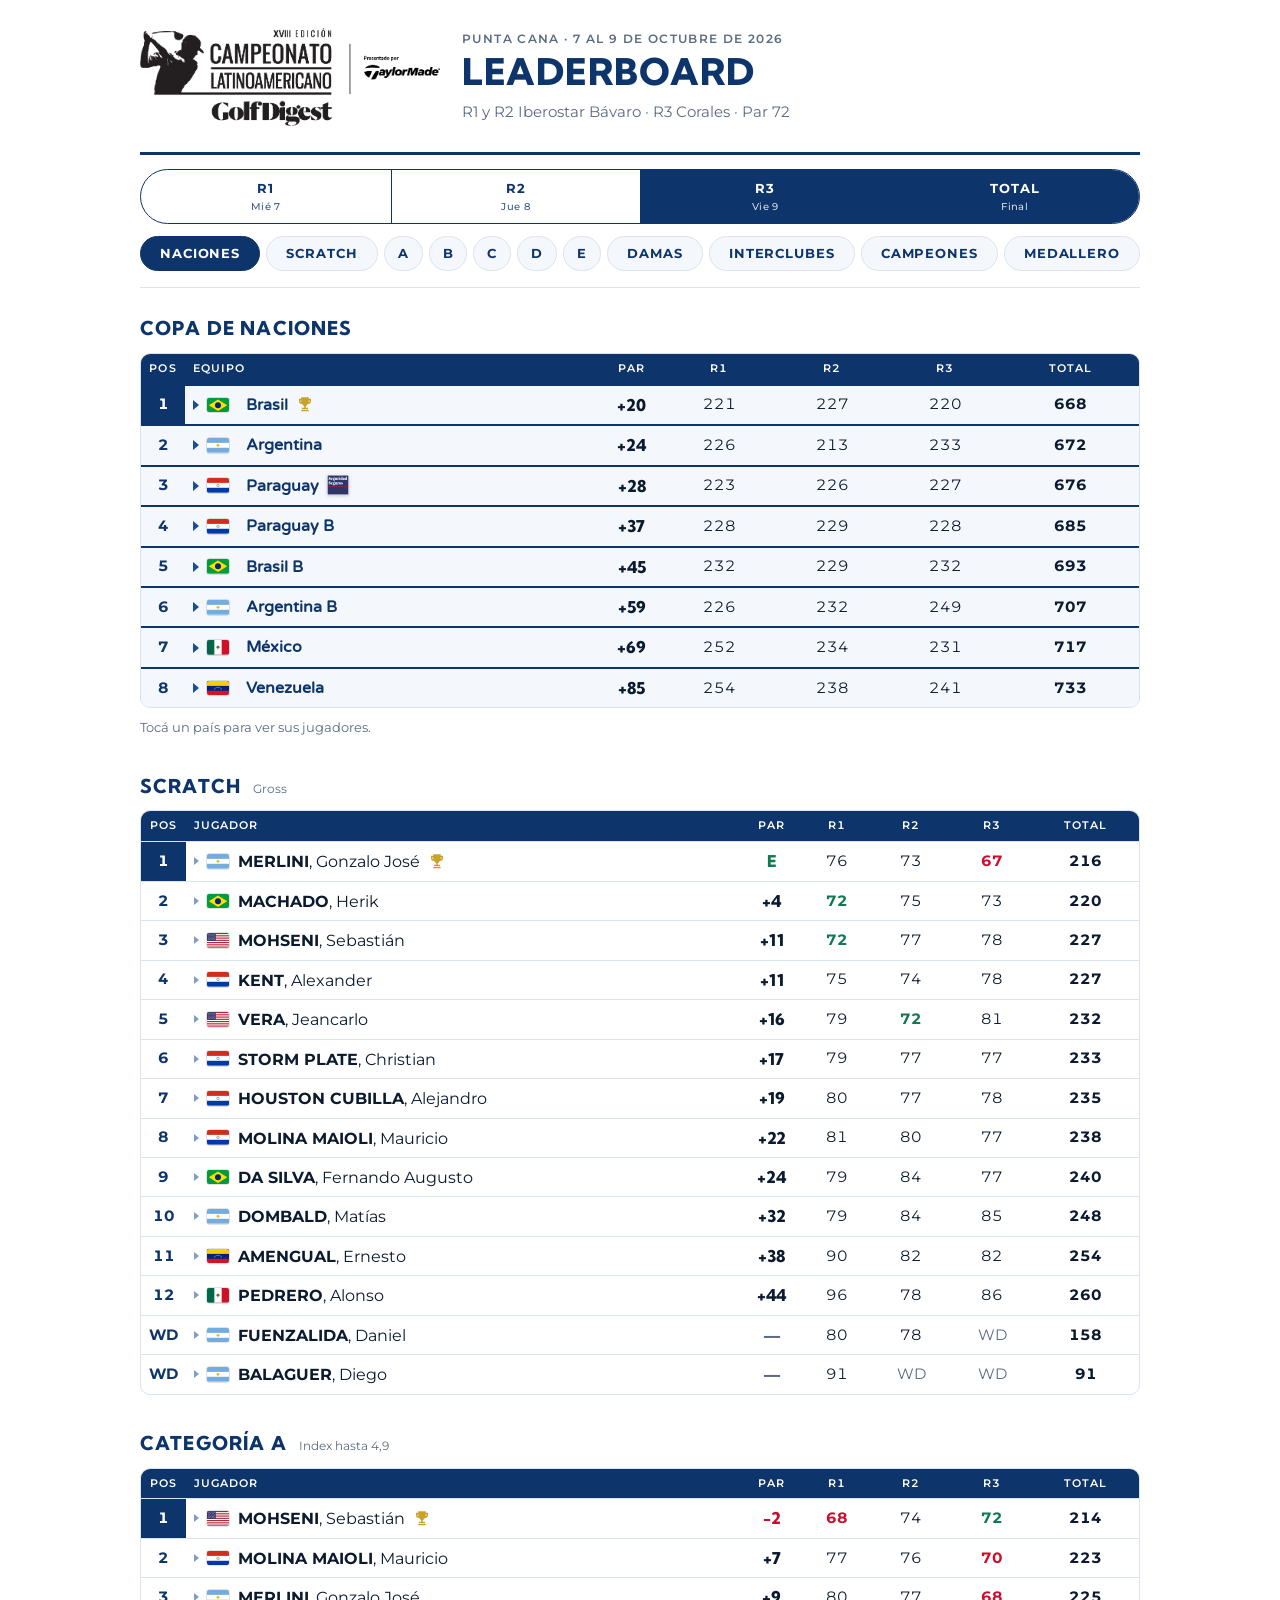
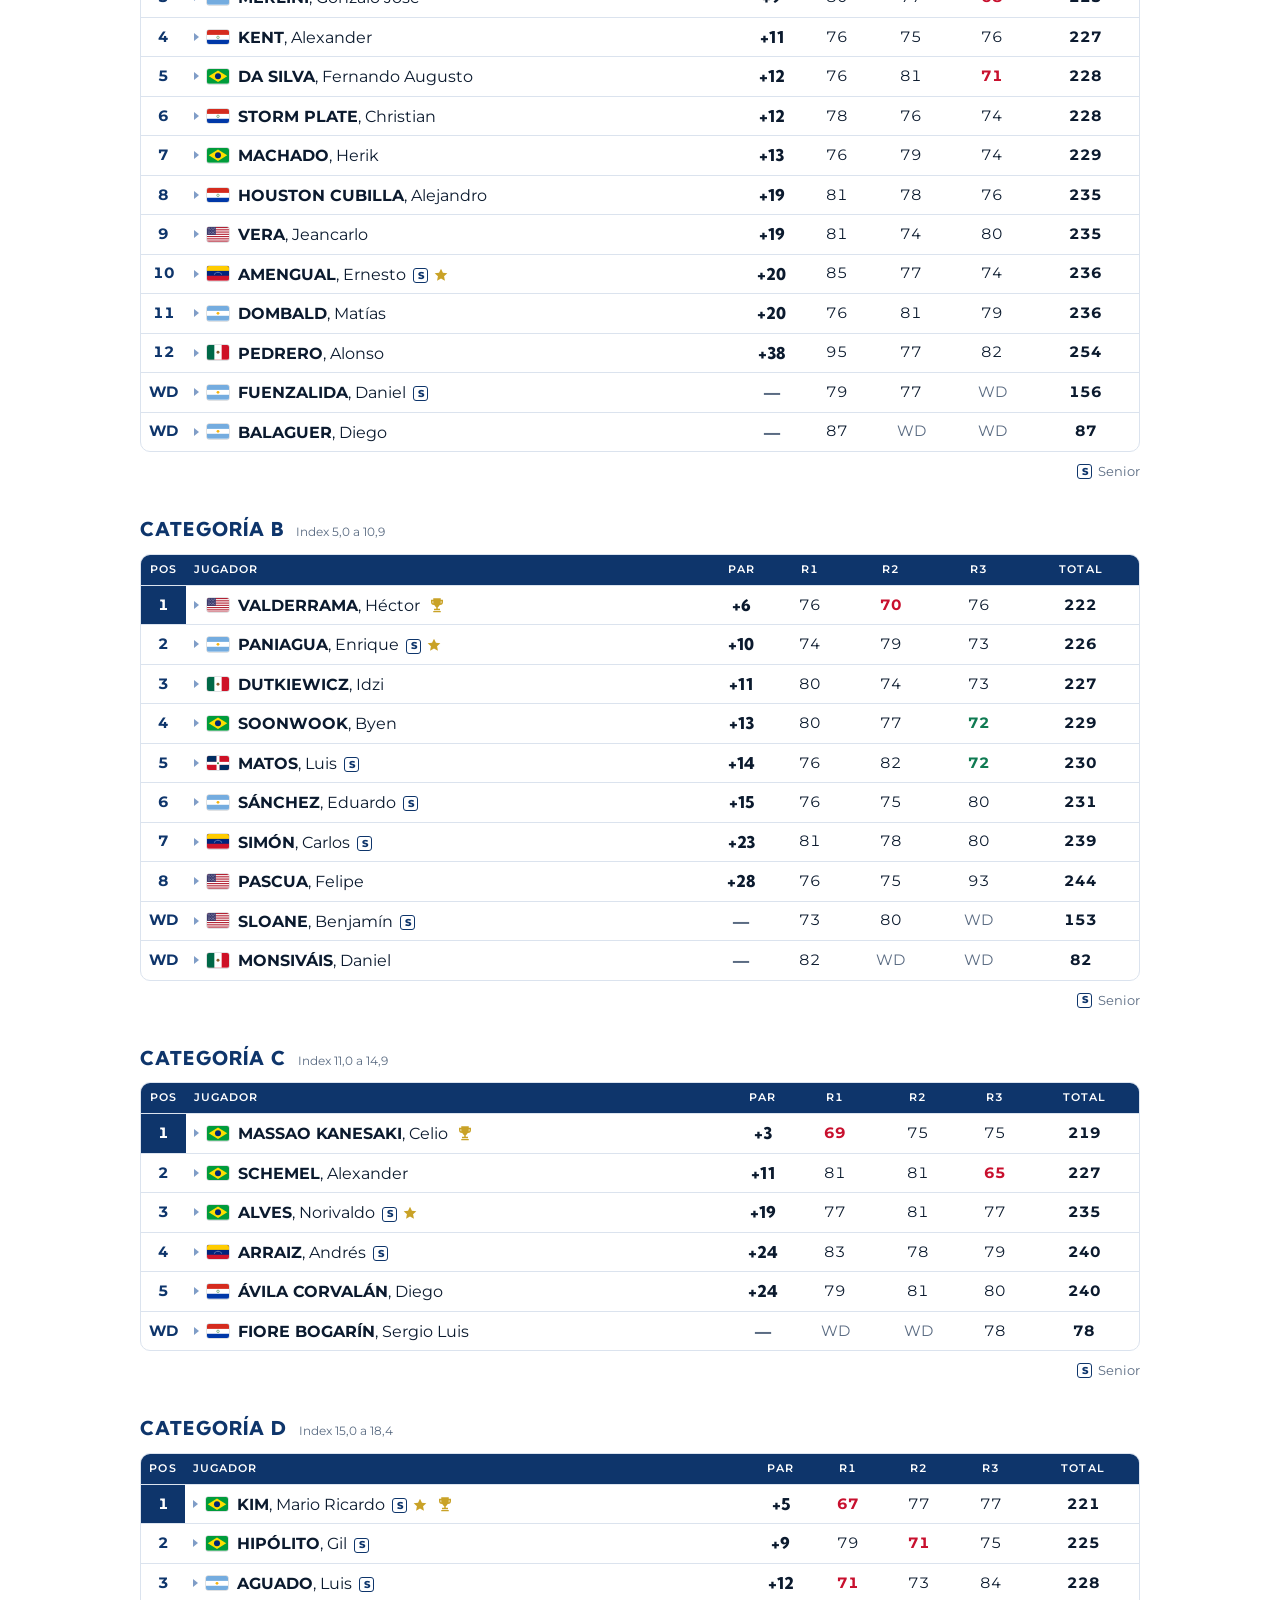
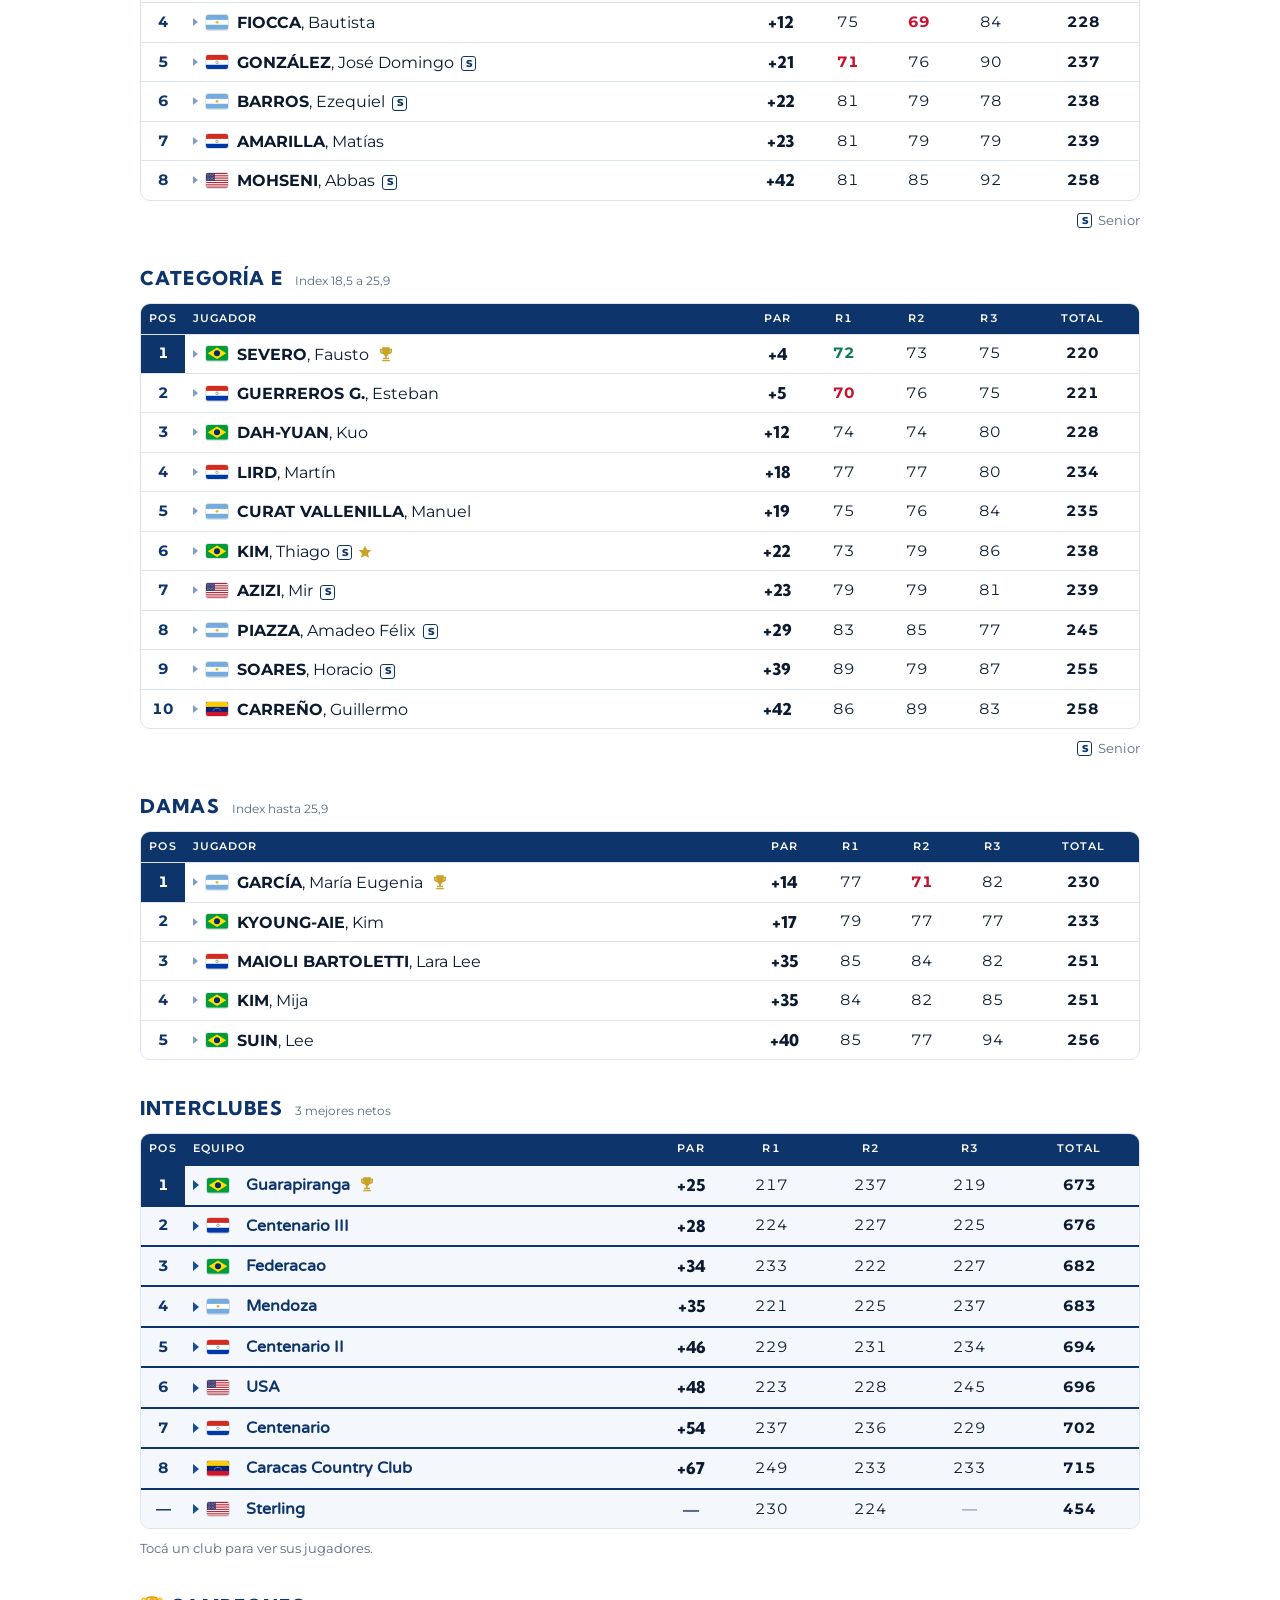
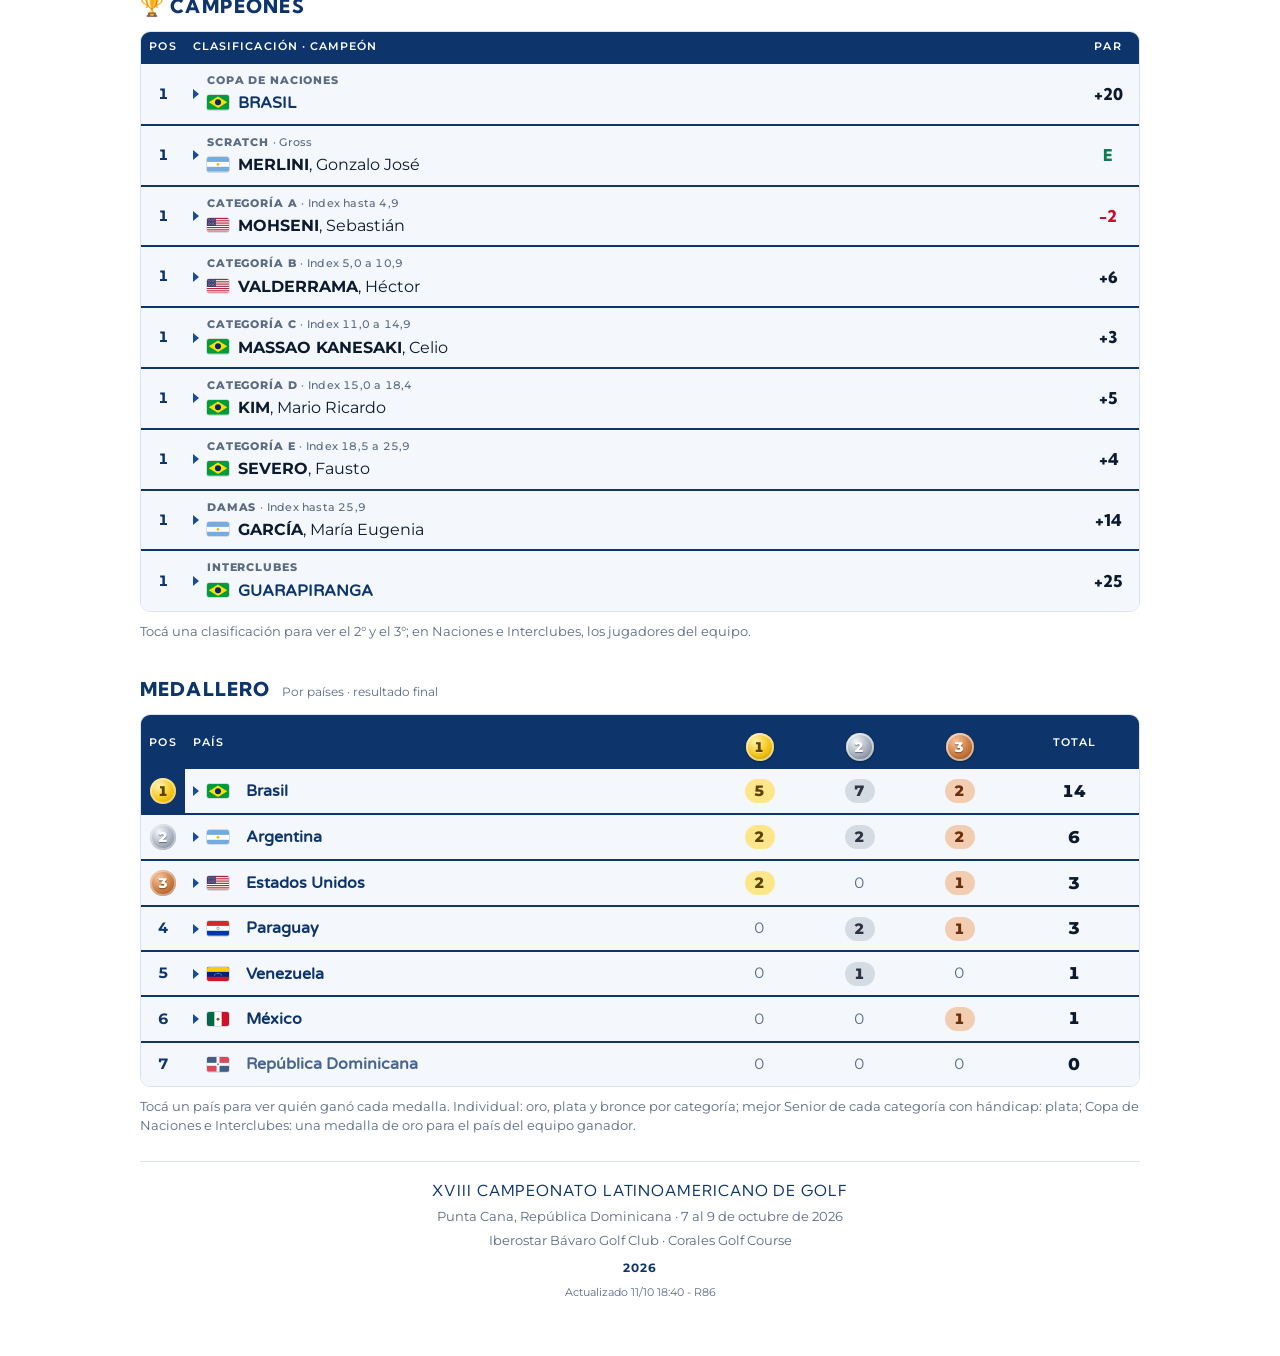
<file: index.html>
<!doctype html><html lang="es"><head><meta charset="utf-8"><meta name="viewport" content="width=device-width,initial-scale=1,viewport-fit=cover"><meta name="robots" content="noindex,nofollow"><meta name="apple-mobile-web-app-capable" content="yes"><meta name="mobile-web-app-capable" content="yes"><meta name="apple-mobile-web-app-title" content="CL 2026"><meta name="theme-color" content="#0e356b"><style>*,*::before,*::after{box-sizing:border-box}:root{padding-top:env(safe-area-inset-top,0px);padding-bottom:env(safe-area-inset-bottom,0px)}body{margin:0}img{max-width:100%}[hidden]{display:none!important}</style><title>Leaderboard · XVIII Campeonato Latinoamericano de Golf</title><meta name="description" content="Resultados del XVIII Campeonato Latinoamericano de Golf: Copa de Naciones, categorías, Seniors e Interclubes. Punta Cana, 7 al 9 de octubre de 2026."><meta property="og:type" content="website"><meta property="og:site_name" content="Campeonato Latinoamericano de Golf 2026"><meta property="og:title" content="Leaderboard · XVIII Campeonato Latinoamericano de Golf"><meta property="og:description" content="Resultados del XVIII Campeonato Latinoamericano de Golf: Copa de Naciones, categorías, Seniors e Interclubes. Punta Cana, 7 al 9 de octubre de 2026."><meta property="og:url" content="https://leaderboard.latinoamericano.golf/"><meta property="og:image" content="https://leaderboard.latinoamericano.golf/og.png"><meta property="og:image:width" content="1200"><meta property="og:image:height" content="630"><meta property="og:image:alt" content="Leaderboard del XVIII Campeonato Latinoamericano de Golf"><meta property="og:locale" content="es_LA"><meta name="twitter:card" content="summary_large_image"><meta name="twitter:title" content="Leaderboard · XVIII Campeonato Latinoamericano de Golf"><meta name="twitter:description" content="Resultados del XVIII Campeonato Latinoamericano de Golf: Copa de Naciones, categorías, Seniors e Interclubes. Punta Cana, 7 al 9 de octubre de 2026."><meta name="twitter:image" content="https://leaderboard.latinoamericano.golf/og.png"><script async src="https://www.googletagmanager.com/gtag/js?id=G-6YMQN8H9XW"></script><script>window.dataLayer=window.dataLayer||[];function gtag(){dataLayer.push(arguments);}gtag("js",new Date());gtag("config","G-6YMQN8H9XW");</script></head><body><title>Leaderboard CL 2026</title>
<link rel="preconnect" href="https://fonts.googleapis.com">
<link rel="stylesheet" href="https://fonts.googleapis.com/css2?family=Kumbh+Sans:wght@600;700;800&family=Varela+Round&family=Montserrat:wght@400;500;600;700&family=Noto+Color+Emoji&display=swap">
<style>
/* Layout: leaderboard de golf en la identidad del Comité: blanco, azul marino y cian; barra de rondas fija, secciones apiladas con tablas de posiciones. */
:root{
  --bg:#ffffff; --surface:#f4f7fb; --fg:#0b1a2e; --muted:#5a6b82; --line:#dbe3ee;
  --accent:#0e356b; --accent-2:#174d99; --cyan:#00cfff; --accent-soft:#e6eef8; --on-accent:#ffffff;
  --under:#c8102e; --nc:#a3afbf; --ok:#0f7a52; --ok-soft:#e3f5ee; --warn:#a15c00; --warn-soft:#fff3e0;
  --display:"Kumbh Sans","Montserrat",system-ui,sans-serif; --sub:"Varela Round","Montserrat",system-ui,sans-serif; --body:"Montserrat",system-ui,sans-serif;
  color-scheme:light;
}
body{background:var(--bg);color:var(--fg);font-family:var(--body);font-size:15px;line-height:1.5}
.wrap{max-width:1040px;margin:0 auto;padding-inline:20px;padding-block:28px 56px;display:grid;gap:26px}
header{display:flex;gap:22px;align-items:center;flex-wrap:wrap}
.logo{width:min(100%,300px);height:auto;flex:none}
.titles{min-width:0;flex:1 1 260px;display:grid;gap:4px}
.eyebrow{font-size:.72rem;font-weight:600;letter-spacing:.12em;text-transform:uppercase;color:var(--muted)}
h1,h2,h3{font-family:var(--display);margin:0;text-wrap:balance}
h1{font-size:clamp(1.6rem,4vw,2.3rem);font-weight:800;line-height:1.1;text-transform:uppercase;letter-spacing:.02em;color:var(--accent)}
.sub{color:var(--muted)}
.bar{position:sticky;top:env(safe-area-inset-top,0px);z-index:5;background:var(--bg);padding-block:14px;border-top:3px solid var(--accent);border-bottom:1px solid var(--line);display:grid;gap:10px}
.seg{display:grid;grid-template-columns:repeat(4,minmax(0,1fr));border:1.5px solid var(--accent);border-radius:999px;overflow:hidden;width:100%}
.seg button{all:unset;cursor:pointer;text-align:center;padding:9px 6px;font-weight:700;font-size:.82rem;letter-spacing:.08em;text-transform:uppercase;color:var(--accent)}
.seg button+button{border-left:1px solid var(--accent)}
.seg button[aria-pressed="true"]{background:var(--accent);color:var(--on-accent)}
.seg button:disabled{opacity:.35;cursor:not-allowed}
.seg button:focus-visible{outline:3px solid var(--cyan);outline-offset:-3px}
.seg small{display:block;font-weight:500;font-size:.62rem;letter-spacing:.04em;text-transform:none;opacity:.8}
.nav{display:flex;gap:6px;overflow-x:auto;scrollbar-width:none;padding-bottom:2px}
.nav a{flex:none;font-size:.72rem;font-weight:600;letter-spacing:.06em;text-transform:uppercase;text-decoration:none;color:var(--accent-2);border:1.5px solid var(--line);border-radius:999px;padding:5px 11px}
.nav a:hover,.nav a:focus-visible{border-color:var(--accent-2);outline:none}
.status{display:flex;flex-wrap:wrap;gap:8px;align-items:center;font-size:.85rem;color:var(--muted)}
.pill{font-size:.72rem;font-weight:600;padding:3px 9px;border-radius:999px;background:var(--surface);border:1px solid var(--line);color:var(--muted)}
.pill.live{background:var(--ok-soft);color:var(--ok);border-color:transparent}
.pill.wait{background:var(--warn-soft);color:var(--warn);border-color:transparent}
section.board{display:grid;gap:10px;scroll-margin-top:130px}
.board>.hd{display:flex;align-items:baseline;gap:12px;flex-wrap:wrap}
h2{font-size:1.2rem;font-weight:800;text-transform:uppercase;letter-spacing:.06em;color:var(--accent)}
.board>.hd span{font-size:.78rem;color:var(--muted)}
h3{font-family:var(--display);font-weight:800;font-size:.9rem;letter-spacing:.06em;text-transform:uppercase;color:var(--accent-2);margin-top:6px}
.tbl{overflow-x:auto;border:1px solid var(--line);border-radius:10px}
table{width:100%;border-collapse:collapse;font-variant-numeric:tabular-nums;font-size:.9rem}
thead th{background:var(--accent);color:var(--on-accent);font-size:.66rem;font-weight:600;letter-spacing:.1em;text-transform:uppercase;text-align:center;padding:7px 8px;white-space:nowrap}
thead th.l{text-align:left}
td{padding:7px 8px;border-top:1px solid var(--line);text-align:center;white-space:nowrap}
td.l{text-align:left;white-space:normal;min-width:180px}
td.pos{font-weight:700;color:var(--accent);width:44px}
td.par{font-family:var(--display);font-weight:800;font-size:1.02rem;width:62px}
.u{color:var(--under)}
.e{color:var(--fg)}
.ev{color:#0f7a52}
td.u:not(.par),td.ev:not(.par){font-weight:700}
.sum small.u{color:var(--under)}
.sum small.ev{color:#0f7a52}
.nm b{font-weight:700}
.cc{display:inline-block;margin-left:6px;font-size:.66rem;font-weight:700;letter-spacing:.06em;color:var(--accent-2);background:var(--accent-soft);border-radius:4px;padding:1px 5px;vertical-align:1px}
.tag{display:inline-block;margin-left:4px;font-size:.62rem;font-weight:700;color:var(--muted);border:1px solid var(--line);border-radius:4px;padding:0 4px;vertical-align:1px}
.adj{font-size:.66rem;color:var(--ok);font-weight:700;margin-left:2px}
td.dim{color:var(--muted)}
tbody tr.top td.pos{color:var(--on-accent);background:var(--accent)}
tr.team td{background:var(--surface);border-top:2px solid var(--accent)}
tr.team td.l{white-space:nowrap}
@media (max-width:600px){tr.team td.l{white-space:normal}.tg{align-items:center}.tg b{text-wrap:balance}}
tr.team td.l b{font-family:var(--sub);font-weight:700;font-size:1.02rem;color:var(--accent)}
tr.mem td{font-size:.84rem;border-top:1px dashed var(--line);padding-block:4px}
tr.mem td.l{padding-left:22px}
.cnt{font-weight:700;color:var(--fg)}
.cnt.u{color:var(--under)}
.cnt.ev{color:#0f7a52}
.nc{color:var(--nc);text-decoration:line-through;text-decoration-color:var(--under);text-decoration-thickness:1.5px}
.note{text-wrap:pretty;font-size:.8rem;color:var(--muted);margin:0}
.empty{padding:16px;border:1px dashed var(--line);border-radius:10px;color:var(--muted);font-size:.9rem}
/* carga */
details.entry{border:1.5px solid var(--accent-2);border-radius:10px;padding:12px 16px;background:var(--surface)}
details.entry>summary{cursor:pointer;font-weight:700;color:var(--accent-2);font-size:.85rem;letter-spacing:.06em;text-transform:uppercase}
.entry .ctl{display:flex;flex-wrap:wrap;gap:10px;align-items:center;margin-block:12px}
.entry select,.entry input{font:inherit;font-size:.9rem;border:1.5px solid var(--line);border-radius:6px;padding:5px 7px;background:var(--bg);color:var(--fg)}
.entry input{width:64px;text-align:center}
.entry input:focus,.entry select:focus{outline:2px solid var(--cyan);border-color:var(--accent-2)}
.entry .grp{font-size:.72rem;font-weight:700;letter-spacing:.08em;color:var(--accent);text-transform:uppercase;padding-top:10px}
.entry td{padding:4px 6px}
.saved{font-size:.72rem;color:var(--ok);font-weight:600}
.err{font-size:.72rem;color:var(--under);font-weight:600}
footer{color:var(--muted);font-size:.82rem;border-top:1px solid var(--line);padding-top:18px;display:grid;gap:4px;text-align:center}
footer>div{text-wrap:balance}
footer .ft{font-family:var(--display);color:var(--accent);font-size:.95rem;letter-spacing:.06em;text-transform:uppercase}
footer .nb,.sub .nb{white-space:nowrap}
@media (max-width:600px){footer .dot{display:none} footer .nb{display:block}}
footer .fs{margin-top:6px;font-weight:700;color:var(--accent);font-size:.72rem;letter-spacing:.08em;text-transform:uppercase}
@media (max-width:600px){
  .wrap{padding-inline:16px}
  td,thead th{padding-inline:6px}
  td.l{min-width:150px}
  .hide-s{display:none}
}
@media (prefers-reduced-motion:reduce){*{scroll-behavior:auto!important}}
html{scroll-behavior:smooth}
.cnav{display:flex;gap:6px;overflow-x:auto;scrollbar-width:none;-webkit-overflow-scrolling:touch;margin-inline:-2px;padding:2px}
.cnav::-webkit-scrollbar{display:none}
.cnav a{flex:1 0 auto;text-align:center;font-size:.72rem;font-weight:700;letter-spacing:.07em;text-transform:uppercase;text-decoration:none;color:var(--accent);background:var(--surface);border:1.5px solid var(--line);border-radius:999px;padding:6px 11px;transition:background .15s,color .15s,border-color .15s}
.cnav a.l{min-width:2.1em;padding-inline:8px}
.cnav a:hover{border-color:var(--accent)}
.cnav a:focus-visible{outline:3px solid var(--cyan);outline-offset:1px}
.cnav a[aria-current="true"]{background:var(--accent);border-color:var(--accent);color:var(--on-accent)}
@media (min-width:900px){.cnav a{font-size:.8rem;padding:7px 14px}}
@media (max-width:899px){
.cnav{display:grid;grid-template-columns:repeat(6,minmax(0,1fr));overflow:visible;gap:5px}
.cnav a{padding:6px 2px;font-size:.68rem;letter-spacing:.05em}
.cnav a[href="#naciones"]{grid-column:1/3;grid-row:1}
.cnav a[href="#scratch"]{grid-column:3/5;grid-row:1}
.cnav a[href="#interclubes"]{grid-column:5/7;grid-row:1}
.cnav a[href="#campeones"]{grid-column:1/4;grid-row:3}
.cnav a[href="#medallero"]{grid-column:4/7;grid-row:3}
.cnav a.l,.cnav a[href="#cat-Damas"]{grid-row:2;min-width:0}
}
@media (max-width:899px){
.bar{padding-block:8px;gap:7px}
.seg button{padding:7px 4px;font-size:.78rem;display:flex;justify-content:center;align-items:baseline;gap:5px}
.seg small{display:inline;font-size:.62rem}
.seg button[data-v="tot"] small{display:none}
.cnav{gap:4px}
.cnav a{padding:4px 2px;font-size:.64rem;border-width:1px}
}
/* cabecera fija que se achica */
.top{position:fixed;left:0;right:0;top:0;z-index:10;background:var(--bg);padding-top:env(safe-area-inset-top,0px);transition:box-shadow .3s}
.topin{max-width:1040px;margin:0 auto;padding-inline:20px;padding-top:28px;display:grid;gap:26px;transition:padding .35s ease,gap .35s ease}
.top .bar{position:static}
.wrap{padding-top:calc(var(--toph,330px) + 26px)}
.logo{transition:width .35s ease,opacity .15s;cursor:pointer}
.logo:active{opacity:.6}
.logo:focus-visible{outline:3px solid var(--cyan);outline-offset:4px;border-radius:4px}
header{transition:gap .35s ease}
.titles{transition:flex-basis .35s ease}
.eyebrow,.titles .sub{max-height:4.5em;overflow:hidden;transition:max-height .3s ease,opacity .25s ease}
h1{transition:font-size .35s ease}
.top.mini{box-shadow:0 6px 18px -12px rgba(15,35,70,.45)}
.top.mini .topin{padding-top:10px;gap:10px}
.top.mini header{flex-wrap:nowrap;justify-content:space-between;gap:12px}
.top.mini .logo{width:min(166px,calc(100vw - 214px))}
.top.mini .titles{flex:0 1 auto;text-align:right}
.top.mini .eyebrow,.top.mini .titles .sub{max-height:0;opacity:0}
.top.mini h1{font-size:1.25rem;letter-spacing:.08em}
.rpill{all:unset;display:inline-block;justify-self:end;cursor:pointer;background:var(--accent);color:var(--on-accent);font-weight:700;font-size:.72rem;letter-spacing:.08em;text-transform:uppercase;border-radius:999px;padding:0 12px;max-height:0;opacity:0;overflow:hidden;transition:max-height .3s ease,opacity .25s ease,padding .3s ease,margin .3s ease}
.rpill:focus-visible{outline:3px solid var(--cyan);outline-offset:2px}
.top.mini .rpill{max-height:2.4em;opacity:1;padding:4px 12px;margin-top:4px}
.top.mini .titles{display:grid;justify-items:end}
.seg{max-height:5em;transition:max-height .35s ease,opacity .25s ease,border-width .35s ease}
.bar{transition:gap .35s ease,padding .35s ease}
.top.mini .seg{max-height:0;opacity:0;border-width:0}
.top.mini .bar{gap:0;padding-block:10px}
.top.notr,.top.notr *{transition:none!important}
.seg button{transition:padding .35s ease}
.top.mini .seg button{padding-block:6px;display:flex;justify-content:center;align-items:baseline;gap:6px}
.top.mini .seg small{display:inline}
@media (min-width:900px){.top.mini .logo{width:182px}.top.mini h1{font-size:1.5rem}}
@media (max-width:600px){.topin{padding-inline:16px;padding-top:20px;gap:18px}}
section.board{scroll-margin-top:var(--barh,140px)}
.spn{display:inline-block;vertical-align:middle;width:auto;box-shadow:0 1px 3px rgba(0,0,0,.18)}
.spn.spt{height:20px;margin-left:8px;vertical-align:-4px}
.rh .spd{margin-left:auto;display:flex;align-items:center;align-self:center}
.spn.spl{height:46px}
@media (max-width:600px){.spn.spl{height:40px}}
.md{position:relative;display:inline-grid;place-items:center;width:22px;height:22px;border-radius:50%;vertical-align:-5px;margin-top:6px;font-style:normal}
.md b{position:relative;font-size:.72rem;font-weight:800;line-height:1;color:#fff;text-shadow:0 1px 0 rgba(0,0,0,.25)}
.md::before{content:"";position:absolute;inset:0;border-radius:50%;box-shadow:inset 0 0 0 2px rgba(255,255,255,.55),inset 0 -2px 3px rgba(0,0,0,.18),0 1px 3px rgba(0,0,0,.3)}
.md i{position:absolute;left:50%;top:-7px;width:10px;height:9px;transform:translateX(-50%);clip-path:polygon(0 0,100% 0,78% 100%,22% 100%);z-index:-1}
.md.oro{background:radial-gradient(circle at 35% 30%,#fff3b0,#f5c518 50%,#c99a00)}.md.oro i{background:#c8102e}.md.oro b{color:#5c4300;text-shadow:0 1px 0 rgba(255,255,255,.4)}
.md.plata{background:radial-gradient(circle at 35% 30%,#f4f6f9,#a7b0bd 50%,#5f6b7b)}.md.plata i{background:#1f5fd1}.md.plata b{color:#fff;text-shadow:0 1px 1px rgba(30,40,55,.55)}
.md.bronce{background:radial-gradient(circle at 35% 30%,#f7c3a0,#cd7f45 48%,#8a4517)}.md.bronce b{color:#fff;text-shadow:0 1px 1px rgba(70,25,0,.6)}.md.bronce i{background:#0f7a52}
.md.big{width:28px;height:28px;vertical-align:-9px;margin-top:8px}.md.big b{font-size:.9rem}.md.big i{top:-9px;width:13px;height:11px}
table.med th{text-align:center;padding-block:10px 6px}table.med th.l{text-align:left}
table.med td.mn{text-align:center}table.med td.mt{font-weight:800;text-align:center;font-size:1.05rem}
.mc{display:inline-block;min-width:30px;padding:3px 8px;border-radius:999px;font-weight:800;font-size:.95rem;line-height:1.2}
.mc.oro{background:#fde68a;color:#5c4300}.mc.plata{background:#d5dbe3;color:#2b3442}.mc.bronce{background:#f2cdb1;color:#6b2f0b}
.pd{display:inline-grid;place-items:center;width:26px;height:26px;border-radius:50%;font-weight:800;font-size:.85rem;color:#fff;box-shadow:inset 0 0 0 2px rgba(255,255,255,.4)}
.pd.p1{background:radial-gradient(circle at 35% 30%,#fff3b0,#f5c518 55%,#c99a00);color:#5c4300}.pd.p2{background:radial-gradient(circle at 35% 30%,#f4f6f9,#a7b0bd 55%,#5f6b7b);color:#fff;text-shadow:0 1px 1px rgba(30,40,55,.55)}.pd.p3{background:radial-gradient(circle at 35% 30%,#f7c3a0,#cd7f45 50%,#8a4517);text-shadow:0 1px 1px rgba(70,25,0,.6)}
table.med tr.mrow td{padding-block:9px}table.med tr.mem td.nm .md{margin-right:9px;margin-top:0;vertical-align:-6px}.mw{display:block;padding-left:29px;color:var(--muted);font-size:.8rem}
@media (max-width:520px){table.med{font-size:.85rem}table.med td,table.med th{padding-inline:3px}.mc{min-width:22px;padding:2px 5px;font-size:.8rem}.md.big{width:22px;height:22px;vertical-align:-7px}.md.big b{font-size:.75rem}.pd{width:22px;height:22px;font-size:.75rem}table.med td.mt{font-size:.9rem}table.med .tg{gap:4px}table.med tr.mem td.l{padding-left:4px}table.med col.c{width:13%}}
table.champ th.l{text-align:left}
table.champ tr.crow td{padding-block:8px}
table.champ .kc{display:flex;flex-direction:column;align-items:flex-start;gap:2px;text-align:left}
table.champ .kl{font-size:.68rem;font-weight:800;letter-spacing:.08em;text-transform:uppercase;color:var(--muted)}
table.champ .kl small{font-size:inherit;font-weight:500;letter-spacing:.02em;text-transform:none}
table.champ .kw{display:block;white-space:nowrap;font-size:1.02rem;color:var(--fg)}
table.champ .tg .kw b{font-family:var(--body);font-size:inherit;font-weight:700;color:var(--fg)!important}table.champ .tg .kw b.tn{color:var(--accent)!important;font-family:var(--sub)}
table.champ tr.kp td.l{padding-left:30px}
table.champ .tg[disabled]{cursor:default}table.champ .tg[disabled] .car{visibility:hidden}
@media (max-width:520px){table.champ .kl{font-size:.6rem;letter-spacing:.05em}table.champ .kw{font-size:.86rem}table.champ tr.kp td.l{padding-left:22px}}
table.med .tg[disabled]{cursor:default;opacity:.75}table.med .tg[disabled] .car{visibility:hidden}
@media (prefers-color-scheme:dark){:root:not([data-theme="light"]) .mc.oro{background:#5a4610;color:#ffe9a3}:root:not([data-theme="light"]) .mc.plata{background:#3a414c;color:#e3e7ec}:root:not([data-theme="light"]) .mc.bronce{background:#5a3214;color:#f6c9a0}}
footer .upd{margin-top:2px;font-size:.7rem;color:var(--muted)}
</style>
<style>
.fl{font-family:"Noto Color Emoji","Apple Color Emoji","Segoe UI Emoji",sans-serif;margin-right:7px;font-size:1.05em;vertical-align:-1px}
.sr{display:inline-grid;place-items:center;width:15px;height:15px;margin-left:7px;font-size:.6rem;font-weight:800;line-height:1;color:var(--accent);border:1.5px solid var(--accent);border-radius:3px;vertical-align:1px}
.sr{position:relative;cursor:pointer}
.sr::after{content:attr(data-tip);position:absolute;left:calc(100% + 6px);top:50%;transform:translateY(-50%);background:var(--accent);color:var(--on-accent);font-size:.68rem;font-weight:600;letter-spacing:.02em;padding:3px 7px;border-radius:5px;white-space:nowrap;opacity:0;pointer-events:none;transition:opacity .12s;z-index:2}
.sr.on::after,.sr:focus-visible::after{opacity:1}
@media (hover:hover){.sr:hover::after{opacity:1}}
.sr:focus-visible{outline:2px solid var(--cyan);outline-offset:1px}
.flg{width:20px;height:13.33px;margin-right:7px;vertical-align:-1.5px;border-radius:2px;box-shadow:0 0 0 .5px rgba(11,26,46,.25)}
td.nm{white-space:nowrap}
.fni,.fnx,.lnx{display:none}
@media (min-width:900px){.fnx,.lnx{display:inline}.fnf,.lns{display:none}table{font-size:.95rem}td.nm{font-size:1.02rem}tr.mem td,tr.mem td.nm{font-size:.94rem}.flg{width:22px;height:14.67px;margin-right:9px}}
@media (max-width:600px){.fni{display:inline}.fnf{display:none}td.l{min-width:0}
  table{font-size:.8rem} td,thead th{padding-inline:3px} td:first-child,thead th:first-child{padding-left:3px} td:last-child,thead th:last-child{padding-right:4px} thead th{letter-spacing:0}
  td.par{font-size:.86rem;width:auto} td.pos{width:auto} thead th{font-size:.6rem} .pb .car{display:none} .flg{width:15px;height:10px;margin-right:3px}
  .sr{margin-left:6px;width:13px;height:13px;font-size:.55rem} .star,.cup{margin-left:1px;width:12px;height:12px}
  td.nm{font-size:.75rem;letter-spacing:-.015em} tr.team td.l b{font-size:.9rem} .tg{gap:5px} tr.mem td.l{padding-left:6px} tr.team td.l{padding-left:12px}}
.note.leg{display:flex;align-items:center;justify-content:flex-end;gap:6px}
.note.leg .sr{margin-left:0;cursor:default}
.note.leg .sr::after{display:none}
.star{width:16px;height:16px;fill:#c9a227;vertical-align:-3px;margin-left:5px}
.cup{width:18px;height:18px;fill:#c9a227;vertical-align:-3px;margin-left:8px}
tbody tr.lead td.pos{color:var(--on-accent);background:var(--accent)}
td.live{color:var(--accent-2);font-weight:700}
.tg{all:unset;cursor:pointer;display:inline-flex;align-items:center;gap:8px}
.tg:focus-visible{outline:3px solid var(--cyan);outline-offset:2px;border-radius:4px}
.tg b{font-family:var(--sub);font-weight:700;font-size:1.02rem;color:var(--accent)}
.car{width:0;height:0;border-left:6px solid var(--accent-2);border-top:5px solid transparent;border-bottom:5px solid transparent;transition:transform .15s}
.tg[aria-expanded="true"] .car{transform:rotate(90deg)}
.cnt-m{font-size:.66rem;color:var(--muted);border:1px solid var(--line);border-radius:999px;padding:0 6px}
.pb{all:unset;cursor:pointer;display:inline}
.pb .car{display:inline-block;vertical-align:2px}
.pb .car{margin-right:8px;border-left-width:5px;border-top-width:4px;border-bottom-width:4px;opacity:.55}
.pb[aria-expanded="true"] .car{transform:rotate(90deg);opacity:1}
.pb:focus-visible{outline:3px solid var(--cyan);outline-offset:2px;border-radius:4px}
tr.det>td{background:var(--surface);padding:12px 10px;text-align:left;white-space:normal}
.rcs{display:grid;gap:14px;position:sticky;left:10px}
.rc{display:grid;gap:8px}
.rh{display:flex;gap:10px;align-items:baseline;font-size:.82rem}.rh b{color:var(--accent);letter-spacing:.06em}.rh span{color:var(--muted)}
.nines{display:grid;grid-template-columns:repeat(auto-fit,minmax(min(100%,300px),1fr));gap:8px}
table.nine{width:100%;table-layout:fixed;border-collapse:collapse;background:var(--bg);border:1px solid var(--line);border-radius:8px;overflow:hidden;font-size:.8rem}
table.nine th,table.nine td{padding:5px 0;text-align:center;border-top:1px solid var(--line)}
table.nine th:first-child{width:54px;text-align:left;padding-left:8px;font-weight:600;color:var(--muted);font-size:.68rem;letter-spacing:.04em;text-transform:uppercase}
table.nine tr.hh th{border-top:0;background:var(--accent);color:var(--on-accent);font-weight:700;font-size:.7rem}
table.nine tr.hh th:first-child{color:var(--on-accent)}
table.nine tr.pp td{color:var(--muted)}
table.nine td:last-child,table.nine th:last-child{width:40px;border-left:1px solid var(--line)}
.sk{display:inline-grid;place-items:center;width:20px;height:20px;line-height:1}
.sk.bi{border:1.5px solid var(--under);border-radius:50%;color:var(--under);font-weight:700}
.sk.eg{border:1.5px solid var(--under);border-radius:50%;color:var(--on-accent);background:var(--under);font-weight:700}
.sk.bo{border:1px solid var(--muted)}
.sk.db{border:1px solid var(--muted);outline:1px solid var(--muted);outline-offset:1px}
.sum{display:flex;flex-wrap:wrap;gap:6px 18px;font-size:.85rem}.sum small{color:var(--muted)}
.banner{margin:0;padding:12px 16px;border-radius:10px;background:var(--warn-soft);color:var(--warn);font-weight:600;font-size:.9rem}
</style>
<div class="top" id="top"><div class="topin">
  <header>
    <img class="logo" src="[data-uri]" alt="XVIII Campeonato Latinoamericano de Golf">
    <div class="titles">
      <div class="eyebrow">Punta Cana · 7 al 9 de octubre de 2026</div>
      <h1>Leaderboard</h1>
      <button type="button" class="rpill" id="rpill" tabindex="-1" aria-label="Cambiar ronda"></button>
      <div class="sub"><span class="nb">R1 y R2 Iberostar Bávaro</span> · <span class="nb">R3 Corales</span> · <span class="nb">Par 72</span></div>
    </div>
  </header>

  <div class="bar">
    <div class="seg" role="group" aria-label="Ronda">
      <button type="button" data-v="r1" aria-pressed="false">R1<small>Mié 7</small></button>
      <button type="button" data-v="r2" aria-pressed="false">R2<small>Jue 8</small></button>
      <button type="button" data-v="r3" aria-pressed="false">R3<small>Vie 9</small></button>
      <button type="button" data-v="tot" aria-pressed="false">Total<small>Final</small></button>
    </div>
    <nav class="cnav" id="cnav" aria-label="Ir a categoría">
      <a href="#naciones">Naciones</a><a href="#scratch">Scratch</a><a href="#cat-A" class="l">A</a><a href="#cat-B" class="l">B</a><a href="#cat-C" class="l">C</a><a href="#cat-D" class="l">D</a><a href="#cat-E" class="l">E</a><a href="#cat-Damas">Damas</a><a href="#interclubes">Interclubes</a><a href="#campeones">Resultados</a><a href="#medallero">Medallero</a>
    </nav>
  </div>
</div></div>
<div class="wrap">
  <p class="banner" id="banner" hidden></p>
  <main id="boards" style="display:grid;gap:34px"></main>

  <footer class="inst">
    <div class="ft">XVIII Campeonato Latinoamericano de Golf</div>
    <div><span class="nb">Punta Cana, República Dominicana</span><span class="dot"> · </span><span class="nb">7 al 9 de octubre de 2026</span></div>
    <div><span class="nb">Iberostar Bávaro Golf Club</span><span class="dot"> · </span><span class="nb">Corales Golf Course</span></div>
    <div class="fs">2026</div>
    <div class="upd" id="upd"></div>
  </footer>
</div>
<script>
const SHEET = '1jxcTguMRh_5O1KulgI2xV7_UiC5Blj27go1vF2US-lo';
const FALLBACK = [{"id":"machado-herik","last":"MACHADO","first":"Herik","ln":"MACHADO","fn":"Herik","c":"BRA","cn":"Brasil","cat":"A","sc":true,"sr":false,"team":"Brasil","club":"","hi":-4,"hc":-1,"g":"M","idx":-3.5,"t1":["1","08:10",4],"t2":["10","08:20",2]},{"id":"merlini-gonzalo","last":"MERLINI","first":"Gonzalo José","ln":"MERLINI","fn":"Gonzalo","c":"ARG","cn":"Argentina","cat":"A","sc":true,"sr":false,"team":"Argentina","club":"","hi":-4,"hc":-1,"g":"M","idx":-3.3,"t1":["1","08:10",3],"t2":["10","08:20",1]},{"id":"vera-jeancarlo","last":"VERA","first":"Jeancarlo","ln":"VERA","fn":"Jeancarlo","c":"USA","cn":"Estados Unidos","cat":"A","sc":false,"sr":false,"team":"","club":"Sterling","hi":-2,"hc":1,"g":"M","idx":-1.6,"t1":["10","08:40",1],"t2":["1","08:40",1]},{"id":"houston-alejandro","last":"HOUSTON CUBILLA","first":"Alejandro","ln":"HOUSTON","fn":"Alejandro","c":"PAR","cn":"Paraguay","cat":"A","sc":true,"sr":false,"team":"Paraguay B","club":"","hi":-1,"hc":2,"g":"M","idx":-0.4,"t1":["1","08:20",2],"t2":["10","08:20",4]},{"id":"kent-alexander","last":"KENT","first":"Alexander","ln":"KENT","fn":"Alexander","c":"PAR","cn":"Paraguay","cat":"A","sc":true,"sr":false,"team":"Paraguay","club":"","hi":-1,"hc":2,"g":"M","idx":-0.3,"t1":["1","08:10",1],"t2":["10","08:10",1]},{"id":"storm-christian","last":"STORM PLATE","first":"Christian","ln":"STORM","fn":"Christian","c":"PAR","cn":"Paraguay","cat":"A","sc":false,"sr":false,"team":"Paraguay","club":"","hi":1,"hc":3,"g":"M","idx":0.7,"t1":["1","08:40",1],"t2":["10","08:30",1]},{"id":"pedrero-alonso","last":"PEDRERO","first":"Alonso","ln":"PEDRERO","fn":"Alonso","c":"MEX","cn":"México","cat":"A","sc":true,"sr":false,"team":"México","club":"","hi":1,"hc":4,"g":"M","idx":1.0,"t1":["1","08:10",2],"t2":["10","08:10",2]},{"id":"fuenzalida-daniel","last":"FUENZALIDA","first":"Daniel","ln":"FUENZALIDA","fn":"Daniel","c":"ARG","cn":"Argentina","cat":"A","sc":false,"sr":true,"team":"","club":"Mendoza","hi":1,"hc":4,"g":"M","idx":1.5,"t1":["10","08:50",1],"t2":["1","08:20",1]},{"id":"da-silva-fernando","last":"DA SILVA","first":"Fernando Augusto","ln":"DA SILVA","fn":"Fernando","c":"BRA","cn":"Brasil","cat":"A","sc":true,"sr":false,"team":"Brasil B","club":"","hi":3,"hc":6,"g":"M","idx":2.7,"t1":["1","08:20",4],"t2":["10","08:10",4]},{"id":"dombald-matias","last":"DOMBALD","first":"Matías","ln":"DOMBALD","fn":"Matías","c":"ARG","cn":"Argentina","cat":"A","sc":true,"sr":false,"team":"Argentina B","club":"","hi":3,"hc":6,"g":"M","idx":2.8,"t1":["1","08:20",3],"t2":["10","08:10",3]},{"id":"balaguer-diego","last":"BALAGUER","first":"Diego","ln":"BALAGUER","fn":"Diego","c":"ARG","cn":"Argentina","cat":"A","sc":false,"sr":false,"team":"Argentina B","club":"","hi":4,"hc":7,"g":"M","idx":4.0,"t1":["1","08:40",2],"t2":["10","08:30",2]},{"id":"molina-mauricio","last":"MOLINA MAIOLI","first":"Mauricio","ln":"MOLINA","fn":"Mauricio","c":"PAR","cn":"Paraguay","cat":"A","sc":false,"sr":false,"team":"","club":"Centenario","hi":4,"hc":7,"g":"M","idx":4.0,"t1":["10","08:10",1],"t2":["1","08:50",1]},{"id":"mohseni-sebastian","last":"MOHSENI","first":"Sebastián","ln":"MOHSENI","fn":"Sebastián","c":"USA","cn":"Estados Unidos","cat":"A","sc":false,"sr":false,"team":"","club":"USA","hi":5,"hc":8,"g":"M","idx":4.4,"t1":["10","08:30",1],"t2":["1","08:10",2]},{"id":"amengual-ernesto","last":"AMENGUAL","first":"Ernesto","ln":"AMENGUAL","fn":"Ernesto","c":"VEN","cn":"Venezuela","cat":"A","sc":true,"sr":true,"team":"Venezuela","club":"Caracas Country Club","hi":5,"hc":8,"g":"M","idx":4.6,"t1":["1","08:20",1],"t2":["10","08:20",3]},{"id":"matos-luis","last":"MATOS","first":"Luis","ln":"MATOS","fn":"Luis","c":"DOM","cn":"República Dominicana","cat":"B","sc":false,"sr":true,"team":"","club":"","hi":3,"hc":1,"g":"M","idx":5.6,"t1":["10","08:50",4],"t2":["1","08:50",4]},{"id":"monsivais-daniel","last":"MONSIVÁIS","first":"Daniel","ln":"MONSIVÁIS","fn":"Daniel","c":"MEX","cn":"México","cat":"B","sc":false,"sr":false,"team":"México","club":"","hi":4,"hc":1,"g":"M","idx":6.1,"t1":["1","08:50",1],"t2":["10","08:30",3]},{"id":"sanchez-eduardo","last":"SÁNCHEZ","first":"Eduardo","ln":"SÁNCHEZ","fn":"Eduardo","c":"ARG","cn":"Argentina","cat":"B","sc":false,"sr":true,"team":"Argentina B","club":"Mendoza","hi":4,"hc":2,"g":"M","idx":6.7,"t1":["10","08:50",3],"t2":["1","08:20",3]},{"id":"sloane-benjamin","last":"SLOANE","first":"Benjamín","ln":"SLOANE","fn":"Benjamín","c":"USA","cn":"Estados Unidos","cat":"B","sc":false,"sr":true,"team":"","club":"Sterling","hi":5,"hc":3,"g":"M","idx":7.5,"t1":["10","08:30",2],"t2":["1","08:10",1]},{"id":"simon-carlos","last":"SIMÓN","first":"Carlos","ln":"SIMÓN","fn":"Carlos","c":"VEN","cn":"Venezuela","cat":"B","sc":false,"sr":true,"team":"Venezuela","club":"Caracas Country Club","hi":6,"hc":3,"g":"M","idx":8.1,"t1":["1","08:50",2],"t2":["10","08:30",4]},{"id":"pascua-felipe","last":"PASCUA","first":"Felipe","ln":"PASCUA","fn":"Felipe","c":"USA","cn":"Estados Unidos","cat":"B","sc":false,"sr":false,"team":"","club":"USA","hi":6,"hc":4,"g":"M","idx":8.4,"t1":["10","08:30",3],"t2":["1","08:40",4]},{"id":"soonwook-byen","last":"SOONWOOK","first":"Byen","ln":"SOONWOOK","fn":"Byen","c":"BRA","cn":"Brasil","cat":"B","sc":false,"sr":false,"team":"Brasil","club":"Federacao","hi":6,"hc":4,"g":"M","idx":8.9,"t1":["1","08:30",1],"t2":["10","09:10",3]},{"id":"garcia-maria","last":"GARCÍA","first":"María Eugenia","ln":"GARCÍA","fn":"María","c":"ARG","cn":"Argentina","cat":"Damas","sc":false,"sr":false,"team":"Argentina","club":"","hi":4,"hc":10,"g":"F","idx":9.3,"t1":["1","09:00",1],"t2":["10","08:40",3]},{"id":"valderrama-hector","last":"VALDERRAMA","first":"Héctor","ln":"VALDERRAMA","fn":"Héctor","c":"USA","cn":"Estados Unidos","cat":"B","sc":false,"sr":false,"team":"","club":"Sterling","hi":7,"hc":5,"g":"M","idx":9.3,"t1":["10","08:40",2],"t2":["1","08:40",2]},{"id":"paniagua-enrique","last":"PANIAGUA","first":"Enrique","ln":"PANIAGUA","fn":"Enrique","c":"ARG","cn":"Argentina","cat":"B","sc":false,"sr":true,"team":"","club":"Mendoza","hi":8,"hc":6,"g":"M","idx":10.6,"t1":["10","08:50",2],"t2":["1","08:20",2]},{"id":"dutkiewicz-idzi","last":"DUTKIEWICZ","first":"Idzi","ln":"DUTKIEWICZ","fn":"Idzi","c":"MEX","cn":"México","cat":"B","sc":false,"sr":false,"team":"México","club":"","hi":8,"hc":6,"g":"M","idx":10.9,"t1":["1","08:40",4],"t2":["10","09:00",2]},{"id":"avila-diego","last":"ÁVILA CORVALÁN","first":"Diego","ln":"ÁVILA","fn":"Diego","c":"PAR","cn":"Paraguay","cat":"C","sc":false,"sr":false,"team":"Paraguay","club":"Centenario","hi":9,"hc":6,"g":"M","idx":11.1,"t1":["1","08:50",3],"t2":["10","08:40",1]},{"id":"alves-norivaldo","last":"ALVES","first":"Norivaldo","ln":"ALVES","fn":"Norivaldo","c":"BRA","cn":"Brasil","cat":"C","sc":false,"sr":true,"team":"","club":"Guarapiranga","hi":9,"hc":7,"g":"M","idx":11.7,"t1":["10","09:00",1],"t2":["1","09:00",3]},{"id":"maioli-lara","last":"MAIOLI BARTOLETTI","first":"Lara Lee","ln":"MAIOLI","fn":"Lara","c":"PAR","cn":"Paraguay","cat":"Damas","sc":false,"sr":false,"team":"","club":"Centenario","hi":6,"hc":13,"g":"F","idx":11.9,"t1":["10","09:10",3],"t2":["1","09:10",3]},{"id":"massao-celio","last":"MASSAO KANESAKI","first":"Celio","ln":"MASSAO","fn":"Celio","c":"BRA","cn":"Brasil","cat":"C","sc":false,"sr":false,"team":"Brasil","club":"","hi":11,"hc":8,"g":"M","idx":13.2,"t1":["1","09:00",2],"t2":["10","08:40",4]},{"id":"arraiz-andres","last":"ARRAIZ","first":"Andrés","ln":"ARRAIZ","fn":"Andrés","c":"VEN","cn":"Venezuela","cat":"C","sc":false,"sr":true,"team":"Venezuela","club":"Caracas Country Club","hi":11,"hc":9,"g":"M","idx":13.7,"t1":["10","09:00",4],"t2":["10","09:00",4]},{"id":"kyoung-aie-kim","last":"KYOUNG-AIE","first":"Kim","ln":"KYOUNG-AIE","fn":"Kim","c":"BRA","cn":"Brasil","cat":"Damas","sc":false,"sr":true,"team":"","club":"","hi":8,"hc":15,"g":"F","idx":13.7,"t1":["10","09:10",2],"t2":["1","09:10",2]},{"id":"fiore-sergio","last":"FIORE BOGARÍN","first":"Sergio Luis","ln":"FIORE","fn":"Sergio","c":"PAR","cn":"Paraguay","cat":"C","sc":false,"sr":false,"team":"Paraguay B","club":"Centenario","hi":12,"hc":9,"g":"M","idx":14.2,"t1":["1","08:40",3],"t2":["10","09:00",1]},{"id":"schemel-alexander","last":"SCHEMEL","first":"Alexander","ln":"SCHEMEL","fn":"Alexander","c":"BRA","cn":"Brasil","cat":"C","sc":false,"sr":false,"team":"","club":"Guarapiranga","hi":12,"hc":9,"g":"M","idx":14.2,"t1":["10","09:00",3],"t2":["10","09:00",3]},{"id":"kim-mija","last":"KIM","first":"Mija","ln":"KIM","fn":"Mija","c":"BRA","cn":"Brasil","cat":"Damas","sc":false,"sr":false,"team":"Brasil B","club":"Federacao","hi":9,"hc":16,"g":"F","idx":14.7,"t1":["10","09:10",1],"t2":["1","09:10",1]},{"id":"fiocca-bautista","last":"FIOCCA","first":"Bautista","ln":"FIOCCA","fn":"Bautista","c":"ARG","cn":"Argentina","cat":"D","sc":false,"sr":false,"team":"Argentina","club":"","hi":13,"hc":10,"g":"M","idx":15.0,"t1":["1","09:00",4],"t2":["10","08:50",2]},{"id":"barros-ezequiel","last":"BARROS","first":"Ezequiel","ln":"BARROS","fn":"Ezequiel","c":"ARG","cn":"Argentina","cat":"D","sc":false,"sr":true,"team":"","club":"","hi":14,"hc":11,"g":"M","idx":15.8,"t1":["1","09:10",2],"t2":["1","08:30",3]},{"id":"amarilla-matias","last":"AMARILLA","first":"Matías","ln":"AMARILLA","fn":"Matías","c":"PAR","cn":"Paraguay","cat":"D","sc":false,"sr":false,"team":"","club":"","hi":14,"hc":11,"g":"M","idx":15.8,"t1":["10","08:20",1],"t2":["1","09:00",1]},{"id":"mohseni-abbas","last":"MOHSENI","first":"Abbas","ln":"MOHSENI","fn":"Abbas","c":"USA","cn":"Estados Unidos","cat":"D","sc":false,"sr":true,"team":"","club":"USA","hi":14,"hc":12,"g":"M","idx":16.3,"t1":["10","08:40",4],"t2":["1","08:40",3]},{"id":"aguado-luis","last":"AGUADO","first":"Luis","ln":"AGUADO","fn":"Luis","c":"ARG","cn":"Argentina","cat":"D","sc":false,"sr":true,"team":"Argentina B","club":"Mendoza","hi":14,"hc":12,"g":"M","idx":16.7,"t1":["1","09:10",1],"t2":["1","08:50",3]},{"id":"kim-mario","last":"KIM","first":"Mario Ricardo","ln":"KIM","fn":"Mario","c":"BRA","cn":"Brasil","cat":"D","sc":false,"sr":true,"team":"","club":"Guarapiranga","hi":15,"hc":12,"g":"M","idx":17.2,"t1":["1","08:30",3],"t2":["10","08:50",3]},{"id":"gonzalez-jose","last":"GONZÁLEZ","first":"José Domingo","ln":"GONZÁLEZ","fn":"José","c":"PAR","cn":"Paraguay","cat":"D","sc":false,"sr":true,"team":"Paraguay B","club":"","hi":15,"hc":13,"g":"M","idx":17.3,"t1":["1","09:00",3],"t2":["10","08:50",1]},{"id":"suin-lee","last":"SUIN","first":"Lee","ln":"SUIN","fn":"Lee","c":"BRA","cn":"Brasil","cat":"Damas","sc":false,"sr":false,"team":"Brasil","club":"","hi":12,"hc":20,"g":"F","idx":17.7,"t1":["10","09:10",4],"t2":["1","09:10",4]},{"id":"hipolito-gil","last":"HIPÓLITO","first":"Gil","ln":"HIPÓLITO","fn":"Gil","c":"BRA","cn":"Brasil","cat":"D","sc":false,"sr":true,"team":"Brasil B","club":"Federacao","hi":16,"hc":14,"g":"M","idx":18.3,"t1":["1","08:50",4],"t2":["10","08:40",2]},{"id":"guerreros-esteban","last":"GUERREROS G.","first":"Esteban","ln":"GUERREROS","fn":"Esteban","c":"PAR","cn":"Paraguay","cat":"E","sc":false,"sr":false,"team":"Paraguay","club":"","hi":16,"hc":14,"g":"M","idx":18.5,"t1":["10","08:20",2],"t2":["1","09:00",2]},{"id":"dah-yuan-kuo","last":"DAH-YUAN","first":"Kuo","ln":"DAH-YUAN","fn":"Kuo","c":"BRA","cn":"Brasil","cat":"E","sc":false,"sr":false,"team":"Brasil B","club":"Federacao","hi":17,"hc":14,"g":"M","idx":19.0,"t1":["1","08:30",2],"t2":["10","09:10",4]},{"id":"kim-thiago","last":"KIM","first":"Thiago","ln":"KIM","fn":"Thiago","c":"BRA","cn":"Brasil","cat":"E","sc":false,"sr":true,"team":"","club":"Guarapiranga","hi":17,"hc":14,"g":"M","idx":19.0,"t1":["1","08:30",4],"t2":["10","08:50",4]},{"id":"severo-fausto","last":"SEVERO","first":"Fausto","ln":"SEVERO","fn":"Fausto","c":"BRA","cn":"Brasil","cat":"E","sc":false,"sr":false,"team":"","club":"","hi":17,"hc":14,"g":"M","idx":19.0,"t1":["10","09:00",2],"t2":["1","09:00",4]},{"id":"azizi-mir","last":"AZIZI","first":"Mir","ln":"AZIZI","fn":"Mir","c":"USA","cn":"Estados Unidos","cat":"E","sc":false,"sr":true,"team":"","club":"USA","hi":17,"hc":14,"g":"M","idx":19.2,"t1":["10","08:40",3],"t2":["1","08:10",3]},{"id":"lird-martin","last":"LIRD","first":"Martín","ln":"LIRD","fn":"Martín","c":"PAR","cn":"Paraguay","cat":"E","sc":false,"sr":false,"team":"Paraguay B","club":"","hi":18,"hc":15,"g":"M","idx":20.3,"t1":["10","08:10",2],"t2":["1","08:50",2]},{"id":"curat-manuel","last":"CURAT VALLENILLA","first":"Manuel","ln":"CURAT","fn":"Manuel","c":"ARG","cn":"Argentina","cat":"E","sc":false,"sr":false,"team":"Argentina","club":"","hi":18,"hc":16,"g":"M","idx":20.5,"t1":["10","08:10",3],"t2":["10","09:10",1]},{"id":"piazza-amadeo","last":"PIAZZA","first":"Amadeo Félix","ln":"PIAZZA","fn":"Amadeo","c":"ARG","cn":"Argentina","cat":"E","sc":false,"sr":true,"team":"","club":"","hi":19,"hc":16,"g":"M","idx":21.1,"t1":["1","09:10",3],"t2":["1","08:30",1]},{"id":"carreno-guillermo","last":"CARREÑO","first":"Guillermo","ln":"CARREÑO","fn":"Guillermo","c":"VEN","cn":"Venezuela","cat":"E","sc":false,"sr":false,"team":"Venezuela","club":"Caracas Country Club","hi":24,"hc":21,"g":"M","idx":25.8,"t1":["10","08:20",3],"t2":["10","09:10",2]},{"id":"soares-horacio","last":"SOARES","first":"Horacio","ln":"SOARES","fn":"Horacio","c":"ARG","cn":"Argentina","cat":"E","sc":false,"sr":true,"team":"","club":"","hi":24,"hc":21,"g":"M","idx":26.5,"t1":["1","09:10",4],"t2":["1","08:30",2]}];
const ROUNDS = [1,2,3], CATS = ['A','B','C','D','E','Damas'], STAT = ['DQ','NR','WD'];
let R = [];
let RES = {};            // id -> {1:{holes,st,hm},...}
let view = 'r1';
let MAXR = 3;   // última ronda habilitada (las siguientes se muestran desactivadas)
let readAt = null, srcMsg = '';
const open = new Set();
const isNum = v => typeof v === 'number' && isFinite(v);
const fmtH = h => h < 0 ? '+' + (-h) : String(h);
const toPar = d => d === 0 ? 'E' : (d > 0 ? '+' + d : String(d));
const parCls = d => d < 0 ? 'u' : (d === 0 ? 'ev' : 'e');
function reduction(d){ if (d <= -11) return 10; return ({'-10':8,'-9':6,'-8':5,'-7':4,'-6':3,'-5':2,'-4':1})[d] || 0; }
const norm = s => String(s||'').normalize('NFD').replace(/[̀-ͯ]/g,'').toUpperCase().replace(/\s+/g,' ').trim();
R = FALLBACK.map(p => ({...p, id: norm(p.last + ', ' + p.first)}));
const FLAGS = {ARG:'🇦🇷',BRA:'🇧🇷',PAR:'🇵🇾',VEN:'🇻🇪',MEX:'🇲🇽',USA:'🇺🇸',DOM:'🇩🇴',CHI:'🇨🇱',URU:'🇺🇾',PER:'🇵🇪',COL:'🇨🇴',ECU:'🇪🇨',BOL:'🇧🇴',PAN:'🇵🇦',CRC:'🇨🇷',GUA:'🇬🇹'};
const SVGF = {"ARG": "<rect width=\"30\" height=\"20\" fill=\"#74ACDF\"/><rect y=\"6.67\" width=\"30\" height=\"6.67\" fill=\"#fff\"/><circle cx=\"15\" cy=\"10\" r=\"1.9\" fill=\"#F6B40E\"/>", "BRA": "<rect width=\"30\" height=\"20\" fill=\"#009C3B\"/><path d=\"M15 2.2 27.6 10 15 17.8 2.4 10z\" fill=\"#FFDF00\"/><circle cx=\"15\" cy=\"10\" r=\"4.1\" fill=\"#002776\"/>", "PAR": "<rect width=\"30\" height=\"20\" fill=\"#0038A8\"/><rect width=\"30\" height=\"13.33\" fill=\"#fff\"/><rect width=\"30\" height=\"6.67\" fill=\"#D52B1E\"/><circle cx=\"15\" cy=\"10\" r=\"1.7\" fill=\"none\" stroke=\"#2E7D32\" stroke-width=\".7\"/>", "VEN": "<rect width=\"30\" height=\"20\" fill=\"#CF142B\"/><rect width=\"30\" height=\"13.33\" fill=\"#00247D\"/><rect width=\"30\" height=\"6.67\" fill=\"#FFCC00\"/><g fill=\"#fff\"><circle cx=\"19.83\" cy=\"11.05\" r=\".55\"/><circle cx=\"18.92\" cy=\"9.84\" r=\".55\"/><circle cx=\"17.55\" cy=\"8.94\" r=\".55\"/><circle cx=\"15.88\" cy=\"8.46\" r=\".55\"/><circle cx=\"14.12\" cy=\"8.46\" r=\".55\"/><circle cx=\"12.45\" cy=\"8.94\" r=\".55\"/><circle cx=\"11.08\" cy=\"9.84\" r=\".55\"/><circle cx=\"10.17\" cy=\"11.05\" r=\".55\"/></g>", "MEX": "<rect width=\"30\" height=\"20\" fill=\"#CE1126\"/><rect width=\"20\" height=\"20\" fill=\"#fff\"/><rect width=\"10\" height=\"20\" fill=\"#006847\"/><circle cx=\"15\" cy=\"10\" r=\"2\" fill=\"#8B5A2B\"/>", "USA": "<rect width=\"30\" height=\"20\" fill=\"#fff\"/><rect y=\"0.000\" width=\"30\" height=\"1.538\" fill=\"#B22234\"/><rect y=\"3.077\" width=\"30\" height=\"1.538\" fill=\"#B22234\"/><rect y=\"6.154\" width=\"30\" height=\"1.538\" fill=\"#B22234\"/><rect y=\"9.231\" width=\"30\" height=\"1.538\" fill=\"#B22234\"/><rect y=\"12.308\" width=\"30\" height=\"1.538\" fill=\"#B22234\"/><rect y=\"15.385\" width=\"30\" height=\"1.538\" fill=\"#B22234\"/><rect y=\"18.462\" width=\"30\" height=\"1.538\" fill=\"#B22234\"/><rect width=\"12\" height=\"10.77\" fill=\"#3C3B6E\"/><g fill=\"#fff\"><circle cx=\"1.6\" cy=\"1.5\" r=\".42\"/><circle cx=\"3.8\" cy=\"1.5\" r=\".42\"/><circle cx=\"6.0\" cy=\"1.5\" r=\".42\"/><circle cx=\"8.2\" cy=\"1.5\" r=\".42\"/><circle cx=\"10.4\" cy=\"1.5\" r=\".42\"/><circle cx=\"2.7\" cy=\"3.5\" r=\".42\"/><circle cx=\"4.9\" cy=\"3.5\" r=\".42\"/><circle cx=\"7.1\" cy=\"3.5\" r=\".42\"/><circle cx=\"9.3\" cy=\"3.5\" r=\".42\"/><circle cx=\"1.6\" cy=\"5.4\" r=\".42\"/><circle cx=\"3.8\" cy=\"5.4\" r=\".42\"/><circle cx=\"6.0\" cy=\"5.4\" r=\".42\"/><circle cx=\"8.2\" cy=\"5.4\" r=\".42\"/><circle cx=\"10.4\" cy=\"5.4\" r=\".42\"/><circle cx=\"2.7\" cy=\"7.3\" r=\".42\"/><circle cx=\"4.9\" cy=\"7.3\" r=\".42\"/><circle cx=\"7.1\" cy=\"7.3\" r=\".42\"/><circle cx=\"9.3\" cy=\"7.3\" r=\".42\"/><circle cx=\"1.6\" cy=\"9.3\" r=\".42\"/><circle cx=\"3.8\" cy=\"9.3\" r=\".42\"/><circle cx=\"6.0\" cy=\"9.3\" r=\".42\"/><circle cx=\"8.2\" cy=\"9.3\" r=\".42\"/><circle cx=\"10.4\" cy=\"9.3\" r=\".42\"/></g>", "DOM": "<rect width=\"30\" height=\"20\" fill=\"#CE1126\"/><rect width=\"13\" height=\"8\" fill=\"#002D62\"/><rect x=\"17\" y=\"12\" width=\"13\" height=\"8\" fill=\"#002D62\"/><rect x=\"13\" width=\"4\" height=\"20\" fill=\"#fff\"/><rect y=\"8\" width=\"30\" height=\"4\" fill=\"#fff\"/><circle cx=\"15\" cy=\"10\" r=\"1.4\" fill=\"#2E7D32\"/>", "CHI": "<rect width=\"30\" height=\"20\" fill=\"#D52B1E\"/><rect width=\"30\" height=\"10\" fill=\"#fff\"/><rect width=\"10\" height=\"10\" fill=\"#0039A6\"/><path d=\"M5 2.2 5.94 4.9 8.8 4.97 6.52 6.7 7.35 9.45 5 7.82 2.65 9.45 3.48 6.7 1.2 4.97 4.06 4.9z\" fill=\"#fff\"/>", "URU": "<rect width=\"30\" height=\"20\" fill=\"#fff\"/><rect y=\"2.222\" width=\"30\" height=\"2.222\" fill=\"#0038A8\"/><rect y=\"6.667\" width=\"30\" height=\"2.222\" fill=\"#0038A8\"/><rect y=\"11.111\" width=\"30\" height=\"2.222\" fill=\"#0038A8\"/><rect y=\"15.556\" width=\"30\" height=\"2.222\" fill=\"#0038A8\"/><rect width=\"11\" height=\"11.11\" fill=\"#fff\"/><circle cx=\"5.5\" cy=\"5.55\" r=\"3\" fill=\"#FCD116\"/>", "PER": "<rect width=\"30\" height=\"20\" fill=\"#D91023\"/><rect x=\"10\" width=\"10\" height=\"20\" fill=\"#fff\"/>", "COL": "<rect width=\"30\" height=\"20\" fill=\"#CE1126\"/><rect width=\"30\" height=\"15\" fill=\"#003893\"/><rect width=\"30\" height=\"10\" fill=\"#FCD116\"/>"};
const flag = (code, f) => SVGF[code] ? `<svg class="flg" viewBox="0 0 30 20" aria-hidden="true">${SVGF[code]}</svg>` : `<span class="fl" aria-hidden="true">${f || FLAGS[code] || ''}</span>`;
const STAR = '<svg class="star" viewBox="0 0 24 24" aria-label="Mejor Senior" role="img"><path d="M12 2.5l2.9 6 6.6.8-4.9 4.6 1.3 6.6L12 17.3l-5.9 3.2 1.3-6.6L2.5 9.3l6.6-.8z"/></svg>';
const CUP = '<svg class="cup" viewBox="0 0 24 24" aria-label="Campeón" role="img"><path d="M7 3h10v2h3v3a4 4 0 0 1-4 4h-.4A5 5 0 0 1 13 14.9V17h3v2H8v-2h3v-2.1A5 5 0 0 1 8.4 12H8a4 4 0 0 1-4-4V5h3V3Zm10 4v3a2 2 0 0 0 1-1.7V7h-1ZM6 7v1.3A2 2 0 0 0 7 10V7H6ZM7 20h10v1.5H7z"/></svg>';

/* --- lectura de la planilla --- */
const num = v => { if (v === '' || v == null) return null; const n = Number(String(v).replace(',','.')); return isFinite(n) ? n : null; };
function ingestParticipants(values){
  if (!values || values.length < 2) return;
  const h = values[0].map(norm), col = n => h.indexOf(norm(n));
  const c = {full:col('Nombre Completo'), fn:col('Name'), ln:col('Last Name'), sr:col('Senior'), ctry:col('Country'), team:col('Equipo Nación'), sc:col('Scratch'), club:col('Equipo Interclub'), cat:col('Categoría'), hi:col('Hcp Iberostar'), hc:col('Hcp Corales'), flag:col('Flag')};
  if (c.full < 0 || c.cat < 0) return;
  const CODE = {ARGENTINA:'ARG',BRASIL:'BRA',PARAGUAY:'PAR',VENEZUELA:'VEN',MEXICO:'MEX','ESTADOS UNIDOS':'USA','REPUBLICA DOMINICANA':'DOM',CHILE:'CHI',URUGUAY:'URU',PERU:'PER',COLOMBIA:'COL'};
  const out = [];
  for (const row of values.slice(1)){
    const full = (row[c.full]||'').trim(); if (!full) continue;
    const [last, first=''] = full.split(',').map(s => s.trim());
    const ctry = row[c.ctry] || '';
    out.push({id: norm(full), last, first, ln: row[c.ln] || last, fn: row[c.fn] || first.split(' ')[0],
      c: CODE[norm(ctry)] || norm(ctry).slice(0,3), cat: row[c.cat] || '', sc: String(row[c.sc]).toUpperCase() === 'TRUE',
      sr: String(row[c.sr]||'').includes('✔'), team: row[c.team] || '', club: row[c.club] || '',
      hi: num(row[c.hi]) ?? 0, hc: num(row[c.hc]) ?? 0, f: c.flag >= 0 ? (row[c.flag] || '') : ''});
  }
  if (out.length) R = out;
}
let PARS = {1:[4,3,4,4,5,4,4,3,5,4,3,4,5,4,4,3,5,4], 3:[4,3,4,5,4,4,5,4,3,4,3,5,4,5,4,4,3,4]};
const parOf = r => r === 3 ? PARS[3] : PARS[1];
const COURSE = r => r === 3 ? 'Corales Golf Course' : 'Iberostar Bávaro Golf Club';
function ingestResults(values){
  if (!values) return;
  const hi = values.findIndex(row => row.some(c => norm(c) === 'GROSS')); if (hi < 0) return;
  const H = values[hi].map(norm), ci = n => H.indexOf(n);
  const cR = ci('RONDA'), cJ = H.findIndex(h => h.startsWith('JUGADOR')), cE = ci('ESTADO'), cIR = ci('INDEX RONDA'), cIU = ci('INDEX USADO'), cH = ci('HCP BASE') >= 0 ? ci('HCP BASE') : ci('HCP');
  const ch = []; for (let k = 1; k <= 18; k++) ch.push(ci(String(k)));
  if (ch.some(c => c < 0)) return;
  const res = {};
  for (const row of values.slice(hi+1)){
    const a = norm(row[cR]);
    if (a === 'PAR'){ const p = ch.map(c => num(row[c])); if (p.every(isNum)) { if (norm(row[cJ]).includes('CORALES')) PARS[3] = p; else PARS[1] = p; } continue; }
    const m = /^R([123])$/.exec(a); if (!m) continue;
    const id = norm(row[cJ]); if (!id) continue;
    const st = STAT.includes(norm(row[cE])) ? norm(row[cE]) : null;
    (res[id] = res[id] || {})[+m[1]] = {holes: ch.map(c => num(row[c])), st, hcp: cH >= 0 ? num(row[cH]) : null, iu: cIU >= 0 ? num(row[cIU]) : null, ir: cIR >= 0 ? num(row[cIR]) : null};
  }
  RES = res;
}

/* --- cálculo --- */
let C = {};
function card(p){
  const out = {}; let adj = false, red = 0;
  for (const r of ROUNDS){
    const x = (RES[p.id]||{})[r] || {holes:[], st:null, hcp:null, iu:null, ir:null};
    const par = parOf(r);
    if (isNum(x.ir)) { adj = true; red = 0; }   // Index nuevo del Comité: reinicia las reducciones
    const h = (isNum(x.hcp) ? x.hcp : (r === 3 ? p.hc : p.hi)) - red;
    const filled = x.holes.map((v,i) => isNum(v) ? i : -1).filter(i => i >= 0);
    const thru = filled.length;
    const o = {h, red, iu: x.iu, adj, thru, st: x.st, holes: x.holes, par};
    if (thru){
      o.gp = filled.reduce((s,i) => s + x.holes[i] - par[i], 0);
      o.np = o.gp - Math.round(h * thru / 18);
      if (thru === 18){ o.g = x.holes.reduce((s,v) => s+v, 0); o.n = o.g - h; o.np = o.n - 72; red += reduction(o.np); }
    }
    out[r] = o;
  }
  return out;
}

/* --- tarjeta hoyo a hoyo --- */
function nine(o, from){
  const idx = [...Array(9)].map((_,i) => from + i);
  const sum = a => a.every(isNum) ? a.reduce((s,v) => s+v, 0) : '';
  const sc = idx.map(i => o.holes[i]);
  const mark = (v, par) => { if (!isNum(v)) return '<td class="dim">·</td>'; const d = v - par;
    return `<td><span class="sk ${d<=-2?'eg':d===-1?'bi':d===1?'bo':d>=2?'db':''}">${v}</span></td>`; };
  return `<table class="nine"><tr class="hh"><th>Hoyo</th>${idx.map(i=>`<th>${i+1}</th>`).join('')}<th>${from?'Vta':'Ida'}</th></tr>`
    + `<tr class="pp"><th>Par</th>${idx.map(i=>`<td>${o.par[i]}</td>`).join('')}<td>${sum(idx.map(i=>o.par[i]))}</td></tr>`
    + `<tr class="ss"><th>Score</th>${idx.map(i=>mark(o.holes[i], o.par[i])).join('')}<td><b>${sum(sc)}</b></td></tr></table>`;
}
function scoreDetail(p){
  return RS().map((r, i) => { const o = C[p.id][r];
    const head = `<div class="rh"><b>R${r}</b><span>${COURSE(r)}</span>${i === 0 && SPONSOR[p.team] ? `<span class="spd">${spImg(p.team,'spl')}</span>` : ''}</div>`;
    if (!o.thru) return `<div class="rc">${head}<p class="sub">${o.st || 'Resultado pendiente'}</p></div>`;
    const hcp = `Hcp ${o.h}${o.red ? ` <small>(−${o.red} reducción)</small>` : ''}${isNum(o.iu) ? ` <small>· Index ${String(o.iu).replace('.',',')}${o.adj ? ' (ajustado)' : ''}</small>` : ''}`;
    const line = o.thru === 18
      ? `<div class="sum"><span>Gross <b>${o.g}</b> <small class="${parCls(o.g-72)}">${toPar(o.g-72)}</small></span><span>${hcp}</span><span>Neto <b>${o.n}</b> <small class="${parCls(o.np)}">${toPar(o.np)}</small></span>${o.st?`<span class="tag">${o.st}</span>`:''}</div>`
      : `<div class="sum"><span>${o.st || o.thru + ' hoyos'}</span><span>${hcp}</span></div>`;
    return `<div class="rc">${head}<div class="nines">${nine(o,0)}${nine(o,9)}</div>${line}</div>`;
  }).join('');
}
/* Copa: solo con R3/Total elegido y la R3 terminada (cada jugador con R3 completa o con DQ/NR/WD) */
let FIN = false;
function recompute(){ C = Object.fromEntries(R.map(p => [p.id, card(p)]));
  FIN = view === 'r3' && R.length > 0 && R.every(p => C[p.id][3].thru === 18 || ROUNDS.some(r => C[p.id][r].st)); }
const pk = k => k === 'g' ? 'gp' : 'np';
const RS = () => ROUNDS.slice(0, +view[1]);
function standing(p, k){
  let v = 0, any = false, st = null, nr = 0;
  for (const r of RS()){ const o = C[p.id][r]; if (o.st) st = o.st; if (o.thru){ v += o[pk(k)]; any = true; } if (o.thru === 18) nr++; }
  /* con DQ/NR/WD: al fondo; entre ellos, primero el que jugó más rondas y luego el mejor acumulado */
  if (st) return {grp:3, v: -nr * 10000 + v, st};
  /* todos juntos por score bajo par acumulado: un -5 con solo R1 va arriba de un -4 con R1+R2 */
  return any ? {grp:0, v} : {grp:2, v:0};
}
function rank(items, keyFn, tb, tvFn = null){
  const ks = items.map(x => ({x, k:keyFn(x)}));
  ks.sort((a,b) => a.k.grp - b.k.grp || a.k.v - b.k.v || tb(a.x).localeCompare(tb(b.x)));
  /* desempate provisorio: dentro de cada empate, si todos tienen vector de desempate, se ordena por él */
  const cmpV = (a, b) => { for (let i = 0; i < a.length; i++) { const d = a[i] - b[i]; if (Math.abs(d) > 1e-9) return d; } return 0; };
  if (tvFn) for (let i = 0; i < ks.length;){
    let j = i; while (j < ks.length && !ks[i].k.grp && !ks[j].k.grp && ks[j].k.v === ks[i].k.v) j++;
    if (j - i > 1){ const g = ks.slice(i, j); g.forEach(o => o.tv = tvFn(o.x));
      if (g.every(o => o.tv)) { g.sort((a,b) => cmpV(a.tv, b.tv) || tb(a.x).localeCompare(tb(b.x))); ks.splice(i, j - i, ...g); } else g.forEach(o => o.tv = null); }
    i = Math.max(j, i + 1);
  }
  const same = (a, b) => !a.k.grp && !b.k.grp && a.k.v === b.k.v && (!a.tv || !b.tv || cmpV(a.tv, b.tv) === 0);
  ks.forEach((it, i) => {
    if (it.k.grp) { it.pos = it.k.st || '—'; return; }
    let s = i; while (s > 0 && same(ks[s-1], it)) s--;
    const tied = (i > 0 && same(ks[i-1], it)) || (i + 1 < ks.length && same(ks[i+1], it));
    it.pos = (tied ? 'T' : '') + (s + 1); it.lead = s === 0;
  });
  return ks;
}
/* vector de desempate provisorio: con 2+ rondas, últimos 18 (la última ronda); luego últimos 9, 6, 3, 2 y 1 de la última ronda.
   En neto se descuenta el hándicap proporcional (sin redondear). Solo si todas las rondas del filtro están completas. */
function tieVec(p, k){ const rs = RS(); if (!rs.every(r => C[p.id][r].thru === 18 && !C[p.id][r].st)) return null;
  const o = C[p.id][rs[rs.length-1]], net = k !== 'g';
  const seg = n => { let s = 0; for (let i = 18 - n; i < 18; i++) s += o.holes[i]; return net ? s - o.h * n / 18 : s; };
  return [...(rs.length > 1 ? [seg(18)] : []), seg(9), seg(6), seg(3), seg(2), seg(1)]; }
const esc = s => String(s).replace(/[&<>"]/g, ch => ({'&':'&amp;','<':'&lt;','>':'&gt;','"':'&quot;'}[ch]));
const fname = p => `<span class="fnx">${esc(p.first || p.fn)}</span><span class="fnf">${esc(p.fn)}</span><span class="fni">${esc((p.fn||'').charAt(0))}.</span>`;
const lname = p => `<b><span class="lnx">${esc(p.last || p.ln)}</span><span class="lns">${esc(p.ln)}</span></b>`;
/* --- sponsors por equipo de Naciones: nombre del equipo → logo --- */
const SPONSOR = {'Paraguay': 'data:image/svg+xml,%3Csvg%20xmlns%3D%22http%3A//www.w3.org/2000/svg%22%20viewBox%3D%228%200%20192%20178%22%3E%3Cpath%20d%3D%22M8%200H200V178H8V0Z%22%20fill%3D%22white%22/%3E%3Cpath%20d%3D%22M13.5078%205.11932H194.481V172.891H13.5078V5.11932Z%22%20fill%3D%22%232D3666%22/%3E%3Cpath%20d%3D%22M13.5078%20104.045H194.481V99.6188H13.5078V104.045Z%22%20fill%3D%22%23C81D1C%22/%3E%3Cpath%20fill-rule%3D%22evenodd%22%20clip-rule%3D%22evenodd%22%20d%3D%22M38.2957%2065.5479L36.9032%2065.6287C36.4515%2063.3698%2035.7689%2061.5632%2034.8387%2060.2078C33.9193%2058.8525%2032.6501%2058.175%2031.048%2058.175C30.4243%2058.175%2029.8757%2058.4436%2029.4026%2058.9709C28.9241%2059.5036%2028.6878%2060.181%2028.6878%2061.0037C28.6878%2062.7031%2029.575%2064.0584%2031.3545%2065.0693C33.1232%2066.0805%2034.8758%2067.0591%2036.6182%2068.0163C38.4619%2069.5008%2039.3925%2071.6413%2039.3925%2074.4266C39.3925%2078.0944%2038.5535%2080.6813%2036.8764%2082.1975C35.2042%2083.682%2032.9248%2084.4238%2030.0477%2084.4238C29.3226%2084.4238%2028.5694%2084.3058%2027.8005%2084.069C27.0478%2083.8272%2026.2253%2083.5636%2025.317%2083.2678C25.0588%2083.2678%2024.8381%2083.3647%2024.6393%2083.5475C24.4615%2083.7356%2024.2792%2084.0154%2024.0746%2084.3867H23.1878L23.1016%2073.4748L24.4995%2073.3943C24.9297%2075.8624%2025.6499%2078.0408%2026.6774%2079.923C27.7201%2081.8105%2029.0697%2082.7516%2030.7308%2082.7516C31.5318%2082.7516%2032.2256%2082.4451%2032.8006%2081.8374C33.3921%2081.2296%2033.6932%2080.3909%2033.6932%2079.3313C33.6932%2077.8683%2032.4892%2076.4057%2030.1125%2074.9485C27.7416%2073.4855%2026.0211%2072.2271%2024.9404%2071.1623C23.8651%2070.0974%2023.3379%2068.0275%2023.3379%2064.9513C23.3379%2062.1061%2024.0532%2060.0251%2025.4671%2058.6965C26.9083%2057.368%2028.7365%2056.7017%2030.9354%2056.7017C32.3923%2056.7017%2033.5427%2056.8626%2034.3866%2057.1803C35.2685%2057.4708%2035.7524%2057.6317%2035.8761%2057.6585C35.9891%2057.6857%2036.145%2057.6965%2036.317%2057.6965C36.5324%2057.6965%2036.7204%2057.621%2036.8764%2057.4596C37.043%2057.2983%2037.1717%2057.0726%2037.2901%2056.7822H38.2041L38.2957%2065.5479Z%22%20fill%3D%22white%22/%3E%3Cpath%20fill-rule%3D%22evenodd%22%20clip-rule%3D%22evenodd%22%20d%3D%22M57.3738%2080.2844C56.0671%2081.8011%2054.8412%2082.8498%2053.7069%2083.4361C52.5614%2083.9898%2051.1045%2084.2695%2049.3305%2084.2695C46.9109%2084.2695%2044.9916%2083.366%2043.5937%2081.5593C42.2226%2079.7254%2041.5234%2077.1764%2041.5234%2073.9117C41.5234%2070.3033%2042.282%2067.7007%2043.8032%2066.1086C45.3195%2064.5115%2047.443%2063.7152%2050.1851%2063.7152C52.7767%2063.7152%2054.637%2064.4846%2055.8035%2066.0281C56.9919%2067.539%2057.578%2070.0235%2057.578%2073.476H48.1743C48.1743%2075.8372%2048.411%2077.7623%2048.8895%2079.2521C49.3626%2080.7362%2050.3625%2081.4784%2051.9002%2081.4784C52.7767%2081.4784%2053.6314%2081.2849%2054.4704%2080.8868C55.3201%2080.4891%2056.0993%2079.9457%2056.7877%2079.2521L57.3738%2080.2844ZM51.9328%2067.7383C51.814%2066.996%2051.621%2066.3883%2051.3413%2065.9097C51.0616%2065.4257%2050.6797%2065.1893%2050.1851%2065.1893C49.2983%2065.1893%2048.7443%2065.8829%2048.5076%2067.2593C48.2927%2068.6146%2048.1743%2070.1849%2048.1743%2071.9598H52.1692V71.4432C52.1692%2070.4592%2052.1477%2069.7818%2052.1102%2069.4158C52.0937%2069.0181%2052.0293%2068.4586%2051.9328%2067.7383Z%22%20fill%3D%22white%22/%3E%3Cpath%20fill-rule%3D%22evenodd%22%20clip-rule%3D%22evenodd%22%20d%3D%22M60.0026%2069.5705C60.0026%2067.3657%2060.7174%2065.8387%2062.1582%2064.9834C63.6209%2064.1393%2065.2927%2063.7143%2067.1855%2063.7143C67.874%2063.7143%2068.5187%2063.7626%2069.1048%2063.8703C69.707%2063.9507%2070.2717%2064.1125%2070.8306%2064.3489C70.6421%2063.7626%2070.5295%2063.3541%2070.4652%2063.1173C70.4223%2062.8483%2070.4165%2062.5149%2070.4165%2062.1226C70.4165%2061.0041%2070.6854%2060.0465%2071.2394%2059.2506C71.8094%2058.4279%2072.4975%2058.0244%2073.3146%2058.0244C73.9168%2058.0244%2074.4547%2058.2827%2074.901%2058.8149C75.3522%2059.3476%2075.5783%2060.0089%2075.5783%2060.8102C75.5783%2061.6007%2075.4005%2062.2893%2075.0511%2062.8751C74.7125%2063.4346%2074.2501%2063.7143%2073.6586%2063.7143C72.8901%2063.7143%2072.4385%2063.3541%2072.2986%2062.6387C72.1695%2061.9233%2072.0136%2061.5631%2071.8523%2061.5631C71.4811%2061.5631%2071.3037%2061.8532%2071.3037%2062.4345C71.3037%2063.2625%2071.7876%2064.2734%2072.7718%2065.4678C73.7663%2066.6614%2074.2934%2067.8282%2074.3685%2068.9739C74.3685%2071.2324%2073.7341%2072.8187%2072.4438%2073.7545C71.1693%2074.6526%2069.5886%2075.1098%2067.723%2075.1098L65.2394%2075.0669C64.5886%2075.0669%2064.148%2075.1581%2063.9113%2075.3412C63.6959%2075.5075%2063.5619%2075.798%2063.5186%2076.2233C63.5186%2077.2824%2064.8575%2077.9496%2067.5403%2078.2128C70.2395%2078.4492%2072.3358%2078.8742%2073.8364%2079.4877C75.3522%2080.1004%2076.1157%2081.7461%2076.1157%2084.4242C76.1157%2087.6939%2075.1856%2089.9255%2073.336%2091.1191C71.5137%2092.3132%2069.2125%2092.9102%2066.481%2092.9102C64.7445%2092.9102%2063.0884%2092.4856%2061.5077%2091.6411C59.9539%2090.7862%2059.1797%2089.3661%2059.1797%2087.3766C59.1797%2086.4945%2059.3736%2085.7684%2059.7658%2085.1821C60.1746%2084.6231%2060.75%2084.1337%2061.4595%2083.7088C60.9166%2083.1547%2060.5132%2082.5581%2060.2068%2081.9182C59.911%2081.2779%2059.7658%2080.5521%2059.7658%2079.7237C59.7658%2078.4492%2060.0669%2077.4008%2060.6477%2076.5777C61.2442%2075.7336%2062.0349%2075.0937%2063.024%2074.6687C62.0349%2074.1633%2061.2821%2073.5288%2060.7768%2072.7544C60.2604%2071.9853%2060.0026%2070.9258%2060.0026%2069.5705ZM67.1261%2073.9104C67.836%2073.9104%2068.3203%2073.4586%2068.583%2072.5609C68.8524%2071.652%2068.9922%2070.6193%2068.9922%2069.4525C68.9922%2068.2531%2068.8577%2067.2151%2068.6102%2066.3061C68.3793%2065.3976%2067.874%2064.9512%2067.1261%2064.9512C66.4167%2064.9512%2065.9324%2065.4187%2065.6478%2066.3387C65.3954%2067.2687%2065.2658%2068.3067%2065.2658%2069.4525C65.2658%2070.5924%2065.3954%2071.6247%2065.6478%2072.5609C65.9324%2073.4586%2066.4167%2073.9104%2067.1261%2073.9104ZM62.0081%2086.1397C62.0081%2087.6242%2062.5187%2088.8718%2063.5458%2089.8826C64.5939%2090.8939%2065.7068%2091.3939%2066.8576%2091.3939C67.8843%2091.3939%2068.8198%2091.1464%2069.6427%2090.6406C70.4866%2090.1356%2070.9061%2089.2968%2070.9061%2088.1296C70.9061%2087.1559%2070.6318%2086.4945%2070.051%2086.1773C69.4868%2085.8872%2068.7554%2085.7416%2067.8682%2085.7416C66.0512%2085.7416%2064.2606%2085.317%2062.4812%2084.4729C62.1689%2084.9189%2062.0081%2085.4779%2062.0081%2086.1397Z%22%20fill%3D%22white%22/%3E%3Cpath%20fill-rule%3D%22evenodd%22%20clip-rule%3D%22evenodd%22%20d%3D%22M88.6188%2081.6002C87.2799%2083.3805%2085.6345%2084.2676%2083.6831%2084.2676C81.9465%2084.2676%2080.6452%2083.5901%2079.7583%2082.2352C78.8711%2080.8848%2078.4248%2079.0245%2078.4248%2076.6637V69.3709C78.4248%2068.0697%2078.3118%2067.1393%2078.0969%2066.5852C77.898%2066.0262%2077.3977%2065.6392%2076.5859%2065.4238V64.1118L84.5971%2063.7136V77.6585C84.5971%2078.9329%2084.6994%2079.9227%2084.9036%2080.6431C85.1189%2081.3585%2085.6131%2081.7133%2086.4034%2081.7133C87.3121%2081.7133%2087.9036%2081.2776%2088.1779%2080.4062C88.4576%2079.5246%2088.592%2078.3846%2088.592%2076.981V69.3709C88.592%2068.0965%2088.5005%2067.1826%2088.2959%2066.6232C88.097%2066.0369%2087.5918%2065.6392%2086.7585%2065.4238V64.1118L94.7805%2063.7136V78.6532V79.7234C94.7805%2080.6002%2094.8716%2081.2401%2095.0651%2081.6378C95.2858%2082.0413%2095.7911%2082.3425%2096.576%2082.5574V83.8699H88.6188V81.6002Z%22%20fill%3D%22white%22/%3E%3Cpath%20fill-rule%3D%22evenodd%22%20clip-rule%3D%22evenodd%22%20d%3D%22M105.916%2067.257C106.486%2066.0094%20107.083%2065.1112%20107.69%2064.5521C108.32%2063.9927%20109.147%2063.7129%20110.142%2063.7129C110.986%2063.7129%20111.706%2064.0574%20112.303%2064.7514C112.895%2065.4128%20113.195%2066.2891%20113.195%2067.3754C113.195%2068.4403%20112.97%2069.3707%20112.519%2070.1665C112.078%2070.9356%20111.476%2071.3226%20110.712%2071.3226C110.072%2071.3226%20109.534%2071.054%20109.083%2070.5218C108.626%2069.9945%20108.4%2069.317%20108.4%2068.4943C108.4%2068.1985%20108.443%2067.913%20108.513%2067.6122C108.599%2067.3267%20108.691%2067.0742%20108.781%2066.8593C108.884%2066.6443%20108.937%2066.4719%20108.937%2066.3427C108.937%2066.1063%20108.781%2065.9396%20108.491%2065.8645C107.696%2065.8645%20107.115%2066.4343%20106.712%2067.5801C106.325%2068.7146%20106.126%2070.5647%20106.126%2073.1136V78.6529C106.126%2079.9756%20106.239%2080.9221%20106.454%2081.4762C106.696%2082.0406%20107.244%2082.3954%20108.131%2082.5567V83.8691H98.1473V82.5567C98.9859%2082.3154%2099.5073%2081.9387%2099.6793%2081.4386C99.8513%2080.906%2099.9482%2079.9756%2099.9482%2078.6529V69.3707C99.9482%2067.9885%2099.8513%2067.0474%2099.6793%2066.542C99.5073%2066.0094%2098.9752%2065.6384%2098.1094%2065.4235V64.1111L105.916%2063.7129V67.257Z%22%20fill%3D%22white%22/%3E%3Cpath%20fill-rule%3D%22evenodd%22%20clip-rule%3D%22evenodd%22%20d%3D%22M122.712%2063.7117C125.464%2063.7117%20127.561%2064.5237%20129.045%2066.1426C130.54%2067.7612%20131.293%2070.3806%20131.293%2073.9887C131.293%2077.6025%20130.54%2080.2161%20129.045%2081.8351C127.561%2083.459%20125.464%2084.2656%20122.712%2084.2656C119.975%2084.2656%20117.862%2083.459%20116.357%2081.8351C114.862%2080.2161%20114.109%2077.6025%20114.109%2073.9887C114.109%2070.3806%20114.862%2067.7612%20116.357%2066.1426C117.862%2064.5237%20119.975%2063.7117%20122.712%2063.7117ZM120.561%2075.9785C120.561%2076.5648%20120.572%2077.1507%20120.582%2077.7316C120.604%2078.3179%20120.652%2079.0065%20120.744%2079.8019C120.808%2080.5767%20121.007%2081.2542%20121.292%2081.8351C121.588%2082.421%20122.067%2082.7114%20122.712%2082.7114C123.47%2082.7114%20123.996%2082.2918%20124.308%2081.437C124.626%2080.5607%20124.792%2079.5655%20124.792%2078.4524C124.792%2077.522%20124.798%2076.5805%20124.819%2075.6237L124.873%2072.7571V72.1976C124.873%2070.9772%20124.819%2069.8051%20124.696%2068.6915C124.604%2067.5788%20124.4%2066.7285%20124.11%2066.1426C123.83%2065.5563%20123.362%2065.2712%20122.712%2065.2712C121.943%2065.2712%20121.432%2065.664%20121.147%2066.4599C120.873%2067.2558%20120.695%2068.2938%20120.609%2069.5683L120.561%2073.9887V75.9785Z%22%20fill%3D%22white%22/%3E%3Cpath%20fill-rule%3D%22evenodd%22%20clip-rule%3D%22evenodd%22%20d%3D%22M145.391%2070.0093L144.413%2070.0848C143.939%2068.6544%20143.321%2067.46%20142.558%2066.5028C141.783%2065.5188%20140.885%2065.0295%20139.869%2065.0295C139.348%2065.0295%20138.913%2065.1747%20138.557%2065.4705C138.203%2065.7556%20138.031%2066.2235%20138.031%2066.8634C138.031%2067.5784%20138.289%2068.1919%20138.794%2068.6915C139.326%2069.1974%20140.402%2069.9021%20142.02%2070.8052C143.654%2071.7087%20144.832%2072.5962%20145.537%2073.4779C146.246%2074.3224%20146.606%2075.6666%20146.606%2077.5005C146.606%2080.0981%20145.95%2081.8784%20144.617%2082.8352C143.3%2083.7928%20141.585%2084.2656%20139.471%2084.2656C138.864%2084.2656%20138.165%2084.1584%20137.38%2083.9488C136.606%2083.766%20135.826%2083.5667%20135.009%2083.3518C134.773%2083.3518%20134.568%2083.4322%20134.391%2083.5882C134.229%2083.7227%20134.079%2083.938%20133.918%2084.2285H133.267L133.234%2076.3387L134.219%2076.3016C134.864%2078.1355%20135.622%2079.6893%20136.461%2080.9642C137.31%2082.2328%20138.31%2082.8732%20139.455%2082.8732C139.977%2082.8732%20140.45%2082.7118%20140.864%2082.3946C141.294%2082.0501%20141.52%2081.5554%20141.52%2080.9212C141.52%2080.0445%20140.649%2079.1141%20138.913%2078.1355C137.186%2077.1243%20135.837%2076.1399%20134.864%2075.1831C133.918%2074.204%20133.444%2072.5318%20133.444%2070.1653C133.444%2067.7504%20134.02%2066.0783%20135.165%2065.1479C136.31%2064.1907%20137.826%2063.7121%20139.708%2063.7121C140.364%2063.7121%20141.171%2063.8359%20142.144%2064.0723C143.101%2064.2872%20143.692%2064.3896%20143.886%2064.3896C144.015%2064.3896%20144.16%2064.3359%20144.294%2064.2282C144.434%2064.0937%20144.579%2063.9431%20144.713%2063.755H145.332L145.391%2070.0093Z%22%20fill%3D%22white%22/%3E%3Cpath%20fill-rule%3D%22evenodd%22%20clip-rule%3D%22evenodd%22%20d%3D%22M38.2957%2025.7101L36.9032%2025.7909C36.4515%2023.532%2035.7689%2021.7303%2034.8387%2020.3754C33.9193%2019.0205%2032.6501%2018.3426%2031.048%2018.3426C30.4243%2018.3426%2029.8757%2018.6058%2029.4026%2019.1385C28.9241%2019.6658%2028.6878%2020.3486%2028.6878%2021.1713C28.6878%2022.8707%2029.575%2024.226%2031.3545%2025.2372C33.1232%2026.2481%2034.8758%2027.2267%2036.6182%2028.1785C38.4619%2029.6684%2039.3925%2031.8035%2039.3925%2034.5941C39.3925%2038.2566%2038.5535%2040.8485%2036.8764%2042.3597C35.2042%2043.8496%2032.9248%2044.5918%2030.0477%2044.5918C29.3226%2044.5918%2028.5694%2044.4734%2027.8005%2044.2312C27.0478%2043.9948%2026.2253%2043.7312%2025.317%2043.4353C25.0588%2043.4353%2024.8381%2043.5269%2024.6393%2043.7151C24.4615%2043.9036%2024.2792%2044.1829%2024.0746%2044.5538H23.1878L23.1016%2033.637L24.4995%2033.5619C24.9297%2036.0299%2025.6499%2038.203%2026.6774%2040.0901C27.7201%2041.9781%2029.0697%2042.9188%2030.7308%2042.9188C31.5318%2042.9188%2032.2256%2042.6122%2032.8006%2042.0049C33.3921%2041.3972%2033.6932%2040.5584%2033.6932%2039.4935C33.6932%2038.0363%2032.4892%2036.5733%2030.1125%2035.1107C27.7416%2033.6531%2026.0211%2032.3893%2024.9404%2031.3302C23.8651%2030.2703%2023.3379%2028.1946%2023.3379%2025.1135C23.3379%2022.2683%2024.0532%2020.1873%2025.4671%2018.8645C26.9083%2017.5302%2028.7365%2016.8689%2030.9354%2016.8689C32.3923%2016.8689%2033.5427%2017.0306%2034.3866%2017.3425C35.2685%2017.6433%2035.7524%2017.7996%2035.8761%2017.8265C35.9891%2017.8533%2036.145%2017.8636%2036.317%2017.8636C36.5324%2017.8636%2036.7204%2017.7831%2036.8764%2017.6272C37.043%2017.4663%2037.1717%2017.2402%2037.2901%2016.9497H38.2041L38.2957%2025.7101Z%22%20fill%3D%22white%22/%3E%3Cpath%20fill-rule%3D%22evenodd%22%20clip-rule%3D%22evenodd%22%20d%3D%22M57.3738%2040.4485C56.0671%2041.9651%2054.8412%2043.0139%2053.7069%2043.5944C52.5614%2044.1539%2051.1045%2044.4336%2049.3305%2044.4336C46.9109%2044.4336%2044.9916%2043.53%2043.5937%2041.7234C42.2226%2039.8894%2041.5234%2037.3455%2041.5234%2034.0758C41.5234%2030.4673%2042.282%2027.8648%2043.8032%2026.2673C45.3195%2024.6755%2047.443%2023.8743%2050.1851%2023.8743C52.7767%2023.8743%2054.637%2024.6487%2055.8035%2026.1922C56.9919%2027.703%2057.578%2030.1876%2057.578%2033.6347H48.1743C48.1743%2036.0013%2048.411%2037.9264%2048.8895%2039.4162C49.3626%2040.9003%2050.3625%2041.6425%2051.9002%2041.6425C52.7767%2041.6425%2053.6314%2041.449%2054.4704%2041.0508C55.3201%2040.6478%2056.0993%2040.1098%2056.7877%2039.4162L57.3738%2040.4485ZM51.9328%2027.9023C51.814%2027.1601%2051.621%2026.547%2051.3413%2026.0684C51.0616%2025.5898%2050.6797%2025.3534%2050.1851%2025.3534C49.2983%2025.3534%2048.7443%2026.0416%2048.5076%2027.4233C48.2927%2028.7786%2048.1743%2030.3489%2048.1743%2032.1238H52.1692V31.6073C52.1692%2030.6233%2052.1477%2029.9458%2052.1102%2029.5749C52.0937%2029.1768%2052.0293%2028.6173%2051.9328%2027.9023Z%22%20fill%3D%22white%22/%3E%3Cpath%20fill-rule%3D%22evenodd%22%20clip-rule%3D%22evenodd%22%20d%3D%22M60.0026%2029.7331C60.0026%2027.5283%2060.7174%2026.0062%2062.1582%2025.1514C63.6209%2024.3015%2065.2927%2023.8765%2067.1855%2023.8765C67.874%2023.8765%2068.5187%2023.9306%2069.1048%2024.0382C69.707%2024.1191%2070.2717%2024.28%2070.8306%2024.5168C70.6421%2023.9306%2070.5295%2023.5217%2070.4652%2023.2853C70.4223%2023.0163%2070.4165%2022.6829%2070.4165%2022.2901C70.4165%2021.1716%2070.6854%2020.2144%2071.2394%2019.4186C71.8094%2018.5955%2072.4975%2018.187%2073.3146%2018.187C73.9168%2018.187%2074.4547%2018.4449%2074.901%2018.9775C75.3522%2019.5155%2075.5783%2020.1769%2075.5783%2020.9728C75.5783%2021.7686%2075.4005%2022.4572%2075.0511%2023.0435C74.7125%2023.5968%2074.2501%2023.8765%2073.6586%2023.8765C72.8901%2023.8765%2072.4385%2023.5217%2072.2986%2022.8013C72.1695%2022.0913%2072.0136%2021.7307%2071.8523%2021.7307C71.4811%2021.7307%2071.3037%2022.0215%2071.3037%2022.602C71.3037%2023.4301%2071.7876%2024.436%2072.7718%2025.63C73.7663%2026.8289%2074.2934%2027.9961%2074.3685%2029.1414C74.3685%2031.395%2073.7341%2032.9867%2072.4438%2033.9171C71.1693%2034.8206%2069.5886%2035.2724%2067.723%2035.2724L65.2394%2035.2344C64.5886%2035.2344%2064.148%2035.326%2063.9113%2035.5142C63.6959%2035.6701%2063.5619%2035.9606%2063.5186%2036.3909C63.5186%2037.4504%2064.8575%2038.1171%2067.5403%2038.3754C70.2395%2038.6172%2072.3358%2039.0421%2073.8364%2039.6552C75.3522%2040.2626%2076.1157%2041.9137%2076.1157%2044.5918C76.1157%2047.8619%2075.1856%2050.0882%2073.336%2051.2875C71.5137%2052.4815%2069.2125%2053.0781%2066.481%2053.0781C64.7445%2053.0781%2063.0884%2052.6482%2061.5077%2051.8037C59.9539%2050.9542%2059.1797%2049.5341%2059.1797%2047.5442C59.1797%2046.6625%2059.3736%2045.9364%2059.7658%2045.3505C60.1746%2044.791%2060.75%2044.3017%2061.4595%2043.8768C60.9166%2043.3173%2060.5132%2042.7207%2060.2068%2042.0804C59.911%2041.4462%2059.7658%2040.7147%2059.7658%2039.8921C59.7658%2038.6172%2060.0669%2037.5688%2060.6477%2036.7457C61.2442%2035.8962%2062.0349%2035.2563%2063.024%2034.8367C62.0349%2034.3255%2061.2821%2033.6914%2060.7768%2032.917C60.2604%2032.1533%2060.0026%2031.0884%2060.0026%2029.7331ZM67.1261%2034.0784C67.836%2034.0784%2068.3203%2033.627%2068.583%2032.7235C68.8524%2031.8195%2068.9922%2030.7819%2068.9922%2029.6147C68.9922%2028.4211%2068.8577%2027.3723%2068.6102%2026.4687C68.3793%2025.5652%2067.874%2025.1138%2067.1261%2025.1138C66.4167%2025.1138%2065.9324%2025.5763%2065.6478%2026.5063C65.3954%2027.4424%2065.2658%2028.4747%2065.2658%2029.6147C65.2658%2030.755%2065.3954%2031.7931%2065.6478%2032.7235C65.9324%2033.627%2066.4167%2034.0784%2067.1261%2034.0784ZM62.0081%2046.3077C62.0081%2047.7917%2062.5187%2049.0394%2063.5458%2050.0452C64.5939%2051.0614%2065.7068%2051.5673%2066.8576%2051.5673C67.8843%2051.5673%2068.8198%2051.3143%2069.6427%2050.8089C70.4866%2050.3031%2070.9061%2049.4643%2070.9061%2048.2976C70.9061%2047.3185%2070.6318%2046.6625%2070.051%2046.3452C69.4868%2046.0494%2068.7554%2045.9042%2067.8682%2045.9042C66.0512%2045.9042%2064.2606%2045.4846%2062.4812%2044.6351C62.1689%2045.0815%2062.0081%2045.6405%2062.0081%2046.3077Z%22%20fill%3D%22white%22/%3E%3Cpath%20fill-rule%3D%22evenodd%22%20clip-rule%3D%22evenodd%22%20d%3D%22M88.6188%2041.7663C87.2799%2043.5465%2085.6345%2044.4336%2083.6831%2044.4336C81.9465%2044.4336%2080.6452%2043.7565%2079.7583%2042.4012C78.8711%2041.0513%2078.4248%2039.1905%2078.4248%2036.8244V29.532C78.4248%2028.2303%2078.3118%2027.3057%2078.0969%2026.7512C77.898%2026.1922%2077.3977%2025.8052%2076.5859%2025.5898V24.2778L84.5971%2023.8743V37.8191C84.5971%2039.0936%2084.6994%2040.0887%2084.9036%2040.8091C85.1189%2041.5245%2085.6131%2041.8847%2086.4034%2041.8847C87.3121%2041.8847%2087.9036%2041.4436%2088.1779%2040.5673C88.4576%2039.6959%2088.592%2038.5506%2088.592%2037.1416V29.532C88.592%2028.2576%2088.5005%2027.3433%2088.2959%2026.7842C88.097%2026.2029%2087.5918%2025.8052%2086.7585%2025.5898V24.2778L94.7805%2023.8743V38.8142V39.8894C94.7805%2040.7662%2094.8716%2041.4061%2095.0651%2041.8038C95.2858%2042.2024%2095.7911%2042.5031%2096.576%2042.7181V44.0305H88.6188V41.7663Z%22%20fill%3D%22white%22/%3E%3Cpath%20fill-rule%3D%22evenodd%22%20clip-rule%3D%22evenodd%22%20d%3D%22M105.916%2027.4245C106.486%2026.1768%20107.083%2025.2737%20107.69%2024.7196C108.32%2024.1601%20109.147%2023.875%20110.142%2023.875C110.986%2023.875%20111.706%2024.2249%20112.303%2024.9189C112.895%2025.5745%20113.195%2026.4512%20113.195%2027.5482C113.195%2028.6078%20112.97%2029.5328%20112.519%2030.334C112.078%2031.103%20111.476%2031.4905%20110.712%2031.4905C110.072%2031.4905%20109.534%2031.2215%20109.083%2030.6892C108.626%2030.1619%20108.4%2029.4845%20108.4%2028.6618C108.4%2028.366%20108.443%2028.0755%20108.513%2027.7797C108.599%2027.4942%20108.691%2027.2363%20108.781%2027.0267C108.884%2026.8118%20108.937%2026.6393%20108.937%2026.5106C108.937%2026.2684%20108.781%2026.1125%20108.491%2026.032C107.696%2026.032%20107.115%2026.6072%20106.712%2027.7475C106.325%2028.8821%20106.126%2030.7321%20106.126%2033.2757V38.815C106.126%2040.1435%20106.239%2041.0896%20106.454%2041.6436C106.696%2042.2031%20107.244%2042.5579%20108.131%2042.7192V44.0312H98.1473V42.7192C98.9859%2042.4771%2099.5073%2042.1115%2099.6793%2041.6061C99.8513%2041.0735%2099.9482%2040.1435%2099.9482%2038.815V29.5328C99.9482%2028.156%2099.8513%2027.2095%2099.6793%2026.7095C99.5073%2026.1768%2098.9752%2025.8059%2098.1094%2025.591V24.2785L105.916%2023.875V27.4245Z%22%20fill%3D%22white%22/%3E%3Cpath%20fill-rule%3D%22evenodd%22%20clip-rule%3D%22evenodd%22%20d%3D%22M122.383%2038.8165C122.383%2040.0646%20122.496%2040.9677%20122.689%2041.5272C122.878%2042.0813%20123.389%2042.479%20124.19%2042.7208V44.0332H114.41V42.7208C115.254%2042.479%20115.77%2042.1135%20115.942%2041.6081C116.119%2041.0754%20116.216%2040.145%20116.216%2038.8165V29.5776C116.216%2028.2763%20116.109%2027.3456%20115.91%2026.7865C115.711%2026.206%20115.2%2025.8079%20114.383%2025.5925V24.2809L122.383%2023.8774V38.8165ZM119.281%2015.278C120.066%2015.278%20120.749%2015.5685%20121.329%2016.1494C121.894%2016.7138%20122.179%2017.4936%20122.179%2018.5048C122.179%2019.4888%20121.883%2020.2686%20121.292%2020.8548C120.706%2021.4085%20120.034%2021.6883%20119.281%2021.6883C118.512%2021.6883%20117.829%2021.4085%20117.243%2020.8548C116.663%2020.2686%20116.356%2019.4888%20116.356%2018.5048C116.356%2017.5208%20116.663%2016.7356%20117.243%2016.1494C117.851%2015.5685%20118.528%2015.278%20119.281%2015.278Z%22%20fill%3D%22white%22/%3E%3Cpath%20fill-rule%3D%22evenodd%22%20clip-rule%3D%22evenodd%22%20d%3D%22M142.79%2038.8153C142.79%2040.0361%20142.849%2040.9454%20142.962%2041.5259C143.112%2042.08%20143.499%2042.4402%20144.15%2042.6015L144.591%2042.7195V44.032H136.639V41.483C135.988%2042.6015%20135.327%2043.3706%20134.66%2043.7951C133.988%2044.2201%20133.106%2044.4297%20132.026%2044.4297C129.956%2044.4297%20128.402%2043.3599%20127.359%2041.2033C126.321%2039.0307%20125.789%2036.476%20125.789%2033.5615C125.789%2030.824%20126.381%2028.5276%20127.564%2026.6669C128.773%2024.8119%20130.37%2023.8762%20132.386%2023.8762C133.327%2023.8762%20134.122%2024.0103%20134.747%2024.2797C135.381%2024.5425%20135.999%2025.059%20136.618%2025.8339V20.2941C136.618%2018.622%20135.999%2017.7828%20134.779%2017.7828V16.3094L142.79%2015.7504V38.8153ZM132.44%2034.2765C132.44%2035.4973%20132.461%2036.5193%20132.499%2037.3473C132.569%2038.1647%20132.714%2039.095%20132.978%2040.1331C133.241%2041.1654%20133.79%2041.6873%20134.66%2041.6873C135.133%2041.6873%20135.515%2041.483%20135.816%2041.0903C136.128%2040.6599%20136.327%2040.1599%20136.408%2039.5736C136.505%2038.9659%20136.563%2038.3157%20136.58%2037.6213C136.628%2036.9063%20136.639%2036.4009%20136.639%2036.1051L136.618%2032.1628V31.3294V29.937C136.553%2029.5335%20136.494%2029.0442%20136.435%2028.4632C136.403%2027.8716%20136.225%2027.2746%20135.935%2026.6669C135.655%2026.0538%20135.204%2025.753%20134.58%2025.753C133.709%2025.753%20133.134%2026.4144%20132.859%2027.7429C132.59%2029.071%20132.44%2030.6627%20132.44%2032.5234V33.6366V34.2765Z%22%20fill%3D%22white%22/%3E%3Cpath%20fill-rule%3D%22evenodd%22%20clip-rule%3D%22evenodd%22%20d%3D%22M163.572%2042.3609C162.411%2043.1568%20161.464%2043.7001%20160.739%2043.996C160.023%2044.2864%20159.394%2044.4316%20158.814%2044.4316C157.926%2044.4316%20157.227%2044.1948%20156.738%2043.7162C156.276%2043.243%20155.862%2042.4418%20155.529%2041.3286C154.604%2042.3345%20153.749%2043.1085%20152.959%2043.6358C152.169%2044.168%20151.282%2044.4316%20150.292%2044.4316C149.018%2044.4316%20147.98%2043.996%20147.163%2043.1196C146.357%2042.2157%20145.953%2040.9144%20145.953%2039.2203C145.953%2036.4507%20146.717%2034.703%20148.254%2033.9612C149.792%2033.1863%20152.131%2032.5361%20155.26%2032.0035V29.3361C155.26%2028.0885%20155.152%2027.1094%20154.916%2026.3891C154.695%2025.6737%20154.196%2025.3135%20153.4%2025.3135C152.932%2025.3135%20152.54%2025.3675%20152.255%2025.4748C151.953%2025.5553%20151.808%2025.8028%20151.808%2026.2274C151.808%2026.5236%20151.921%2026.932%20152.158%2027.4647C152.421%2027.9701%20152.54%2028.379%20152.54%2028.6962C152.54%2029.6856%20152.255%2030.4225%20151.652%2030.9332C151.088%2031.4333%20150.426%2031.6862%20149.642%2031.6862C148.867%2031.6862%20148.222%2031.4065%20147.733%2030.8528C147.249%2030.2665%20147.013%2029.4434%20147.013%2028.379C147.013%2026.47%20147.674%2025.2491%20148.996%2024.7165C150.335%2024.1574%20151.943%2023.8777%20153.824%2023.8777C155.572%2023.8777%20156.997%2024.0498%20158.099%2024.3992C159.207%2024.7437%20159.975%2025.4051%20160.411%2026.3891C160.841%2027.3463%20161.088%2028.1529%20161.147%2028.82C161.223%2029.4814%20161.266%2030.2772%20161.266%2031.2126V32.0035V38.2202C161.266%2039.1452%20161.341%2039.9304%20161.502%2040.5703C161.669%2041.2048%20162.023%2041.5275%20162.593%2041.5275L163.303%2041.4095L163.572%2042.3609ZM152.227%2037.8976C152.227%2038.7257%20152.346%2039.4464%20152.604%2040.0542C152.884%2040.6347%20153.287%2040.9255%20153.84%2040.9255C154.357%2040.9255%20154.722%2040.6776%20154.949%2040.1722C155.163%2039.6667%20155.26%2039.0429%20155.26%2038.3011V33.4393C154.18%2033.4393%20153.4%2033.7999%20152.932%2034.5149C152.464%2035.2356%20152.227%2036.3595%20152.227%2037.8976Z%22%20fill%3D%22white%22/%3E%3Cpath%20fill-rule%3D%22evenodd%22%20clip-rule%3D%22evenodd%22%20d%3D%22M181.518%2038.8153C181.518%2040.0361%20181.577%2040.9454%20181.696%2041.5259C181.841%2042.08%20182.228%2042.4402%20182.879%2042.6015L183.319%2042.7195V44.032H175.368V41.483C174.717%2042.6015%20174.056%2043.3706%20173.389%2043.7951C172.717%2044.2201%20171.835%2044.4297%20170.754%2044.4297C168.685%2044.4297%20167.131%2043.3599%20166.088%2041.2033C165.045%2039.0307%20164.523%2036.476%20164.523%2033.5615C164.523%2030.824%20165.104%2028.5276%20166.292%2026.6669C167.496%2024.8119%20169.099%2023.8762%20171.11%2023.8762C172.061%2023.8762%20172.846%2024.0103%20173.475%2024.2797C174.104%2024.5425%20174.722%2025.059%20175.346%2025.8339V20.2941C175.346%2018.622%20174.722%2017.7828%20173.507%2017.7828V16.3094L181.518%2015.7504V38.8153ZM171.168%2034.2765C171.168%2035.4973%20171.19%2036.5193%20171.228%2037.3473C171.292%2038.1647%20171.448%2039.095%20171.701%2040.1331C171.964%2041.1654%20172.518%2041.6873%20173.389%2041.6873C173.862%2041.6873%20174.244%2041.483%20174.539%2041.0903C174.857%2040.6599%20175.056%2040.1599%20175.136%2039.5736C175.228%2038.9659%20175.292%2038.3157%20175.314%2037.6213C175.357%2036.9063%20175.368%2036.4009%20175.368%2036.1051L175.346%2032.1628V31.3294V29.937C175.281%2029.5335%20175.222%2029.0442%20175.158%2028.4632C175.131%2027.8716%20174.954%2027.2746%20174.663%2026.6669C174.384%2026.0538%20173.932%2025.753%20173.297%2025.753C172.443%2025.753%20171.862%2026.4144%20171.588%2027.7429C171.319%2029.071%20171.168%2030.6627%20171.168%2032.5234V33.6366V34.2765Z%22%20fill%3D%22white%22/%3E%3C/svg%3E'};
const spImg = (team, cls) => SPONSOR[team] ? `<img class="spn ${cls}" src="${SPONSOR[team]}" alt="Seguridad Seguros">` : '';
const nm = (p, extra='', cup=false, fl=null) => `<td class="l nm">${fl ?? flag(p.c, p.f)}${lname(p)}, ${fname(p)}${extra}${cup?CUP:''}</td>`;
const nmBtn = (p, sid, extra='', cup=false) => { const t = 'p:'+sid+':'+p.id, o = open.has(t);
  return `<td class="l nm"><button type="button" class="pb" data-t="${esc(t)}" aria-expanded="${o}"><span class="car" aria-hidden="true"></span>${flag(p.c, p.f)}${lname(p)}, ${fname(p)}</button>${extra}${cup?CUP:''}</td>`; };
const parTd = d => d == null ? '<td class="par dim">—</td>' : `<td class="par ${parCls(d)}">${toPar(d)}</td>`;
const n0 = v => isNum(v) ? `<td>${v}</td>` : '<td class="dim">—</td>';
function roundVal(o, k){ return o.st ? o.st : (o.thru === 18 ? (k==='g'?o.g:o.n) : null); }

function playerTable(rows, k, sen=false, sid=''){
  const ranked = rank(rows, p => standing(p,k), p => p.last, p => tieVec(p,k)), rs = RS(), multi = rs.length > 1;
  const best = sen && view === 'r3' ? (ranked.find(it => it.x.sr && !it.k.grp) || {}).x : null;
  const head = `<tr><th>Pos</th><th class="l">Jugador</th><th>Par</th>${rs.map(r=>`<th>R${r}</th>`).join('')}${multi?'<th>Total</th>':''}</tr>`;
  let body = '';
  const ncol = 3 + rs.length + (multi?1:0);
  for (const it of ranked){
    const p = it.x, os = rs.map(r => C[p.id][r]);
    const vals = os.map(o => roundVal(o,k));
    const done = vals.filter(isNum);
    const tot = done.length ? done.reduce((a,v)=>a+v,0) : null;   // total acumulado de las rondas jugadas
    body += `<tr class="${it.lead?'lead':''}"><td class="pos">${it.pos}</td>${nmBtn(p, sid, sen && p.sr ? '<span class="sr" tabindex="0" aria-label="Senior" data-tip="Senior">S</span>' + (p === best ? STAR : '') : '', it.lead && FIN)}${parTd(it.k.grp?null:it.k.v)}${vals.map((v,i)=>isNum(v)?`<td class="${parCls(v-72)}">${v}</td>`:`<td class="dim">${v||'—'}</td>`).join('')}${multi?(isNum(tot)?`<td><b>${tot}</b></td>`:'<td class="dim">—</td>'):''}</tr>`;
    if (open.has('p:'+sid+':'+p.id)) body += `<tr class="det"><td colspan="${ncol}"><div class="rcs">${scoreDetail(p)}</div></td></tr>`;
  }
  return `<div class="tbl"><table><thead>${head}</thead><tbody>${body}</tbody></table></div>`;
}

/* --- equipos --- */
function teamRound(mem, r, mode){
  const o = p => C[p.id][r];
  const fin = (p,k) => o(p).thru === 18 && !o(p).st ? (k==='g'?o(p).g:o(p).n) : null;
  const used = new Set();
  if (mode === 'nac'){
    const sc = mem.find(p => p.sc); let others = mem.filter(p => p !== sc), scv;
    if (sc && o(sc).st){
      const cand = others.filter(p => isNum(fin(p,'g'))).sort((a,b) => a.hi-b.hi)[0]; if (!cand) return null;
      scv = fin(cand,'g'); used.add(cand.id+':g'); others = others.filter(p => p !== cand);
    } else { scv = sc ? fin(sc,'g') : null; if (!isNum(scv)) return null; used.add(sc.id+':g'); }
    const nets = others.filter(p => isNum(fin(p,'n'))).sort((a,b) => fin(a,'n')-fin(b,'n')).slice(0,2);
    if (nets.length < 2) return null; nets.forEach(p => used.add(p.id+':n'));
    return {total: scv + fin(nets[0],'n') + fin(nets[1],'n'), used};
  }
  const nets = mem.filter(p => isNum(fin(p,'n'))).sort((a,b) => fin(a,'n')-fin(b,'n')).slice(0,3);
  if (nets.length < 3) return null; nets.forEach(p => used.add(p.id+':n'));
  return {total: nets.reduce((s,p) => s + fin(p,'n'), 0), used};
}
/* equipo fuera de competencia: en alguna ronda no le alcanzan los jugadores sin WD/DQ/NR para sumar (Naciones 3, Interclubes 3) */
function teamKey(t, rs, mode){
  const out = rs.some(r => t.mem.filter(p => !C[p.id][r].st).length < 3);
  if (out) return {grp:3, v:0, st:'—'};
  const d = rs.filter(r => t.rs[r]); return d.length ? {grp:0, v:d.reduce((s,r) => s + t.rs[r].total - TP, 0)} : {grp:2, v:0}; }
/* desempate de equipos (Comité, 11/10/2026): mejor último día; si sigue el empate, el día anterior, y así. Solo con todas las rondas completas. */
function teamTie(t, rs){ if (!rs.length || !rs.every(r => t.rs[r])) return null; return [...rs].reverse().map(r => t.rs[r].total); }
const TP = 216;
/* bandera de la nación del equipo (la más común entre sus jugadores): en Naciones todos llevan esa */
const natFlag = mem => { const n = {}; mem.forEach(m => n[m.c] = (n[m.c] || 0) + 1); const top = Object.keys(n).sort((x, y) => n[y] - n[x])[0]; const m = mem.find(x => x.c === top); return m ? flag(m.c, m.f) : ''; };
/* Naciones: Scratch, A, B, C, D, E, Damas. Interclubes: alfabético hasta que haya resultados; después, por neto acumulado. */
function memberOrder(mem, mode){
  const alpha = (a,b) => a.last.localeCompare(b.last, 'es');
  if (mode === 'nac') return [...mem].sort((a,b) => (b.sc - a.sc) || (CATS.indexOf(a.cat) - CATS.indexOf(b.cat)) || alpha(a,b));
  const st = p => standing(p, 'n');
  if (!mem.some(p => st(p).grp === 0)) return [...mem].sort(alpha);
  return [...mem].sort((a,b) => { const x = st(a), y = st(b); return (x.grp - y.grp) || (x.v - y.v) || alpha(a,b); });
}
function teamTable(groups, mode, sid){
  const teams = Object.entries(groups).map(([name, mem]) => { const rs = {}; ROUNDS.forEach(r => rs[r] = teamRound(mem, r, mode)); return {name, mem, rs}; });
  const rs = RS(), multi = rs.length > 1;
  const key = t => teamKey(t, rs, mode);
  const ranked = rank(teams, key, t => t.name, t => teamTie(t, rs));
  let body = '';
  for (const it of ranked){
    const t = it.x, tid = sid + ':' + t.name, isOpen = open.has(tid);
    const all = rs.every(r => t.rs[r]);
    const tot = rs.some(r => t.rs[r]) ? rs.reduce((s,r) => s + (t.rs[r] ? t.rs[r].total : 0), 0) : null;
    const rc = rs.map(r => t.rs[r] ? `<td>${t.rs[r].total}</td>` : '<td class="dim">—</td>').join('');
    body += `<tr class="team ${it.lead?'lead':''}"><td class="pos">${it.pos}</td><td class="l"><button type="button" class="tg" data-t="${esc(tid)}" aria-expanded="${isOpen}"><span class="car" aria-hidden="true"></span>${mode === 'nac' ? natFlag(t.mem) : (new Set(t.mem.map(m=>m.c)).size===1 ? flag(t.mem[0].c, t.mem[0].f) : "")}<b>${esc(t.name)}${mode === 'nac' ? spImg(t.name,'spt') : ''}</b></button>${it.lead&&FIN?CUP:''}</td>${parTd(it.k.grp?null:it.k.v)}${rc}${multi?(isNum(tot)?`<td><b>${tot}</b></td>`:'<td class="dim">—</td>'):''}</tr>`;
    if (!isOpen) continue;
    const order = memberOrder(t.mem, mode);
    for (const p of order){
      const role = mode === 'nac' && p.sc ? 'SC' : (p.cat === 'Damas' ? 'W' : p.cat);
      const show = r => { const x = t.rs[r], o = C[p.id][r];
        const k = (x && x.used.has(p.id+':g')) || (mode === 'nac' && p.sc && !(x && x.used.has(p.id+':n'))) ? 'g' : 'n';
        const v = roundVal(o, k), used = x && x.used.has(p.id+':'+k);
        if (!isNum(v)) return `<td class="dim">${v || (o.thru ? o.thru + ' h' : '—')}</td>`;
        return `<td class="${mode === 'nac' && p.sc ? 'cnt' : !x ? '' : used ? 'cnt' : 'nc'} ${parCls(v - 72)}">${v}</td>`; };  /* rojo bajo par, verde par, negro sobre par */  /* el Scratch nunca se descarta */  /* ronda del equipo incompleta: nada tachado todavía */
      body += `<tr class="mem"><td></td>${nm(p, `<span class="tag">${role}</span>`, false, mode === 'nac' ? natFlag(t.mem) : null)}<td></td>${rs.map(show).join('')}${multi?'<td></td>':''}</tr>`;
    }
  }
  const head = `<tr><th>Pos</th><th class="l">Equipo</th><th>Par</th>${rs.map(r=>`<th>R${r}</th>`).join('')}${multi?'<th>Total</th>':''}</tr>`;
  return `<div class="tbl"><table><thead>${head}</thead><tbody>${body}</tbody></table></div>`;
}
function group(by){ const g = {}; R.forEach(p => { const k = p[by]; if (k) (g[k] = g[k] || []).push(p); }); return g; }


const FINAL = () => R.length > 0 && R.every(p => { const o = (C[p.id]||{})[3] || {}, o2 = (C[p.id]||{})[2] || {}; return o.thru === 18 || o.st || o2.st; });
/* --- medallero por países (provisorio según el acumulado de la vista) --- */
const CNAME = {ARG:'Argentina',BRA:'Brasil',PAR:'Paraguay',VEN:'Venezuela',MEX:'México',USA:'Estados Unidos',DOM:'República Dominicana',CHI:'Chile',URU:'Uruguay',PER:'Perú',COL:'Colombia'};
const MED = {oro:'Oro', plata:'Plata', bronce:'Bronce'};
const majority = mem => { const n = {}; mem.forEach(m => n[m.c] = (n[m.c] || 0) + 1); const top = Object.keys(n).sort((x, y) => n[y] - n[x])[0]; return mem.find(x => x.c === top); };
function teamWinner(by, mode){
  const teams = Object.entries(group(by)).map(([name, mem]) => { const rs = {}; ROUNDS.forEach(r => rs[r] = teamRound(mem, r, mode)); return {name, mem, rs}; });
  const rs = RS();
  const key = t => teamKey(t, rs, mode);
  const top = rank(teams, key, t => t.name, t => teamTie(t, rs))[0];
  return top && !top.k.grp ? top.x : null;
}
function medalList(){
  const W = [];
  const pname = p => `${p.last || p.ln}, ${p.first || p.fn}`;
  const podium = (rows, k, cat) => {
    const r = rank(rows, p => standing(p,k), p => p.last, p => tieVec(p,k)).filter(it => !it.k.grp);
    ['oro','plata','bronce'].forEach((m, i) => { if (r[i]) W.push({cat, prize:(i+1)+'°', m, who:pname(r[i].x), c:r[i].x.c, f:r[i].x.f}); });
    return r;
  };
  const nac = teamWinner('team','nac');
  if (nac){ const m = majority(nac.mem); W.push({cat:'Copa de Naciones', prize:FINAL() ? 'Campeón' : '', m:'oro', who:'Equipo ' + nac.name.toUpperCase(), c:m.c, f:m.f}); }
  podium(R.filter(p => p.cat === 'A'), 'g', 'Scratch');
  for (const c of CATS){
    const lab = c === 'Damas' ? 'Damas' : 'Categoría ' + c;
    const r = podium(R.filter(p => p.cat === c), 'n', lab);
    if (c !== 'Damas'){ const s = r.find(it => it.x.sr); if (s) W.push({cat:lab, prize:'Mejor Senior', m:'plata', who:pname(s.x), c:s.x.c, f:s.x.f}); }
  }
  const clb = teamWinner('club','club');
  if (clb){ const m = majority(clb.mem); W.push({cat:'Interclubes', prize:FINAL() ? 'Campeón' : '', m:'oro', who:clb.name.toUpperCase(), c:m.c, f:m.f}); }
  return W;
}
const NUM = {oro:'1', plata:'2', bronce:'3'};
/* medalla: disco con cinta; t = texto adentro (1, 2, 3 o S de Senior) */

/* desempate entre países con las mismas medallas: mejor puesto en Copa de Naciones y después los mejores puestos individuales */
function countryTiebreak(){
  const nac = {}, ind = {};
  teamRanked('team','nac').forEach((it, i) => { const m = majority(it.x.mem); if (m && !(m.c in nac)) nac[m.c] = i + 1; });
  const add = (rows, k) => rank(rows, p => standing(p,k), p => p.last, p => tieVec(p,k)).filter(it => !it.k.grp).forEach((it, i) => (ind[it.x.c] = ind[it.x.c] || []).push(i + 1));
  add(R.filter(p => p.cat === 'A'), 'g'); for (const c of CATS) add(R.filter(p => p.cat === c), 'n');
  Object.values(ind).forEach(a => a.sort((x, y) => x - y));
  return (a, b) => { const d = (nac[a.c] || 99) - (nac[b.c] || 99); if (d) return d;
    const x = ind[a.c] || [], y = ind[b.c] || [];
    for (let i = 0; i < Math.max(x.length, y.length); i++){ const e = (x[i] || 999) - (y[i] || 999); if (e) return e; }
    return (CNAME[a.c]||a.c).localeCompare(CNAME[b.c]||b.c, 'es'); };
}
const dot = (m, t = NUM[m], big = false) => `<span class="md ${m}${big ? ' big' : ''}" aria-label="${MED[m]}" role="img"><i></i><b>${t}</b></span>`;
function medalTable(){
  const W = medalList(), by = {};
  R.forEach(p => { by[p.c] = by[p.c] || {c:p.c, f:p.f, oro:0, plata:0, bronce:0, w:[]}; });
  W.forEach(w => { const x = by[w.c]; if (x){ x[w.m]++; x.w.push(w); } });
  const rows = Object.values(by).map(x => ({...x, tot:x.oro + x.plata + x.bronce}))
    .sort((tb => (a,b) => b.oro - a.oro || b.plata - a.plata || b.bronce - a.bronce || tb(a,b))(countryTiebreak()));
  let body = '', prev = null, pos = 0;
  rows.forEach((x, i) => {
    pos = i + 1; const tie = false;
    prev = x;
    const tid = 'm:' + x.c, isOpen = open.has(tid), z = (v, m) => v ? `<td class="mn"><span class="mc ${m}">${v}</span></td>` : '<td class="mn dim">0</td>';
    body += `<tr class="team mrow${pos === 1 && x.tot ? ' lead' : ''}"><td class="pos">${pos <= 3 && x.tot && !tie ? `<span class="pd p${pos}">${pos}</span>` : (tie ? 'T' : '') + pos}</td><td class="l"><button type="button" class="tg" data-t="${esc(tid)}" aria-expanded="${isOpen}"${x.tot ? '' : ' disabled'}><span class="car" aria-hidden="true"></span>${flag(x.c, x.f)}<b>${esc(CNAME[x.c] || x.c)}</b></button></td>${z(x.oro,'oro')}${z(x.plata,'plata')}${z(x.bronce,'bronce')}<td class="mt">${x.tot}</td></tr>`;
    if (isOpen) for (const w of x.w) body += `<tr class="mem"><td></td><td class="l nm" colspan="5">${dot(w.m, w.prize === 'Mejor Senior' ? 'S' : !w.prize || w.prize === 'Campeón' ? '1' : w.prize[0])}<b>${esc(w.cat)}</b>${w.prize ? ' · ' + esc(w.prize) : ''}<span class="mw">${esc(w.who)}</span></td></tr>`;
  });
  const head = `<tr><th>Pos</th><th class="l">País</th><th>${dot('oro','1',true)}</th><th>${dot('plata','2',true)}</th><th>${dot('bronce','3',true)}</th><th>Total</th></tr>`;
  return `<div class="tbl"><table class="med"><colgroup><col style="width:44px"><col><col class="c"><col class="c"><col class="c"><col class="c"></colgroup><thead>${head}</thead><tbody>${body}</tbody></table></div>`;
}


/* --- campeones: el 1° de cada clasificación; al abrir, top 3 (o el equipo) --- */
function teamRanked(by, mode){
  const teams = Object.entries(group(by)).map(([name, mem]) => { const rs = {}; ROUNDS.forEach(r => rs[r] = teamRound(mem, r, mode)); return {name, mem, rs}; });
  const rs = RS();
  const key = t => teamKey(t, rs, mode);
  return rank(teams, key, t => t.name, t => teamTie(t, rs)).filter(it => !it.k.grp);
}
function champTable(){
  const L = [];
  const RG = {A:'Index hasta 4,9', B:'Index 5,0 a 10,9', C:'Index 11,0 a 14,9', D:'Index 15,0 a 18,4', E:'Index 18,5 a 25,9', Damas:'Index hasta 25,9'};
  const ind = (rows, k, cat, cap) => { const r = rank(rows, p => standing(p,k), p => p.last, p => tieVec(p,k)).filter(it => !it.k.grp); L.push({cat, cap, kind:'p', r}); };
  L.push({cat:'Copa de Naciones', cap:'', kind:'nac', r:teamRanked('team','nac')});
  ind(R.filter(p => p.cat === 'A'), 'g', 'Scratch', 'Gross');
  for (const c of CATS) ind(R.filter(p => p.cat === c), 'n', c === 'Damas' ? 'Damas' : 'Categoría ' + c, RG[c]);
  L.push({cat:'Interclubes', cap:'', kind:'club', r:teamRanked('club','club')});
  const teamName = (t, kind) => `${kind === 'nac' ? natFlag(t.mem) : (new Set(t.mem.map(m=>m.c)).size === 1 ? flag(t.mem[0].c, t.mem[0].f) : '')}<b class="tn">${esc(t.name.toUpperCase())}</b>`;
  let body = '';
  for (const x of L){
    const top = x.r[0], tid = 'k:' + x.cat, isOpen = open.has(tid);
    const who = !top ? '<span class="dim">—</span>' : x.kind === 'p' ? `${flag(top.x.c, top.x.f)}${lname(top.x)}, ${fname(top.x)}` : teamName(top.x, x.kind);
    body += `<tr class="team crow"><td class="pos">${top ? top.pos : '—'}</td><td class="l"><button type="button" class="tg" data-t="${esc(tid)}" aria-expanded="${isOpen}"${top ? '' : ' disabled'}><span class="car" aria-hidden="true"></span><span class="kc"><span class="kl">${esc(x.cat)}${x.cap ? ` <small>· ${esc(x.cap)}</small>` : ''}</span><span class="kw">${who}</span></span></button></td>${top ? parTd(top.k.v) : '<td class="par dim">—</td>'}</tr>`;
    if (!isOpen || !top) continue;
    if (x.kind === 'p'){
      x.r.slice(1, 3).forEach(it => { body += `<tr class="mem kp"><td class="pos">${it.pos}</td>${nm(it.x)}${parTd(it.k.v)}</tr>`; });
    } else {
      for (const p of memberOrder(top.x.mem, x.kind)){
        const role = x.kind === 'nac' && p.sc ? 'SC' : (p.cat === 'Damas' ? 'W' : p.cat);
        body += `<tr class="mem kp"><td></td>${nm(p, `<span class="tag">${role}</span>`, false, x.kind === 'nac' ? natFlag(top.x.mem) : null)}<td></td></tr>`;
      }
    }
  }
  const head = `<tr><th>Pos</th><th class="l">Clasificación · ${FINAL() ? 'Campeón' : 'Primero'}</th><th>Par</th></tr>`;
  return `<div class="tbl"><table class="champ"><thead>${head}</thead><tbody>${body}</tbody></table></div>`;
}
const CUPI = '<svg viewBox="0 0 24 24" aria-hidden="true"><path d="M7 3h10v2h3v3a4 4 0 0 1-4 4h-.3A5 5 0 0 1 13 14.9V18h3v3H8v-3h3v-3.1A5 5 0 0 1 8.3 12H8a4 4 0 0 1-4-4V5h3V3zm0 4H6v1a2 2 0 0 0 1 1.7V7zm10 0v2.7A2 2 0 0 0 18 8V7h-1z"/></svg>';

function fitCards(){ document.querySelectorAll('tr.det .rcs').forEach(el => { const t = el.closest('.tbl'); if (t) el.style.width = (t.clientWidth - 22) + 'px'; }); }
addEventListener('resize', fitCards);
/* ronda por defecto: la última con scores cargados (hasta MAXR), salvo que el visitante haya elegido otra en esta visita */
let userPicked = false;
function latestView(){ for (const r of [3,2,1]) if (r <= MAXR && R.some(p => ((RES[p.id]||{})[r] && (RES[p.id][r].holes||[]).some(isNum)))) return 'r'+r; return 'r1'; }
function render(){
  if (!userPicked && typeof setView === 'function' && R.length) { const lv = latestView(); if (lv !== view) { setView(lv); return; } }
  recompute();
  const b = [], sec = (id, title, cap, inner) => `<section class="board" id="${id}"><div class="hd"><h2>${title}</h2><span>${cap}</span></div>${inner}</section>`;
  b.push(sec('naciones','Copa de Naciones','', teamTable(group('team'),'nac','n') + '<p class="note">Tocá un país para ver sus jugadores.</p>'));
  b.push(sec('scratch','Scratch','Gross', playerTable(R.filter(p => p.cat === 'A'),'g', false, 'sc')));
  const RANGE = {A:'Index hasta 4,9', B:'Index 5,0 a 10,9', C:'Index 11,0 a 14,9', D:'Index 15,0 a 18,4', E:'Index 18,5 a 25,9', Damas:'Index hasta 25,9'};
  for (const c of CATS){ const rows = R.filter(p => p.cat === c); b.push(sec('cat-'+c, c === 'Damas' ? 'Damas' : 'Categoría ' + c, RANGE[c], playerTable(rows,'n', c !== 'Damas', c) + (c !== 'Damas' && rows.some(p => p.sr) ? '<p class="note leg"><span class="sr" aria-hidden="true">S</span> Senior</p>' : ''))); }
  b.push(sec('interclubes','Interclubes','3 mejores netos', teamTable(group('club'),'club','c') + '<p class="note">Tocá un club para ver sus jugadores.</p>'));
  b.push(sec('campeones', FINAL() ? '🏆 Campeones' : 'Resultados', FINAL() ? '' : 'Posiciones provisorias', champTable() + '<p class="note">Tocá una clasificación para ver el 2° y el 3°; en Naciones e Interclubes, los jugadores del equipo.</p>'));
  b.push(sec('medallero','Medallero',FINAL() ? 'Por países · resultado final' : 'Por países · provisorio hasta el cierre', medalTable() + '<p class="note">Tocá un país para ver quién ganó cada medalla. Individual: oro, plata y bronce por categoría; mejor Senior de cada categoría con hándicap: plata; Copa de Naciones e Interclubes: una medalla de oro para el país del equipo ganador.</p>'));
  document.getElementById('boards').innerHTML = b.join('');
  { const na = document.querySelector('.cnav a[href="#campeones"]'); if (na) na.textContent = FINAL() ? 'Campeones' : 'Resultados'; }
  fitCards();
  const ban = document.getElementById('banner'); ban.hidden = !srcMsg; ban.textContent = srcMsg;
}
let tipT;
document.getElementById('boards').addEventListener('click', e => {
  const sr = e.target.closest('.sr');
  if (sr){ document.querySelectorAll('.sr.on').forEach(x => x !== sr && x.classList.remove('on')); sr.classList.toggle('on'); clearTimeout(tipT); tipT = setTimeout(() => sr.classList.remove('on'), 2000); return; }
  const bt = e.target.closest('.tg, .pb'); if (!bt) return;
  const t = bt.dataset.t; open.has(t) ? open.delete(t) : open.add(t); render();
  const again = document.querySelector(`[data-t="${CSS.escape(t)}"]`); if (again) again.focus();
});
function setView(v){
  if ((v === 'tot' ? 3 : +v[1]) > MAXR) v = 'r' + MAXR;
  view = v === 'tot' ? 'r3' : v;
  document.querySelectorAll('.seg button').forEach(bt => bt.setAttribute('aria-pressed', String(bt.dataset.v === view || (view === 'r3' && bt.dataset.v === 'tot'))));
  try { localStorage.setItem('cl26-view', v); } catch(e){}
  { const rp = document.getElementById('rpill'); if (rp){ const bt = document.querySelector(`.seg button[data-v="${v}"]`);
    rp.textContent = v === 'tot' ? 'Total' : (bt ? bt.firstChild.textContent.trim() + ' · ' + (bt.querySelector('small')||{}).textContent : ''); } }
  render();
}
document.querySelectorAll('.seg button').forEach(bt => bt.addEventListener('click', () => { if (!bt.disabled) { userPicked = true; setView(bt.dataset.v); } }));
function applyMax(m){ MAXR = m;
  document.querySelectorAll('.seg button').forEach(bt => { const n = bt.dataset.v === 'tot' ? 3 : +bt.dataset.v[1]; bt.disabled = n > MAXR; bt.title = n > MAXR ? 'Disponible cuando se juegue la ronda' : ''; });
  setView(view); }
let initial = 'r1'; try { initial = localStorage.getItem('cl26-view') || 'r1'; } catch(e){}
if (!/^r[123]$/.test(initial)) initial = 'r1';
setView(initial);


/* --- cabecera fija + selector de categoría --- */
(function(){
  const top = document.getElementById('top'), nav = document.getElementById('cnav'); if (!top) return;
  const links = nav ? [...nav.querySelectorAll('a')] : [];
  let fullH = 0, miniH = 0, mini = false;
  const measure = () => { top.classList.add('notr'); const was = top.classList.contains('mini');
    top.classList.remove('mini'); fullH = top.offsetHeight; top.classList.add('mini'); miniH = top.offsetHeight;
    top.classList.toggle('mini', was); void top.offsetHeight; top.classList.remove('notr');
    document.documentElement.style.setProperty('--toph', fullH + 'px'); };
  const setMini = on => { if (on === mini) return; mini = on; top.classList.toggle('mini', on); };
  let lock = 0;
  const mark = id => links.forEach(a => a.setAttribute('aria-current', String(a.getAttribute('href') === '#' + id)));
  const onScroll = () => { const y = scrollY; if (!mini && y > 60) setMini(true); else if (mini && y < 16) setMini(false);
    if (Date.now() < lock) return; const lim = miniH + 24; let cur = null;
    document.querySelectorAll('section.board').forEach(s => { if (s.getBoundingClientRect().top <= lim) cur = s.id; });
    if (innerHeight + y >= document.documentElement.scrollHeight - 4) cur = 'interclubes';
    mark(cur || 'naciones'); };
  /* cl26-reload: tocar el logo recarga trayendo la última versión publicada */
  const logo = top.querySelector('.logo');
  if (logo){ logo.setAttribute('role','button'); logo.tabIndex = 0; logo.title = 'Actualizar';
    const go = () => { if (/latinoamericano\.golf$/.test(location.hostname)) location.replace(location.pathname + '?t=' + Date.now()); else location.reload(); };
    logo.addEventListener('click', go); logo.addEventListener('keydown', e => { if (e.key === 'Enter' || e.key === ' '){ e.preventDefault(); go(); } }); }
  const rp = document.getElementById('rpill'); if (rp) rp.addEventListener('click', () => scrollTo({top: 0, behavior: 'smooth'}));
  if (nav) nav.addEventListener('click', e => { const a = e.target.closest('a'); if (!a) return; e.preventDefault();
    const s = document.getElementById(a.getAttribute('href').slice(1)); if (!s) return;
    lock = Date.now() + 900; mark(s.id);
    scrollTo({top: s.getBoundingClientRect().top + scrollY - miniH - 14, behavior: matchMedia('(prefers-reduced-motion: reduce)').matches ? 'auto' : 'smooth'}); });
  const lg = top.querySelector('img'); if (lg && !lg.complete) lg.addEventListener('load', measure);
  measure(); addEventListener('resize', measure); if (document.fonts) document.fonts.ready.then(measure);
  addEventListener('scroll', onScroll, {passive: true}); onScroll();
})();
/* --- datos en vivo: hoja pública "CL2026 · Resultados públicos" (espejo de Resultados) --- */
const LIVE_ID = '1S-kTzLUTm1Fm9raCADOaR_cKSsS2j_elgKt7VH1NmTo';
function liveFetch(){ return new Promise((ok, bad) => {
  const cb = '__cl26live' + Date.now(), s = document.createElement('script'); let done = false;
  const end = () => { done = true; try { delete window[cb]; } catch(e){ window[cb] = undefined; } s.remove(); };
  window[cb] = resp => { if (done) return; end();
    try { if (!resp || resp.status === 'error' || !resp.table) throw 0;
      ok(resp.table.rows.map(r => (r.c || []).map(c => c && c.v != null ? String(c.v) : ''))); } catch(e){ bad(e); } };
  s.onerror = () => { if (!done){ end(); bad(new Error('net')); } };
  setTimeout(() => { if (!done){ end(); bad(new Error('timeout')); } }, 20000);
  s.src = `https://docs.google.com/spreadsheets/d/${LIVE_ID}/gviz/tq?gid=0&headers=0&tqx=out:json;responseHandler:${cb}&t=${Date.now()}`;
  document.head.appendChild(s); }); }
const hhmm = () => { const p = {}; new Intl.DateTimeFormat('en-GB', {timeZone: 'America/Santo_Domingo', day: '2-digit', month: '2-digit', hour: '2-digit', minute: '2-digit', hour12: false}).formatToParts(new Date()).forEach(x => p[x.type] = x.value);
  return `${p.day}/${p.month} ${p.hour}:${p.minute}`; };
/* onData(rows) se llama solo cuando los datos cambian; devuelve false si la hoja no responde */
function startLive(onData, every = 90000){
  let last = '';
  const tick = async () => { try { const rows = await liveFetch(); const key = JSON.stringify(rows); if (key !== last){ last = key; onData(rows); } return true; } catch(e){ return false; } };
  tick(); setInterval(tick, every); return tick;
}


/* --- datos publicados --- */
const PUB = {"p":[["Nombre Completo","Name","Last Name","Senior","Country","Flag","Equipo Nación","Scratch","Equipo Interclub","Categoría","Hcp Iberostar","Hcp Corales"],["MACHADO, Herik","Herik","MACHADO","","Brasil","🇧🇷","Brasil","TRUE","","A","-4","-1"],["MERLINI, Gonzalo José","Gonzalo","MERLINI","","Argentina","🇦🇷","Argentina","TRUE","","A","-4","-1"],["VERA, Jeancarlo","Jeancarlo","VERA","","Estados Unidos","🇺🇸","","","Sterling","A","-2","1"],["HOUSTON CUBILLA, Alejandro","Alejandro","HOUSTON","","Paraguay","🇵🇾","Paraguay B","TRUE","Centenario II","A","-1","2"],["KENT, Alexander","Alexander","KENT","","Paraguay","🇵🇾","Paraguay","TRUE","Centenario III","A","-1","2"],["STORM PLATE, Christian","Christian","STORM","","Paraguay","🇵🇾","Paraguay","","Centenario III","A","1","3"],["PEDRERO, Alonso","Alonso","PEDRERO","","Mexico","🇲🇽","México","TRUE","","A","1","4"],["FUENZALIDA, Daniel","Daniel","FUENZALIDA","✔","Argentina","🇦🇷","","","Mendoza","A","1","4"],["DA SILVA, Fernando Augusto","Fernando","DA SILVA","","Brasil","🇧🇷","Brasil B","TRUE","","A","3","6"],["DOMBALD, Matías","Matías","DOMBALD","","Argentina","🇦🇷","Argentina B","TRUE","","A","3","6"],["BALAGUER, Diego","Diego","BALAGUER","","Argentina","🇦🇷","Argentina B","","","A","4","7"],["MOLINA MAIOLI, Mauricio","Mauricio","MOLINA","","Paraguay","🇵🇾","Paraguay B","","Centenario","A","4","7"],["MOHSENI, Sebastián","Sebastián","MOHSENI","","Estados Unidos","🇺🇸","","","USA","A","4","7"],["AMENGUAL, Ernesto","Ernesto","AMENGUAL","✔","Venezuela","🇻🇪","Venezuela","TRUE","Caracas Country Club","A","5","8"],["MATOS, Luis","Luis","MATOS","✔","República Dominicana","🇩🇴","México","","","B","3","4"],["MONSIVÁIS, Daniel","Daniel","MONSIVÁIS","","Mexico","🇲🇽","México","","","B","4","5"],["SÁNCHEZ, Eduardo","Eduardo","SÁNCHEZ","✔","Argentina","🇦🇷","Argentina B","","Mendoza","B","4","5"],["SLOANE, Benjamín","Benjamín","SLOANE","✔","Estados Unidos","🇺🇸","","","Sterling","B","5","6"],["SIMÓN, Carlos","Carlos","SIMÓN","✔","Venezuela","🇻🇪","Venezuela","","Caracas Country Club","B","6","7"],["PASCUA, Felipe","Felipe","PASCUA","","Estados Unidos","🇺🇸","","","USA","B","6","7"],["SOONWOOK, Byen","Byen","SOONWOOK","","Brasil","🇧🇷","Brasil","","Federacao","B","6","8"],["GARCÍA, María Eugenia","María","GARCÍA","","Argentina","🇦🇷","Argentina","","","Damas","4","5"],["VALDERRAMA, Héctor","Héctor","VALDERRAMA","","Estados Unidos","🇺🇸","","","Sterling","B","7","8"],["PANIAGUA, Enrique","Enrique","PANIAGUA","✔","Argentina","🇦🇷","","","Mendoza","B","8","10"],["DUTKIEWICZ, Idzi","Idzi","DUTKIEWICZ","","Mexico","🇲🇽","México","","","B","8","10"],["ÁVILA CORVALÁN, Diego","Diego","ÁVILA","","Paraguay","🇵🇾","Paraguay","","Centenario","C","9","6"],["ALVES, Norivaldo","Norivaldo","ALVES","✔","Brasil","🇧🇷","","","Guarapiranga","C","9","7"],["MAIOLI BARTOLETTI, Lara Lee","Lara","MAIOLI","","Paraguay","🇵🇾","","","Centenario","Damas","6","7"],["MASSAO KANESAKI, Celio","Celio","MASSAO","","Brasil","🇧🇷","Brasil","","","C","11","8"],["ARRAIZ, Andrés","Andrés","ARRAIZ","✔","Venezuela","🇻🇪","Venezuela","","Caracas Country Club","C","11","9"],["KYOUNG-AIE, Kim","Kim","KYOUNG-AIE","✔","Brasil","🇧🇷","","","","Damas","8","9"],["FIORE BOGARÍN, Sergio Luis","Sergio","FIORE","","Paraguay","🇵🇾","","","Centenario II","C","12","9"],["SCHEMEL, Alexander","Alexander","SCHEMEL","","Brasil","🇧🇷","","","Guarapiranga","C","12","9"],["KIM, Mija","Mija","KIM","","Brasil","🇧🇷","Brasil B","","Federacao","Damas","9","10"],["FIOCCA, Bautista","Bautista","FIOCCA","","Argentina","🇦🇷","Argentina","","","D","13","10"],["BARROS, Ezequiel","Ezequiel","BARROS","✔","Argentina","🇦🇷","","","","D","14","11"],["AMARILLA, Matías","Matías","AMARILLA","","Paraguay","🇵🇾","","","Centenario","D","14","11"],["MOHSENI, Abbas","Abbas","MOHSENI","✔","Estados Unidos","🇺🇸","","","USA","D","14","12"],["AGUADO, Luis","Luis","AGUADO","✔","Argentina","🇦🇷","Argentina B","","Mendoza","D","14","12"],["KIM, Mario Ricardo","Mario","KIM","✔","Brasil","🇧🇷","","","Guarapiranga","D","15","12"],["GONZÁLEZ, José Domingo","José","GONZÁLEZ","✔","Paraguay","🇵🇾","Paraguay B","","Centenario II","D","15","12"],["SUIN, Lee","Lee","SUIN","","Brasil","🇧🇷","Brasil","","","Damas","12","13"],["HIPÓLITO, Gil","Gil","HIPÓLITO","✔","Brasil","🇧🇷","Brasil B","","Federacao","D","16","13"],["GUERREROS G., Esteban","Esteban","GUERREROS","","Paraguay","🇵🇾","Paraguay","","Centenario III","E","16","14"],["DAH-YUAN, Kuo","Kuo","DAH-YUAN","","Brasil","🇧🇷","Brasil B","","Federacao","E","17","14"],["KIM, Thiago","Thiago","KIM","✔","Brasil","🇧🇷","","","Guarapiranga","E","17","14"],["SEVERO, Fausto","Fausto","SEVERO","","Brasil","🇧🇷","","","","E","17","14"],["AZIZI, Mir","Mir","AZIZI","✔","Estados Unidos","🇺🇸","","","USA","E","17","14"],["LIRD, Martín","Martín","LIRD","","Paraguay","🇵🇾","Paraguay B","","Centenario II","E","18","15"],["CURAT VALLENILLA, Manuel","Manuel","CURAT","","Argentina","🇦🇷","Argentina","","","E","18","16"],["PIAZZA, Amadeo Félix","Amadeo","PIAZZA","✔","Argentina","🇦🇷","","","","E","19","16"],["CARREÑO, Guillermo","Guillermo","CARREÑO","","Venezuela","🇻🇪","Venezuela","","Caracas Country Club","E","24","21"],["SOARES, Horacio","Horacio","SOARES","✔","Argentina","🇦🇷","","","","E","24","21"]],"r":[["Resultados"],[""],["Ronda","Jugador (Nombre Completo)","Salida","Hora","1","2","3","4","5","6","7","8","9","10","11","12","13","14","15","16","17","18","Ida","Vuelta","Gross","Estado","Index ronda","Index usado","Hcp base"],["Par","Iberostar","","","4","3","4","4","5","4","4","3","5","4","3","4","5","4","4","3","5","4"],["Par","Corales","","","4","3","4","5","4","4","5","4","3","4","3","5","4","5","4","4","3","4"],["R1","KENT, Alexander","","","4","3","4","4","6","5","4","3","5","5","3","4","5","4","4","3","5","4","","","75","","","",""],["R1","PEDRERO, Alonso","","","5","5","6","6","6","5","3","5","6","7","3","4","7","7","5","4","7","5","","","96","","","",""],["R1","MERLINI, Gonzalo José","","","4","4","4","5","4","4","4","5","5","4","3","5","3","5","5","3","5","4","","","76","","","",""],["R1","MACHADO, Herik","","","4","2","5","4","4","3","4","4","4","5","4","4","4","4","4","5","4","4","","","72","","","",""],["R1","MOLINA MAIOLI, Mauricio","","","5","5","5","4","4","5","4","4","6","6","3","4","6","4","4","3","5","4","","","81","","","",""],["R1","LIRD, Martín","","","7","3","6","6","5","5","5","5","5","6","4","6","6","6","5","6","5","4","","","95","","","",""],["R1","CURAT VALLENILLA, Manuel","","","4","4","6","6","9","5","5","4","6","5","2","5","7","5","4","4","8","4","","","93","","","",""],["R1","AMARILLA, Matías","","","5","5","4","3","6","5","7","3","6","7","6","5","5","6","5","4","8","5","","","95","","","",""],["R1","GUERREROS G., Esteban","","","4","4","4","5","7","4","4","4","6","5","5","5","6","4","5","2","7","5","","","86","","","",""],["R1","CARREÑO, Guillermo","","","6","6","6","6","6","6","6","5","7","6","6","7","6","7","6","5","7","6","","","110","","","",""],["R1","AMENGUAL, Ernesto","","","4","4","4","5","6","6","5","4","5","7","4","4","4","5","4","6","9","4","","","90","","","",""],["R1","HOUSTON CUBILLA, Alejandro","","","4","3","5","5","6","6","4","3","5","4","4","5","4","5","4","3","6","4","","","80","","","",""],["R1","MOHSENI, Sebastián","","","4","4","4","3","6","4","4","3","5","4","3","4","4","4","4","3","5","4","","","72","","","",""],["R1","SLOANE, Benjamín","","","5","3","4","5","5","4","4","3","5","5","5","4","5","5","3","4","5","4","","","78","","","",""],["R1","PASCUA, Felipe","","","5","4","4","5","4","5","4","2","5","4","5","5","5","6","5","4","6","4","","","82","","","",""],["R1","DOMBALD, Matías","","","4","3","4","5","4","4","4","3","6","5","5","5","5","5","4","3","5","5","","","79","","","",""],["R1","DA SILVA, Fernando Augusto","","","4","4","5","6","5","5","4","3","5","5","5","3","5","5","4","2","5","4","","","79","","","",""],["R1","SOONWOOK, Byen","","","4","5","5","5","5","4","4","6","5","8","4","4","6","5","4","3","5","4","","","86","","","",""],["R1","DAH-YUAN, Kuo","","","3","5","5","6","6","5","5","4","6","4","5","5","5","6","5","4","6","6","","","91","","","",""],["R1","KIM, Mario Ricardo","","","4","5","4","6","4","7","3","3","5","4","5","4","5","5","4","4","6","4","","","82","","","",""],["R1","KIM, Thiago","","","5","4","5","5","7","4","5","4","6","4","4","6","7","5","4","3","7","5","","","90","","","",""],["R1","STORM PLATE, Christian","","","4","5","6","5","4","6","4","4","6","5","3","3","4","5","4","2","5","4","","","79","","","",""],["R1","BALAGUER, Diego","","","5","4","5","6","8","4","4","5","7","6","4","4","6","5","5","4","5","4","","","91","","","",""],["R1","DUTKIEWICZ, Idzi","","","4","4","5","6","6","5","4","3","5","7","3","4","5","6","4","4","8","5","","","88","","","",""],["R1","VERA, Jeancarlo","","","4","3","4","4","6","4","4","4","5","4","3","4","5","6","4","6","5","4","","","79","","","",""],["R1","VALDERRAMA, Héctor","","","5","2","4","5","5","4","4","3","5","6","4","4","6","6","5","4","7","4","","","83","","","",""],["R1","AZIZI, Mir","","","5","3","7","7","6","5","5","4","7","5","4","7","7","5","6","3","5","5","","","96","","","",""],["R1","MOHSENI, Abbas","","","7","4","4","5","5","5","4","4","6","5","5","6","5","5","7","4","8","6","","","95","","","",""],["R1","MONSIVÁIS, Daniel","","","4","3","4","7","5","6","4","3","5","4","3","4","5","5","9","5","5","5","","","86","","","",""],["R1","SIMÓN, Carlos","","","4","4","4","5","7","5","5","4","5","4","4","6","5","5","5","4","6","5","","","87","","","",""],["R1","ÁVILA CORVALÁN, Diego","","","6","4","5","4","5","5","4","4","6","4","5","6","5","5","4","3","8","5","","","88","","","",""],["R1","HIPÓLITO, Gil","","","5","3","5","7","5","5","6","5","6","4","4","5","7","5","6","4","7","6","","","95","","","",""],["R1","FUENZALIDA, Daniel","","","4","3","5","4","6","4","5","4","5","4","4","4","5","5","4","3","6","5","","","80","","","",""],["R1","PANIAGUA, Enrique","","","4","4","5","5","6","4","4","5","6","4","3","4","5","6","4","4","5","4","","","82","","","",""],["R1","SÁNCHEZ, Eduardo","","","4","5","4","5","6","5","4","3","6","4","5","5","4","4","5","3","4","4","","","80","","","",""],["R1","MATOS, Luis","","","3","4","4","4","5","4","6","4","5","5","4","4","5","4","4","5","5","4","","","79","","","",""],["R1","SEVERO, Fausto","","","6","3","4","5","5","4","5","4","6","4","5","6","5","5","5","5","6","6","","","89","","","",""],["R1","SCHEMEL, Alexander","","","4","4","4","6","6","5","7","3","7","4","5","6","7","6","4","5","5","5","","","93","","","",""],["R1","ARRAIZ, Andrés","","","6","5","4","5","7","6","5","4","5","5","4","5","7","5","5","4","7","5","","","94","","","",""],["R1","ALVES, Norivaldo","","","5","5","7","5","7","5","4","5","6","4","2","3","6","6","4","4","4","4","","","86","","","",""],["R1","GARCÍA, María Eugenia","","","4","3","5","5","6","4","4","5","5","5","4","4","5","5","4","3","5","5","","","81","","","",""],["R1","MASSAO KANESAKI, Celio","","","5","3","4","5","5","5","4","3","5","7","4","5","5","4","3","3","6","4","","","80","","","",""],["R1","GONZÁLEZ, José Domingo","","","6","3","6","5","6","5","4","3","5","5","3","4","8","5","4","4","5","5","","","86","","","",""],["R1","FIOCCA, Bautista","","","6","3","4","6","4","5","5","4","5","5","4","4","5","5","8","4","6","5","","","88","","","",""],["R1","FIORE BOGARÍN, Sergio Luis","","","","","","","","","","","","","","","","","","","","","","","","WD","","",""],["R1","AGUADO, Luis","","","4","3","4","6","5","4","5","4","4","5","4","6","5","6","4","3","8","5","","","85","","","",""],["R1","BARROS, Ezequiel","","","7","5","5","5","7","5","4","4","5","3","5","5","6","6","3","6","8","6","","","95","","","",""],["R1","PIAZZA, Amadeo Félix","","","6","4","6","8","8","5","5","5","6","5","4","6","6","6","5","4","6","7","","","102","","","",""],["R1","SOARES, Horacio","","","7","5","5","7","7","6","5","4","10","6","4","7","6","6","5","8","8","7","","","113","","","",""],["R1","KIM, Mija","","","5","3","6","6","6","5","4","5","5","7","3","8","6","5","4","3","6","6","","","93","","","",""],["R1","KYOUNG-AIE, Kim","","","7","4","4","4","5","4","5","4","5","4","5","4","5","7","5","4","5","6","","","87","","","",""],["R1","MAIOLI BARTOLETTI, Lara Lee","","","5","4","5","5","8","5","4","4","7","5","4","5","7","6","3","3","6","5","","","91","","","",""],["R1","SUIN, Lee","","","5","3","7","5","7","7","5","3","7","6","4","6","6","5","5","4","7","5","","","97","","","",""],["R2","PIAZZA, Amadeo Félix","","","5","5","5","7","6","7","6","5","6","7","5","5","6","6","5","5","6","7","","","104","","","",""],["R2","SOARES, Horacio","","","7","4","5","5","6","5","5","3","9","6","5","5","7","8","5","7","5","6","","","103","","","",""],["R2","BARROS, Ezequiel","","","5","5","4","5","6","5","7","5","6","5","4","4","6","5","5","4","6","6","","","93","","","",""],["R2","FIORE BOGARÍN, Sergio Luis","","","","","","","","","","","","","","","","","","","","","","","","WD","","",""],["R2","MONSIVÁIS, Daniel","","","","","","","","","","","","","","","","","","","","","","","","WD","","",""],["R2","KIM, Mija","","","5","5","4","4","8","5","5","2","7","6","4","5","5","6","6","4","5","5","","","91","","","",""],["R2","KYOUNG-AIE, Kim","","","5","4","4","5","5","3","5","2","5","4","4","5","8","5","5","4","6","6","","","85","","","",""],["R2","SUIN, Lee","","","4","3","5","5","6","6","4","3","7","5","4","5","6","5","5","4","6","6","","","89","","","",""],["R2","HIPÓLITO, Gil","","","4","4","4","6","4","6","4","5","6","5","6","5","6","5","5","3","5","4","","","87","","","",""],["R2","MASSAO KANESAKI, Celio","","","4","5","5","7","5","6","4","3","5","5","4","4","6","4","5","5","5","4","","","86","","","",""],["R2","ÁVILA CORVALÁN, Diego","","","4","4","4","4","7","4","5","4","6","6","4","5","6","5","5","7","5","5","","","90","","","",""],["R2","KENT, Alexander","","","4","3","5","3","4","5","5","3","7","4","4","3","4","5","3","3","5","4","","","74","","","",""],["R2","AMENGUAL, Ernesto","","","4","4","3","4","6","4","5","5","6","5","4","4","5","4","6","4","5","4","","","82","","","",""],["R2","DOMBALD, Matías","","","4","3","5","6","4","5","5","4","7","4","4","4","5","6","4","4","5","5","","","84","","","",""],["R2","AZIZI, Mir","","","7","3","4","5","7","5","7","3","7","5","4","5","6","7","3","4","6","8","","","96","","","",""],["R2","MOHSENI, Abbas","","","6","4","7","7","7","6","5","5","6","6","4","6","5","5","5","4","5","6","","","99","","","",""],["R2","SLOANE, Benjamín","","","4","5","4","4","7","5","5","3","6","4","4","6","5","5","5","4","5","4","","","85","","","",""],["R2","VERA, Jeancarlo","","","4","4","4","4","6","3","4","3","6","4","4","4","3","4","4","2","4","5","","","72","","","",""],["R2","VALDERRAMA, Héctor","","","5","4","5","4","6","4","4","3","5","3","3","4","6","5","4","3","5","4","","","77","","","",""],["R2","PASCUA, Felipe","","","3","4","4","6","5","4","3","5","6","4","5","5","6","4","4","4","5","4","","","81","","","",""],["R2","MOHSENI, Sebastián","","","4","4","3","5","5","4","4","4","7","4","2","5","5","5","4","3","4","5","","","77","","","",""],["R2","DA SILVA, Fernando Augusto","","","4","5","4","6","5","5","4","4","5","5","4","5","4","5","4","5","5","5","","","84","","","",""],["R2","MERLINI, Gonzalo José","","","4","3","3","4","5","5","4","3","5","5","3","5","4","5","4","3","5","3","","","73","","","",""],["R2","PEDRERO, Alonso","","","4","3","4","3","4","5","3","3","8","6","3","4","6","5","5","3","5","4","","","78","","","",""],["R2","MACHADO, Herik","","","4","4","4","4","4","3","4","4","5","5","4","6","4","4","4","4","4","4","","","75","","","",""],["R2","HOUSTON CUBILLA, Alejandro","","","4","5","6","4","5","4","4","3","5","4","5","3","5","4","4","4","4","4","","","77","","","",""],["R2","STORM PLATE, Christian","","","4","2","5","5","5","4","3","4","6","4","4","4","4","4","5","5","5","4","","","77","","","",""],["R2","BALAGUER, Diego","","","","","","","","","","","","","","","","","","","","","","","","WD","","",""],["R2","DUTKIEWICZ, Idzi","","","4","3","4","5","5","5","4","3","6","4","3","5","5","4","4","6","7","5","","","82","","","",""],["R2","GONZÁLEZ, José Domingo","","","6","4","5","5","7","4","5","3","9","4","4","6","6","5","4","4","6","4","","","91","","","",""],["R2","FIOCCA, Bautista","","","4","3","4","5","5","4","4","4","7","5","4","4","5","6","4","6","4","4","","","82","","","",""],["R2","KIM, Mario Ricardo","","","5","4","5","5","4","5","4","6","5","4","6","4","5","5","7","5","6","5","","","90","","","",""],["R2","KIM, Thiago","","","5","5","4","5","6","4","4","3","7","6","3","7","6","6","6","7","6","6","","","96","","","",""],["R2","AMARILLA, Matías","","","4","4","5","5","5","4","5","4","6","5","3","4","8","5","6","5","10","5","","","93","","","",""],["R2","GUERREROS G., Esteban","","","5","5","5","7","6","6","5","3","7","5","3","4","4","5","6","5","7","4","","","92","","","",""],["R2","ALVES, Norivaldo","","","4","3","4","5","5","4","5","4","6","9","4","5","6","4","6","4","8","4","","","90","","","",""],["R2","SEVERO, Fausto","","","5","5","4","5","6","5","4","6","6","4","4","5","6","6","5","3","5","6","","","90","","","",""],["R2","MOLINA MAIOLI, Mauricio","","","4","4","3","5","5","4","5","4","6","4","4","5","5","4","6","2","5","5","","","80","","","",""],["R2","LIRD, Martín","","","7","4","4","5","5","4","6","4","7","4","5","7","6","6","4","3","5","9","","","95","","","",""],["R2","AGUADO, Luis","","","5","4","5","6","7","4","4","4","6","3","4","6","5","5","5","3","6","5","","","87","","","",""],["R2","SCHEMEL, Alexander","","","6","4","4","5","5","8","4","3","7","5","4","6","5","6","6","3","6","6","","","93","","","",""],["R2","SIMÓN, Carlos","","","5","3","4","6","6","5","4","2","6","5","4","4","5","6","5","2","6","6","","","84","","","",""],["R2","ARRAIZ, Andrés","","","4","3","5","4","6","5","4","4","7","4","4","7","6","6","5","3","5","7","","","89","","","",""],["R2","MAIOLI BARTOLETTI, Lara Lee","","","5","3","5","6","6","6","5","4","6","6","3","5","6","5","4","2","7","6","","","90","","","",""],["R2","GARCÍA, María Eugenia","","","5","3","4","4","7","3","4","3","4","5","4","4","5","4","4","3","5","4","","","75","","","",""],["R2","CURAT VALLENILLA, Manuel","","","4","3","5","5","7","5","4","4","6","7","4","7","5","7","6","6","4","5","","","94","","","",""],["R2","CARREÑO, Guillermo","","","5","4","5","7","8","5","5","4","6","8","4","8","9","7","6","6","9","7","","","113","","","",""],["R2","SOONWOOK, Byen","","","3","4","4","4","4","5","5","3","6","4","4","5","6","5","4","6","5","6","","","83","","","",""],["R2","DAH-YUAN, Kuo","","","4","4","4","5","5","4","8","3","7","6","3","5","6","5","5","4","5","8","","","91","","","",""],["R2","FUENZALIDA, Daniel","","","3","3","4","4","5","5","3","4","5","4","3","3","4","5","5","5","9","4","","","78","","","",""],["R2","PANIAGUA, Enrique","","","4","5","4","5","5","5","4","4","7","4","3","4","5","6","5","6","6","5","","","87","","","",""],["R2","SÁNCHEZ, Eduardo","","","4","3","4","4","8","5","4","3","5","4","5","5","4","5","4","3","5","4","","","79","","","",""],["R2","MATOS, Luis","","","4","6","4","4","5","6","5","3","5","4","4","3","6","5","7","5","4","5","","","85","","","",""],["R3","AMARILLA, Matías","","","5","5","4","5","6","6","7","4","4","4","5","5","4","6","5","4","4","7","","","90","","","",""],["R3","AZIZI, Mir","","","6","4","6","6","4","5","6","6","4","5","4","6","6","8","4","6","4","5","","","95","","","",""],["R3","BARROS, Ezequiel","","","6","4","6","6","5","4","7","4","4","5","3","6","5","6","5","5","3","5","","","89","","","",""],["R3","CARREÑO, Guillermo","","","5","5","6","8","6","5","7","5","4","7","5","6","6","7","7","5","5","5","","","104","","","",""],["R3","FIORE BOGARÍN, Sergio Luis","","","5","5","5","5","4","3","5","5","3","5","3","6","6","5","6","5","5","6","","","87","","","",""],["R3","HIPÓLITO, Gil","","","5","3","4","6","5","4","6","5","5","5","4","5","5","7","5","5","4","5","","","88","","","",""],["R3","MOHSENI, Abbas","","","5","5","6","6","5","5","7","7","7","5","4","5","7","6","7","7","4","6","","","104","","","",""],["R3","PIAZZA, Amadeo Félix","","","6","4","8","7","5","5","6","5","4","5","4","4","6","6","6","4","4","4","","","93","","","",""],["R3","SCHEMEL, Alexander","","","5","4","5","5","4","4","4","4","3","3","3","5","4","6","4","4","3","4","","","74","","","",""],["R3","SOARES, Horacio","","","8","6","7","7","5","6","6","6","4","6","7","4","6","6","7","5","6","6","","","108","","","",""],["R3","KENT, Alexander","","","4","2","4","4","4","5","5","7","4","5","3","6","5","4","4","5","3","4","","","78","","","",""],["R3","MACHADO, Herik","","","4","3","4","5","4","4","4","4","3","5","4","4","4","5","4","4","3","5","","","73","","","",""],["R3","MERLINI, Gonzalo José","","","5","3","4","4","4","3","4","4","3","4","2","5","4","4","4","4","2","4","","","67","","","",""],["R3","MOHSENI, Sebastián","","","4","2","6","4","6","3","6","4","4","4","5","5","4","5","5","4","3","4","","","78","","","",""],["R3","HOUSTON CUBILLA, Alejandro","","","4","3","4","5","5","4","5","4","4","4","5","4","5","5","6","4","3","4","","","78","","","",""],["R3","PEDRERO, Alonso","","","6","5","5","5","6","4","5","6","2","4","3","5","4","5","4","6","5","6","","","86","","","",""],["R3","STORM PLATE, Christian","","","4","5","5","5","4","5","5","5","4","4","3","4","4","5","4","4","3","4","","","77","","","",""],["R3","VERA, Jeancarlo","","","5","3","4","5","4","5","5","4","4","5","3","7","5","5","5","4","3","5","","","81","","","",""],["R3","MOLINA MAIOLI, Mauricio","","","4","4","4","4","4","6","5","5","3","5","3","6","4","5","4","4","3","4","","","77","","","",""],["R3","DOMBALD, Matías","","","5","4","4","7","4","4","6","9","2","5","4","4","4","6","4","5","3","5","","","85","","","",""],["R3","DA SILVA, Fernando Augusto","","","4","3","4","5","4","5","6","4","4","5","4","4","4","5","4","4","3","5","","","77","","","",""],["R3","AMENGUAL, Ernesto","","","3","4","5","6","6","4","5","6","3","5","4","5","5","5","4","5","3","4","","","82","","","",""],["R3","MONSIVÁIS, Daniel","","","","","","","","","","","","","","","","","","","","","","","","WD","","",""],["R3","FUENZALIDA, Daniel","","","","","","","","","","","","","","","","","","","","","","","","WD","","",""],["R3","MATOS, Luis","","","4","3","5","5","4","6","5","3","4","4","3","4","4","6","4","4","3","5","","","76","","","",""],["R3","BALAGUER, Diego","","","","","","","","","","","","","","","","","","","","","","","","WD","","",""],["R3","SIMÓN, Carlos","","","4","3","4","5","6","4","7","6","4","5","3","5","5","7","4","5","6","4","","","87","","","",""],["R3","VALDERRAMA, Héctor","","","5","3","4","5","5","4","6","4","4","6","4","5","6","7","5","4","3","4","","","84","","","",""],["R3","SÁNCHEZ, Eduardo","","","3","5","7","4","4","5","6","6","4","6","2","5","5","5","4","5","4","5","","","85","","","",""],["R3","PASCUA, Felipe","","","6","3","5","6","6","6","7","5","5","5","4","5","6","7","6","5","4","9","","","100","","","",""],["R3","PANIAGUA, Enrique","","","4","2","4","5","5","5","7","5","3","5","3","5","5","5","4","5","5","6","","","83","","","",""],["R3","SLOANE, Benjamín","","","","","","","","","","","","","","","","","","","","","","","","WD","","",""],["R3","DUTKIEWICZ, Idzi","","","4","4","4","7","5","3","6","4","4","6","3","6","5","5","6","5","3","3","","","83","","","",""],["R3","SOONWOOK, Byen","","","5","3","3","6","6","5","6","4","4","5","3","5","4","5","5","3","3","5","","","80","","","",""],["R3","MASSAO KANESAKI, Celio","","","4","3","4","5","6","5","4","6","4","5","4","5","4","7","4","5","3","5","","","83","","","",""],["R3","ALVES, Norivaldo","","","5","3","4","5","6","6","7","4","3","5","3","5","4","6","4","5","4","5","","","84","","","",""],["R3","ÁVILA CORVALÁN, Diego","","","4","3","3","6","6","4","5","7","4","5","4","7","5","6","4","5","4","4","","","86","","","",""],["R3","ARRAIZ, Andrés","","","5","3","4","6","5","4","6","5","5","5","5","5","3","5","5","6","7","4","","","88","","","",""],["R3","FIOCCA, Bautista","","","6","5","6","4","5","6","5","4","6","4","3","6","6","6","5","8","3","6","","","94","","","",""],["R3","AGUADO, Luis","","","6","5","8","6","6","6","5","4","3","8","4","6","6","6","5","4","4","4","","","96","","","",""],["R3","KIM, Mario Ricardo","","","7","3","3","6","4","5","5","4","3","6","4","5","4","7","7","5","4","5","","","87","","","",""],["R3","GONZÁLEZ, José Domingo","","","5","5","6","8","5","4","6","7","5","5","4","8","7","6","6","6","5","4","","","102","","","",""],["R3","SEVERO, Fausto","","","5","3","5","6","5","5","6","5","3","6","4","6","5","6","5","5","4","5","","","89","","","",""],["R3","GUERREROS G., Esteban","","","5","3","4","6","5","4","6","4","3","6","3","6","6","8","6","5","4","5","","","89","","","",""],["R3","DAH-YUAN, Kuo","","","7","5","5","6","6","5","6","7","4","4","4","5","4","6","4","6","4","6","","","94","","","",""],["R3","CURAT VALLENILLA, Manuel","","","5","3","6","6","7","5","8","3","5","6","4","6","6","7","5","6","5","7","","","100","","","",""],["R3","KIM, Thiago","","","5","5","7","7","5","5","6","5","6","5","3","6","7","8","5","5","4","6","","","100","","","",""],["R3","LIRD, Martín","","","5","3","8","7","6","4","5","5","6","5","3","7","7","6","5","5","3","5","","","95","","","",""],["R3","MAIOLI BARTOLETTI, Lara Lee","","","5","3","5","7","5","5","5","5","5","7","3","5","5","6","6","4","4","4","","","89","","","",""],["R3","GARCÍA, María Eugenia","","","4","3","4","7","5","6","7","4","3","5","3","6","6","6","5","5","3","5","","","87","","","",""],["R3","KYOUNG-AIE, Kim","","","5","4","5","5","4","7","5","5","3","5","4","7","5","6","4","4","3","5","","","86","","","",""],["R3","SUIN, Lee","","","7","4","7","6","6","5","8","6","4","8","4","9","6","7","6","5","3","6","","","107","","","",""],["R3","KIM, Mija","","","6","4","5","6","7","5","7","5","4","5","3","7","4","6","5","5","4","7","","","95","","","",""]],"at":"11/10 18:40 - R86","max":3};
ingestParticipants(PUB.p); ingestResults(PUB.r); applyMax(PUB.max || 3);
document.getElementById('upd').textContent = 'Actualizado ' + PUB.at;
{ const REL = (/R\d+$/.exec(PUB.at) || [''])[0]; startLive(rows => { ingestResults(rows); render(); document.getElementById('upd').textContent = 'Actualizado ' + hhmm() + (REL ? ' - ' + REL : ''); }); }

</script>
</body></html>
</file>
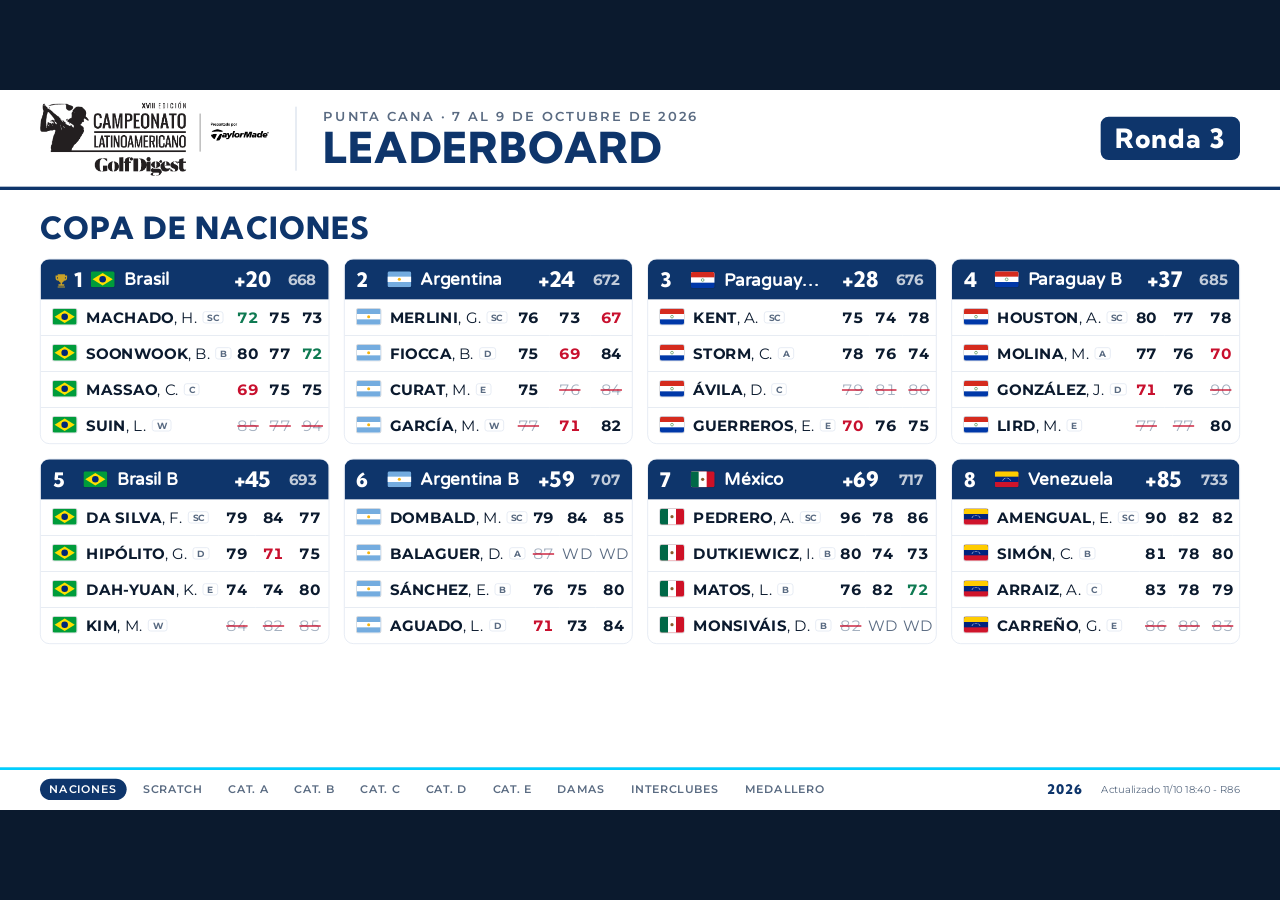
<file: tv/index.html>
<!doctype html><html lang="es"><head><meta charset="utf-8"><meta name="viewport" content="width=device-width,initial-scale=1,minimum-scale=1,maximum-scale=1,user-scalable=no,viewport-fit=cover"><meta name="robots" content="noindex,nofollow"><meta name="apple-mobile-web-app-capable" content="yes"><meta name="mobile-web-app-capable" content="yes"><meta name="apple-mobile-web-app-title" content="CL 2026"><meta name="theme-color" content="#0e356b"><style>*,*::before,*::after{box-sizing:border-box}:root{padding-top:env(safe-area-inset-top,0px);padding-bottom:env(safe-area-inset-bottom,0px)}body{margin:0}img{max-width:100%}[hidden]{display:none!important}</style><title>Leaderboard TV · XVIII Campeonato Latinoamericano de Golf</title><meta name="description" content="Resultados del XVIII Campeonato Latinoamericano de Golf: Copa de Naciones, categorías, Seniors e Interclubes. Punta Cana, 7 al 9 de octubre de 2026."><meta property="og:type" content="website"><meta property="og:site_name" content="Campeonato Latinoamericano de Golf 2026"><meta property="og:title" content="Leaderboard TV · XVIII Campeonato Latinoamericano de Golf"><meta property="og:description" content="Resultados del XVIII Campeonato Latinoamericano de Golf: Copa de Naciones, categorías, Seniors e Interclubes. Punta Cana, 7 al 9 de octubre de 2026."><meta property="og:url" content="https://leaderboard.latinoamericano.golf/tv/"><meta property="og:image" content="https://leaderboard.latinoamericano.golf/og.png"><meta property="og:image:width" content="1200"><meta property="og:image:height" content="630"><meta property="og:image:alt" content="Leaderboard del XVIII Campeonato Latinoamericano de Golf"><meta property="og:locale" content="es_LA"><meta name="twitter:card" content="summary_large_image"><meta name="twitter:title" content="Leaderboard TV · XVIII Campeonato Latinoamericano de Golf"><meta name="twitter:description" content="Resultados del XVIII Campeonato Latinoamericano de Golf: Copa de Naciones, categorías, Seniors e Interclubes. Punta Cana, 7 al 9 de octubre de 2026."><meta name="twitter:image" content="https://leaderboard.latinoamericano.golf/og.png"><script async src="https://www.googletagmanager.com/gtag/js?id=G-6YMQN8H9XW"></script><script>window.dataLayer=window.dataLayer||[];function gtag(){dataLayer.push(arguments);}gtag("js",new Date());gtag("config","G-6YMQN8H9XW");</script></head><body><title>Leaderboard TV CL 2026</title>
<link rel="preconnect" href="https://fonts.googleapis.com">
<link rel="stylesheet" href="https://fonts.googleapis.com/css2?family=Kumbh+Sans:wght@600;700;800&family=Varela+Round&family=Montserrat:wght@400;500;600;700&display=swap">
<style>
/* Pantalla de TV 1920x1080 escalada al tamaño de la ventana; diapositivas que rotan solas. Diseño único claro (blanco, azul marino), sin modo oscuro: la TV muestra siempre la identidad del Comité. */
:root{
  --bg:#ffffff; --surface:#f4f7fb; --fg:#0b1a2e; --muted:#5a6b82; --line:#dbe3ee;
  --accent:#0e356b; --accent-2:#174d99; --cyan:#00cfff; --accent-soft:#e6eef8; --on-accent:#ffffff;
  --under:#c8102e; --nc:#a3afbf; --gold:#c9a227;
  --display:"Kumbh Sans","Montserrat",system-ui,sans-serif; --sub:"Varela Round","Montserrat",system-ui,sans-serif; --body:"Montserrat",system-ui,sans-serif;
  color-scheme:light;
}
html,body{height:100%}
body{margin:0;background:#0b1a2e;color:var(--fg);font-family:var(--body);overflow:hidden}
#stage{position:absolute;left:0;top:0;width:1920px;height:1080px;background:var(--bg);transform-origin:0 0;display:grid;grid-template-rows:150px 1fr 64px;overflow:hidden}
.hd{display:flex;align-items:center;gap:40px;padding:0 60px;border-bottom:5px solid var(--accent)}
.hd img{height:112px;width:auto}
.hd .sep{width:2px;height:96px;background:var(--line)}
.hd .t{display:grid;gap:2px;flex:1}
.hd .ey{font-size:20px;font-weight:600;letter-spacing:.14em;text-transform:uppercase;color:var(--muted)}
.hd h1{margin:0;font-family:var(--display);font-weight:800;font-size:64px;line-height:1;letter-spacing:.02em;text-transform:uppercase;color:var(--accent)}
.hd .rd{display:grid;justify-items:end;gap:6px}
.hd .rd b{font-family:var(--display);font-weight:800;font-size:40px;color:var(--on-accent);background:var(--accent);border-radius:12px;padding:8px 22px;letter-spacing:.04em}
.hd .rd span{font-size:18px;color:var(--muted)}
.main{position:relative;padding:28px 60px 0}
.slide{position:absolute;inset:28px 60px 0;opacity:0;transition:opacity .6s ease;display:grid;grid-template-rows:auto 1fr;gap:18px}
.slide.on{opacity:1}
.st{display:flex;align-items:baseline;gap:22px}
.st h2{margin:0;font-family:var(--display);font-weight:800;font-size:46px;letter-spacing:.04em;text-transform:uppercase;color:var(--accent)}
.st span{font-size:22px;color:var(--muted)}
.st .pg{margin-left:auto;font-size:20px;font-weight:600;color:var(--accent-2)}
table{width:100%;border-collapse:collapse;font-variant-numeric:tabular-nums}
thead th{background:var(--accent);color:var(--on-accent);font-size:17px;font-weight:600;letter-spacing:.12em;text-transform:uppercase;height:48px;text-align:center}
thead th:first-child{border-radius:10px 0 0 0} thead th:last-child{border-radius:0 10px 0 0}
thead th.l{text-align:left;padding-left:18px}
td{height:47px;font-size:25px;text-align:center;border-bottom:1px solid var(--line);white-space:nowrap}
tbody tr:nth-child(even) td{background:var(--surface)}
td.pos{width:96px;font-weight:700;color:var(--accent)}
tr.lead td.pos{background:var(--accent-2)!important;color:var(--on-accent)}
td.l{text-align:left;padding-left:18px}
td.nm b{font-weight:700}
td.par{width:130px;font-family:var(--display);font-weight:800;font-size:29px}
td.r{width:118px} td.tot{width:140px;font-weight:700}
.u{color:var(--under)} .ev{color:#0f7a52} .dim{color:var(--muted)}
td.u:not(.par),td.ev:not(.par){font-weight:700}
.flg{width:36px;height:24px;margin-right:14px;vertical-align:-3px;border-radius:3px;box-shadow:0 0 0 1px rgba(11,26,46,.2)}
.cup{width:28px;height:28px;fill:var(--gold);vertical-align:-4px;margin-left:12px}
.star{width:26px;height:26px;fill:var(--gold);vertical-align:-4px;margin-left:8px}
.sr{display:inline-grid;place-items:center;width:26px;height:26px;margin-left:12px;font-size:15px;font-weight:800;color:var(--accent);border:2px solid var(--accent);border-radius:5px;vertical-align:2px}
.team b{font-family:var(--sub);font-weight:400;color:var(--accent)}
/* modo abierto: tarjetas por equipo */
.grid{display:grid;gap:22px;align-content:start}
.card{border:1px solid var(--line);border-radius:14px;overflow:hidden;background:var(--bg)}
.card .ch{display:grid;grid-template-columns:auto 1fr auto auto;align-items:center;gap:12px;background:var(--surface);padding:10px 18px;border-bottom:2px solid var(--accent)}
.card.lead .ch{background:var(--accent-soft)}
.card .cupc{margin:0 6px 0 0;width:26px;height:26px}
.card.lead .cp{color:var(--gold)}
.card .cp{font-family:var(--display);font-weight:800;font-size:30px;color:var(--accent)}
.card .cn{font-family:var(--sub);font-size:26px;color:var(--accent);white-space:nowrap;overflow:hidden;text-overflow:ellipsis}
.card .cpar{font-family:var(--display);font-weight:800;font-size:32px}
.card .ct{font-size:22px;font-weight:700;color:var(--muted);min-width:56px;text-align:right}
.card table td{height:54px;font-size:23px}
.card table td.l{padding-left:18px}
.card table td.s{width:64px}
.card table tr:last-child td{border-bottom:0}
.card table tbody tr:nth-child(even) td{background:transparent}
.grid.cmp{gap:18px}
.grid.cmp .card table td{height:41px;font-size:21px}
.grid.cmp .card .ch{padding:6px 18px}
.st .leg{margin-left:auto;display:inline-flex;align-items:center;gap:10px;font-size:20px;color:var(--muted)}
.st .leg + .pg{margin-left:28px}
.leg .sr{margin-left:0;width:22px;height:22px;font-size:13px}
.sr.srw{width:auto;padding:0 8px;font-size:14px;letter-spacing:.06em;text-transform:uppercase;height:26px}
.tag{display:inline-block;margin-left:8px;font-size:13px;font-weight:700;color:var(--muted);border:1px solid var(--line);border-radius:4px;padding:0 6px;vertical-align:3px}
.cnt{font-weight:700}
.cnt.u{color:var(--under)}
.cnt.ev{color:#0f7a52}
.nc{color:var(--nc);text-decoration:line-through;text-decoration-color:var(--under);text-decoration-thickness:2px}
.ft{display:flex;align-items:center;gap:10px;padding:0 60px;border-top:1px solid var(--line);position:relative}
.ft .dot{font-size:17px;font-weight:600;letter-spacing:.06em;text-transform:uppercase;color:var(--muted);padding:6px 14px;border-radius:999px;white-space:nowrap}
.ft .dot.on{background:var(--accent);color:var(--on-accent)}
.ft .bar{position:absolute;left:0;top:-1px;height:4px;background:var(--cyan);width:0}
.ft .up{font-size:15px;color:var(--muted);margin-left:18px}
.ft .yr{margin-left:auto;font-family:var(--display);font-weight:800;font-size:20px;color:var(--accent);letter-spacing:.08em}
body.nocur,body.nocur *{cursor:none}
.fs{position:fixed;left:50%;bottom:24px;transform:translateX(-50%);background:rgba(11,26,46,.85);color:#fff;font:600 15px/1 var(--body);padding:12px 18px;border-radius:999px;pointer-events:none;animation:fsfade 8s forwards}
@keyframes fsfade{0%,75%{opacity:1}100%{opacity:0}}

/* Opción 2: encabezado azul marino completo, todo en blanco */
.card .ch,.card.lead .ch{background:var(--accent)!important;border-bottom:0;padding:10px 18px}
.card .cp,.card .cn,.card .cpar,.card .ct{color:#fff!important}
.card .ct{opacity:.75}
.card .cp{min-width:34px}
.card .cn{font-weight:800}
.spn{display:inline-block;width:auto}
.spn.spt{height:32px;margin-left:14px;vertical-align:-6px;box-shadow:0 1px 3px rgba(0,0,0,.25)}
.card .spn.spt{height:34px;margin-left:12px;vertical-align:-7px;box-shadow:0 1px 3px rgba(0,0,0,.25)}
/* medallero */
.md{position:relative;display:inline-grid;place-items:center;width:40px;height:40px;border-radius:50%;vertical-align:middle;font-style:normal}
.md b{position:relative;font-family:var(--display);font-size:22px;font-weight:800;line-height:1;color:#fff;text-shadow:0 1px 1px rgba(0,0,0,.45)}
.md::before{content:"";position:absolute;inset:0;border-radius:50%;box-shadow:inset 0 0 0 3px rgba(255,255,255,.55),inset 0 -3px 5px rgba(0,0,0,.18),0 2px 4px rgba(0,0,0,.3)}
.md i{position:absolute;left:50%;top:-13px;width:18px;height:16px;transform:translateX(-50%);clip-path:polygon(0 0,100% 0,78% 100%,22% 100%);z-index:-1}
.md.oro{background:radial-gradient(circle at 35% 30%,#fff3b0,#f5c518 50%,#c99a00)}.md.oro i{background:#c8102e}.md.oro b{color:#5c4300;text-shadow:0 1px 0 rgba(255,255,255,.4)}
.md.plata{background:radial-gradient(circle at 35% 30%,#f4f6f9,#a7b0bd 50%,#5f6b7b)}.md.plata i{background:#1f5fd1}
.md.bronce{background:radial-gradient(circle at 35% 30%,#f7c3a0,#cd7f45 48%,#8a4517)}.md.bronce i{background:#0f7a52}
thead .md{margin-top:10px}
.mc{display:inline-block;min-width:64px;padding:4px 14px;border-radius:999px;font-family:var(--display);font-weight:800;font-size:30px;line-height:1.15}
.mc.oro{background:#fde68a;color:#5c4300}.mc.plata{background:#d5dbe3;color:#2b3442}.mc.bronce{background:#f2cdb1;color:#6b2f0b}.mc.z{color:var(--muted);font-weight:600}
.medw{display:grid;grid-template-columns:760px 1fr;gap:56px;align-items:end;height:100%;padding-bottom:20px}
.pod{display:grid;grid-template-columns:repeat(3,1fr);align-items:end;gap:14px;height:100%}
.pc{display:flex;flex-direction:column;align-items:center;gap:10px}
.pc .pf .flg,.pc .pf .fl{width:120px;height:80px;margin:0;border-radius:6px;box-shadow:0 2px 6px rgba(0,0,0,.2)}
.pc .pn{font-family:var(--display);font-weight:800;font-size:30px;color:var(--accent);text-transform:uppercase;letter-spacing:.03em;text-align:center;line-height:1.05}
.pc .pm{display:flex;gap:6px}.pc .pm .mc{min-width:46px;font-size:22px;padding:3px 9px}
.pb{width:100%;border-radius:14px 14px 0 0;display:grid;place-items:start center;padding-top:22px}
.pb .md{width:76px;height:76px}.pb .md b{font-size:40px}.pb .md i{display:none}
.pc.p1 .pb{height:300px;background:linear-gradient(#fde68a,#f5c518)}
.pc.p2 .pb{height:220px;background:linear-gradient(#e6eaef,#a7b0bd)}
.pc.p3 .pb{height:160px;background:linear-gradient(#f2cdb1,#cd7f45)}
table.medt{margin-top:6px}table.medt td{height:96px;font-size:34px}table.medt td.pos{width:150px}table.medt td.pos .md{width:58px;height:58px}table.medt td.pos .md b{font-size:30px}table.medt th:nth-child(n+3){width:220px}table.medt tr.nil td{height:78px;color:var(--muted)}table.medt tr.nil td.team b{color:var(--muted);font-weight:700}table.medt tr.top td.team b{font-size:40px}table.medt .mc{min-width:88px;font-size:38px;padding:6px 18px}table.medt td.team{text-align:left}table.medt td.team b{font-size:34px;font-weight:800;color:var(--accent);font-family:var(--display);margin-left:14px}table.medt tbody .md i{display:none}
table.medt td.team .flg,table.medt td.team .fl{width:54px;height:36px;vertical-align:middle}
table.medt td.tot{font-family:var(--display);font-weight:800;font-size:34px}
table.medt thead th{height:80px}table.medt thead .md{width:52px;height:52px;margin-top:12px}table.medt thead .md b{font-size:28px}table.medt td.tot{font-size:42px}table.medt td.team .flg,table.medt td.team .fl{width:66px;height:44px}
</style>
<div id="stage">
  <header class="hd">
    <img src="[data-uri]" alt="XVIII Campeonato Latinoamericano de Golf">
    <div class="sep"></div>
    <div class="t">
      <div class="ey">Punta Cana · 7 al 9 de octubre de 2026</div>
      <h1>Leaderboard</h1>
    </div>
    <div class="rd"><b id="rd">Ronda 1</b></div>
  </header>
  <main class="main" id="slides"></main>
  <footer class="ft" id="ft"></footer>
</div>
<div class="fs" id="fs">Pantalla completa: F11 (en Mac, Ctrl+Cmd+F)</div>
<script>
const SHEET = '1jxcTguMRh_5O1KulgI2xV7_UiC5Blj27go1vF2US-lo';
const FALLBACK = [{"id":"machado-herik","last":"MACHADO","first":"Herik","ln":"MACHADO","fn":"Herik","c":"BRA","cn":"Brasil","cat":"A","sc":true,"sr":false,"team":"Brasil","club":"","hi":-4,"hc":-1,"g":"M","idx":-3.5,"t1":["1","08:10",4],"t2":["10","08:20",2]},{"id":"merlini-gonzalo","last":"MERLINI","first":"Gonzalo José","ln":"MERLINI","fn":"Gonzalo","c":"ARG","cn":"Argentina","cat":"A","sc":true,"sr":false,"team":"Argentina","club":"","hi":-4,"hc":-1,"g":"M","idx":-3.3,"t1":["1","08:10",3],"t2":["10","08:20",1]},{"id":"vera-jeancarlo","last":"VERA","first":"Jeancarlo","ln":"VERA","fn":"Jeancarlo","c":"USA","cn":"Estados Unidos","cat":"A","sc":false,"sr":false,"team":"","club":"Sterling","hi":-2,"hc":1,"g":"M","idx":-1.6,"t1":["10","08:40",1],"t2":["1","08:40",1]},{"id":"houston-alejandro","last":"HOUSTON CUBILLA","first":"Alejandro","ln":"HOUSTON","fn":"Alejandro","c":"PAR","cn":"Paraguay","cat":"A","sc":true,"sr":false,"team":"Paraguay B","club":"","hi":-1,"hc":2,"g":"M","idx":-0.4,"t1":["1","08:20",2],"t2":["10","08:20",4]},{"id":"kent-alexander","last":"KENT","first":"Alexander","ln":"KENT","fn":"Alexander","c":"PAR","cn":"Paraguay","cat":"A","sc":true,"sr":false,"team":"Paraguay","club":"","hi":-1,"hc":2,"g":"M","idx":-0.3,"t1":["1","08:10",1],"t2":["10","08:10",1]},{"id":"storm-christian","last":"STORM PLATE","first":"Christian","ln":"STORM","fn":"Christian","c":"PAR","cn":"Paraguay","cat":"A","sc":false,"sr":false,"team":"Paraguay","club":"","hi":1,"hc":3,"g":"M","idx":0.7,"t1":["1","08:40",1],"t2":["10","08:30",1]},{"id":"pedrero-alonso","last":"PEDRERO","first":"Alonso","ln":"PEDRERO","fn":"Alonso","c":"MEX","cn":"México","cat":"A","sc":true,"sr":false,"team":"México","club":"","hi":1,"hc":4,"g":"M","idx":1.0,"t1":["1","08:10",2],"t2":["10","08:10",2]},{"id":"fuenzalida-daniel","last":"FUENZALIDA","first":"Daniel","ln":"FUENZALIDA","fn":"Daniel","c":"ARG","cn":"Argentina","cat":"A","sc":false,"sr":true,"team":"","club":"Mendoza","hi":1,"hc":4,"g":"M","idx":1.5,"t1":["10","08:50",1],"t2":["1","08:20",1]},{"id":"da-silva-fernando","last":"DA SILVA","first":"Fernando Augusto","ln":"DA SILVA","fn":"Fernando","c":"BRA","cn":"Brasil","cat":"A","sc":true,"sr":false,"team":"Brasil B","club":"","hi":3,"hc":6,"g":"M","idx":2.7,"t1":["1","08:20",4],"t2":["10","08:10",4]},{"id":"dombald-matias","last":"DOMBALD","first":"Matías","ln":"DOMBALD","fn":"Matías","c":"ARG","cn":"Argentina","cat":"A","sc":true,"sr":false,"team":"Argentina B","club":"","hi":3,"hc":6,"g":"M","idx":2.8,"t1":["1","08:20",3],"t2":["10","08:10",3]},{"id":"balaguer-diego","last":"BALAGUER","first":"Diego","ln":"BALAGUER","fn":"Diego","c":"ARG","cn":"Argentina","cat":"A","sc":false,"sr":false,"team":"Argentina B","club":"","hi":4,"hc":7,"g":"M","idx":4.0,"t1":["1","08:40",2],"t2":["10","08:30",2]},{"id":"molina-mauricio","last":"MOLINA MAIOLI","first":"Mauricio","ln":"MOLINA","fn":"Mauricio","c":"PAR","cn":"Paraguay","cat":"A","sc":false,"sr":false,"team":"","club":"Centenario","hi":4,"hc":7,"g":"M","idx":4.0,"t1":["10","08:10",1],"t2":["1","08:50",1]},{"id":"mohseni-sebastian","last":"MOHSENI","first":"Sebastián","ln":"MOHSENI","fn":"Sebastián","c":"USA","cn":"Estados Unidos","cat":"A","sc":false,"sr":false,"team":"","club":"USA","hi":5,"hc":8,"g":"M","idx":4.4,"t1":["10","08:30",1],"t2":["1","08:10",2]},{"id":"amengual-ernesto","last":"AMENGUAL","first":"Ernesto","ln":"AMENGUAL","fn":"Ernesto","c":"VEN","cn":"Venezuela","cat":"A","sc":true,"sr":true,"team":"Venezuela","club":"Caracas Country Club","hi":5,"hc":8,"g":"M","idx":4.6,"t1":["1","08:20",1],"t2":["10","08:20",3]},{"id":"matos-luis","last":"MATOS","first":"Luis","ln":"MATOS","fn":"Luis","c":"DOM","cn":"República Dominicana","cat":"B","sc":false,"sr":true,"team":"","club":"","hi":3,"hc":1,"g":"M","idx":5.6,"t1":["10","08:50",4],"t2":["1","08:50",4]},{"id":"monsivais-daniel","last":"MONSIVÁIS","first":"Daniel","ln":"MONSIVÁIS","fn":"Daniel","c":"MEX","cn":"México","cat":"B","sc":false,"sr":false,"team":"México","club":"","hi":4,"hc":1,"g":"M","idx":6.1,"t1":["1","08:50",1],"t2":["10","08:30",3]},{"id":"sanchez-eduardo","last":"SÁNCHEZ","first":"Eduardo","ln":"SÁNCHEZ","fn":"Eduardo","c":"ARG","cn":"Argentina","cat":"B","sc":false,"sr":true,"team":"Argentina B","club":"Mendoza","hi":4,"hc":2,"g":"M","idx":6.7,"t1":["10","08:50",3],"t2":["1","08:20",3]},{"id":"sloane-benjamin","last":"SLOANE","first":"Benjamín","ln":"SLOANE","fn":"Benjamín","c":"USA","cn":"Estados Unidos","cat":"B","sc":false,"sr":true,"team":"","club":"Sterling","hi":5,"hc":3,"g":"M","idx":7.5,"t1":["10","08:30",2],"t2":["1","08:10",1]},{"id":"simon-carlos","last":"SIMÓN","first":"Carlos","ln":"SIMÓN","fn":"Carlos","c":"VEN","cn":"Venezuela","cat":"B","sc":false,"sr":true,"team":"Venezuela","club":"Caracas Country Club","hi":6,"hc":3,"g":"M","idx":8.1,"t1":["1","08:50",2],"t2":["10","08:30",4]},{"id":"pascua-felipe","last":"PASCUA","first":"Felipe","ln":"PASCUA","fn":"Felipe","c":"USA","cn":"Estados Unidos","cat":"B","sc":false,"sr":false,"team":"","club":"USA","hi":6,"hc":4,"g":"M","idx":8.4,"t1":["10","08:30",3],"t2":["1","08:40",4]},{"id":"soonwook-byen","last":"SOONWOOK","first":"Byen","ln":"SOONWOOK","fn":"Byen","c":"BRA","cn":"Brasil","cat":"B","sc":false,"sr":false,"team":"Brasil","club":"Federacao","hi":6,"hc":4,"g":"M","idx":8.9,"t1":["1","08:30",1],"t2":["10","09:10",3]},{"id":"garcia-maria","last":"GARCÍA","first":"María Eugenia","ln":"GARCÍA","fn":"María","c":"ARG","cn":"Argentina","cat":"Damas","sc":false,"sr":false,"team":"Argentina","club":"","hi":4,"hc":10,"g":"F","idx":9.3,"t1":["1","09:00",1],"t2":["10","08:40",3]},{"id":"valderrama-hector","last":"VALDERRAMA","first":"Héctor","ln":"VALDERRAMA","fn":"Héctor","c":"USA","cn":"Estados Unidos","cat":"B","sc":false,"sr":false,"team":"","club":"Sterling","hi":7,"hc":5,"g":"M","idx":9.3,"t1":["10","08:40",2],"t2":["1","08:40",2]},{"id":"paniagua-enrique","last":"PANIAGUA","first":"Enrique","ln":"PANIAGUA","fn":"Enrique","c":"ARG","cn":"Argentina","cat":"B","sc":false,"sr":true,"team":"","club":"Mendoza","hi":8,"hc":6,"g":"M","idx":10.6,"t1":["10","08:50",2],"t2":["1","08:20",2]},{"id":"dutkiewicz-idzi","last":"DUTKIEWICZ","first":"Idzi","ln":"DUTKIEWICZ","fn":"Idzi","c":"MEX","cn":"México","cat":"B","sc":false,"sr":false,"team":"México","club":"","hi":8,"hc":6,"g":"M","idx":10.9,"t1":["1","08:40",4],"t2":["10","09:00",2]},{"id":"avila-diego","last":"ÁVILA CORVALÁN","first":"Diego","ln":"ÁVILA","fn":"Diego","c":"PAR","cn":"Paraguay","cat":"C","sc":false,"sr":false,"team":"Paraguay","club":"Centenario","hi":9,"hc":6,"g":"M","idx":11.1,"t1":["1","08:50",3],"t2":["10","08:40",1]},{"id":"alves-norivaldo","last":"ALVES","first":"Norivaldo","ln":"ALVES","fn":"Norivaldo","c":"BRA","cn":"Brasil","cat":"C","sc":false,"sr":true,"team":"","club":"Guarapiranga","hi":9,"hc":7,"g":"M","idx":11.7,"t1":["10","09:00",1],"t2":["1","09:00",3]},{"id":"maioli-lara","last":"MAIOLI BARTOLETTI","first":"Lara Lee","ln":"MAIOLI","fn":"Lara","c":"PAR","cn":"Paraguay","cat":"Damas","sc":false,"sr":false,"team":"","club":"Centenario","hi":6,"hc":13,"g":"F","idx":11.9,"t1":["10","09:10",3],"t2":["1","09:10",3]},{"id":"massao-celio","last":"MASSAO KANESAKI","first":"Celio","ln":"MASSAO","fn":"Celio","c":"BRA","cn":"Brasil","cat":"C","sc":false,"sr":false,"team":"Brasil","club":"","hi":11,"hc":8,"g":"M","idx":13.2,"t1":["1","09:00",2],"t2":["10","08:40",4]},{"id":"arraiz-andres","last":"ARRAIZ","first":"Andrés","ln":"ARRAIZ","fn":"Andrés","c":"VEN","cn":"Venezuela","cat":"C","sc":false,"sr":true,"team":"Venezuela","club":"Caracas Country Club","hi":11,"hc":9,"g":"M","idx":13.7,"t1":["10","09:00",4],"t2":["10","09:00",4]},{"id":"kyoung-aie-kim","last":"KYOUNG-AIE","first":"Kim","ln":"KYOUNG-AIE","fn":"Kim","c":"BRA","cn":"Brasil","cat":"Damas","sc":false,"sr":true,"team":"","club":"","hi":8,"hc":15,"g":"F","idx":13.7,"t1":["10","09:10",2],"t2":["1","09:10",2]},{"id":"fiore-sergio","last":"FIORE BOGARÍN","first":"Sergio Luis","ln":"FIORE","fn":"Sergio","c":"PAR","cn":"Paraguay","cat":"C","sc":false,"sr":false,"team":"Paraguay B","club":"Centenario","hi":12,"hc":9,"g":"M","idx":14.2,"t1":["1","08:40",3],"t2":["10","09:00",1]},{"id":"schemel-alexander","last":"SCHEMEL","first":"Alexander","ln":"SCHEMEL","fn":"Alexander","c":"BRA","cn":"Brasil","cat":"C","sc":false,"sr":false,"team":"","club":"Guarapiranga","hi":12,"hc":9,"g":"M","idx":14.2,"t1":["10","09:00",3],"t2":["10","09:00",3]},{"id":"kim-mija","last":"KIM","first":"Mija","ln":"KIM","fn":"Mija","c":"BRA","cn":"Brasil","cat":"Damas","sc":false,"sr":false,"team":"Brasil B","club":"Federacao","hi":9,"hc":16,"g":"F","idx":14.7,"t1":["10","09:10",1],"t2":["1","09:10",1]},{"id":"fiocca-bautista","last":"FIOCCA","first":"Bautista","ln":"FIOCCA","fn":"Bautista","c":"ARG","cn":"Argentina","cat":"D","sc":false,"sr":false,"team":"Argentina","club":"","hi":13,"hc":10,"g":"M","idx":15.0,"t1":["1","09:00",4],"t2":["10","08:50",2]},{"id":"barros-ezequiel","last":"BARROS","first":"Ezequiel","ln":"BARROS","fn":"Ezequiel","c":"ARG","cn":"Argentina","cat":"D","sc":false,"sr":true,"team":"","club":"","hi":14,"hc":11,"g":"M","idx":15.8,"t1":["1","09:10",2],"t2":["1","08:30",3]},{"id":"amarilla-matias","last":"AMARILLA","first":"Matías","ln":"AMARILLA","fn":"Matías","c":"PAR","cn":"Paraguay","cat":"D","sc":false,"sr":false,"team":"","club":"","hi":14,"hc":11,"g":"M","idx":15.8,"t1":["10","08:20",1],"t2":["1","09:00",1]},{"id":"mohseni-abbas","last":"MOHSENI","first":"Abbas","ln":"MOHSENI","fn":"Abbas","c":"USA","cn":"Estados Unidos","cat":"D","sc":false,"sr":true,"team":"","club":"USA","hi":14,"hc":12,"g":"M","idx":16.3,"t1":["10","08:40",4],"t2":["1","08:40",3]},{"id":"aguado-luis","last":"AGUADO","first":"Luis","ln":"AGUADO","fn":"Luis","c":"ARG","cn":"Argentina","cat":"D","sc":false,"sr":true,"team":"Argentina B","club":"Mendoza","hi":14,"hc":12,"g":"M","idx":16.7,"t1":["1","09:10",1],"t2":["1","08:50",3]},{"id":"kim-mario","last":"KIM","first":"Mario Ricardo","ln":"KIM","fn":"Mario","c":"BRA","cn":"Brasil","cat":"D","sc":false,"sr":true,"team":"","club":"Guarapiranga","hi":15,"hc":12,"g":"M","idx":17.2,"t1":["1","08:30",3],"t2":["10","08:50",3]},{"id":"gonzalez-jose","last":"GONZÁLEZ","first":"José Domingo","ln":"GONZÁLEZ","fn":"José","c":"PAR","cn":"Paraguay","cat":"D","sc":false,"sr":true,"team":"Paraguay B","club":"","hi":15,"hc":13,"g":"M","idx":17.3,"t1":["1","09:00",3],"t2":["10","08:50",1]},{"id":"suin-lee","last":"SUIN","first":"Lee","ln":"SUIN","fn":"Lee","c":"BRA","cn":"Brasil","cat":"Damas","sc":false,"sr":false,"team":"Brasil","club":"","hi":12,"hc":20,"g":"F","idx":17.7,"t1":["10","09:10",4],"t2":["1","09:10",4]},{"id":"hipolito-gil","last":"HIPÓLITO","first":"Gil","ln":"HIPÓLITO","fn":"Gil","c":"BRA","cn":"Brasil","cat":"D","sc":false,"sr":true,"team":"Brasil B","club":"Federacao","hi":16,"hc":14,"g":"M","idx":18.3,"t1":["1","08:50",4],"t2":["10","08:40",2]},{"id":"guerreros-esteban","last":"GUERREROS G.","first":"Esteban","ln":"GUERREROS","fn":"Esteban","c":"PAR","cn":"Paraguay","cat":"E","sc":false,"sr":false,"team":"Paraguay","club":"","hi":16,"hc":14,"g":"M","idx":18.5,"t1":["10","08:20",2],"t2":["1","09:00",2]},{"id":"dah-yuan-kuo","last":"DAH-YUAN","first":"Kuo","ln":"DAH-YUAN","fn":"Kuo","c":"BRA","cn":"Brasil","cat":"E","sc":false,"sr":false,"team":"Brasil B","club":"Federacao","hi":17,"hc":14,"g":"M","idx":19.0,"t1":["1","08:30",2],"t2":["10","09:10",4]},{"id":"kim-thiago","last":"KIM","first":"Thiago","ln":"KIM","fn":"Thiago","c":"BRA","cn":"Brasil","cat":"E","sc":false,"sr":true,"team":"","club":"Guarapiranga","hi":17,"hc":14,"g":"M","idx":19.0,"t1":["1","08:30",4],"t2":["10","08:50",4]},{"id":"severo-fausto","last":"SEVERO","first":"Fausto","ln":"SEVERO","fn":"Fausto","c":"BRA","cn":"Brasil","cat":"E","sc":false,"sr":false,"team":"","club":"","hi":17,"hc":14,"g":"M","idx":19.0,"t1":["10","09:00",2],"t2":["1","09:00",4]},{"id":"azizi-mir","last":"AZIZI","first":"Mir","ln":"AZIZI","fn":"Mir","c":"USA","cn":"Estados Unidos","cat":"E","sc":false,"sr":true,"team":"","club":"USA","hi":17,"hc":14,"g":"M","idx":19.2,"t1":["10","08:40",3],"t2":["1","08:10",3]},{"id":"lird-martin","last":"LIRD","first":"Martín","ln":"LIRD","fn":"Martín","c":"PAR","cn":"Paraguay","cat":"E","sc":false,"sr":false,"team":"Paraguay B","club":"","hi":18,"hc":15,"g":"M","idx":20.3,"t1":["10","08:10",2],"t2":["1","08:50",2]},{"id":"curat-manuel","last":"CURAT VALLENILLA","first":"Manuel","ln":"CURAT","fn":"Manuel","c":"ARG","cn":"Argentina","cat":"E","sc":false,"sr":false,"team":"Argentina","club":"","hi":18,"hc":16,"g":"M","idx":20.5,"t1":["10","08:10",3],"t2":["10","09:10",1]},{"id":"piazza-amadeo","last":"PIAZZA","first":"Amadeo Félix","ln":"PIAZZA","fn":"Amadeo","c":"ARG","cn":"Argentina","cat":"E","sc":false,"sr":true,"team":"","club":"","hi":19,"hc":16,"g":"M","idx":21.1,"t1":["1","09:10",3],"t2":["1","08:30",1]},{"id":"carreno-guillermo","last":"CARREÑO","first":"Guillermo","ln":"CARREÑO","fn":"Guillermo","c":"VEN","cn":"Venezuela","cat":"E","sc":false,"sr":false,"team":"Venezuela","club":"Caracas Country Club","hi":24,"hc":21,"g":"M","idx":25.8,"t1":["10","08:20",3],"t2":["10","09:10",2]},{"id":"soares-horacio","last":"SOARES","first":"Horacio","ln":"SOARES","fn":"Horacio","c":"ARG","cn":"Argentina","cat":"E","sc":false,"sr":true,"team":"","club":"","hi":24,"hc":21,"g":"M","idx":26.5,"t1":["1","09:10",4],"t2":["1","08:30",2]}];
const ROUNDS = [1,2,3], CATS = ['A','B','C','D','E','Damas'], STAT = ['DQ','NR','WD'];
let R = [];
let RES = {};            // id -> {1:{holes,st,hm},...}
let view = 'r1';
let MAXR = 3;   // última ronda habilitada (las siguientes se muestran desactivadas)
let readAt = null, srcMsg = '';
const open = new Set();
const isNum = v => typeof v === 'number' && isFinite(v);
const fmtH = h => h < 0 ? '+' + (-h) : String(h);
const toPar = d => d === 0 ? 'E' : (d > 0 ? '+' + d : String(d));
const parCls = d => d < 0 ? 'u' : (d === 0 ? 'ev' : 'e');
function reduction(d){ if (d <= -11) return 10; return ({'-10':8,'-9':6,'-8':5,'-7':4,'-6':3,'-5':2,'-4':1})[d] || 0; }
const norm = s => String(s||'').normalize('NFD').replace(/[̀-ͯ]/g,'').toUpperCase().replace(/\s+/g,' ').trim();
R = FALLBACK.map(p => ({...p, id: norm(p.last + ', ' + p.first)}));
const FLAGS = {ARG:'🇦🇷',BRA:'🇧🇷',PAR:'🇵🇾',VEN:'🇻🇪',MEX:'🇲🇽',USA:'🇺🇸',DOM:'🇩🇴',CHI:'🇨🇱',URU:'🇺🇾',PER:'🇵🇪',COL:'🇨🇴',ECU:'🇪🇨',BOL:'🇧🇴',PAN:'🇵🇦',CRC:'🇨🇷',GUA:'🇬🇹'};
const SVGF = {"ARG": "<rect width=\"30\" height=\"20\" fill=\"#74ACDF\"/><rect y=\"6.67\" width=\"30\" height=\"6.67\" fill=\"#fff\"/><circle cx=\"15\" cy=\"10\" r=\"1.9\" fill=\"#F6B40E\"/>", "BRA": "<rect width=\"30\" height=\"20\" fill=\"#009C3B\"/><path d=\"M15 2.2 27.6 10 15 17.8 2.4 10z\" fill=\"#FFDF00\"/><circle cx=\"15\" cy=\"10\" r=\"4.1\" fill=\"#002776\"/>", "PAR": "<rect width=\"30\" height=\"20\" fill=\"#0038A8\"/><rect width=\"30\" height=\"13.33\" fill=\"#fff\"/><rect width=\"30\" height=\"6.67\" fill=\"#D52B1E\"/><circle cx=\"15\" cy=\"10\" r=\"1.7\" fill=\"none\" stroke=\"#2E7D32\" stroke-width=\".7\"/>", "VEN": "<rect width=\"30\" height=\"20\" fill=\"#CF142B\"/><rect width=\"30\" height=\"13.33\" fill=\"#00247D\"/><rect width=\"30\" height=\"6.67\" fill=\"#FFCC00\"/><g fill=\"#fff\"><circle cx=\"19.83\" cy=\"11.05\" r=\".55\"/><circle cx=\"18.92\" cy=\"9.84\" r=\".55\"/><circle cx=\"17.55\" cy=\"8.94\" r=\".55\"/><circle cx=\"15.88\" cy=\"8.46\" r=\".55\"/><circle cx=\"14.12\" cy=\"8.46\" r=\".55\"/><circle cx=\"12.45\" cy=\"8.94\" r=\".55\"/><circle cx=\"11.08\" cy=\"9.84\" r=\".55\"/><circle cx=\"10.17\" cy=\"11.05\" r=\".55\"/></g>", "MEX": "<rect width=\"30\" height=\"20\" fill=\"#CE1126\"/><rect width=\"20\" height=\"20\" fill=\"#fff\"/><rect width=\"10\" height=\"20\" fill=\"#006847\"/><circle cx=\"15\" cy=\"10\" r=\"2\" fill=\"#8B5A2B\"/>", "USA": "<rect width=\"30\" height=\"20\" fill=\"#fff\"/><rect y=\"0.000\" width=\"30\" height=\"1.538\" fill=\"#B22234\"/><rect y=\"3.077\" width=\"30\" height=\"1.538\" fill=\"#B22234\"/><rect y=\"6.154\" width=\"30\" height=\"1.538\" fill=\"#B22234\"/><rect y=\"9.231\" width=\"30\" height=\"1.538\" fill=\"#B22234\"/><rect y=\"12.308\" width=\"30\" height=\"1.538\" fill=\"#B22234\"/><rect y=\"15.385\" width=\"30\" height=\"1.538\" fill=\"#B22234\"/><rect y=\"18.462\" width=\"30\" height=\"1.538\" fill=\"#B22234\"/><rect width=\"12\" height=\"10.77\" fill=\"#3C3B6E\"/><g fill=\"#fff\"><circle cx=\"1.6\" cy=\"1.5\" r=\".42\"/><circle cx=\"3.8\" cy=\"1.5\" r=\".42\"/><circle cx=\"6.0\" cy=\"1.5\" r=\".42\"/><circle cx=\"8.2\" cy=\"1.5\" r=\".42\"/><circle cx=\"10.4\" cy=\"1.5\" r=\".42\"/><circle cx=\"2.7\" cy=\"3.5\" r=\".42\"/><circle cx=\"4.9\" cy=\"3.5\" r=\".42\"/><circle cx=\"7.1\" cy=\"3.5\" r=\".42\"/><circle cx=\"9.3\" cy=\"3.5\" r=\".42\"/><circle cx=\"1.6\" cy=\"5.4\" r=\".42\"/><circle cx=\"3.8\" cy=\"5.4\" r=\".42\"/><circle cx=\"6.0\" cy=\"5.4\" r=\".42\"/><circle cx=\"8.2\" cy=\"5.4\" r=\".42\"/><circle cx=\"10.4\" cy=\"5.4\" r=\".42\"/><circle cx=\"2.7\" cy=\"7.3\" r=\".42\"/><circle cx=\"4.9\" cy=\"7.3\" r=\".42\"/><circle cx=\"7.1\" cy=\"7.3\" r=\".42\"/><circle cx=\"9.3\" cy=\"7.3\" r=\".42\"/><circle cx=\"1.6\" cy=\"9.3\" r=\".42\"/><circle cx=\"3.8\" cy=\"9.3\" r=\".42\"/><circle cx=\"6.0\" cy=\"9.3\" r=\".42\"/><circle cx=\"8.2\" cy=\"9.3\" r=\".42\"/><circle cx=\"10.4\" cy=\"9.3\" r=\".42\"/></g>", "DOM": "<rect width=\"30\" height=\"20\" fill=\"#CE1126\"/><rect width=\"13\" height=\"8\" fill=\"#002D62\"/><rect x=\"17\" y=\"12\" width=\"13\" height=\"8\" fill=\"#002D62\"/><rect x=\"13\" width=\"4\" height=\"20\" fill=\"#fff\"/><rect y=\"8\" width=\"30\" height=\"4\" fill=\"#fff\"/><circle cx=\"15\" cy=\"10\" r=\"1.4\" fill=\"#2E7D32\"/>", "CHI": "<rect width=\"30\" height=\"20\" fill=\"#D52B1E\"/><rect width=\"30\" height=\"10\" fill=\"#fff\"/><rect width=\"10\" height=\"10\" fill=\"#0039A6\"/><path d=\"M5 2.2 5.94 4.9 8.8 4.97 6.52 6.7 7.35 9.45 5 7.82 2.65 9.45 3.48 6.7 1.2 4.97 4.06 4.9z\" fill=\"#fff\"/>", "URU": "<rect width=\"30\" height=\"20\" fill=\"#fff\"/><rect y=\"2.222\" width=\"30\" height=\"2.222\" fill=\"#0038A8\"/><rect y=\"6.667\" width=\"30\" height=\"2.222\" fill=\"#0038A8\"/><rect y=\"11.111\" width=\"30\" height=\"2.222\" fill=\"#0038A8\"/><rect y=\"15.556\" width=\"30\" height=\"2.222\" fill=\"#0038A8\"/><rect width=\"11\" height=\"11.11\" fill=\"#fff\"/><circle cx=\"5.5\" cy=\"5.55\" r=\"3\" fill=\"#FCD116\"/>", "PER": "<rect width=\"30\" height=\"20\" fill=\"#D91023\"/><rect x=\"10\" width=\"10\" height=\"20\" fill=\"#fff\"/>", "COL": "<rect width=\"30\" height=\"20\" fill=\"#CE1126\"/><rect width=\"30\" height=\"15\" fill=\"#003893\"/><rect width=\"30\" height=\"10\" fill=\"#FCD116\"/>"};
const flag = (code, f) => SVGF[code] ? `<svg class="flg" viewBox="0 0 30 20" aria-hidden="true">${SVGF[code]}</svg>` : `<span class="fl" aria-hidden="true">${f || FLAGS[code] || ''}</span>`;
const STAR = '<svg class="star" viewBox="0 0 24 24" aria-label="Mejor Senior" role="img"><path d="M12 2.5l2.9 6 6.6.8-4.9 4.6 1.3 6.6L12 17.3l-5.9 3.2 1.3-6.6L2.5 9.3l6.6-.8z"/></svg>';
const CUP = '<svg class="cup" viewBox="0 0 24 24" aria-label="Campeón" role="img"><path d="M7 3h10v2h3v3a4 4 0 0 1-4 4h-.4A5 5 0 0 1 13 14.9V17h3v2H8v-2h3v-2.1A5 5 0 0 1 8.4 12H8a4 4 0 0 1-4-4V5h3V3Zm10 4v3a2 2 0 0 0 1-1.7V7h-1ZM6 7v1.3A2 2 0 0 0 7 10V7H6ZM7 20h10v1.5H7z"/></svg>';

/* --- lectura de la planilla --- */
const num = v => { if (v === '' || v == null) return null; const n = Number(String(v).replace(',','.')); return isFinite(n) ? n : null; };
function ingestParticipants(values){
  if (!values || values.length < 2) return;
  const h = values[0].map(norm), col = n => h.indexOf(norm(n));
  const c = {full:col('Nombre Completo'), fn:col('Name'), ln:col('Last Name'), sr:col('Senior'), ctry:col('Country'), team:col('Equipo Nación'), sc:col('Scratch'), club:col('Equipo Interclub'), cat:col('Categoría'), hi:col('Hcp Iberostar'), hc:col('Hcp Corales'), flag:col('Flag')};
  if (c.full < 0 || c.cat < 0) return;
  const CODE = {ARGENTINA:'ARG',BRASIL:'BRA',PARAGUAY:'PAR',VENEZUELA:'VEN',MEXICO:'MEX','ESTADOS UNIDOS':'USA','REPUBLICA DOMINICANA':'DOM',CHILE:'CHI',URUGUAY:'URU',PERU:'PER',COLOMBIA:'COL'};
  const out = [];
  for (const row of values.slice(1)){
    const full = (row[c.full]||'').trim(); if (!full) continue;
    const [last, first=''] = full.split(',').map(s => s.trim());
    const ctry = row[c.ctry] || '';
    out.push({id: norm(full), last, first, ln: row[c.ln] || last, fn: row[c.fn] || first.split(' ')[0],
      c: CODE[norm(ctry)] || norm(ctry).slice(0,3), cat: row[c.cat] || '', sc: String(row[c.sc]).toUpperCase() === 'TRUE',
      sr: String(row[c.sr]||'').includes('✔'), team: row[c.team] || '', club: row[c.club] || '',
      hi: num(row[c.hi]) ?? 0, hc: num(row[c.hc]) ?? 0, f: c.flag >= 0 ? (row[c.flag] || '') : ''});
  }
  if (out.length) R = out;
}
let PARS = {1:[4,3,4,4,5,4,4,3,5,4,3,4,5,4,4,3,5,4], 3:[4,3,4,5,4,4,5,4,3,4,3,5,4,5,4,4,3,4]};
const parOf = r => r === 3 ? PARS[3] : PARS[1];
const COURSE = r => r === 3 ? 'Corales Golf Course' : 'Iberostar Bávaro Golf Club';
function ingestResults(values){
  if (!values) return;
  const hi = values.findIndex(row => row.some(c => norm(c) === 'GROSS')); if (hi < 0) return;
  const H = values[hi].map(norm), ci = n => H.indexOf(n);
  const cR = ci('RONDA'), cJ = H.findIndex(h => h.startsWith('JUGADOR')), cE = ci('ESTADO'), cIR = ci('INDEX RONDA'), cIU = ci('INDEX USADO'), cH = ci('HCP BASE') >= 0 ? ci('HCP BASE') : ci('HCP');
  const ch = []; for (let k = 1; k <= 18; k++) ch.push(ci(String(k)));
  if (ch.some(c => c < 0)) return;
  const res = {};
  for (const row of values.slice(hi+1)){
    const a = norm(row[cR]);
    if (a === 'PAR'){ const p = ch.map(c => num(row[c])); if (p.every(isNum)) { if (norm(row[cJ]).includes('CORALES')) PARS[3] = p; else PARS[1] = p; } continue; }
    const m = /^R([123])$/.exec(a); if (!m) continue;
    const id = norm(row[cJ]); if (!id) continue;
    const st = STAT.includes(norm(row[cE])) ? norm(row[cE]) : null;
    (res[id] = res[id] || {})[+m[1]] = {holes: ch.map(c => num(row[c])), st, hcp: cH >= 0 ? num(row[cH]) : null, iu: cIU >= 0 ? num(row[cIU]) : null, ir: cIR >= 0 ? num(row[cIR]) : null};
  }
  RES = res;
}

/* --- cálculo --- */
let C = {};
function card(p){
  const out = {}; let adj = false, red = 0;
  for (const r of ROUNDS){
    const x = (RES[p.id]||{})[r] || {holes:[], st:null, hcp:null, iu:null, ir:null};
    const par = parOf(r);
    if (isNum(x.ir)) { adj = true; red = 0; }   // Index nuevo del Comité: reinicia las reducciones
    const h = (isNum(x.hcp) ? x.hcp : (r === 3 ? p.hc : p.hi)) - red;
    const filled = x.holes.map((v,i) => isNum(v) ? i : -1).filter(i => i >= 0);
    const thru = filled.length;
    const o = {h, red, iu: x.iu, adj, thru, st: x.st, holes: x.holes, par};
    if (thru){
      o.gp = filled.reduce((s,i) => s + x.holes[i] - par[i], 0);
      o.np = o.gp - Math.round(h * thru / 18);
      if (thru === 18){ o.g = x.holes.reduce((s,v) => s+v, 0); o.n = o.g - h; o.np = o.n - 72; red += reduction(o.np); }
    }
    out[r] = o;
  }
  return out;
}

/* --- tarjeta hoyo a hoyo --- */
function nine(o, from){
  const idx = [...Array(9)].map((_,i) => from + i);
  const sum = a => a.every(isNum) ? a.reduce((s,v) => s+v, 0) : '';
  const sc = idx.map(i => o.holes[i]);
  const mark = (v, par) => { if (!isNum(v)) return '<td class="dim">·</td>'; const d = v - par;
    return `<td><span class="sk ${d<=-2?'eg':d===-1?'bi':d===1?'bo':d>=2?'db':''}">${v}</span></td>`; };
  return `<table class="nine"><tr class="hh"><th>Hoyo</th>${idx.map(i=>`<th>${i+1}</th>`).join('')}<th>${from?'Vta':'Ida'}</th></tr>`
    + `<tr class="pp"><th>Par</th>${idx.map(i=>`<td>${o.par[i]}</td>`).join('')}<td>${sum(idx.map(i=>o.par[i]))}</td></tr>`
    + `<tr class="ss"><th>Score</th>${idx.map(i=>mark(o.holes[i], o.par[i])).join('')}<td><b>${sum(sc)}</b></td></tr></table>`;
}
function scoreDetail(p){
  return RS().map((r, i) => { const o = C[p.id][r];
    const head = `<div class="rh"><b>R${r}</b><span>${COURSE(r)}</span>${i === 0 && SPONSOR[p.team] ? `<span class="spd">${spImg(p.team,'spl')}</span>` : ''}</div>`;
    if (!o.thru) return `<div class="rc">${head}<p class="sub">${o.st || 'Resultado pendiente'}</p></div>`;
    const hcp = `Hcp ${o.h}${o.red ? ` <small>(−${o.red} reducción)</small>` : ''}${isNum(o.iu) ? ` <small>· Index ${String(o.iu).replace('.',',')}${o.adj ? ' (ajustado)' : ''}</small>` : ''}`;
    const line = o.thru === 18
      ? `<div class="sum"><span>Gross <b>${o.g}</b> <small class="${parCls(o.g-72)}">${toPar(o.g-72)}</small></span><span>${hcp}</span><span>Neto <b>${o.n}</b> <small class="${parCls(o.np)}">${toPar(o.np)}</small></span>${o.st?`<span class="tag">${o.st}</span>`:''}</div>`
      : `<div class="sum"><span>${o.st || o.thru + ' hoyos'}</span><span>${hcp}</span></div>`;
    return `<div class="rc">${head}<div class="nines">${nine(o,0)}${nine(o,9)}</div>${line}</div>`;
  }).join('');
}
/* Copa: solo con R3/Total elegido y la R3 terminada (cada jugador con R3 completa o con DQ/NR/WD) */
let FIN = false;
function recompute(){ C = Object.fromEntries(R.map(p => [p.id, card(p)]));
  FIN = view === 'r3' && R.length > 0 && R.every(p => C[p.id][3].thru === 18 || ROUNDS.some(r => C[p.id][r].st)); }
const pk = k => k === 'g' ? 'gp' : 'np';
const RS = () => ROUNDS.slice(0, +view[1]);
function standing(p, k){
  let v = 0, any = false, st = null, nr = 0;
  for (const r of RS()){ const o = C[p.id][r]; if (o.st) st = o.st; if (o.thru){ v += o[pk(k)]; any = true; } if (o.thru === 18) nr++; }
  /* con DQ/NR/WD: al fondo; entre ellos, primero el que jugó más rondas y luego el mejor acumulado */
  if (st) return {grp:3, v: -nr * 10000 + v, st};
  /* todos juntos por score bajo par acumulado: un -5 con solo R1 va arriba de un -4 con R1+R2 */
  return any ? {grp:0, v} : {grp:2, v:0};
}
function rank(items, keyFn, tb, tvFn = null){
  const ks = items.map(x => ({x, k:keyFn(x)}));
  ks.sort((a,b) => a.k.grp - b.k.grp || a.k.v - b.k.v || tb(a.x).localeCompare(tb(b.x)));
  /* desempate provisorio: dentro de cada empate, si todos tienen vector de desempate, se ordena por él */
  const cmpV = (a, b) => { for (let i = 0; i < a.length; i++) { const d = a[i] - b[i]; if (Math.abs(d) > 1e-9) return d; } return 0; };
  if (tvFn) for (let i = 0; i < ks.length;){
    let j = i; while (j < ks.length && !ks[i].k.grp && !ks[j].k.grp && ks[j].k.v === ks[i].k.v) j++;
    if (j - i > 1){ const g = ks.slice(i, j); g.forEach(o => o.tv = tvFn(o.x));
      if (g.every(o => o.tv)) { g.sort((a,b) => cmpV(a.tv, b.tv) || tb(a.x).localeCompare(tb(b.x))); ks.splice(i, j - i, ...g); } else g.forEach(o => o.tv = null); }
    i = Math.max(j, i + 1);
  }
  const same = (a, b) => !a.k.grp && !b.k.grp && a.k.v === b.k.v && (!a.tv || !b.tv || cmpV(a.tv, b.tv) === 0);
  ks.forEach((it, i) => {
    if (it.k.grp) { it.pos = it.k.st || '—'; return; }
    let s = i; while (s > 0 && same(ks[s-1], it)) s--;
    const tied = (i > 0 && same(ks[i-1], it)) || (i + 1 < ks.length && same(ks[i+1], it));
    it.pos = (tied ? 'T' : '') + (s + 1); it.lead = s === 0;
  });
  return ks;
}
/* vector de desempate provisorio: con 2+ rondas, últimos 18 (la última ronda); luego últimos 9, 6, 3, 2 y 1 de la última ronda.
   En neto se descuenta el hándicap proporcional (sin redondear). Solo si todas las rondas del filtro están completas. */
function tieVec(p, k){ const rs = RS(); if (!rs.every(r => C[p.id][r].thru === 18 && !C[p.id][r].st)) return null;
  const o = C[p.id][rs[rs.length-1]], net = k !== 'g';
  const seg = n => { let s = 0; for (let i = 18 - n; i < 18; i++) s += o.holes[i]; return net ? s - o.h * n / 18 : s; };
  return [...(rs.length > 1 ? [seg(18)] : []), seg(9), seg(6), seg(3), seg(2), seg(1)]; }
const esc = s => String(s).replace(/[&<>"]/g, ch => ({'&':'&amp;','<':'&lt;','>':'&gt;','"':'&quot;'}[ch]));
const fname = p => `<span class="fnx">${esc(p.first || p.fn)}</span><span class="fnf">${esc(p.fn)}</span><span class="fni">${esc((p.fn||'').charAt(0))}.</span>`;
const lname = p => `<b><span class="lnx">${esc(p.last || p.ln)}</span><span class="lns">${esc(p.ln)}</span></b>`;
/* --- sponsors por equipo de Naciones: nombre del equipo → logo --- */
const SPONSOR = {'Paraguay': 'data:image/svg+xml,%3Csvg%20xmlns%3D%22http%3A//www.w3.org/2000/svg%22%20viewBox%3D%228%200%20192%20178%22%3E%3Cpath%20d%3D%22M8%200H200V178H8V0Z%22%20fill%3D%22white%22/%3E%3Cpath%20d%3D%22M13.5078%205.11932H194.481V172.891H13.5078V5.11932Z%22%20fill%3D%22%232D3666%22/%3E%3Cpath%20d%3D%22M13.5078%20104.045H194.481V99.6188H13.5078V104.045Z%22%20fill%3D%22%23C81D1C%22/%3E%3Cpath%20fill-rule%3D%22evenodd%22%20clip-rule%3D%22evenodd%22%20d%3D%22M38.2957%2065.5479L36.9032%2065.6287C36.4515%2063.3698%2035.7689%2061.5632%2034.8387%2060.2078C33.9193%2058.8525%2032.6501%2058.175%2031.048%2058.175C30.4243%2058.175%2029.8757%2058.4436%2029.4026%2058.9709C28.9241%2059.5036%2028.6878%2060.181%2028.6878%2061.0037C28.6878%2062.7031%2029.575%2064.0584%2031.3545%2065.0693C33.1232%2066.0805%2034.8758%2067.0591%2036.6182%2068.0163C38.4619%2069.5008%2039.3925%2071.6413%2039.3925%2074.4266C39.3925%2078.0944%2038.5535%2080.6813%2036.8764%2082.1975C35.2042%2083.682%2032.9248%2084.4238%2030.0477%2084.4238C29.3226%2084.4238%2028.5694%2084.3058%2027.8005%2084.069C27.0478%2083.8272%2026.2253%2083.5636%2025.317%2083.2678C25.0588%2083.2678%2024.8381%2083.3647%2024.6393%2083.5475C24.4615%2083.7356%2024.2792%2084.0154%2024.0746%2084.3867H23.1878L23.1016%2073.4748L24.4995%2073.3943C24.9297%2075.8624%2025.6499%2078.0408%2026.6774%2079.923C27.7201%2081.8105%2029.0697%2082.7516%2030.7308%2082.7516C31.5318%2082.7516%2032.2256%2082.4451%2032.8006%2081.8374C33.3921%2081.2296%2033.6932%2080.3909%2033.6932%2079.3313C33.6932%2077.8683%2032.4892%2076.4057%2030.1125%2074.9485C27.7416%2073.4855%2026.0211%2072.2271%2024.9404%2071.1623C23.8651%2070.0974%2023.3379%2068.0275%2023.3379%2064.9513C23.3379%2062.1061%2024.0532%2060.0251%2025.4671%2058.6965C26.9083%2057.368%2028.7365%2056.7017%2030.9354%2056.7017C32.3923%2056.7017%2033.5427%2056.8626%2034.3866%2057.1803C35.2685%2057.4708%2035.7524%2057.6317%2035.8761%2057.6585C35.9891%2057.6857%2036.145%2057.6965%2036.317%2057.6965C36.5324%2057.6965%2036.7204%2057.621%2036.8764%2057.4596C37.043%2057.2983%2037.1717%2057.0726%2037.2901%2056.7822H38.2041L38.2957%2065.5479Z%22%20fill%3D%22white%22/%3E%3Cpath%20fill-rule%3D%22evenodd%22%20clip-rule%3D%22evenodd%22%20d%3D%22M57.3738%2080.2844C56.0671%2081.8011%2054.8412%2082.8498%2053.7069%2083.4361C52.5614%2083.9898%2051.1045%2084.2695%2049.3305%2084.2695C46.9109%2084.2695%2044.9916%2083.366%2043.5937%2081.5593C42.2226%2079.7254%2041.5234%2077.1764%2041.5234%2073.9117C41.5234%2070.3033%2042.282%2067.7007%2043.8032%2066.1086C45.3195%2064.5115%2047.443%2063.7152%2050.1851%2063.7152C52.7767%2063.7152%2054.637%2064.4846%2055.8035%2066.0281C56.9919%2067.539%2057.578%2070.0235%2057.578%2073.476H48.1743C48.1743%2075.8372%2048.411%2077.7623%2048.8895%2079.2521C49.3626%2080.7362%2050.3625%2081.4784%2051.9002%2081.4784C52.7767%2081.4784%2053.6314%2081.2849%2054.4704%2080.8868C55.3201%2080.4891%2056.0993%2079.9457%2056.7877%2079.2521L57.3738%2080.2844ZM51.9328%2067.7383C51.814%2066.996%2051.621%2066.3883%2051.3413%2065.9097C51.0616%2065.4257%2050.6797%2065.1893%2050.1851%2065.1893C49.2983%2065.1893%2048.7443%2065.8829%2048.5076%2067.2593C48.2927%2068.6146%2048.1743%2070.1849%2048.1743%2071.9598H52.1692V71.4432C52.1692%2070.4592%2052.1477%2069.7818%2052.1102%2069.4158C52.0937%2069.0181%2052.0293%2068.4586%2051.9328%2067.7383Z%22%20fill%3D%22white%22/%3E%3Cpath%20fill-rule%3D%22evenodd%22%20clip-rule%3D%22evenodd%22%20d%3D%22M60.0026%2069.5705C60.0026%2067.3657%2060.7174%2065.8387%2062.1582%2064.9834C63.6209%2064.1393%2065.2927%2063.7143%2067.1855%2063.7143C67.874%2063.7143%2068.5187%2063.7626%2069.1048%2063.8703C69.707%2063.9507%2070.2717%2064.1125%2070.8306%2064.3489C70.6421%2063.7626%2070.5295%2063.3541%2070.4652%2063.1173C70.4223%2062.8483%2070.4165%2062.5149%2070.4165%2062.1226C70.4165%2061.0041%2070.6854%2060.0465%2071.2394%2059.2506C71.8094%2058.4279%2072.4975%2058.0244%2073.3146%2058.0244C73.9168%2058.0244%2074.4547%2058.2827%2074.901%2058.8149C75.3522%2059.3476%2075.5783%2060.0089%2075.5783%2060.8102C75.5783%2061.6007%2075.4005%2062.2893%2075.0511%2062.8751C74.7125%2063.4346%2074.2501%2063.7143%2073.6586%2063.7143C72.8901%2063.7143%2072.4385%2063.3541%2072.2986%2062.6387C72.1695%2061.9233%2072.0136%2061.5631%2071.8523%2061.5631C71.4811%2061.5631%2071.3037%2061.8532%2071.3037%2062.4345C71.3037%2063.2625%2071.7876%2064.2734%2072.7718%2065.4678C73.7663%2066.6614%2074.2934%2067.8282%2074.3685%2068.9739C74.3685%2071.2324%2073.7341%2072.8187%2072.4438%2073.7545C71.1693%2074.6526%2069.5886%2075.1098%2067.723%2075.1098L65.2394%2075.0669C64.5886%2075.0669%2064.148%2075.1581%2063.9113%2075.3412C63.6959%2075.5075%2063.5619%2075.798%2063.5186%2076.2233C63.5186%2077.2824%2064.8575%2077.9496%2067.5403%2078.2128C70.2395%2078.4492%2072.3358%2078.8742%2073.8364%2079.4877C75.3522%2080.1004%2076.1157%2081.7461%2076.1157%2084.4242C76.1157%2087.6939%2075.1856%2089.9255%2073.336%2091.1191C71.5137%2092.3132%2069.2125%2092.9102%2066.481%2092.9102C64.7445%2092.9102%2063.0884%2092.4856%2061.5077%2091.6411C59.9539%2090.7862%2059.1797%2089.3661%2059.1797%2087.3766C59.1797%2086.4945%2059.3736%2085.7684%2059.7658%2085.1821C60.1746%2084.6231%2060.75%2084.1337%2061.4595%2083.7088C60.9166%2083.1547%2060.5132%2082.5581%2060.2068%2081.9182C59.911%2081.2779%2059.7658%2080.5521%2059.7658%2079.7237C59.7658%2078.4492%2060.0669%2077.4008%2060.6477%2076.5777C61.2442%2075.7336%2062.0349%2075.0937%2063.024%2074.6687C62.0349%2074.1633%2061.2821%2073.5288%2060.7768%2072.7544C60.2604%2071.9853%2060.0026%2070.9258%2060.0026%2069.5705ZM67.1261%2073.9104C67.836%2073.9104%2068.3203%2073.4586%2068.583%2072.5609C68.8524%2071.652%2068.9922%2070.6193%2068.9922%2069.4525C68.9922%2068.2531%2068.8577%2067.2151%2068.6102%2066.3061C68.3793%2065.3976%2067.874%2064.9512%2067.1261%2064.9512C66.4167%2064.9512%2065.9324%2065.4187%2065.6478%2066.3387C65.3954%2067.2687%2065.2658%2068.3067%2065.2658%2069.4525C65.2658%2070.5924%2065.3954%2071.6247%2065.6478%2072.5609C65.9324%2073.4586%2066.4167%2073.9104%2067.1261%2073.9104ZM62.0081%2086.1397C62.0081%2087.6242%2062.5187%2088.8718%2063.5458%2089.8826C64.5939%2090.8939%2065.7068%2091.3939%2066.8576%2091.3939C67.8843%2091.3939%2068.8198%2091.1464%2069.6427%2090.6406C70.4866%2090.1356%2070.9061%2089.2968%2070.9061%2088.1296C70.9061%2087.1559%2070.6318%2086.4945%2070.051%2086.1773C69.4868%2085.8872%2068.7554%2085.7416%2067.8682%2085.7416C66.0512%2085.7416%2064.2606%2085.317%2062.4812%2084.4729C62.1689%2084.9189%2062.0081%2085.4779%2062.0081%2086.1397Z%22%20fill%3D%22white%22/%3E%3Cpath%20fill-rule%3D%22evenodd%22%20clip-rule%3D%22evenodd%22%20d%3D%22M88.6188%2081.6002C87.2799%2083.3805%2085.6345%2084.2676%2083.6831%2084.2676C81.9465%2084.2676%2080.6452%2083.5901%2079.7583%2082.2352C78.8711%2080.8848%2078.4248%2079.0245%2078.4248%2076.6637V69.3709C78.4248%2068.0697%2078.3118%2067.1393%2078.0969%2066.5852C77.898%2066.0262%2077.3977%2065.6392%2076.5859%2065.4238V64.1118L84.5971%2063.7136V77.6585C84.5971%2078.9329%2084.6994%2079.9227%2084.9036%2080.6431C85.1189%2081.3585%2085.6131%2081.7133%2086.4034%2081.7133C87.3121%2081.7133%2087.9036%2081.2776%2088.1779%2080.4062C88.4576%2079.5246%2088.592%2078.3846%2088.592%2076.981V69.3709C88.592%2068.0965%2088.5005%2067.1826%2088.2959%2066.6232C88.097%2066.0369%2087.5918%2065.6392%2086.7585%2065.4238V64.1118L94.7805%2063.7136V78.6532V79.7234C94.7805%2080.6002%2094.8716%2081.2401%2095.0651%2081.6378C95.2858%2082.0413%2095.7911%2082.3425%2096.576%2082.5574V83.8699H88.6188V81.6002Z%22%20fill%3D%22white%22/%3E%3Cpath%20fill-rule%3D%22evenodd%22%20clip-rule%3D%22evenodd%22%20d%3D%22M105.916%2067.257C106.486%2066.0094%20107.083%2065.1112%20107.69%2064.5521C108.32%2063.9927%20109.147%2063.7129%20110.142%2063.7129C110.986%2063.7129%20111.706%2064.0574%20112.303%2064.7514C112.895%2065.4128%20113.195%2066.2891%20113.195%2067.3754C113.195%2068.4403%20112.97%2069.3707%20112.519%2070.1665C112.078%2070.9356%20111.476%2071.3226%20110.712%2071.3226C110.072%2071.3226%20109.534%2071.054%20109.083%2070.5218C108.626%2069.9945%20108.4%2069.317%20108.4%2068.4943C108.4%2068.1985%20108.443%2067.913%20108.513%2067.6122C108.599%2067.3267%20108.691%2067.0742%20108.781%2066.8593C108.884%2066.6443%20108.937%2066.4719%20108.937%2066.3427C108.937%2066.1063%20108.781%2065.9396%20108.491%2065.8645C107.696%2065.8645%20107.115%2066.4343%20106.712%2067.5801C106.325%2068.7146%20106.126%2070.5647%20106.126%2073.1136V78.6529C106.126%2079.9756%20106.239%2080.9221%20106.454%2081.4762C106.696%2082.0406%20107.244%2082.3954%20108.131%2082.5567V83.8691H98.1473V82.5567C98.9859%2082.3154%2099.5073%2081.9387%2099.6793%2081.4386C99.8513%2080.906%2099.9482%2079.9756%2099.9482%2078.6529V69.3707C99.9482%2067.9885%2099.8513%2067.0474%2099.6793%2066.542C99.5073%2066.0094%2098.9752%2065.6384%2098.1094%2065.4235V64.1111L105.916%2063.7129V67.257Z%22%20fill%3D%22white%22/%3E%3Cpath%20fill-rule%3D%22evenodd%22%20clip-rule%3D%22evenodd%22%20d%3D%22M122.712%2063.7117C125.464%2063.7117%20127.561%2064.5237%20129.045%2066.1426C130.54%2067.7612%20131.293%2070.3806%20131.293%2073.9887C131.293%2077.6025%20130.54%2080.2161%20129.045%2081.8351C127.561%2083.459%20125.464%2084.2656%20122.712%2084.2656C119.975%2084.2656%20117.862%2083.459%20116.357%2081.8351C114.862%2080.2161%20114.109%2077.6025%20114.109%2073.9887C114.109%2070.3806%20114.862%2067.7612%20116.357%2066.1426C117.862%2064.5237%20119.975%2063.7117%20122.712%2063.7117ZM120.561%2075.9785C120.561%2076.5648%20120.572%2077.1507%20120.582%2077.7316C120.604%2078.3179%20120.652%2079.0065%20120.744%2079.8019C120.808%2080.5767%20121.007%2081.2542%20121.292%2081.8351C121.588%2082.421%20122.067%2082.7114%20122.712%2082.7114C123.47%2082.7114%20123.996%2082.2918%20124.308%2081.437C124.626%2080.5607%20124.792%2079.5655%20124.792%2078.4524C124.792%2077.522%20124.798%2076.5805%20124.819%2075.6237L124.873%2072.7571V72.1976C124.873%2070.9772%20124.819%2069.8051%20124.696%2068.6915C124.604%2067.5788%20124.4%2066.7285%20124.11%2066.1426C123.83%2065.5563%20123.362%2065.2712%20122.712%2065.2712C121.943%2065.2712%20121.432%2065.664%20121.147%2066.4599C120.873%2067.2558%20120.695%2068.2938%20120.609%2069.5683L120.561%2073.9887V75.9785Z%22%20fill%3D%22white%22/%3E%3Cpath%20fill-rule%3D%22evenodd%22%20clip-rule%3D%22evenodd%22%20d%3D%22M145.391%2070.0093L144.413%2070.0848C143.939%2068.6544%20143.321%2067.46%20142.558%2066.5028C141.783%2065.5188%20140.885%2065.0295%20139.869%2065.0295C139.348%2065.0295%20138.913%2065.1747%20138.557%2065.4705C138.203%2065.7556%20138.031%2066.2235%20138.031%2066.8634C138.031%2067.5784%20138.289%2068.1919%20138.794%2068.6915C139.326%2069.1974%20140.402%2069.9021%20142.02%2070.8052C143.654%2071.7087%20144.832%2072.5962%20145.537%2073.4779C146.246%2074.3224%20146.606%2075.6666%20146.606%2077.5005C146.606%2080.0981%20145.95%2081.8784%20144.617%2082.8352C143.3%2083.7928%20141.585%2084.2656%20139.471%2084.2656C138.864%2084.2656%20138.165%2084.1584%20137.38%2083.9488C136.606%2083.766%20135.826%2083.5667%20135.009%2083.3518C134.773%2083.3518%20134.568%2083.4322%20134.391%2083.5882C134.229%2083.7227%20134.079%2083.938%20133.918%2084.2285H133.267L133.234%2076.3387L134.219%2076.3016C134.864%2078.1355%20135.622%2079.6893%20136.461%2080.9642C137.31%2082.2328%20138.31%2082.8732%20139.455%2082.8732C139.977%2082.8732%20140.45%2082.7118%20140.864%2082.3946C141.294%2082.0501%20141.52%2081.5554%20141.52%2080.9212C141.52%2080.0445%20140.649%2079.1141%20138.913%2078.1355C137.186%2077.1243%20135.837%2076.1399%20134.864%2075.1831C133.918%2074.204%20133.444%2072.5318%20133.444%2070.1653C133.444%2067.7504%20134.02%2066.0783%20135.165%2065.1479C136.31%2064.1907%20137.826%2063.7121%20139.708%2063.7121C140.364%2063.7121%20141.171%2063.8359%20142.144%2064.0723C143.101%2064.2872%20143.692%2064.3896%20143.886%2064.3896C144.015%2064.3896%20144.16%2064.3359%20144.294%2064.2282C144.434%2064.0937%20144.579%2063.9431%20144.713%2063.755H145.332L145.391%2070.0093Z%22%20fill%3D%22white%22/%3E%3Cpath%20fill-rule%3D%22evenodd%22%20clip-rule%3D%22evenodd%22%20d%3D%22M38.2957%2025.7101L36.9032%2025.7909C36.4515%2023.532%2035.7689%2021.7303%2034.8387%2020.3754C33.9193%2019.0205%2032.6501%2018.3426%2031.048%2018.3426C30.4243%2018.3426%2029.8757%2018.6058%2029.4026%2019.1385C28.9241%2019.6658%2028.6878%2020.3486%2028.6878%2021.1713C28.6878%2022.8707%2029.575%2024.226%2031.3545%2025.2372C33.1232%2026.2481%2034.8758%2027.2267%2036.6182%2028.1785C38.4619%2029.6684%2039.3925%2031.8035%2039.3925%2034.5941C39.3925%2038.2566%2038.5535%2040.8485%2036.8764%2042.3597C35.2042%2043.8496%2032.9248%2044.5918%2030.0477%2044.5918C29.3226%2044.5918%2028.5694%2044.4734%2027.8005%2044.2312C27.0478%2043.9948%2026.2253%2043.7312%2025.317%2043.4353C25.0588%2043.4353%2024.8381%2043.5269%2024.6393%2043.7151C24.4615%2043.9036%2024.2792%2044.1829%2024.0746%2044.5538H23.1878L23.1016%2033.637L24.4995%2033.5619C24.9297%2036.0299%2025.6499%2038.203%2026.6774%2040.0901C27.7201%2041.9781%2029.0697%2042.9188%2030.7308%2042.9188C31.5318%2042.9188%2032.2256%2042.6122%2032.8006%2042.0049C33.3921%2041.3972%2033.6932%2040.5584%2033.6932%2039.4935C33.6932%2038.0363%2032.4892%2036.5733%2030.1125%2035.1107C27.7416%2033.6531%2026.0211%2032.3893%2024.9404%2031.3302C23.8651%2030.2703%2023.3379%2028.1946%2023.3379%2025.1135C23.3379%2022.2683%2024.0532%2020.1873%2025.4671%2018.8645C26.9083%2017.5302%2028.7365%2016.8689%2030.9354%2016.8689C32.3923%2016.8689%2033.5427%2017.0306%2034.3866%2017.3425C35.2685%2017.6433%2035.7524%2017.7996%2035.8761%2017.8265C35.9891%2017.8533%2036.145%2017.8636%2036.317%2017.8636C36.5324%2017.8636%2036.7204%2017.7831%2036.8764%2017.6272C37.043%2017.4663%2037.1717%2017.2402%2037.2901%2016.9497H38.2041L38.2957%2025.7101Z%22%20fill%3D%22white%22/%3E%3Cpath%20fill-rule%3D%22evenodd%22%20clip-rule%3D%22evenodd%22%20d%3D%22M57.3738%2040.4485C56.0671%2041.9651%2054.8412%2043.0139%2053.7069%2043.5944C52.5614%2044.1539%2051.1045%2044.4336%2049.3305%2044.4336C46.9109%2044.4336%2044.9916%2043.53%2043.5937%2041.7234C42.2226%2039.8894%2041.5234%2037.3455%2041.5234%2034.0758C41.5234%2030.4673%2042.282%2027.8648%2043.8032%2026.2673C45.3195%2024.6755%2047.443%2023.8743%2050.1851%2023.8743C52.7767%2023.8743%2054.637%2024.6487%2055.8035%2026.1922C56.9919%2027.703%2057.578%2030.1876%2057.578%2033.6347H48.1743C48.1743%2036.0013%2048.411%2037.9264%2048.8895%2039.4162C49.3626%2040.9003%2050.3625%2041.6425%2051.9002%2041.6425C52.7767%2041.6425%2053.6314%2041.449%2054.4704%2041.0508C55.3201%2040.6478%2056.0993%2040.1098%2056.7877%2039.4162L57.3738%2040.4485ZM51.9328%2027.9023C51.814%2027.1601%2051.621%2026.547%2051.3413%2026.0684C51.0616%2025.5898%2050.6797%2025.3534%2050.1851%2025.3534C49.2983%2025.3534%2048.7443%2026.0416%2048.5076%2027.4233C48.2927%2028.7786%2048.1743%2030.3489%2048.1743%2032.1238H52.1692V31.6073C52.1692%2030.6233%2052.1477%2029.9458%2052.1102%2029.5749C52.0937%2029.1768%2052.0293%2028.6173%2051.9328%2027.9023Z%22%20fill%3D%22white%22/%3E%3Cpath%20fill-rule%3D%22evenodd%22%20clip-rule%3D%22evenodd%22%20d%3D%22M60.0026%2029.7331C60.0026%2027.5283%2060.7174%2026.0062%2062.1582%2025.1514C63.6209%2024.3015%2065.2927%2023.8765%2067.1855%2023.8765C67.874%2023.8765%2068.5187%2023.9306%2069.1048%2024.0382C69.707%2024.1191%2070.2717%2024.28%2070.8306%2024.5168C70.6421%2023.9306%2070.5295%2023.5217%2070.4652%2023.2853C70.4223%2023.0163%2070.4165%2022.6829%2070.4165%2022.2901C70.4165%2021.1716%2070.6854%2020.2144%2071.2394%2019.4186C71.8094%2018.5955%2072.4975%2018.187%2073.3146%2018.187C73.9168%2018.187%2074.4547%2018.4449%2074.901%2018.9775C75.3522%2019.5155%2075.5783%2020.1769%2075.5783%2020.9728C75.5783%2021.7686%2075.4005%2022.4572%2075.0511%2023.0435C74.7125%2023.5968%2074.2501%2023.8765%2073.6586%2023.8765C72.8901%2023.8765%2072.4385%2023.5217%2072.2986%2022.8013C72.1695%2022.0913%2072.0136%2021.7307%2071.8523%2021.7307C71.4811%2021.7307%2071.3037%2022.0215%2071.3037%2022.602C71.3037%2023.4301%2071.7876%2024.436%2072.7718%2025.63C73.7663%2026.8289%2074.2934%2027.9961%2074.3685%2029.1414C74.3685%2031.395%2073.7341%2032.9867%2072.4438%2033.9171C71.1693%2034.8206%2069.5886%2035.2724%2067.723%2035.2724L65.2394%2035.2344C64.5886%2035.2344%2064.148%2035.326%2063.9113%2035.5142C63.6959%2035.6701%2063.5619%2035.9606%2063.5186%2036.3909C63.5186%2037.4504%2064.8575%2038.1171%2067.5403%2038.3754C70.2395%2038.6172%2072.3358%2039.0421%2073.8364%2039.6552C75.3522%2040.2626%2076.1157%2041.9137%2076.1157%2044.5918C76.1157%2047.8619%2075.1856%2050.0882%2073.336%2051.2875C71.5137%2052.4815%2069.2125%2053.0781%2066.481%2053.0781C64.7445%2053.0781%2063.0884%2052.6482%2061.5077%2051.8037C59.9539%2050.9542%2059.1797%2049.5341%2059.1797%2047.5442C59.1797%2046.6625%2059.3736%2045.9364%2059.7658%2045.3505C60.1746%2044.791%2060.75%2044.3017%2061.4595%2043.8768C60.9166%2043.3173%2060.5132%2042.7207%2060.2068%2042.0804C59.911%2041.4462%2059.7658%2040.7147%2059.7658%2039.8921C59.7658%2038.6172%2060.0669%2037.5688%2060.6477%2036.7457C61.2442%2035.8962%2062.0349%2035.2563%2063.024%2034.8367C62.0349%2034.3255%2061.2821%2033.6914%2060.7768%2032.917C60.2604%2032.1533%2060.0026%2031.0884%2060.0026%2029.7331ZM67.1261%2034.0784C67.836%2034.0784%2068.3203%2033.627%2068.583%2032.7235C68.8524%2031.8195%2068.9922%2030.7819%2068.9922%2029.6147C68.9922%2028.4211%2068.8577%2027.3723%2068.6102%2026.4687C68.3793%2025.5652%2067.874%2025.1138%2067.1261%2025.1138C66.4167%2025.1138%2065.9324%2025.5763%2065.6478%2026.5063C65.3954%2027.4424%2065.2658%2028.4747%2065.2658%2029.6147C65.2658%2030.755%2065.3954%2031.7931%2065.6478%2032.7235C65.9324%2033.627%2066.4167%2034.0784%2067.1261%2034.0784ZM62.0081%2046.3077C62.0081%2047.7917%2062.5187%2049.0394%2063.5458%2050.0452C64.5939%2051.0614%2065.7068%2051.5673%2066.8576%2051.5673C67.8843%2051.5673%2068.8198%2051.3143%2069.6427%2050.8089C70.4866%2050.3031%2070.9061%2049.4643%2070.9061%2048.2976C70.9061%2047.3185%2070.6318%2046.6625%2070.051%2046.3452C69.4868%2046.0494%2068.7554%2045.9042%2067.8682%2045.9042C66.0512%2045.9042%2064.2606%2045.4846%2062.4812%2044.6351C62.1689%2045.0815%2062.0081%2045.6405%2062.0081%2046.3077Z%22%20fill%3D%22white%22/%3E%3Cpath%20fill-rule%3D%22evenodd%22%20clip-rule%3D%22evenodd%22%20d%3D%22M88.6188%2041.7663C87.2799%2043.5465%2085.6345%2044.4336%2083.6831%2044.4336C81.9465%2044.4336%2080.6452%2043.7565%2079.7583%2042.4012C78.8711%2041.0513%2078.4248%2039.1905%2078.4248%2036.8244V29.532C78.4248%2028.2303%2078.3118%2027.3057%2078.0969%2026.7512C77.898%2026.1922%2077.3977%2025.8052%2076.5859%2025.5898V24.2778L84.5971%2023.8743V37.8191C84.5971%2039.0936%2084.6994%2040.0887%2084.9036%2040.8091C85.1189%2041.5245%2085.6131%2041.8847%2086.4034%2041.8847C87.3121%2041.8847%2087.9036%2041.4436%2088.1779%2040.5673C88.4576%2039.6959%2088.592%2038.5506%2088.592%2037.1416V29.532C88.592%2028.2576%2088.5005%2027.3433%2088.2959%2026.7842C88.097%2026.2029%2087.5918%2025.8052%2086.7585%2025.5898V24.2778L94.7805%2023.8743V38.8142V39.8894C94.7805%2040.7662%2094.8716%2041.4061%2095.0651%2041.8038C95.2858%2042.2024%2095.7911%2042.5031%2096.576%2042.7181V44.0305H88.6188V41.7663Z%22%20fill%3D%22white%22/%3E%3Cpath%20fill-rule%3D%22evenodd%22%20clip-rule%3D%22evenodd%22%20d%3D%22M105.916%2027.4245C106.486%2026.1768%20107.083%2025.2737%20107.69%2024.7196C108.32%2024.1601%20109.147%2023.875%20110.142%2023.875C110.986%2023.875%20111.706%2024.2249%20112.303%2024.9189C112.895%2025.5745%20113.195%2026.4512%20113.195%2027.5482C113.195%2028.6078%20112.97%2029.5328%20112.519%2030.334C112.078%2031.103%20111.476%2031.4905%20110.712%2031.4905C110.072%2031.4905%20109.534%2031.2215%20109.083%2030.6892C108.626%2030.1619%20108.4%2029.4845%20108.4%2028.6618C108.4%2028.366%20108.443%2028.0755%20108.513%2027.7797C108.599%2027.4942%20108.691%2027.2363%20108.781%2027.0267C108.884%2026.8118%20108.937%2026.6393%20108.937%2026.5106C108.937%2026.2684%20108.781%2026.1125%20108.491%2026.032C107.696%2026.032%20107.115%2026.6072%20106.712%2027.7475C106.325%2028.8821%20106.126%2030.7321%20106.126%2033.2757V38.815C106.126%2040.1435%20106.239%2041.0896%20106.454%2041.6436C106.696%2042.2031%20107.244%2042.5579%20108.131%2042.7192V44.0312H98.1473V42.7192C98.9859%2042.4771%2099.5073%2042.1115%2099.6793%2041.6061C99.8513%2041.0735%2099.9482%2040.1435%2099.9482%2038.815V29.5328C99.9482%2028.156%2099.8513%2027.2095%2099.6793%2026.7095C99.5073%2026.1768%2098.9752%2025.8059%2098.1094%2025.591V24.2785L105.916%2023.875V27.4245Z%22%20fill%3D%22white%22/%3E%3Cpath%20fill-rule%3D%22evenodd%22%20clip-rule%3D%22evenodd%22%20d%3D%22M122.383%2038.8165C122.383%2040.0646%20122.496%2040.9677%20122.689%2041.5272C122.878%2042.0813%20123.389%2042.479%20124.19%2042.7208V44.0332H114.41V42.7208C115.254%2042.479%20115.77%2042.1135%20115.942%2041.6081C116.119%2041.0754%20116.216%2040.145%20116.216%2038.8165V29.5776C116.216%2028.2763%20116.109%2027.3456%20115.91%2026.7865C115.711%2026.206%20115.2%2025.8079%20114.383%2025.5925V24.2809L122.383%2023.8774V38.8165ZM119.281%2015.278C120.066%2015.278%20120.749%2015.5685%20121.329%2016.1494C121.894%2016.7138%20122.179%2017.4936%20122.179%2018.5048C122.179%2019.4888%20121.883%2020.2686%20121.292%2020.8548C120.706%2021.4085%20120.034%2021.6883%20119.281%2021.6883C118.512%2021.6883%20117.829%2021.4085%20117.243%2020.8548C116.663%2020.2686%20116.356%2019.4888%20116.356%2018.5048C116.356%2017.5208%20116.663%2016.7356%20117.243%2016.1494C117.851%2015.5685%20118.528%2015.278%20119.281%2015.278Z%22%20fill%3D%22white%22/%3E%3Cpath%20fill-rule%3D%22evenodd%22%20clip-rule%3D%22evenodd%22%20d%3D%22M142.79%2038.8153C142.79%2040.0361%20142.849%2040.9454%20142.962%2041.5259C143.112%2042.08%20143.499%2042.4402%20144.15%2042.6015L144.591%2042.7195V44.032H136.639V41.483C135.988%2042.6015%20135.327%2043.3706%20134.66%2043.7951C133.988%2044.2201%20133.106%2044.4297%20132.026%2044.4297C129.956%2044.4297%20128.402%2043.3599%20127.359%2041.2033C126.321%2039.0307%20125.789%2036.476%20125.789%2033.5615C125.789%2030.824%20126.381%2028.5276%20127.564%2026.6669C128.773%2024.8119%20130.37%2023.8762%20132.386%2023.8762C133.327%2023.8762%20134.122%2024.0103%20134.747%2024.2797C135.381%2024.5425%20135.999%2025.059%20136.618%2025.8339V20.2941C136.618%2018.622%20135.999%2017.7828%20134.779%2017.7828V16.3094L142.79%2015.7504V38.8153ZM132.44%2034.2765C132.44%2035.4973%20132.461%2036.5193%20132.499%2037.3473C132.569%2038.1647%20132.714%2039.095%20132.978%2040.1331C133.241%2041.1654%20133.79%2041.6873%20134.66%2041.6873C135.133%2041.6873%20135.515%2041.483%20135.816%2041.0903C136.128%2040.6599%20136.327%2040.1599%20136.408%2039.5736C136.505%2038.9659%20136.563%2038.3157%20136.58%2037.6213C136.628%2036.9063%20136.639%2036.4009%20136.639%2036.1051L136.618%2032.1628V31.3294V29.937C136.553%2029.5335%20136.494%2029.0442%20136.435%2028.4632C136.403%2027.8716%20136.225%2027.2746%20135.935%2026.6669C135.655%2026.0538%20135.204%2025.753%20134.58%2025.753C133.709%2025.753%20133.134%2026.4144%20132.859%2027.7429C132.59%2029.071%20132.44%2030.6627%20132.44%2032.5234V33.6366V34.2765Z%22%20fill%3D%22white%22/%3E%3Cpath%20fill-rule%3D%22evenodd%22%20clip-rule%3D%22evenodd%22%20d%3D%22M163.572%2042.3609C162.411%2043.1568%20161.464%2043.7001%20160.739%2043.996C160.023%2044.2864%20159.394%2044.4316%20158.814%2044.4316C157.926%2044.4316%20157.227%2044.1948%20156.738%2043.7162C156.276%2043.243%20155.862%2042.4418%20155.529%2041.3286C154.604%2042.3345%20153.749%2043.1085%20152.959%2043.6358C152.169%2044.168%20151.282%2044.4316%20150.292%2044.4316C149.018%2044.4316%20147.98%2043.996%20147.163%2043.1196C146.357%2042.2157%20145.953%2040.9144%20145.953%2039.2203C145.953%2036.4507%20146.717%2034.703%20148.254%2033.9612C149.792%2033.1863%20152.131%2032.5361%20155.26%2032.0035V29.3361C155.26%2028.0885%20155.152%2027.1094%20154.916%2026.3891C154.695%2025.6737%20154.196%2025.3135%20153.4%2025.3135C152.932%2025.3135%20152.54%2025.3675%20152.255%2025.4748C151.953%2025.5553%20151.808%2025.8028%20151.808%2026.2274C151.808%2026.5236%20151.921%2026.932%20152.158%2027.4647C152.421%2027.9701%20152.54%2028.379%20152.54%2028.6962C152.54%2029.6856%20152.255%2030.4225%20151.652%2030.9332C151.088%2031.4333%20150.426%2031.6862%20149.642%2031.6862C148.867%2031.6862%20148.222%2031.4065%20147.733%2030.8528C147.249%2030.2665%20147.013%2029.4434%20147.013%2028.379C147.013%2026.47%20147.674%2025.2491%20148.996%2024.7165C150.335%2024.1574%20151.943%2023.8777%20153.824%2023.8777C155.572%2023.8777%20156.997%2024.0498%20158.099%2024.3992C159.207%2024.7437%20159.975%2025.4051%20160.411%2026.3891C160.841%2027.3463%20161.088%2028.1529%20161.147%2028.82C161.223%2029.4814%20161.266%2030.2772%20161.266%2031.2126V32.0035V38.2202C161.266%2039.1452%20161.341%2039.9304%20161.502%2040.5703C161.669%2041.2048%20162.023%2041.5275%20162.593%2041.5275L163.303%2041.4095L163.572%2042.3609ZM152.227%2037.8976C152.227%2038.7257%20152.346%2039.4464%20152.604%2040.0542C152.884%2040.6347%20153.287%2040.9255%20153.84%2040.9255C154.357%2040.9255%20154.722%2040.6776%20154.949%2040.1722C155.163%2039.6667%20155.26%2039.0429%20155.26%2038.3011V33.4393C154.18%2033.4393%20153.4%2033.7999%20152.932%2034.5149C152.464%2035.2356%20152.227%2036.3595%20152.227%2037.8976Z%22%20fill%3D%22white%22/%3E%3Cpath%20fill-rule%3D%22evenodd%22%20clip-rule%3D%22evenodd%22%20d%3D%22M181.518%2038.8153C181.518%2040.0361%20181.577%2040.9454%20181.696%2041.5259C181.841%2042.08%20182.228%2042.4402%20182.879%2042.6015L183.319%2042.7195V44.032H175.368V41.483C174.717%2042.6015%20174.056%2043.3706%20173.389%2043.7951C172.717%2044.2201%20171.835%2044.4297%20170.754%2044.4297C168.685%2044.4297%20167.131%2043.3599%20166.088%2041.2033C165.045%2039.0307%20164.523%2036.476%20164.523%2033.5615C164.523%2030.824%20165.104%2028.5276%20166.292%2026.6669C167.496%2024.8119%20169.099%2023.8762%20171.11%2023.8762C172.061%2023.8762%20172.846%2024.0103%20173.475%2024.2797C174.104%2024.5425%20174.722%2025.059%20175.346%2025.8339V20.2941C175.346%2018.622%20174.722%2017.7828%20173.507%2017.7828V16.3094L181.518%2015.7504V38.8153ZM171.168%2034.2765C171.168%2035.4973%20171.19%2036.5193%20171.228%2037.3473C171.292%2038.1647%20171.448%2039.095%20171.701%2040.1331C171.964%2041.1654%20172.518%2041.6873%20173.389%2041.6873C173.862%2041.6873%20174.244%2041.483%20174.539%2041.0903C174.857%2040.6599%20175.056%2040.1599%20175.136%2039.5736C175.228%2038.9659%20175.292%2038.3157%20175.314%2037.6213C175.357%2036.9063%20175.368%2036.4009%20175.368%2036.1051L175.346%2032.1628V31.3294V29.937C175.281%2029.5335%20175.222%2029.0442%20175.158%2028.4632C175.131%2027.8716%20174.954%2027.2746%20174.663%2026.6669C174.384%2026.0538%20173.932%2025.753%20173.297%2025.753C172.443%2025.753%20171.862%2026.4144%20171.588%2027.7429C171.319%2029.071%20171.168%2030.6627%20171.168%2032.5234V33.6366V34.2765Z%22%20fill%3D%22white%22/%3E%3C/svg%3E'};
const spImg = (team, cls) => SPONSOR[team] ? `<img class="spn ${cls}" src="${SPONSOR[team]}" alt="Seguridad Seguros">` : '';
const nm = (p, extra='', cup=false, fl=null) => `<td class="l nm">${fl ?? flag(p.c, p.f)}${lname(p)}, ${fname(p)}${extra}${cup?CUP:''}</td>`;
const nmBtn = (p, sid, extra='', cup=false) => { const t = 'p:'+sid+':'+p.id, o = open.has(t);
  return `<td class="l nm"><button type="button" class="pb" data-t="${esc(t)}" aria-expanded="${o}"><span class="car" aria-hidden="true"></span>${flag(p.c, p.f)}${lname(p)}, ${fname(p)}</button>${extra}${cup?CUP:''}</td>`; };
const parTd = d => d == null ? '<td class="par dim">—</td>' : `<td class="par ${parCls(d)}">${toPar(d)}</td>`;
const n0 = v => isNum(v) ? `<td>${v}</td>` : '<td class="dim">—</td>';
function roundVal(o, k){ return o.st ? o.st : (o.thru === 18 ? (k==='g'?o.g:o.n) : null); }

function playerTable(rows, k, sen=false, sid=''){
  const ranked = rank(rows, p => standing(p,k), p => p.last, p => tieVec(p,k)), rs = RS(), multi = rs.length > 1;
  const best = sen && view === 'r3' ? (ranked.find(it => it.x.sr && !it.k.grp) || {}).x : null;
  const head = `<tr><th>Pos</th><th class="l">Jugador</th><th>Par</th>${rs.map(r=>`<th>R${r}</th>`).join('')}${multi?'<th>Total</th>':''}</tr>`;
  let body = '';
  const ncol = 3 + rs.length + (multi?1:0);
  for (const it of ranked){
    const p = it.x, os = rs.map(r => C[p.id][r]);
    const vals = os.map(o => roundVal(o,k));
    const done = vals.filter(isNum);
    const tot = done.length ? done.reduce((a,v)=>a+v,0) : null;   // total acumulado de las rondas jugadas
    body += `<tr class="${it.lead?'lead':''}"><td class="pos">${it.pos}</td>${nmBtn(p, sid, sen && p.sr ? '<span class="sr" tabindex="0" aria-label="Senior" data-tip="Senior">S</span>' + (p === best ? STAR : '') : '', it.lead && FIN)}${parTd(it.k.grp?null:it.k.v)}${vals.map((v,i)=>isNum(v)?`<td class="${parCls(v-72)}">${v}</td>`:`<td class="dim">${v||'—'}</td>`).join('')}${multi?(isNum(tot)?`<td><b>${tot}</b></td>`:'<td class="dim">—</td>'):''}</tr>`;
    if (open.has('p:'+sid+':'+p.id)) body += `<tr class="det"><td colspan="${ncol}"><div class="rcs">${scoreDetail(p)}</div></td></tr>`;
  }
  return `<div class="tbl"><table><thead>${head}</thead><tbody>${body}</tbody></table></div>`;
}

/* --- equipos --- */
function teamRound(mem, r, mode){
  const o = p => C[p.id][r];
  const fin = (p,k) => o(p).thru === 18 && !o(p).st ? (k==='g'?o(p).g:o(p).n) : null;
  const used = new Set();
  if (mode === 'nac'){
    const sc = mem.find(p => p.sc); let others = mem.filter(p => p !== sc), scv;
    if (sc && o(sc).st){
      const cand = others.filter(p => isNum(fin(p,'g'))).sort((a,b) => a.hi-b.hi)[0]; if (!cand) return null;
      scv = fin(cand,'g'); used.add(cand.id+':g'); others = others.filter(p => p !== cand);
    } else { scv = sc ? fin(sc,'g') : null; if (!isNum(scv)) return null; used.add(sc.id+':g'); }
    const nets = others.filter(p => isNum(fin(p,'n'))).sort((a,b) => fin(a,'n')-fin(b,'n')).slice(0,2);
    if (nets.length < 2) return null; nets.forEach(p => used.add(p.id+':n'));
    return {total: scv + fin(nets[0],'n') + fin(nets[1],'n'), used};
  }
  const nets = mem.filter(p => isNum(fin(p,'n'))).sort((a,b) => fin(a,'n')-fin(b,'n')).slice(0,3);
  if (nets.length < 3) return null; nets.forEach(p => used.add(p.id+':n'));
  return {total: nets.reduce((s,p) => s + fin(p,'n'), 0), used};
}
/* equipo fuera de competencia: en alguna ronda no le alcanzan los jugadores sin WD/DQ/NR para sumar (Naciones 3, Interclubes 3) */
function teamKey(t, rs, mode){
  const out = rs.some(r => t.mem.filter(p => !C[p.id][r].st).length < 3);
  if (out) return {grp:3, v:0, st:'—'};
  const d = rs.filter(r => t.rs[r]); return d.length ? {grp:0, v:d.reduce((s,r) => s + t.rs[r].total - TP, 0)} : {grp:2, v:0}; }
/* desempate de equipos (Comité, 11/10/2026): mejor último día; si sigue el empate, el día anterior, y así. Solo con todas las rondas completas. */
function teamTie(t, rs){ if (!rs.length || !rs.every(r => t.rs[r])) return null; return [...rs].reverse().map(r => t.rs[r].total); }
const TP = 216;
/* bandera de la nación del equipo (la más común entre sus jugadores): en Naciones todos llevan esa */
const natFlag = mem => { const n = {}; mem.forEach(m => n[m.c] = (n[m.c] || 0) + 1); const top = Object.keys(n).sort((x, y) => n[y] - n[x])[0]; const m = mem.find(x => x.c === top); return m ? flag(m.c, m.f) : ''; };
/* Naciones: Scratch, A, B, C, D, E, Damas. Interclubes: alfabético hasta que haya resultados; después, por neto acumulado. */
function memberOrder(mem, mode){
  const alpha = (a,b) => a.last.localeCompare(b.last, 'es');
  if (mode === 'nac') return [...mem].sort((a,b) => (b.sc - a.sc) || (CATS.indexOf(a.cat) - CATS.indexOf(b.cat)) || alpha(a,b));
  const st = p => standing(p, 'n');
  if (!mem.some(p => st(p).grp === 0)) return [...mem].sort(alpha);
  return [...mem].sort((a,b) => { const x = st(a), y = st(b); return (x.grp - y.grp) || (x.v - y.v) || alpha(a,b); });
}
function teamTable(groups, mode, sid){
  const teams = Object.entries(groups).map(([name, mem]) => { const rs = {}; ROUNDS.forEach(r => rs[r] = teamRound(mem, r, mode)); return {name, mem, rs}; });
  const rs = RS(), multi = rs.length > 1;
  const key = t => teamKey(t, rs, mode);
  const ranked = rank(teams, key, t => t.name, t => teamTie(t, rs));
  let body = '';
  for (const it of ranked){
    const t = it.x, tid = sid + ':' + t.name, isOpen = open.has(tid);
    const all = rs.every(r => t.rs[r]);
    const tot = rs.some(r => t.rs[r]) ? rs.reduce((s,r) => s + (t.rs[r] ? t.rs[r].total : 0), 0) : null;
    const rc = rs.map(r => t.rs[r] ? `<td>${t.rs[r].total}</td>` : '<td class="dim">—</td>').join('');
    body += `<tr class="team ${it.lead?'lead':''}"><td class="pos">${it.pos}</td><td class="l"><button type="button" class="tg" data-t="${esc(tid)}" aria-expanded="${isOpen}"><span class="car" aria-hidden="true"></span>${mode === 'nac' ? natFlag(t.mem) : (new Set(t.mem.map(m=>m.c)).size===1 ? flag(t.mem[0].c, t.mem[0].f) : "")}<b>${esc(t.name)}${mode === 'nac' ? spImg(t.name,'spt') : ''}</b></button>${it.lead&&FIN?CUP:''}</td>${parTd(it.k.grp?null:it.k.v)}${rc}${multi?(isNum(tot)?`<td><b>${tot}</b></td>`:'<td class="dim">—</td>'):''}</tr>`;
    if (!isOpen) continue;
    const order = memberOrder(t.mem, mode);
    for (const p of order){
      const role = mode === 'nac' && p.sc ? 'SC' : (p.cat === 'Damas' ? 'W' : p.cat);
      const show = r => { const x = t.rs[r], o = C[p.id][r];
        const k = (x && x.used.has(p.id+':g')) || (mode === 'nac' && p.sc && !(x && x.used.has(p.id+':n'))) ? 'g' : 'n';
        const v = roundVal(o, k), used = x && x.used.has(p.id+':'+k);
        if (!isNum(v)) return `<td class="dim">${v || (o.thru ? o.thru + ' h' : '—')}</td>`;
        return `<td class="${mode === 'nac' && p.sc ? 'cnt' : !x ? '' : used ? 'cnt' : 'nc'} ${parCls(v - 72)}">${v}</td>`; };  /* rojo bajo par, verde par, negro sobre par */  /* el Scratch nunca se descarta */  /* ronda del equipo incompleta: nada tachado todavía */
      body += `<tr class="mem"><td></td>${nm(p, `<span class="tag">${role}</span>`, false, mode === 'nac' ? natFlag(t.mem) : null)}<td></td>${rs.map(show).join('')}${multi?'<td></td>':''}</tr>`;
    }
  }
  const head = `<tr><th>Pos</th><th class="l">Equipo</th><th>Par</th>${rs.map(r=>`<th>R${r}</th>`).join('')}${multi?'<th>Total</th>':''}</tr>`;
  return `<div class="tbl"><table><thead>${head}</thead><tbody>${body}</tbody></table></div>`;
}
function group(by){ const g = {}; R.forEach(p => { const k = p[by]; if (k) (g[k] = g[k] || []).push(p); }); return g; }


const FINAL = () => R.length > 0 && R.every(p => { const o = (C[p.id]||{})[3] || {}, o2 = (C[p.id]||{})[2] || {}; return o.thru === 18 || o.st || o2.st; });
/* --- medallero por países (provisorio según el acumulado de la vista) --- */
const CNAME = {ARG:'Argentina',BRA:'Brasil',PAR:'Paraguay',VEN:'Venezuela',MEX:'México',USA:'Estados Unidos',DOM:'República Dominicana',CHI:'Chile',URU:'Uruguay',PER:'Perú',COL:'Colombia'};
const MED = {oro:'Oro', plata:'Plata', bronce:'Bronce'};
const majority = mem => { const n = {}; mem.forEach(m => n[m.c] = (n[m.c] || 0) + 1); const top = Object.keys(n).sort((x, y) => n[y] - n[x])[0]; return mem.find(x => x.c === top); };
function teamWinner(by, mode){
  const teams = Object.entries(group(by)).map(([name, mem]) => { const rs = {}; ROUNDS.forEach(r => rs[r] = teamRound(mem, r, mode)); return {name, mem, rs}; });
  const rs = RS();
  const key = t => teamKey(t, rs, mode);
  const top = rank(teams, key, t => t.name, t => teamTie(t, rs))[0];
  return top && !top.k.grp ? top.x : null;
}
function medalList(){
  const W = [];
  const pname = p => `${p.last || p.ln}, ${p.first || p.fn}`;
  const podium = (rows, k, cat) => {
    const r = rank(rows, p => standing(p,k), p => p.last, p => tieVec(p,k)).filter(it => !it.k.grp);
    ['oro','plata','bronce'].forEach((m, i) => { if (r[i]) W.push({cat, prize:(i+1)+'°', m, who:pname(r[i].x), c:r[i].x.c, f:r[i].x.f}); });
    return r;
  };
  const nac = teamWinner('team','nac');
  if (nac){ const m = majority(nac.mem); W.push({cat:'Copa de Naciones', prize:FINAL() ? 'Campeón' : '', m:'oro', who:'Equipo ' + nac.name.toUpperCase(), c:m.c, f:m.f}); }
  podium(R.filter(p => p.cat === 'A'), 'g', 'Scratch');
  for (const c of CATS){
    const lab = c === 'Damas' ? 'Damas' : 'Categoría ' + c;
    const r = podium(R.filter(p => p.cat === c), 'n', lab);
    if (c !== 'Damas'){ const s = r.find(it => it.x.sr); if (s) W.push({cat:lab, prize:'Mejor Senior', m:'plata', who:pname(s.x), c:s.x.c, f:s.x.f}); }
  }
  const clb = teamWinner('club','club');
  if (clb){ const m = majority(clb.mem); W.push({cat:'Interclubes', prize:FINAL() ? 'Campeón' : '', m:'oro', who:clb.name.toUpperCase(), c:m.c, f:m.f}); }
  return W;
}
const NUM = {oro:'1', plata:'2', bronce:'3'};
/* medalla: disco con cinta; t = texto adentro (1, 2, 3 o S de Senior) */

/* desempate entre países con las mismas medallas: mejor puesto en Copa de Naciones y después los mejores puestos individuales */
function countryTiebreak(){
  const nac = {}, ind = {};
  teamRanked('team','nac').forEach((it, i) => { const m = majority(it.x.mem); if (m && !(m.c in nac)) nac[m.c] = i + 1; });
  const add = (rows, k) => rank(rows, p => standing(p,k), p => p.last, p => tieVec(p,k)).filter(it => !it.k.grp).forEach((it, i) => (ind[it.x.c] = ind[it.x.c] || []).push(i + 1));
  add(R.filter(p => p.cat === 'A'), 'g'); for (const c of CATS) add(R.filter(p => p.cat === c), 'n');
  Object.values(ind).forEach(a => a.sort((x, y) => x - y));
  return (a, b) => { const d = (nac[a.c] || 99) - (nac[b.c] || 99); if (d) return d;
    const x = ind[a.c] || [], y = ind[b.c] || [];
    for (let i = 0; i < Math.max(x.length, y.length); i++){ const e = (x[i] || 999) - (y[i] || 999); if (e) return e; }
    return (CNAME[a.c]||a.c).localeCompare(CNAME[b.c]||b.c, 'es'); };
}
const dot = (m, t = NUM[m], big = false) => `<span class="md ${m}${big ? ' big' : ''}" aria-label="${MED[m]}" role="img"><i></i><b>${t}</b></span>`;
function medalTable(){
  const W = medalList(), by = {};
  R.forEach(p => { by[p.c] = by[p.c] || {c:p.c, f:p.f, oro:0, plata:0, bronce:0, w:[]}; });
  W.forEach(w => { const x = by[w.c]; if (x){ x[w.m]++; x.w.push(w); } });
  const rows = Object.values(by).map(x => ({...x, tot:x.oro + x.plata + x.bronce}))
    .sort((tb => (a,b) => b.oro - a.oro || b.plata - a.plata || b.bronce - a.bronce || tb(a,b))(countryTiebreak()));
  let body = '', prev = null, pos = 0;
  rows.forEach((x, i) => {
    pos = i + 1; const tie = false;
    prev = x;
    const tid = 'm:' + x.c, isOpen = open.has(tid), z = (v, m) => v ? `<td class="mn"><span class="mc ${m}">${v}</span></td>` : '<td class="mn dim">0</td>';
    body += `<tr class="team mrow${pos === 1 && x.tot ? ' lead' : ''}"><td class="pos">${pos <= 3 && x.tot && !tie ? `<span class="pd p${pos}">${pos}</span>` : (tie ? 'T' : '') + pos}</td><td class="l"><button type="button" class="tg" data-t="${esc(tid)}" aria-expanded="${isOpen}"${x.tot ? '' : ' disabled'}><span class="car" aria-hidden="true"></span>${flag(x.c, x.f)}<b>${esc(CNAME[x.c] || x.c)}</b></button></td>${z(x.oro,'oro')}${z(x.plata,'plata')}${z(x.bronce,'bronce')}<td class="mt">${x.tot}</td></tr>`;
    if (isOpen) for (const w of x.w) body += `<tr class="mem"><td></td><td class="l nm" colspan="5">${dot(w.m, w.prize === 'Mejor Senior' ? 'S' : !w.prize || w.prize === 'Campeón' ? '1' : w.prize[0])}<b>${esc(w.cat)}</b>${w.prize ? ' · ' + esc(w.prize) : ''}<span class="mw">${esc(w.who)}</span></td></tr>`;
  });
  const head = `<tr><th>Pos</th><th class="l">País</th><th>${dot('oro','1',true)}</th><th>${dot('plata','2',true)}</th><th>${dot('bronce','3',true)}</th><th>Total</th></tr>`;
  return `<div class="tbl"><table class="med"><colgroup><col style="width:44px"><col><col class="c"><col class="c"><col class="c"><col class="c"></colgroup><thead>${head}</thead><tbody>${body}</tbody></table></div>`;
}


/* --- campeones: el 1° de cada clasificación; al abrir, top 3 (o el equipo) --- */
function teamRanked(by, mode){
  const teams = Object.entries(group(by)).map(([name, mem]) => { const rs = {}; ROUNDS.forEach(r => rs[r] = teamRound(mem, r, mode)); return {name, mem, rs}; });
  const rs = RS();
  const key = t => teamKey(t, rs, mode);
  return rank(teams, key, t => t.name, t => teamTie(t, rs)).filter(it => !it.k.grp);
}
function champTable(){
  const L = [];
  const RG = {A:'Index hasta 4,9', B:'Index 5,0 a 10,9', C:'Index 11,0 a 14,9', D:'Index 15,0 a 18,4', E:'Index 18,5 a 25,9', Damas:'Index hasta 25,9'};
  const ind = (rows, k, cat, cap) => { const r = rank(rows, p => standing(p,k), p => p.last, p => tieVec(p,k)).filter(it => !it.k.grp); L.push({cat, cap, kind:'p', r}); };
  L.push({cat:'Copa de Naciones', cap:'', kind:'nac', r:teamRanked('team','nac')});
  ind(R.filter(p => p.cat === 'A'), 'g', 'Scratch', 'Gross');
  for (const c of CATS) ind(R.filter(p => p.cat === c), 'n', c === 'Damas' ? 'Damas' : 'Categoría ' + c, RG[c]);
  L.push({cat:'Interclubes', cap:'', kind:'club', r:teamRanked('club','club')});
  const teamName = (t, kind) => `${kind === 'nac' ? natFlag(t.mem) : (new Set(t.mem.map(m=>m.c)).size === 1 ? flag(t.mem[0].c, t.mem[0].f) : '')}<b class="tn">${esc(t.name.toUpperCase())}</b>`;
  let body = '';
  for (const x of L){
    const top = x.r[0], tid = 'k:' + x.cat, isOpen = open.has(tid);
    const who = !top ? '<span class="dim">—</span>' : x.kind === 'p' ? `${flag(top.x.c, top.x.f)}${lname(top.x)}, ${fname(top.x)}` : teamName(top.x, x.kind);
    body += `<tr class="team crow"><td class="pos">${top ? top.pos : '—'}</td><td class="l"><button type="button" class="tg" data-t="${esc(tid)}" aria-expanded="${isOpen}"${top ? '' : ' disabled'}><span class="car" aria-hidden="true"></span><span class="kc"><span class="kl">${esc(x.cat)}${x.cap ? ` <small>· ${esc(x.cap)}</small>` : ''}</span><span class="kw">${who}</span></span></button></td>${top ? parTd(top.k.v) : '<td class="par dim">—</td>'}</tr>`;
    if (!isOpen || !top) continue;
    if (x.kind === 'p'){
      x.r.slice(1, 3).forEach(it => { body += `<tr class="mem kp"><td class="pos">${it.pos}</td>${nm(it.x)}${parTd(it.k.v)}</tr>`; });
    } else {
      for (const p of memberOrder(top.x.mem, x.kind)){
        const role = x.kind === 'nac' && p.sc ? 'SC' : (p.cat === 'Damas' ? 'W' : p.cat);
        body += `<tr class="mem kp"><td></td>${nm(p, `<span class="tag">${role}</span>`, false, x.kind === 'nac' ? natFlag(top.x.mem) : null)}<td></td></tr>`;
      }
    }
  }
  const head = `<tr><th>Pos</th><th class="l">Clasificación · ${FINAL() ? 'Campeón' : 'Primero'}</th><th>Par</th></tr>`;
  return `<div class="tbl"><table class="champ"><thead>${head}</thead><tbody>${body}</tbody></table></div>`;
}
const CUPI = '<svg viewBox="0 0 24 24" aria-hidden="true"><path d="M7 3h10v2h3v3a4 4 0 0 1-4 4h-.3A5 5 0 0 1 13 14.9V18h3v3H8v-3h3v-3.1A5 5 0 0 1 8.3 12H8a4 4 0 0 1-4-4V5h3V3zm0 4H6v1a2 2 0 0 0 1 1.7V7zm10 0v2.7A2 2 0 0 0 18 8V7h-1z"/></svg>';


/* --- datos en vivo: hoja pública "CL2026 · Resultados públicos" (espejo de Resultados) --- */
const LIVE_ID = '1S-kTzLUTm1Fm9raCADOaR_cKSsS2j_elgKt7VH1NmTo';
function liveFetch(){ return new Promise((ok, bad) => {
  const cb = '__cl26live' + Date.now(), s = document.createElement('script'); let done = false;
  const end = () => { done = true; try { delete window[cb]; } catch(e){ window[cb] = undefined; } s.remove(); };
  window[cb] = resp => { if (done) return; end();
    try { if (!resp || resp.status === 'error' || !resp.table) throw 0;
      ok(resp.table.rows.map(r => (r.c || []).map(c => c && c.v != null ? String(c.v) : ''))); } catch(e){ bad(e); } };
  s.onerror = () => { if (!done){ end(); bad(new Error('net')); } };
  setTimeout(() => { if (!done){ end(); bad(new Error('timeout')); } }, 20000);
  s.src = `https://docs.google.com/spreadsheets/d/${LIVE_ID}/gviz/tq?gid=0&headers=0&tqx=out:json;responseHandler:${cb}&t=${Date.now()}`;
  document.head.appendChild(s); }); }
const hhmm = () => { const p = {}; new Intl.DateTimeFormat('en-GB', {timeZone: 'America/Santo_Domingo', day: '2-digit', month: '2-digit', hour: '2-digit', minute: '2-digit', hour12: false}).formatToParts(new Date()).forEach(x => p[x.type] = x.value);
  return `${p.day}/${p.month} ${p.hour}:${p.minute}`; };
/* onData(rows) se llama solo cuando los datos cambian; devuelve false si la hoja no responde */
function startLive(onData, every = 90000){
  let last = '';
  const tick = async () => { try { const rows = await liveFetch(); const key = JSON.stringify(rows); if (key !== last){ last = key; onData(rows); } return true; } catch(e){ return false; } };
  tick(); setInterval(tick, every); return tick;
}


/* --- TV: parámetros por #ancla: r1 | r2 | r3 | total; Naciones/Interclubes abiertos por defecto, "min" los muestra cerrados (ej. #min, #r2-min) --- */
const TV = (() => {
  const h = (location.hash || '').replace('#','').toLowerCase();
  const m = /(r[123]|total)/.exec(h);
  return { round: m ? (m[1] === 'total' ? 'r3' : m[1]) : null, isTotal: !!(m && m[1] === 'total'), abierto: !/min/.test(h) };
})();
const SLIDE_MS = 8000, OPEN_MS = 12000, ROWS = 14;
function latestRound(){ for (const r of [3,2,1]) if (R.some(p => (RES[p.id]||{})[r] && (RES[p.id][r].holes||[]).some(isNum))) return 'r'+r; return 'r1'; }
/* Escala del escenario 1920x1080 al tamaño real de la pantalla. Se recalcula siempre (algunos navegadores de TV
   informan un tamaño provisorio al cargar y no avisan cuando cambia), y se anula cualquier zoom o scroll heredado. */
let _sc = '';
function scaleStage(){ const vv = window.visualViewport, de = document.documentElement;
  const w = de.clientWidth || innerWidth, h = de.clientHeight || innerHeight, st = document.getElementById('stage');
  if (!st || !w || !h) return; const s = Math.min(w/1920, h/1080), key = w + 'x' + h;
  if (key !== _sc){ _sc = key; st.style.transform = `translate(${(w-1920*s)/2}px,${(h-1080*s)/2}px) scale(${s})`; }
  if (scrollX || scrollY) scrollTo(0, 0); }
try { history.scrollRestoration = 'manual'; } catch(e){}
addEventListener('resize', scaleStage); addEventListener('orientationchange', scaleStage); addEventListener('load', scaleStage);
addEventListener('pageshow', () => { _sc = ''; scaleStage(); });
if (window.visualViewport) visualViewport.addEventListener('resize', scaleStage);
document.fonts && document.fonts.ready.then(() => { _sc = ''; scaleStage(); });
setInterval(scaleStage, 2000);
const shortName = p => `${esc(p.ln)}, ${esc((p.fn||'').charAt(0))}.`;
const fullName = p => `<b>${esc(p.last || p.ln)}</b>, ${esc(p.first || p.fn)}`;
function chunk(a, n){ const k = Math.max(1, Math.ceil(a.length / n)), size = Math.ceil(a.length / k), out = []; for (let i = 0; i < a.length; i += size) out.push(a.slice(i, i+size)); return out.length ? out : [[]]; }
function headRow(label){ const rs = RS(), multi = rs.length > 1;
  return `<tr><th>Pos</th><th class="l">${label}</th><th>Par</th>${rs.map(r=>`<th>R${r}</th>`).join('')}${multi?'<th>Total</th>':''}</tr>`; }
function playerSlides(rows, k, title, cap, sen){
  const ranked = rank(rows, p => standing(p,k), p => p.last, p => tieVec(p,k)), rs = RS(), multi = rs.length > 1;
  const best = sen && view === 'r3' ? (ranked.find(it => it.x.sr && !it.k.grp) || {}).x : null;
  const lines = ranked.map(it => { const p = it.x, vals = rs.map(r => roundVal(C[p.id][r], k)), done = vals.filter(isNum);
    const tot = done.length ? done.reduce((a,v)=>a+v,0) : null;   // total acumulado de las rondas jugadas
    const extra = (sen && p.sr ? '<span class="sr srw">Senior</span>' + (p === best ? STAR : '') : '') + (it.lead && FIN ? CUP : '');
    return `<tr class="${it.lead?'lead':''}"><td class="pos">${it.pos}</td><td class="l nm">${flag(p.c,p.f)}${fullName(p)}${extra}</td>${it.k.grp?'<td class="par dim">—</td>':`<td class="par ${parCls(it.k.v)}">${toPar(it.k.v)}</td>`}${vals.map(v=>isNum(v)?`<td class="r ${parCls(v-72)}">${v}</td>`:`<td class="r dim">${v||'—'}</td>`).join('')}${multi?(isNum(tot)?`<td class="tot">${tot}</td>`:'<td class="tot dim">—</td>'):''}</tr>`; });
  const pages = chunk(lines, ROWS);
  return pages.map((pg, i) => ({ title, cap, page: pages.length > 1 ? `${i+1} / ${pages.length}` : '', ms: SLIDE_MS,
    html: `<table><thead>${headRow('Jugador')}</thead><tbody>${pg.join('')}</tbody></table>`, leg: sen && rows.some(p => p.sr) }));
}
function teamData(groups, mode){
  const rs = RS();
  const teams = Object.entries(groups).map(([name, mem]) => { const x = {}; ROUNDS.forEach(r => x[r] = teamRound(mem, r, mode)); return {name, mem, rs:x}; });
  const key = t => teamKey(t, rs, mode);
  return rank(teams, key, t => t.name, t => teamTie(t, rs));
}
const teamFlag = (t, mode) => mode === 'nac' ? natFlag(t.mem) : (new Set(t.mem.map(m=>m.c)).size === 1 ? flag(t.mem[0].c, t.mem[0].f) : '');
function teamSlides(groups, mode, title, cap){
  const ranked = teamData(groups, mode), rs = RS(), multi = rs.length > 1;
  if (!TV.abierto){
    const lines = ranked.map(it => { const t = it.x, all = rs.every(r => t.rs[r]), tot = rs.some(r => t.rs[r]) ? rs.reduce((s,r) => s + (t.rs[r] ? t.rs[r].total : 0), 0) : null;
      return `<tr class="${it.lead?'lead':''}"><td class="pos">${it.pos}</td><td class="l team">${teamFlag(t, mode)}<b>${esc(t.name)}</b>${mode === 'nac' ? spImg(t.name,'spt') : ''}${it.lead&&FIN?CUP:''}</td>${it.k.grp?'<td class="par dim">—</td>':`<td class="par ${parCls(it.k.v)}">${toPar(it.k.v)}</td>`}${rs.map(r => t.rs[r] ? `<td class="r">${t.rs[r].total}</td>` : '<td class="r dim">—</td>').join('')}${multi?(isNum(tot)?`<td class="tot">${tot}</td>`:'<td class="tot dim">—</td>'):''}</tr>`; });
    return chunk(lines, ROWS).map((pg, i, a) => ({ title, cap, page: a.length > 1 ? `${i+1} / ${a.length}` : '', ms: OPEN_MS,
      html: `<table><thead>${headRow('Equipo')}</thead><tbody>${pg.join('')}</tbody></table>` }));
  }
  const cols = ranked.length <= 8 ? 4 : 3;
  const cards = ranked.map(it => { const t = it.x;
    const order = memberOrder(t.mem, mode);
    const rows = order.map(p => { const role = mode === 'nac' && p.sc ? 'SC' : (p.cat === 'Damas' ? 'W' : p.cat);
      const cells = rs.map(r => { const x = t.rs[r], o = C[p.id][r];
        const k = (x && x.used.has(p.id+':g')) || (mode === 'nac' && p.sc && !(x && x.used.has(p.id+':n'))) ? 'g' : 'n';
        const v = roundVal(o, k), used = x && x.used.has(p.id+':'+k);
        return isNum(v) ? `<td class="s ${mode === 'nac' && p.sc ? 'cnt' : !x ? '' : used ? 'cnt' : 'nc'} ${parCls(v - 72)}">${v}</td>` : `<td class="s dim">${v || '—'}</td>`; }).join('');
      return `<tr><td class="l">${mode === 'nac' ? natFlag(t.mem) : flag(p.c,p.f)}<b>${esc(p.ln)}</b>, ${esc((p.fn||'').charAt(0))}.<span class="tag">${role}</span></td>${cells}</tr>`; }).join('');
    const all = rs.every(r => t.rs[r]), tot = rs.some(r => t.rs[r]) ? rs.reduce((s,r) => s + (t.rs[r] ? t.rs[r].total : 0), 0) : '';
    return `<div class="card ${it.lead?'lead':''}"><div class="ch"><span class="cp">${it.lead&&FIN?CUP.replace('class="cup"','class="cup cupc"'):''}${it.pos}</span><span class="cn">${teamFlag(t, mode)}${esc(t.name)}${mode === 'nac' ? spImg(t.name,'spt') : ''}</span><span class="cpar ${it.k.grp?'':parCls(it.k.v)}">${it.k.grp?'—':toPar(it.k.v)}</span><span class="ct">${tot}</span></div><table><tbody>${rows}</tbody></table></div>`; });
  return [{ title, cap, page: '', ms: OPEN_MS, html: `<div class="grid ${cols===3?'cmp':''}" style="grid-template-columns:repeat(${cols},1fr)">${cards.join('')}</div>` }];
}

/* --- medallero provisorio (TV): podio de los 3 primeros + tabla de todos los países --- */
function medalRows(){
  const W = medalList(), by = {};
  R.forEach(p => { by[p.c] = by[p.c] || {c:p.c, f:p.f, oro:0, plata:0, bronce:0}; });
  W.forEach(w => { if (by[w.c]) by[w.c][w.m]++; });
  const rows = Object.values(by).map(x => ({...x, tot:x.oro + x.plata + x.bronce}))
    .sort((tb => (a,b) => b.oro - a.oro || b.plata - a.plata || b.bronce - a.bronce || tb(a,b))(countryTiebreak()));
  rows.forEach((x, i) => { x.pos = i + 1; x.tie = false; });
  return rows;
}
function medalSlides(){
  const rows = medalRows(); if (!rows.some(x => x.tot)) return [];
  const big = (m, t) => `<span class="md ${m}"><i></i><b>${t}</b></span>`;
  const cnt = (x, m) => x[m] ? `<span class="mc ${m}">${x[m]}</span>` : '<span class="mc z">0</span>';
  const podOrder = [1, 0, 2].map(i => rows[i]).filter(x => x && x.tot);
  const pod = podOrder.map(x => { const m = x.pos === 1 ? 'oro' : x.pos === 2 ? 'plata' : 'bronce';
    return `<div class="pc p${x.pos}"><div class="pf">${flag(x.c, x.f)}</div><div class="pn">${esc(CNAME[x.c] || x.c)}</div><div class="pm">${cnt(x,'oro')}${cnt(x,'plata')}${cnt(x,'bronce')}</div><div class="pb ${m}">${big(m, (x.tie ? 'T' : '') + x.pos)}</div></div>`; }).join('');
  const trs = rows.map(x => `<tr class="${x.pos === 1 ? 'lead' : ''}${x.pos && x.pos <= 3 ? ' top' : ''}${!x.tot ? ' nil' : ''}"><td class="pos">${x.pos <= 3 && x.tot ? big(['oro','plata','bronce'][x.pos-1], x.pos) : x.pos}</td><td class="l team">${flag(x.c, x.f)}<b>${esc(CNAME[x.c] || x.c)}</b></td><td>${cnt(x,'oro')}</td><td>${cnt(x,'plata')}</td><td>${cnt(x,'bronce')}</td><td class="tot">${x.tot}</td></tr>`).join('');
  const head = `<tr><th>Pos</th><th class="l">País</th><th>${big('oro',1)}</th><th>${big('plata',2)}</th><th>${big('bronce',3)}</th><th>Total</th></tr>`;
  return [{ title:'Medallero', cap: FINAL() ? 'Final · por países' : 'Provisorio · por países', page:'', ms: OPEN_MS,
    html: `<table class="medt"><thead>${head}</thead><tbody>${trs}</tbody></table>` }];
}
let slides = [], cur = 0, timer = null;
function buildSlides(){
  recompute();
  const RANGE = {A:'Index hasta 4,9', B:'Index 5,0 a 10,9', C:'Index 11,0 a 14,9', D:'Index 15,0 a 18,4', E:'Index 18,5 a 25,9', Damas:'Index hasta 25,9'};
  slides = [
    ...teamSlides(group('team'), 'nac', 'Copa de Naciones', ''),
    ...playerSlides(R.filter(p => p.cat === 'A'), 'g', 'Scratch', 'Gross', false),
    ...CATS.flatMap(c => playerSlides(R.filter(p => p.cat === c), 'n', c === 'Damas' ? 'Damas' : 'Categoría ' + c, RANGE[c], c !== 'Damas')),
    ...teamSlides(group('club'), 'club', 'Interclubes', '3 mejores netos'),
    ...medalSlides(),
  ];
  document.getElementById('slides').innerHTML = slides.map((s, i) =>
    `<section class="slide" data-i="${i}"><div class="st"><h2>${s.title}</h2>${s.cap?`<span>${s.cap}</span>`:''}${s.page?`<span class="pg">${s.page}</span>`:''}</div><div>${s.html}</div></section>`).join('');
  const names = []; slides.forEach((s, i) => { if (!names.length || names[names.length-1].t !== s.title) names.push({t:s.title, i}); });
  const short = t => t.replace('Copa de Naciones','Naciones').replace('Categoría ','Cat. ');
  document.getElementById('ft').innerHTML = '<div class="bar" id="bar"></div>' + names.map(n => `<span class="dot" data-t="${esc(n.t)}">${short(n.t)}</span>`).join('') + `<span class="yr">2026</span><span class="up" id="upd"></span>`;
}
function show(i){
  cur = (i + slides.length) % slides.length;
  document.querySelectorAll('.slide').forEach(el => el.classList.toggle('on', +el.dataset.i === cur));
  document.querySelectorAll('.ft .dot').forEach(el => el.classList.toggle('on', el.dataset.t === slides[cur].title));
  const bar = document.getElementById('bar'), ms = slides[cur].ms;
  bar.style.transition = 'none'; bar.style.width = '0'; void bar.offsetWidth;
  bar.style.transition = `width ${ms}ms linear`; bar.style.width = '100%';
  clearTimeout(timer); timer = setTimeout(() => show(cur + 1), ms);
}
function startTV(at){
  view = TV.round || latestRound(); if (+view[1] > MAXR) view = 'r' + MAXR;
  if (TV.isTotal && MAXR < 3) TV.isTotal = false;
  document.getElementById('rd').textContent = TV.isTotal ? 'Total' : 'Ronda ' + view[1];
  buildSlides();
  document.getElementById('upd').textContent = at ? 'Actualizado ' + at : ''; scaleStage(); show(0);
  pollData(at);
  try { const k = +sessionStorage.getItem('cl26-tv-slide'); if (k > 0 && k < slides.length) show(k); } catch(e){}
  /* Recargar solo cuando hay una versión nueva publicada (los datos ya llegan en vivo sin recargar) */
  const myRel = +((/R(\d+)$/.exec(at || '') || [0,0])[1]);
  setInterval(async () => { try { const r = await fetch('../release.txt?t=' + Date.now(), {cache: 'no-store'}); if (!r.ok) return;
      const n = parseInt((await r.text()).trim(), 10); if (!n || !myRel || n <= myRel) return;
      try { sessionStorage.setItem('cl26-tv-slide', String(cur)); } catch(e){}
      location.replace(location.pathname + '?t=' + Date.now() + location.hash); } catch(e){} }, 3 * 60 * 1000);
}
/* --- datos nuevos sin recargar (así no se sale de pantalla completa) --- */
function pollData(at){
  const REL = (/R\d+$/.exec(at || '') || [''])[0];
  const apply = (fn, label) => { fn(); const keep = cur; buildSlides(); document.getElementById('upd').textContent = 'Actualizado ' + label; show(Math.min(keep, slides.length - 1)); };
  let lastAt = at, liveOk = false;
  startLive(rows => { liveOk = true; apply(() => ingestResults(rows), hhmm() + (REL ? ' - ' + REL : '')); });
  /* respaldo: si la hoja en vivo no responde, usar data.json publicado */
  setInterval(async () => { if (liveOk) return;
    try { const r = await fetch('data.json?t=' + Date.now(), {cache: 'no-store'}); if (!r.ok) return;
      const d = await r.json(); if (!d || d.at === lastAt) return; lastAt = d.at; apply(() => { ingestParticipants(d.p); ingestResults(d.r); }, d.at); } catch(e){}
  }, 90 * 1000);
}
/* --- pantalla completa: un toque o la tecla F --- */
function goFull(){ const el = document.documentElement; if (document.fullscreenElement || !el.requestFullscreen) return;
  el.requestFullscreen().catch(() => {}); }
addEventListener('click', goFull);
addEventListener('keydown', e => { if (e.key === 'f' || e.key === 'F' || e.key === 'Enter') goFull(); });
document.addEventListener('fullscreenchange', () => { document.getElementById('fs').hidden = !!document.fullscreenElement; });
let curT; addEventListener('mousemove', () => { document.body.classList.remove('nocur'); clearTimeout(curT); curT = setTimeout(() => document.body.classList.add('nocur'), 3000); });
addEventListener('hashchange', () => location.reload());

/* Mantener la pantalla encendida mientras la TV muestra el leaderboard (si el navegador lo permite) */
let wl = null;
async function keepAwake(){ try { if ('wakeLock' in navigator && document.visibilityState === 'visible' && !wl){ wl = await navigator.wakeLock.request('screen'); wl.addEventListener('release', () => { wl = null; }); } } catch(e){ wl = null; } }
document.addEventListener('visibilitychange', keepAwake);
['click','keydown','touchstart'].forEach(ev => addEventListener(ev, keepAwake, {passive: true}));
keepAwake(); setInterval(keepAwake, 60000);

const PUB = {"p":[["Nombre Completo","Name","Last Name","Senior","Country","Flag","Equipo Nación","Scratch","Equipo Interclub","Categoría","Hcp Iberostar","Hcp Corales"],["MACHADO, Herik","Herik","MACHADO","","Brasil","🇧🇷","Brasil","TRUE","","A","-4","-1"],["MERLINI, Gonzalo José","Gonzalo","MERLINI","","Argentina","🇦🇷","Argentina","TRUE","","A","-4","-1"],["VERA, Jeancarlo","Jeancarlo","VERA","","Estados Unidos","🇺🇸","","","Sterling","A","-2","1"],["HOUSTON CUBILLA, Alejandro","Alejandro","HOUSTON","","Paraguay","🇵🇾","Paraguay B","TRUE","Centenario II","A","-1","2"],["KENT, Alexander","Alexander","KENT","","Paraguay","🇵🇾","Paraguay","TRUE","Centenario III","A","-1","2"],["STORM PLATE, Christian","Christian","STORM","","Paraguay","🇵🇾","Paraguay","","Centenario III","A","1","3"],["PEDRERO, Alonso","Alonso","PEDRERO","","Mexico","🇲🇽","México","TRUE","","A","1","4"],["FUENZALIDA, Daniel","Daniel","FUENZALIDA","✔","Argentina","🇦🇷","","","Mendoza","A","1","4"],["DA SILVA, Fernando Augusto","Fernando","DA SILVA","","Brasil","🇧🇷","Brasil B","TRUE","","A","3","6"],["DOMBALD, Matías","Matías","DOMBALD","","Argentina","🇦🇷","Argentina B","TRUE","","A","3","6"],["BALAGUER, Diego","Diego","BALAGUER","","Argentina","🇦🇷","Argentina B","","","A","4","7"],["MOLINA MAIOLI, Mauricio","Mauricio","MOLINA","","Paraguay","🇵🇾","Paraguay B","","Centenario","A","4","7"],["MOHSENI, Sebastián","Sebastián","MOHSENI","","Estados Unidos","🇺🇸","","","USA","A","4","7"],["AMENGUAL, Ernesto","Ernesto","AMENGUAL","✔","Venezuela","🇻🇪","Venezuela","TRUE","Caracas Country Club","A","5","8"],["MATOS, Luis","Luis","MATOS","✔","República Dominicana","🇩🇴","México","","","B","3","4"],["MONSIVÁIS, Daniel","Daniel","MONSIVÁIS","","Mexico","🇲🇽","México","","","B","4","5"],["SÁNCHEZ, Eduardo","Eduardo","SÁNCHEZ","✔","Argentina","🇦🇷","Argentina B","","Mendoza","B","4","5"],["SLOANE, Benjamín","Benjamín","SLOANE","✔","Estados Unidos","🇺🇸","","","Sterling","B","5","6"],["SIMÓN, Carlos","Carlos","SIMÓN","✔","Venezuela","🇻🇪","Venezuela","","Caracas Country Club","B","6","7"],["PASCUA, Felipe","Felipe","PASCUA","","Estados Unidos","🇺🇸","","","USA","B","6","7"],["SOONWOOK, Byen","Byen","SOONWOOK","","Brasil","🇧🇷","Brasil","","Federacao","B","6","8"],["GARCÍA, María Eugenia","María","GARCÍA","","Argentina","🇦🇷","Argentina","","","Damas","4","5"],["VALDERRAMA, Héctor","Héctor","VALDERRAMA","","Estados Unidos","🇺🇸","","","Sterling","B","7","8"],["PANIAGUA, Enrique","Enrique","PANIAGUA","✔","Argentina","🇦🇷","","","Mendoza","B","8","10"],["DUTKIEWICZ, Idzi","Idzi","DUTKIEWICZ","","Mexico","🇲🇽","México","","","B","8","10"],["ÁVILA CORVALÁN, Diego","Diego","ÁVILA","","Paraguay","🇵🇾","Paraguay","","Centenario","C","9","6"],["ALVES, Norivaldo","Norivaldo","ALVES","✔","Brasil","🇧🇷","","","Guarapiranga","C","9","7"],["MAIOLI BARTOLETTI, Lara Lee","Lara","MAIOLI","","Paraguay","🇵🇾","","","Centenario","Damas","6","7"],["MASSAO KANESAKI, Celio","Celio","MASSAO","","Brasil","🇧🇷","Brasil","","","C","11","8"],["ARRAIZ, Andrés","Andrés","ARRAIZ","✔","Venezuela","🇻🇪","Venezuela","","Caracas Country Club","C","11","9"],["KYOUNG-AIE, Kim","Kim","KYOUNG-AIE","✔","Brasil","🇧🇷","","","","Damas","8","9"],["FIORE BOGARÍN, Sergio Luis","Sergio","FIORE","","Paraguay","🇵🇾","","","Centenario II","C","12","9"],["SCHEMEL, Alexander","Alexander","SCHEMEL","","Brasil","🇧🇷","","","Guarapiranga","C","12","9"],["KIM, Mija","Mija","KIM","","Brasil","🇧🇷","Brasil B","","Federacao","Damas","9","10"],["FIOCCA, Bautista","Bautista","FIOCCA","","Argentina","🇦🇷","Argentina","","","D","13","10"],["BARROS, Ezequiel","Ezequiel","BARROS","✔","Argentina","🇦🇷","","","","D","14","11"],["AMARILLA, Matías","Matías","AMARILLA","","Paraguay","🇵🇾","","","Centenario","D","14","11"],["MOHSENI, Abbas","Abbas","MOHSENI","✔","Estados Unidos","🇺🇸","","","USA","D","14","12"],["AGUADO, Luis","Luis","AGUADO","✔","Argentina","🇦🇷","Argentina B","","Mendoza","D","14","12"],["KIM, Mario Ricardo","Mario","KIM","✔","Brasil","🇧🇷","","","Guarapiranga","D","15","12"],["GONZÁLEZ, José Domingo","José","GONZÁLEZ","✔","Paraguay","🇵🇾","Paraguay B","","Centenario II","D","15","12"],["SUIN, Lee","Lee","SUIN","","Brasil","🇧🇷","Brasil","","","Damas","12","13"],["HIPÓLITO, Gil","Gil","HIPÓLITO","✔","Brasil","🇧🇷","Brasil B","","Federacao","D","16","13"],["GUERREROS G., Esteban","Esteban","GUERREROS","","Paraguay","🇵🇾","Paraguay","","Centenario III","E","16","14"],["DAH-YUAN, Kuo","Kuo","DAH-YUAN","","Brasil","🇧🇷","Brasil B","","Federacao","E","17","14"],["KIM, Thiago","Thiago","KIM","✔","Brasil","🇧🇷","","","Guarapiranga","E","17","14"],["SEVERO, Fausto","Fausto","SEVERO","","Brasil","🇧🇷","","","","E","17","14"],["AZIZI, Mir","Mir","AZIZI","✔","Estados Unidos","🇺🇸","","","USA","E","17","14"],["LIRD, Martín","Martín","LIRD","","Paraguay","🇵🇾","Paraguay B","","Centenario II","E","18","15"],["CURAT VALLENILLA, Manuel","Manuel","CURAT","","Argentina","🇦🇷","Argentina","","","E","18","16"],["PIAZZA, Amadeo Félix","Amadeo","PIAZZA","✔","Argentina","🇦🇷","","","","E","19","16"],["CARREÑO, Guillermo","Guillermo","CARREÑO","","Venezuela","🇻🇪","Venezuela","","Caracas Country Club","E","24","21"],["SOARES, Horacio","Horacio","SOARES","✔","Argentina","🇦🇷","","","","E","24","21"]],"r":[["Resultados"],[""],["Ronda","Jugador (Nombre Completo)","Salida","Hora","1","2","3","4","5","6","7","8","9","10","11","12","13","14","15","16","17","18","Ida","Vuelta","Gross","Estado","Index ronda","Index usado","Hcp base"],["Par","Iberostar","","","4","3","4","4","5","4","4","3","5","4","3","4","5","4","4","3","5","4"],["Par","Corales","","","4","3","4","5","4","4","5","4","3","4","3","5","4","5","4","4","3","4"],["R1","KENT, Alexander","","","4","3","4","4","6","5","4","3","5","5","3","4","5","4","4","3","5","4","","","75","","","",""],["R1","PEDRERO, Alonso","","","5","5","6","6","6","5","3","5","6","7","3","4","7","7","5","4","7","5","","","96","","","",""],["R1","MERLINI, Gonzalo José","","","4","4","4","5","4","4","4","5","5","4","3","5","3","5","5","3","5","4","","","76","","","",""],["R1","MACHADO, Herik","","","4","2","5","4","4","3","4","4","4","5","4","4","4","4","4","5","4","4","","","72","","","",""],["R1","MOLINA MAIOLI, Mauricio","","","5","5","5","4","4","5","4","4","6","6","3","4","6","4","4","3","5","4","","","81","","","",""],["R1","LIRD, Martín","","","7","3","6","6","5","5","5","5","5","6","4","6","6","6","5","6","5","4","","","95","","","",""],["R1","CURAT VALLENILLA, Manuel","","","4","4","6","6","9","5","5","4","6","5","2","5","7","5","4","4","8","4","","","93","","","",""],["R1","AMARILLA, Matías","","","5","5","4","3","6","5","7","3","6","7","6","5","5","6","5","4","8","5","","","95","","","",""],["R1","GUERREROS G., Esteban","","","4","4","4","5","7","4","4","4","6","5","5","5","6","4","5","2","7","5","","","86","","","",""],["R1","CARREÑO, Guillermo","","","6","6","6","6","6","6","6","5","7","6","6","7","6","7","6","5","7","6","","","110","","","",""],["R1","AMENGUAL, Ernesto","","","4","4","4","5","6","6","5","4","5","7","4","4","4","5","4","6","9","4","","","90","","","",""],["R1","HOUSTON CUBILLA, Alejandro","","","4","3","5","5","6","6","4","3","5","4","4","5","4","5","4","3","6","4","","","80","","","",""],["R1","MOHSENI, Sebastián","","","4","4","4","3","6","4","4","3","5","4","3","4","4","4","4","3","5","4","","","72","","","",""],["R1","SLOANE, Benjamín","","","5","3","4","5","5","4","4","3","5","5","5","4","5","5","3","4","5","4","","","78","","","",""],["R1","PASCUA, Felipe","","","5","4","4","5","4","5","4","2","5","4","5","5","5","6","5","4","6","4","","","82","","","",""],["R1","DOMBALD, Matías","","","4","3","4","5","4","4","4","3","6","5","5","5","5","5","4","3","5","5","","","79","","","",""],["R1","DA SILVA, Fernando Augusto","","","4","4","5","6","5","5","4","3","5","5","5","3","5","5","4","2","5","4","","","79","","","",""],["R1","SOONWOOK, Byen","","","4","5","5","5","5","4","4","6","5","8","4","4","6","5","4","3","5","4","","","86","","","",""],["R1","DAH-YUAN, Kuo","","","3","5","5","6","6","5","5","4","6","4","5","5","5","6","5","4","6","6","","","91","","","",""],["R1","KIM, Mario Ricardo","","","4","5","4","6","4","7","3","3","5","4","5","4","5","5","4","4","6","4","","","82","","","",""],["R1","KIM, Thiago","","","5","4","5","5","7","4","5","4","6","4","4","6","7","5","4","3","7","5","","","90","","","",""],["R1","STORM PLATE, Christian","","","4","5","6","5","4","6","4","4","6","5","3","3","4","5","4","2","5","4","","","79","","","",""],["R1","BALAGUER, Diego","","","5","4","5","6","8","4","4","5","7","6","4","4","6","5","5","4","5","4","","","91","","","",""],["R1","DUTKIEWICZ, Idzi","","","4","4","5","6","6","5","4","3","5","7","3","4","5","6","4","4","8","5","","","88","","","",""],["R1","VERA, Jeancarlo","","","4","3","4","4","6","4","4","4","5","4","3","4","5","6","4","6","5","4","","","79","","","",""],["R1","VALDERRAMA, Héctor","","","5","2","4","5","5","4","4","3","5","6","4","4","6","6","5","4","7","4","","","83","","","",""],["R1","AZIZI, Mir","","","5","3","7","7","6","5","5","4","7","5","4","7","7","5","6","3","5","5","","","96","","","",""],["R1","MOHSENI, Abbas","","","7","4","4","5","5","5","4","4","6","5","5","6","5","5","7","4","8","6","","","95","","","",""],["R1","MONSIVÁIS, Daniel","","","4","3","4","7","5","6","4","3","5","4","3","4","5","5","9","5","5","5","","","86","","","",""],["R1","SIMÓN, Carlos","","","4","4","4","5","7","5","5","4","5","4","4","6","5","5","5","4","6","5","","","87","","","",""],["R1","ÁVILA CORVALÁN, Diego","","","6","4","5","4","5","5","4","4","6","4","5","6","5","5","4","3","8","5","","","88","","","",""],["R1","HIPÓLITO, Gil","","","5","3","5","7","5","5","6","5","6","4","4","5","7","5","6","4","7","6","","","95","","","",""],["R1","FUENZALIDA, Daniel","","","4","3","5","4","6","4","5","4","5","4","4","4","5","5","4","3","6","5","","","80","","","",""],["R1","PANIAGUA, Enrique","","","4","4","5","5","6","4","4","5","6","4","3","4","5","6","4","4","5","4","","","82","","","",""],["R1","SÁNCHEZ, Eduardo","","","4","5","4","5","6","5","4","3","6","4","5","5","4","4","5","3","4","4","","","80","","","",""],["R1","MATOS, Luis","","","3","4","4","4","5","4","6","4","5","5","4","4","5","4","4","5","5","4","","","79","","","",""],["R1","SEVERO, Fausto","","","6","3","4","5","5","4","5","4","6","4","5","6","5","5","5","5","6","6","","","89","","","",""],["R1","SCHEMEL, Alexander","","","4","4","4","6","6","5","7","3","7","4","5","6","7","6","4","5","5","5","","","93","","","",""],["R1","ARRAIZ, Andrés","","","6","5","4","5","7","6","5","4","5","5","4","5","7","5","5","4","7","5","","","94","","","",""],["R1","ALVES, Norivaldo","","","5","5","7","5","7","5","4","5","6","4","2","3","6","6","4","4","4","4","","","86","","","",""],["R1","GARCÍA, María Eugenia","","","4","3","5","5","6","4","4","5","5","5","4","4","5","5","4","3","5","5","","","81","","","",""],["R1","MASSAO KANESAKI, Celio","","","5","3","4","5","5","5","4","3","5","7","4","5","5","4","3","3","6","4","","","80","","","",""],["R1","GONZÁLEZ, José Domingo","","","6","3","6","5","6","5","4","3","5","5","3","4","8","5","4","4","5","5","","","86","","","",""],["R1","FIOCCA, Bautista","","","6","3","4","6","4","5","5","4","5","5","4","4","5","5","8","4","6","5","","","88","","","",""],["R1","FIORE BOGARÍN, Sergio Luis","","","","","","","","","","","","","","","","","","","","","","","","WD","","",""],["R1","AGUADO, Luis","","","4","3","4","6","5","4","5","4","4","5","4","6","5","6","4","3","8","5","","","85","","","",""],["R1","BARROS, Ezequiel","","","7","5","5","5","7","5","4","4","5","3","5","5","6","6","3","6","8","6","","","95","","","",""],["R1","PIAZZA, Amadeo Félix","","","6","4","6","8","8","5","5","5","6","5","4","6","6","6","5","4","6","7","","","102","","","",""],["R1","SOARES, Horacio","","","7","5","5","7","7","6","5","4","10","6","4","7","6","6","5","8","8","7","","","113","","","",""],["R1","KIM, Mija","","","5","3","6","6","6","5","4","5","5","7","3","8","6","5","4","3","6","6","","","93","","","",""],["R1","KYOUNG-AIE, Kim","","","7","4","4","4","5","4","5","4","5","4","5","4","5","7","5","4","5","6","","","87","","","",""],["R1","MAIOLI BARTOLETTI, Lara Lee","","","5","4","5","5","8","5","4","4","7","5","4","5","7","6","3","3","6","5","","","91","","","",""],["R1","SUIN, Lee","","","5","3","7","5","7","7","5","3","7","6","4","6","6","5","5","4","7","5","","","97","","","",""],["R2","PIAZZA, Amadeo Félix","","","5","5","5","7","6","7","6","5","6","7","5","5","6","6","5","5","6","7","","","104","","","",""],["R2","SOARES, Horacio","","","7","4","5","5","6","5","5","3","9","6","5","5","7","8","5","7","5","6","","","103","","","",""],["R2","BARROS, Ezequiel","","","5","5","4","5","6","5","7","5","6","5","4","4","6","5","5","4","6","6","","","93","","","",""],["R2","FIORE BOGARÍN, Sergio Luis","","","","","","","","","","","","","","","","","","","","","","","","WD","","",""],["R2","MONSIVÁIS, Daniel","","","","","","","","","","","","","","","","","","","","","","","","WD","","",""],["R2","KIM, Mija","","","5","5","4","4","8","5","5","2","7","6","4","5","5","6","6","4","5","5","","","91","","","",""],["R2","KYOUNG-AIE, Kim","","","5","4","4","5","5","3","5","2","5","4","4","5","8","5","5","4","6","6","","","85","","","",""],["R2","SUIN, Lee","","","4","3","5","5","6","6","4","3","7","5","4","5","6","5","5","4","6","6","","","89","","","",""],["R2","HIPÓLITO, Gil","","","4","4","4","6","4","6","4","5","6","5","6","5","6","5","5","3","5","4","","","87","","","",""],["R2","MASSAO KANESAKI, Celio","","","4","5","5","7","5","6","4","3","5","5","4","4","6","4","5","5","5","4","","","86","","","",""],["R2","ÁVILA CORVALÁN, Diego","","","4","4","4","4","7","4","5","4","6","6","4","5","6","5","5","7","5","5","","","90","","","",""],["R2","KENT, Alexander","","","4","3","5","3","4","5","5","3","7","4","4","3","4","5","3","3","5","4","","","74","","","",""],["R2","AMENGUAL, Ernesto","","","4","4","3","4","6","4","5","5","6","5","4","4","5","4","6","4","5","4","","","82","","","",""],["R2","DOMBALD, Matías","","","4","3","5","6","4","5","5","4","7","4","4","4","5","6","4","4","5","5","","","84","","","",""],["R2","AZIZI, Mir","","","7","3","4","5","7","5","7","3","7","5","4","5","6","7","3","4","6","8","","","96","","","",""],["R2","MOHSENI, Abbas","","","6","4","7","7","7","6","5","5","6","6","4","6","5","5","5","4","5","6","","","99","","","",""],["R2","SLOANE, Benjamín","","","4","5","4","4","7","5","5","3","6","4","4","6","5","5","5","4","5","4","","","85","","","",""],["R2","VERA, Jeancarlo","","","4","4","4","4","6","3","4","3","6","4","4","4","3","4","4","2","4","5","","","72","","","",""],["R2","VALDERRAMA, Héctor","","","5","4","5","4","6","4","4","3","5","3","3","4","6","5","4","3","5","4","","","77","","","",""],["R2","PASCUA, Felipe","","","3","4","4","6","5","4","3","5","6","4","5","5","6","4","4","4","5","4","","","81","","","",""],["R2","MOHSENI, Sebastián","","","4","4","3","5","5","4","4","4","7","4","2","5","5","5","4","3","4","5","","","77","","","",""],["R2","DA SILVA, Fernando Augusto","","","4","5","4","6","5","5","4","4","5","5","4","5","4","5","4","5","5","5","","","84","","","",""],["R2","MERLINI, Gonzalo José","","","4","3","3","4","5","5","4","3","5","5","3","5","4","5","4","3","5","3","","","73","","","",""],["R2","PEDRERO, Alonso","","","4","3","4","3","4","5","3","3","8","6","3","4","6","5","5","3","5","4","","","78","","","",""],["R2","MACHADO, Herik","","","4","4","4","4","4","3","4","4","5","5","4","6","4","4","4","4","4","4","","","75","","","",""],["R2","HOUSTON CUBILLA, Alejandro","","","4","5","6","4","5","4","4","3","5","4","5","3","5","4","4","4","4","4","","","77","","","",""],["R2","STORM PLATE, Christian","","","4","2","5","5","5","4","3","4","6","4","4","4","4","4","5","5","5","4","","","77","","","",""],["R2","BALAGUER, Diego","","","","","","","","","","","","","","","","","","","","","","","","WD","","",""],["R2","DUTKIEWICZ, Idzi","","","4","3","4","5","5","5","4","3","6","4","3","5","5","4","4","6","7","5","","","82","","","",""],["R2","GONZÁLEZ, José Domingo","","","6","4","5","5","7","4","5","3","9","4","4","6","6","5","4","4","6","4","","","91","","","",""],["R2","FIOCCA, Bautista","","","4","3","4","5","5","4","4","4","7","5","4","4","5","6","4","6","4","4","","","82","","","",""],["R2","KIM, Mario Ricardo","","","5","4","5","5","4","5","4","6","5","4","6","4","5","5","7","5","6","5","","","90","","","",""],["R2","KIM, Thiago","","","5","5","4","5","6","4","4","3","7","6","3","7","6","6","6","7","6","6","","","96","","","",""],["R2","AMARILLA, Matías","","","4","4","5","5","5","4","5","4","6","5","3","4","8","5","6","5","10","5","","","93","","","",""],["R2","GUERREROS G., Esteban","","","5","5","5","7","6","6","5","3","7","5","3","4","4","5","6","5","7","4","","","92","","","",""],["R2","ALVES, Norivaldo","","","4","3","4","5","5","4","5","4","6","9","4","5","6","4","6","4","8","4","","","90","","","",""],["R2","SEVERO, Fausto","","","5","5","4","5","6","5","4","6","6","4","4","5","6","6","5","3","5","6","","","90","","","",""],["R2","MOLINA MAIOLI, Mauricio","","","4","4","3","5","5","4","5","4","6","4","4","5","5","4","6","2","5","5","","","80","","","",""],["R2","LIRD, Martín","","","7","4","4","5","5","4","6","4","7","4","5","7","6","6","4","3","5","9","","","95","","","",""],["R2","AGUADO, Luis","","","5","4","5","6","7","4","4","4","6","3","4","6","5","5","5","3","6","5","","","87","","","",""],["R2","SCHEMEL, Alexander","","","6","4","4","5","5","8","4","3","7","5","4","6","5","6","6","3","6","6","","","93","","","",""],["R2","SIMÓN, Carlos","","","5","3","4","6","6","5","4","2","6","5","4","4","5","6","5","2","6","6","","","84","","","",""],["R2","ARRAIZ, Andrés","","","4","3","5","4","6","5","4","4","7","4","4","7","6","6","5","3","5","7","","","89","","","",""],["R2","MAIOLI BARTOLETTI, Lara Lee","","","5","3","5","6","6","6","5","4","6","6","3","5","6","5","4","2","7","6","","","90","","","",""],["R2","GARCÍA, María Eugenia","","","5","3","4","4","7","3","4","3","4","5","4","4","5","4","4","3","5","4","","","75","","","",""],["R2","CURAT VALLENILLA, Manuel","","","4","3","5","5","7","5","4","4","6","7","4","7","5","7","6","6","4","5","","","94","","","",""],["R2","CARREÑO, Guillermo","","","5","4","5","7","8","5","5","4","6","8","4","8","9","7","6","6","9","7","","","113","","","",""],["R2","SOONWOOK, Byen","","","3","4","4","4","4","5","5","3","6","4","4","5","6","5","4","6","5","6","","","83","","","",""],["R2","DAH-YUAN, Kuo","","","4","4","4","5","5","4","8","3","7","6","3","5","6","5","5","4","5","8","","","91","","","",""],["R2","FUENZALIDA, Daniel","","","3","3","4","4","5","5","3","4","5","4","3","3","4","5","5","5","9","4","","","78","","","",""],["R2","PANIAGUA, Enrique","","","4","5","4","5","5","5","4","4","7","4","3","4","5","6","5","6","6","5","","","87","","","",""],["R2","SÁNCHEZ, Eduardo","","","4","3","4","4","8","5","4","3","5","4","5","5","4","5","4","3","5","4","","","79","","","",""],["R2","MATOS, Luis","","","4","6","4","4","5","6","5","3","5","4","4","3","6","5","7","5","4","5","","","85","","","",""],["R3","AMARILLA, Matías","","","5","5","4","5","6","6","7","4","4","4","5","5","4","6","5","4","4","7","","","90","","","",""],["R3","AZIZI, Mir","","","6","4","6","6","4","5","6","6","4","5","4","6","6","8","4","6","4","5","","","95","","","",""],["R3","BARROS, Ezequiel","","","6","4","6","6","5","4","7","4","4","5","3","6","5","6","5","5","3","5","","","89","","","",""],["R3","CARREÑO, Guillermo","","","5","5","6","8","6","5","7","5","4","7","5","6","6","7","7","5","5","5","","","104","","","",""],["R3","FIORE BOGARÍN, Sergio Luis","","","5","5","5","5","4","3","5","5","3","5","3","6","6","5","6","5","5","6","","","87","","","",""],["R3","HIPÓLITO, Gil","","","5","3","4","6","5","4","6","5","5","5","4","5","5","7","5","5","4","5","","","88","","","",""],["R3","MOHSENI, Abbas","","","5","5","6","6","5","5","7","7","7","5","4","5","7","6","7","7","4","6","","","104","","","",""],["R3","PIAZZA, Amadeo Félix","","","6","4","8","7","5","5","6","5","4","5","4","4","6","6","6","4","4","4","","","93","","","",""],["R3","SCHEMEL, Alexander","","","5","4","5","5","4","4","4","4","3","3","3","5","4","6","4","4","3","4","","","74","","","",""],["R3","SOARES, Horacio","","","8","6","7","7","5","6","6","6","4","6","7","4","6","6","7","5","6","6","","","108","","","",""],["R3","KENT, Alexander","","","4","2","4","4","4","5","5","7","4","5","3","6","5","4","4","5","3","4","","","78","","","",""],["R3","MACHADO, Herik","","","4","3","4","5","4","4","4","4","3","5","4","4","4","5","4","4","3","5","","","73","","","",""],["R3","MERLINI, Gonzalo José","","","5","3","4","4","4","3","4","4","3","4","2","5","4","4","4","4","2","4","","","67","","","",""],["R3","MOHSENI, Sebastián","","","4","2","6","4","6","3","6","4","4","4","5","5","4","5","5","4","3","4","","","78","","","",""],["R3","HOUSTON CUBILLA, Alejandro","","","4","3","4","5","5","4","5","4","4","4","5","4","5","5","6","4","3","4","","","78","","","",""],["R3","PEDRERO, Alonso","","","6","5","5","5","6","4","5","6","2","4","3","5","4","5","4","6","5","6","","","86","","","",""],["R3","STORM PLATE, Christian","","","4","5","5","5","4","5","5","5","4","4","3","4","4","5","4","4","3","4","","","77","","","",""],["R3","VERA, Jeancarlo","","","5","3","4","5","4","5","5","4","4","5","3","7","5","5","5","4","3","5","","","81","","","",""],["R3","MOLINA MAIOLI, Mauricio","","","4","4","4","4","4","6","5","5","3","5","3","6","4","5","4","4","3","4","","","77","","","",""],["R3","DOMBALD, Matías","","","5","4","4","7","4","4","6","9","2","5","4","4","4","6","4","5","3","5","","","85","","","",""],["R3","DA SILVA, Fernando Augusto","","","4","3","4","5","4","5","6","4","4","5","4","4","4","5","4","4","3","5","","","77","","","",""],["R3","AMENGUAL, Ernesto","","","3","4","5","6","6","4","5","6","3","5","4","5","5","5","4","5","3","4","","","82","","","",""],["R3","MONSIVÁIS, Daniel","","","","","","","","","","","","","","","","","","","","","","","","WD","","",""],["R3","FUENZALIDA, Daniel","","","","","","","","","","","","","","","","","","","","","","","","WD","","",""],["R3","MATOS, Luis","","","4","3","5","5","4","6","5","3","4","4","3","4","4","6","4","4","3","5","","","76","","","",""],["R3","BALAGUER, Diego","","","","","","","","","","","","","","","","","","","","","","","","WD","","",""],["R3","SIMÓN, Carlos","","","4","3","4","5","6","4","7","6","4","5","3","5","5","7","4","5","6","4","","","87","","","",""],["R3","VALDERRAMA, Héctor","","","5","3","4","5","5","4","6","4","4","6","4","5","6","7","5","4","3","4","","","84","","","",""],["R3","SÁNCHEZ, Eduardo","","","3","5","7","4","4","5","6","6","4","6","2","5","5","5","4","5","4","5","","","85","","","",""],["R3","PASCUA, Felipe","","","6","3","5","6","6","6","7","5","5","5","4","5","6","7","6","5","4","9","","","100","","","",""],["R3","PANIAGUA, Enrique","","","4","2","4","5","5","5","7","5","3","5","3","5","5","5","4","5","5","6","","","83","","","",""],["R3","SLOANE, Benjamín","","","","","","","","","","","","","","","","","","","","","","","","WD","","",""],["R3","DUTKIEWICZ, Idzi","","","4","4","4","7","5","3","6","4","4","6","3","6","5","5","6","5","3","3","","","83","","","",""],["R3","SOONWOOK, Byen","","","5","3","3","6","6","5","6","4","4","5","3","5","4","5","5","3","3","5","","","80","","","",""],["R3","MASSAO KANESAKI, Celio","","","4","3","4","5","6","5","4","6","4","5","4","5","4","7","4","5","3","5","","","83","","","",""],["R3","ALVES, Norivaldo","","","5","3","4","5","6","6","7","4","3","5","3","5","4","6","4","5","4","5","","","84","","","",""],["R3","ÁVILA CORVALÁN, Diego","","","4","3","3","6","6","4","5","7","4","5","4","7","5","6","4","5","4","4","","","86","","","",""],["R3","ARRAIZ, Andrés","","","5","3","4","6","5","4","6","5","5","5","5","5","3","5","5","6","7","4","","","88","","","",""],["R3","FIOCCA, Bautista","","","6","5","6","4","5","6","5","4","6","4","3","6","6","6","5","8","3","6","","","94","","","",""],["R3","AGUADO, Luis","","","6","5","8","6","6","6","5","4","3","8","4","6","6","6","5","4","4","4","","","96","","","",""],["R3","KIM, Mario Ricardo","","","7","3","3","6","4","5","5","4","3","6","4","5","4","7","7","5","4","5","","","87","","","",""],["R3","GONZÁLEZ, José Domingo","","","5","5","6","8","5","4","6","7","5","5","4","8","7","6","6","6","5","4","","","102","","","",""],["R3","SEVERO, Fausto","","","5","3","5","6","5","5","6","5","3","6","4","6","5","6","5","5","4","5","","","89","","","",""],["R3","GUERREROS G., Esteban","","","5","3","4","6","5","4","6","4","3","6","3","6","6","8","6","5","4","5","","","89","","","",""],["R3","DAH-YUAN, Kuo","","","7","5","5","6","6","5","6","7","4","4","4","5","4","6","4","6","4","6","","","94","","","",""],["R3","CURAT VALLENILLA, Manuel","","","5","3","6","6","7","5","8","3","5","6","4","6","6","7","5","6","5","7","","","100","","","",""],["R3","KIM, Thiago","","","5","5","7","7","5","5","6","5","6","5","3","6","7","8","5","5","4","6","","","100","","","",""],["R3","LIRD, Martín","","","5","3","8","7","6","4","5","5","6","5","3","7","7","6","5","5","3","5","","","95","","","",""],["R3","MAIOLI BARTOLETTI, Lara Lee","","","5","3","5","7","5","5","5","5","5","7","3","5","5","6","6","4","4","4","","","89","","","",""],["R3","GARCÍA, María Eugenia","","","4","3","4","7","5","6","7","4","3","5","3","6","6","6","5","5","3","5","","","87","","","",""],["R3","KYOUNG-AIE, Kim","","","5","4","5","5","4","7","5","5","3","5","4","7","5","6","4","4","3","5","","","86","","","",""],["R3","SUIN, Lee","","","7","4","7","6","6","5","8","6","4","8","4","9","6","7","6","5","3","6","","","107","","","",""],["R3","KIM, Mija","","","6","4","5","6","7","5","7","5","4","5","3","7","4","6","5","5","4","7","","","95","","","",""]],"at":"11/10 18:40 - R86","max":3};
ingestParticipants(PUB.p); ingestResults(PUB.r); MAXR = PUB.max || 3; startTV(PUB.at);

</script>
</body></html>
</file>
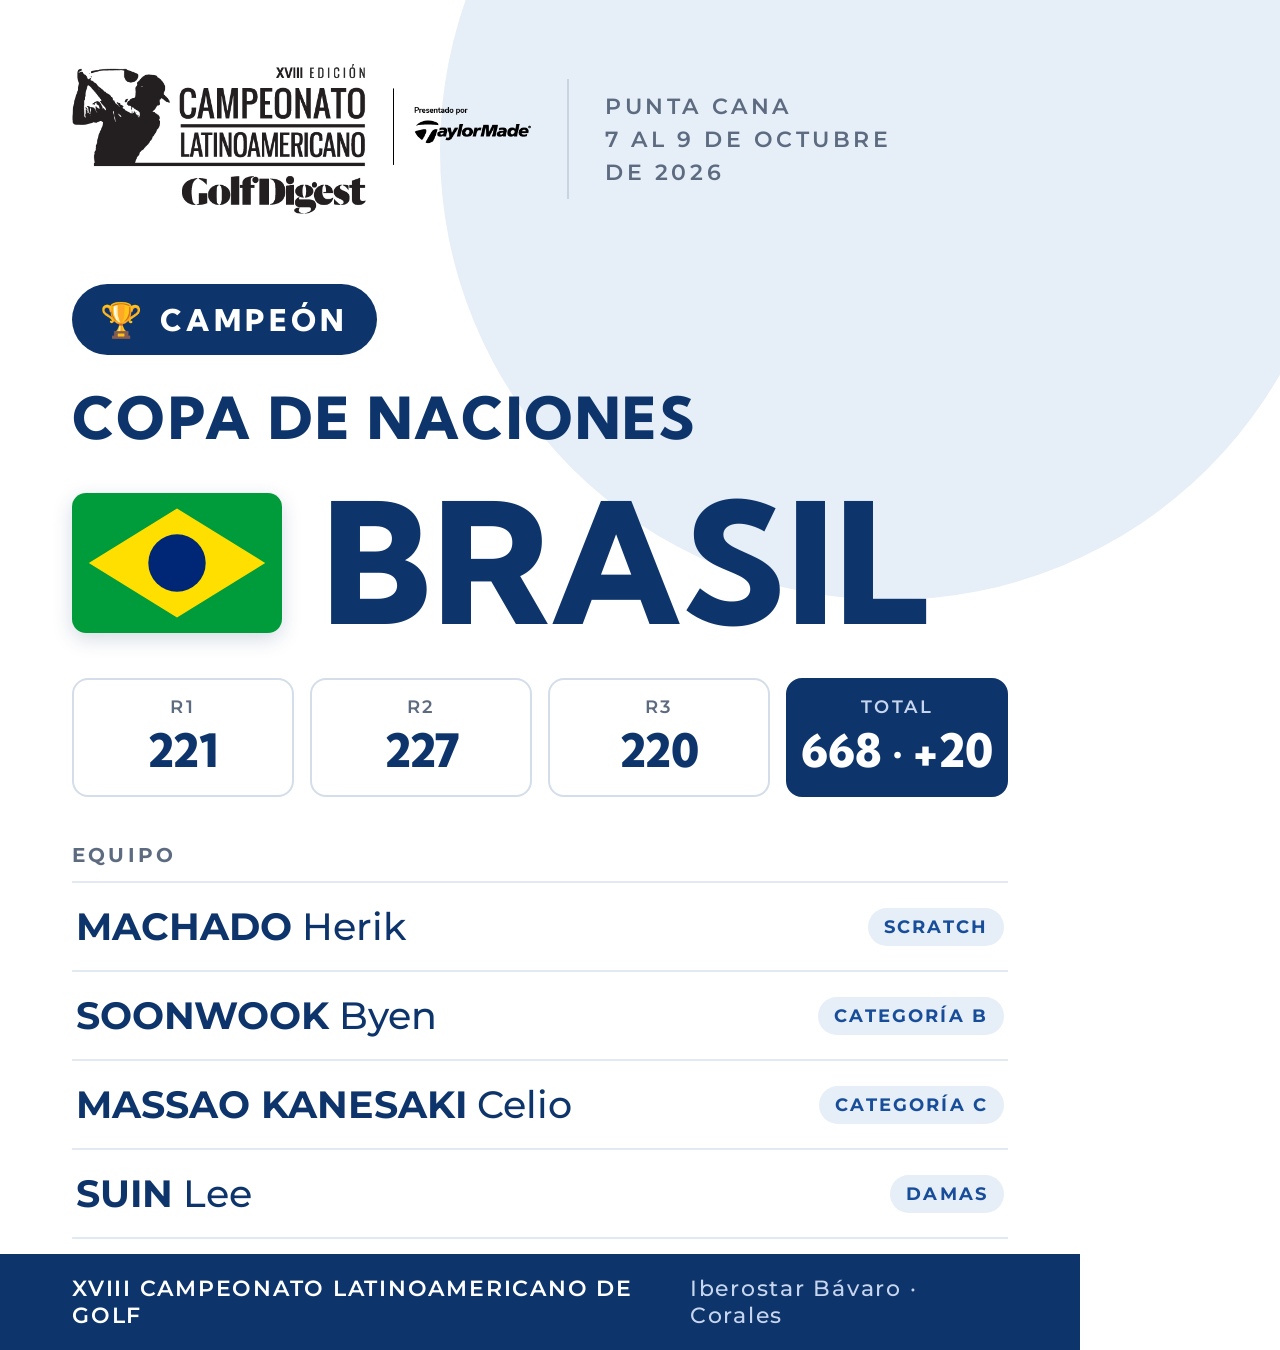
<file: src/impresos/premios/br.html>
<!doctype html><html><head><meta charset="utf-8">
<link rel="stylesheet" href="https://fonts.googleapis.com/css2?family=Kumbh+Sans:wght@600;700;800&family=Montserrat:wght@400;500;600;700&display=swap">
<style>
:root{--accent:#0e356b;--accent-2:#174d99;--soft:#e6eef8;--gold:#c9a227;--muted:#5d6b80}
*{box-sizing:border-box}body{margin:0;width:1080px;height:1350px;background:#fff;font-family:Montserrat,system-ui,sans-serif;color:var(--accent);position:relative;overflow:hidden}
.circ{position:absolute;right:-260px;top:-300px;width:900px;height:900px;border-radius:50%;background:var(--soft)}
.hd{position:relative;display:flex;align-items:center;gap:36px;padding:64px 72px 0}
.hd img{height:150px}
.hd .rule{width:2px;height:120px;background:#c9d4e3}
.hd .meta{font-size:22px;font-weight:600;letter-spacing:.16em;text-transform:uppercase;color:var(--muted);line-height:1.5}
.main{position:relative;padding:70px 72px 0}
.ey{display:inline-flex;align-items:center;gap:14px;background:var(--accent);color:#fff;font-family:"Kumbh Sans",sans-serif;font-weight:800;font-size:30px;letter-spacing:.14em;text-transform:uppercase;padding:14px 28px;border-radius:999px}
.ey .cup{color:var(--gold);font-size:34px}
h2{margin:34px 0 0;font-family:"Kumbh Sans",sans-serif;font-weight:800;font-size:58px;letter-spacing:.04em;text-transform:uppercase;line-height:1}
.country{display:flex;align-items:center;gap:40px;margin-top:40px}
.country svg{width:210px;height:140px;border-radius:14px;box-shadow:0 6px 20px rgba(14,53,107,.18)}
.country b{font-family:"Kumbh Sans",sans-serif;font-weight:800;font-size:168px;line-height:.9;letter-spacing:.01em;text-transform:uppercase}
.score{display:flex;gap:16px;margin-top:40px}
.score div{flex:1;border:2px solid #d4ddea;border-radius:16px;padding:16px 0;text-align:center}
.score small{display:block;font-size:18px;font-weight:600;letter-spacing:.14em;color:var(--muted);text-transform:uppercase}
.score span{display:block;font-family:"Kumbh Sans",sans-serif;font-weight:800;font-size:46px;margin-top:4px;font-variant-numeric:tabular-nums}
.score .tot{background:var(--accent);border-color:var(--accent);color:#fff}.score .tot small{color:#c7d6ee}
.team{margin-top:46px}
.team h3{margin:0 0 14px;font-size:20px;font-weight:700;letter-spacing:.16em;text-transform:uppercase;color:var(--muted)}
.pl{display:flex;align-items:center;justify-content:space-between;padding:20px 4px;border-top:2px solid #e3e9f2;font-size:38px}
.pl:last-child{border-bottom:2px solid #e3e9f2}
.pl b{font-weight:700}.pl .n{font-weight:500}
.pl .c{font-size:18px;font-weight:700;letter-spacing:.12em;text-transform:uppercase;background:var(--soft);color:var(--accent-2);padding:8px 16px;border-radius:999px}
.ft{position:absolute;left:0;right:0;bottom:0;height:96px;background:var(--accent);color:#fff;display:flex;align-items:center;justify-content:space-between;padding:0 72px;font-size:22px;font-weight:600;letter-spacing:.08em}
.ft span:last-child{color:#c7d6ee;font-weight:500}
</style></head><body><div class="circ"></div>
<div class="hd"><img src="[data-uri]"><div class="rule"></div><div class="meta">Punta Cana<br>7 al 9 de octubre<br>de 2026</div></div>
<div class="main">
<div class="ey"><span class="cup">🏆</span> Campeón</div>
<h2>Copa de Naciones</h2>
<div class="country"><svg viewBox="0 0 30 20"><rect width="30" height="20" fill="#009C3B"/><path d="M15 2.2 27.6 10 15 17.8 2.4 10z" fill="#FFDF00"/><circle cx="15" cy="10" r="4.1" fill="#002776"/></svg><b>Brasil</b></div>
<div class="score"><div><small>R1</small><span>221</span></div><div><small>R2</small><span>227</span></div><div><small>R3</small><span>220</span></div><div class="tot"><small>Total</small><span>668 · +20</span></div></div>
<div class="team"><h3>Equipo</h3>
<div class="pl"><span><b>MACHADO</b> <span class="n">Herik</span></span><span class="c">Scratch</span></div>
<div class="pl"><span><b>SOONWOOK</b> <span class="n">Byen</span></span><span class="c">Categoría B</span></div>
<div class="pl"><span><b>MASSAO KANESAKI</b> <span class="n">Celio</span></span><span class="c">Categoría C</span></div>
<div class="pl"><span><b>SUIN</b> <span class="n">Lee</span></span><span class="c">Damas</span></div>
</div></div>
<div class="ft"><span>XVIII CAMPEONATO LATINOAMERICANO DE GOLF</span><span>Iberostar Bávaro · Corales</span></div>
</body></html>
</file>
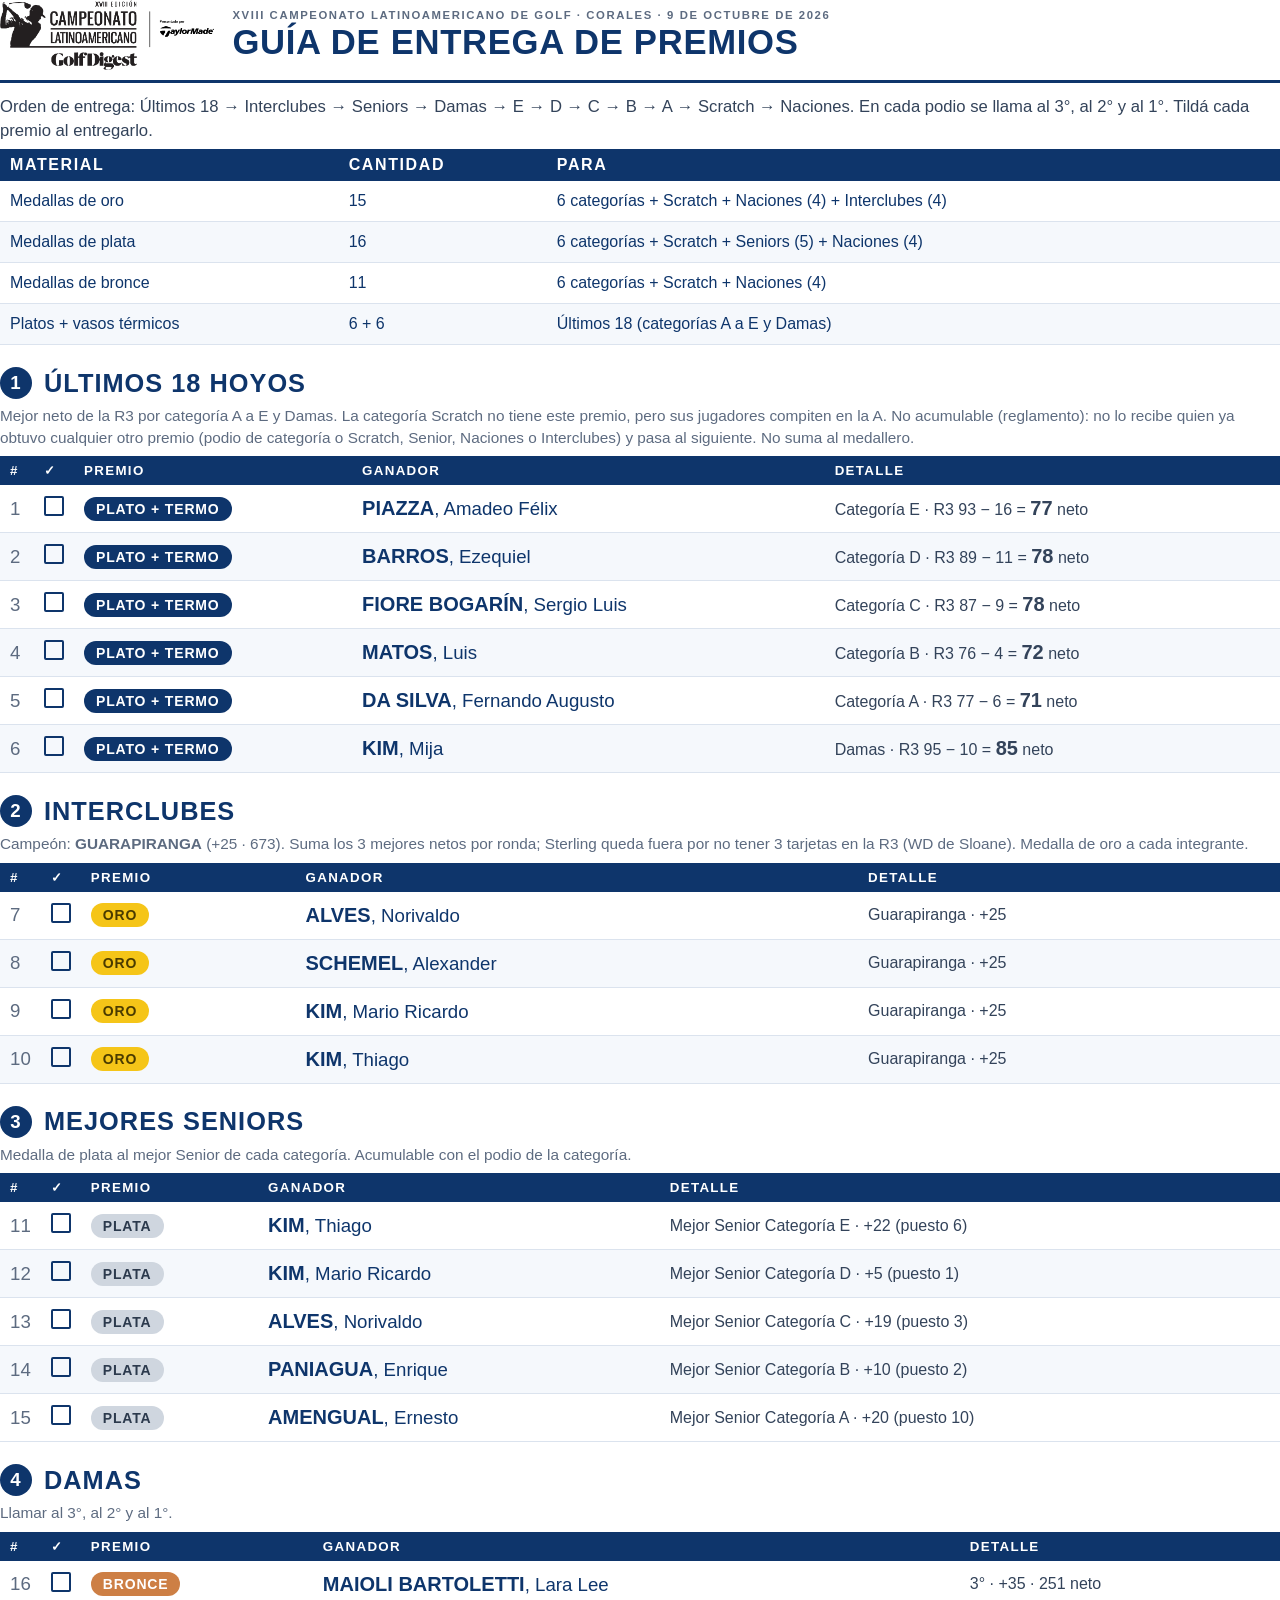
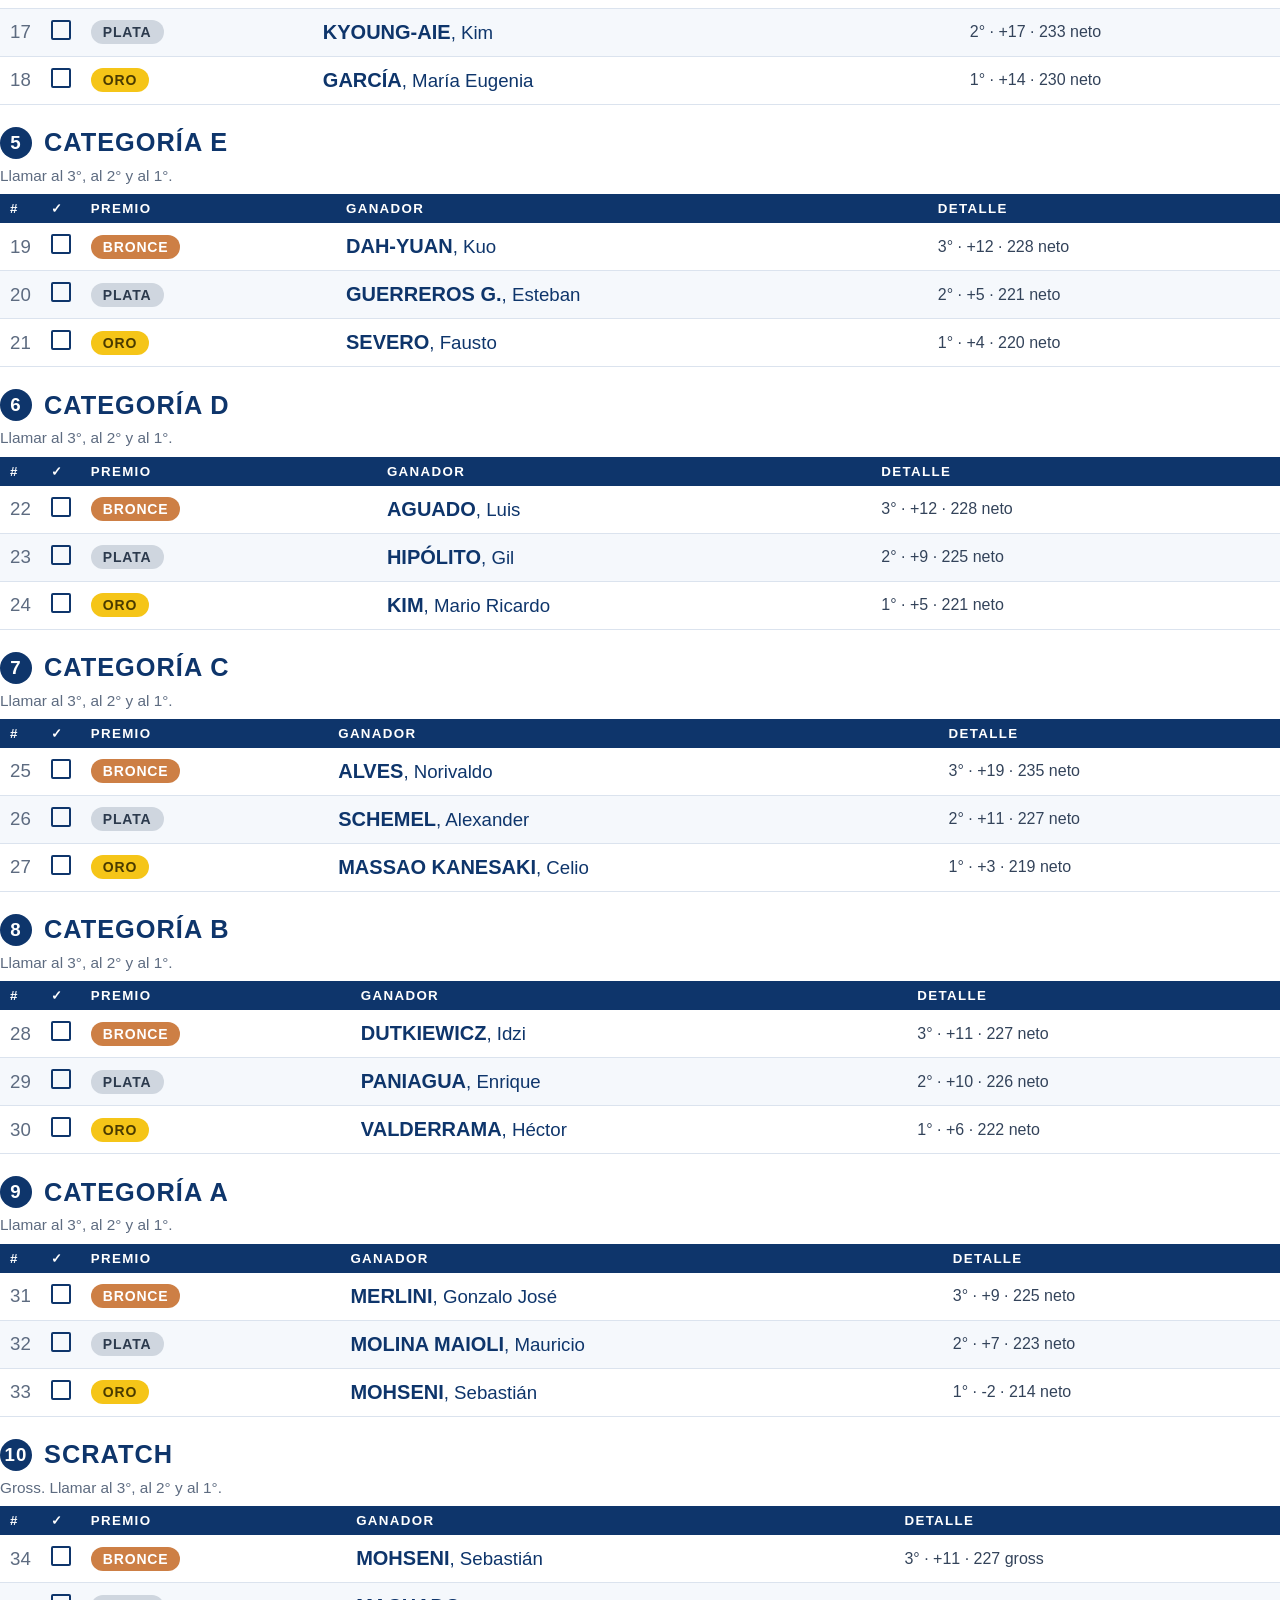
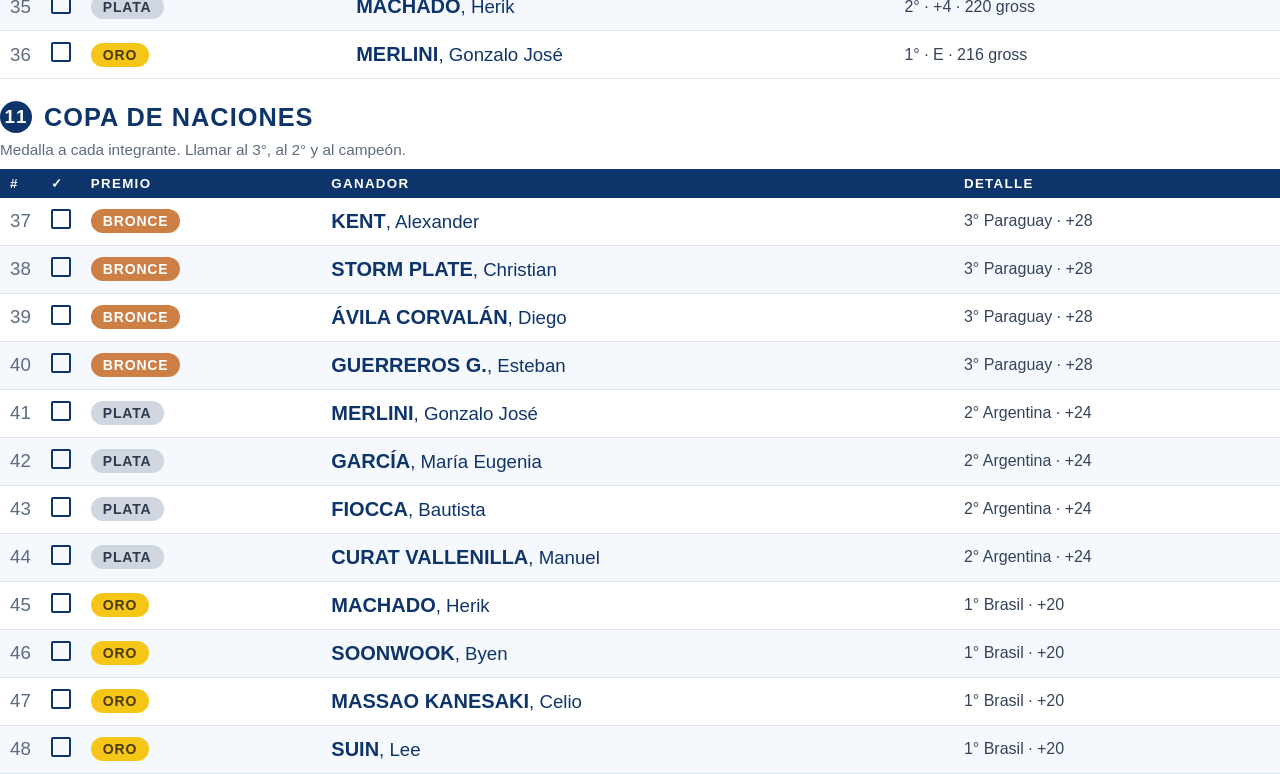
<file: src/impresos/premios/premios.html>
<!doctype html><html><head><meta charset="utf-8"><style>
@page{size:A4;margin:14mm 14mm 16mm}
*{box-sizing:border-box}body{font-family:Montserrat,"Helvetica Neue",Arial,sans-serif;color:#0e356b;font-size:14pt;margin:0}
.hd{display:flex;align-items:center;gap:18px;border-bottom:3px solid #0e356b;padding-bottom:10px}.hd img{height:70px}
.hd .t small{display:block;font-size:8.5pt;letter-spacing:.14em;color:#5d6b80;text-transform:uppercase;font-weight:600}
.hd h1{margin:2px 0 0;font-size:26pt;letter-spacing:.02em;text-transform:uppercase}
.intro{margin:12px 0 6px;color:#33435a;font-size:12.5pt;line-height:1.45}
h2{display:flex;align-items:center;gap:12px;font-size:19pt;text-transform:uppercase;letter-spacing:.04em;margin:22px 0 6px}
h2 span{display:inline-grid;place-items:center;width:32px;height:32px;border-radius:50%;background:#0e356b;color:#fff;font-size:14pt}
section{break-inside:avoid}td b{font-size:15pt}
.note{margin:0 0 8px;color:#5d6b80;font-size:11.5pt;line-height:1.4}
table{width:100%;border-collapse:collapse}th{background:#0e356b;color:#fff;font-size:10pt;letter-spacing:.1em;text-transform:uppercase;text-align:left;padding:7px 10px}
td{padding:11px 10px;border-bottom:1px solid #dbe3ee;vertical-align:middle}tbody tr:nth-child(even) td{background:#f5f8fc}
td.n{width:34px;color:#5d6b80;font-variant-numeric:tabular-nums}td.ck{width:30px}td.ck:before{content:"";display:inline-block;width:16px;height:16px;border:2px solid #0e356b;border-radius:2px}
td.det{color:#33435a;font-size:12pt}
.m{display:inline-block;font-size:10.5pt;font-weight:700;letter-spacing:.06em;text-transform:uppercase;padding:4px 12px;border-radius:999px;white-space:nowrap}
.oro{background:#f5c518;color:#4a3b00}.plata{background:#cfd6df;color:#2c3a4d}.bronce{background:#cd7f45;color:#fff}.plato{background:#0e356b;color:#fff}
.inv td,.inv th{font-size:12pt}
</style></head><body>
<div class="hd"><img src="[data-uri]"><div class="t"><small>XVIII Campeonato Latinoamericano de Golf · Corales · 9 de octubre de 2026</small><h1>Guía de entrega de premios</h1></div></div>
<p class="intro">Orden de entrega: Últimos 18 → Interclubes → Seniors → Damas → E → D → C → B → A → Scratch → Naciones. En cada podio se llama al 3°, al 2° y al 1°. Tildá cada premio al entregarlo.</p>
<table class="inv"><thead><tr><th>Material</th><th>Cantidad</th><th>Para</th></tr></thead><tbody><tr><td>Medallas de oro</td><td>15</td><td>6 categorías + Scratch + Naciones (4) + Interclubes (4)</td></tr><tr><td>Medallas de plata</td><td>16</td><td>6 categorías + Scratch + Seniors (5) + Naciones (4)</td></tr><tr><td>Medallas de bronce</td><td>11</td><td>6 categorías + Scratch + Naciones (4)</td></tr><tr><td>Platos + vasos térmicos</td><td>6 + 6</td><td>Últimos 18 (categorías A a E y Damas)</td></tr></tbody></table><section><h2><span>1</span>Últimos 18 hoyos</h2><p class="note">Mejor neto de la R3 por categoría A a E y Damas. La categoría Scratch no tiene este premio, pero sus jugadores compiten en la A. No acumulable (reglamento): no lo recibe quien ya obtuvo cualquier otro premio (podio de categoría o Scratch, Senior, Naciones o Interclubes) y pasa al siguiente. No suma al medallero.</p><table><thead><tr><th>#</th><th>✓</th><th>Premio</th><th>Ganador</th><th>Detalle</th></tr></thead><tbody><tr><td class="n">1</td><td class="ck"></td><td><span class="m plato">Plato + Termo</span></td><td><b>PIAZZA</b>, Amadeo Félix</td><td class="det">Categoría E · R3 93 − 16 = <b>77</b> neto</td></tr><tr><td class="n">2</td><td class="ck"></td><td><span class="m plato">Plato + Termo</span></td><td><b>BARROS</b>, Ezequiel</td><td class="det">Categoría D · R3 89 − 11 = <b>78</b> neto</td></tr><tr><td class="n">3</td><td class="ck"></td><td><span class="m plato">Plato + Termo</span></td><td><b>FIORE BOGARÍN</b>, Sergio Luis</td><td class="det">Categoría C · R3 87 − 9 = <b>78</b> neto</td></tr><tr><td class="n">4</td><td class="ck"></td><td><span class="m plato">Plato + Termo</span></td><td><b>MATOS</b>, Luis</td><td class="det">Categoría B · R3 76 − 4 = <b>72</b> neto</td></tr><tr><td class="n">5</td><td class="ck"></td><td><span class="m plato">Plato + Termo</span></td><td><b>DA SILVA</b>, Fernando Augusto</td><td class="det">Categoría A · R3 77 − 6 = <b>71</b> neto</td></tr><tr><td class="n">6</td><td class="ck"></td><td><span class="m plato">Plato + Termo</span></td><td><b>KIM</b>, Mija</td><td class="det">Damas · R3 95 − 10 = <b>85</b> neto</td></tr></tbody></table></section><section><h2><span>2</span>Interclubes</h2><p class="note">Campeón: <b>GUARAPIRANGA</b> (+25 · 673). Suma los 3 mejores netos por ronda; Sterling queda fuera por no tener 3 tarjetas en la R3 (WD de Sloane). Medalla de oro a cada integrante.</p><table><thead><tr><th>#</th><th>✓</th><th>Premio</th><th>Ganador</th><th>Detalle</th></tr></thead><tbody><tr><td class="n">7</td><td class="ck"></td><td><span class="m oro">Oro</span></td><td><b>ALVES</b>, Norivaldo</td><td class="det">Guarapiranga · +25</td></tr><tr><td class="n">8</td><td class="ck"></td><td><span class="m oro">Oro</span></td><td><b>SCHEMEL</b>, Alexander</td><td class="det">Guarapiranga · +25</td></tr><tr><td class="n">9</td><td class="ck"></td><td><span class="m oro">Oro</span></td><td><b>KIM</b>, Mario Ricardo</td><td class="det">Guarapiranga · +25</td></tr><tr><td class="n">10</td><td class="ck"></td><td><span class="m oro">Oro</span></td><td><b>KIM</b>, Thiago</td><td class="det">Guarapiranga · +25</td></tr></tbody></table></section><section><h2><span>3</span>Mejores Seniors</h2><p class="note">Medalla de plata al mejor Senior de cada categoría. Acumulable con el podio de la categoría.</p><table><thead><tr><th>#</th><th>✓</th><th>Premio</th><th>Ganador</th><th>Detalle</th></tr></thead><tbody><tr><td class="n">11</td><td class="ck"></td><td><span class="m plata">Plata</span></td><td><b>KIM</b>, Thiago</td><td class="det">Mejor Senior Categoría E · +22 (puesto 6)</td></tr><tr><td class="n">12</td><td class="ck"></td><td><span class="m plata">Plata</span></td><td><b>KIM</b>, Mario Ricardo</td><td class="det">Mejor Senior Categoría D · +5 (puesto 1)</td></tr><tr><td class="n">13</td><td class="ck"></td><td><span class="m plata">Plata</span></td><td><b>ALVES</b>, Norivaldo</td><td class="det">Mejor Senior Categoría C · +19 (puesto 3)</td></tr><tr><td class="n">14</td><td class="ck"></td><td><span class="m plata">Plata</span></td><td><b>PANIAGUA</b>, Enrique</td><td class="det">Mejor Senior Categoría B · +10 (puesto 2)</td></tr><tr><td class="n">15</td><td class="ck"></td><td><span class="m plata">Plata</span></td><td><b>AMENGUAL</b>, Ernesto</td><td class="det">Mejor Senior Categoría A · +20 (puesto 10)</td></tr></tbody></table></section><section><h2><span>4</span>Damas</h2><p class="note">Llamar al 3°, al 2° y al 1°.</p><table><thead><tr><th>#</th><th>✓</th><th>Premio</th><th>Ganador</th><th>Detalle</th></tr></thead><tbody><tr><td class="n">16</td><td class="ck"></td><td><span class="m bronce">Bronce</span></td><td><b>MAIOLI BARTOLETTI</b>, Lara Lee</td><td class="det">3° · +35 · 251 neto</td></tr><tr><td class="n">17</td><td class="ck"></td><td><span class="m plata">Plata</span></td><td><b>KYOUNG-AIE</b>, Kim</td><td class="det">2° · +17 · 233 neto</td></tr><tr><td class="n">18</td><td class="ck"></td><td><span class="m oro">Oro</span></td><td><b>GARCÍA</b>, María Eugenia</td><td class="det">1° · +14 · 230 neto</td></tr></tbody></table></section><section><h2><span>5</span>Categoría E</h2><p class="note">Llamar al 3°, al 2° y al 1°.</p><table><thead><tr><th>#</th><th>✓</th><th>Premio</th><th>Ganador</th><th>Detalle</th></tr></thead><tbody><tr><td class="n">19</td><td class="ck"></td><td><span class="m bronce">Bronce</span></td><td><b>DAH-YUAN</b>, Kuo</td><td class="det">3° · +12 · 228 neto</td></tr><tr><td class="n">20</td><td class="ck"></td><td><span class="m plata">Plata</span></td><td><b>GUERREROS G.</b>, Esteban</td><td class="det">2° · +5 · 221 neto</td></tr><tr><td class="n">21</td><td class="ck"></td><td><span class="m oro">Oro</span></td><td><b>SEVERO</b>, Fausto</td><td class="det">1° · +4 · 220 neto</td></tr></tbody></table></section><section><h2><span>6</span>Categoría D</h2><p class="note">Llamar al 3°, al 2° y al 1°.</p><table><thead><tr><th>#</th><th>✓</th><th>Premio</th><th>Ganador</th><th>Detalle</th></tr></thead><tbody><tr><td class="n">22</td><td class="ck"></td><td><span class="m bronce">Bronce</span></td><td><b>AGUADO</b>, Luis</td><td class="det">3° · +12 · 228 neto</td></tr><tr><td class="n">23</td><td class="ck"></td><td><span class="m plata">Plata</span></td><td><b>HIPÓLITO</b>, Gil</td><td class="det">2° · +9 · 225 neto</td></tr><tr><td class="n">24</td><td class="ck"></td><td><span class="m oro">Oro</span></td><td><b>KIM</b>, Mario Ricardo</td><td class="det">1° · +5 · 221 neto</td></tr></tbody></table></section><section><h2><span>7</span>Categoría C</h2><p class="note">Llamar al 3°, al 2° y al 1°.</p><table><thead><tr><th>#</th><th>✓</th><th>Premio</th><th>Ganador</th><th>Detalle</th></tr></thead><tbody><tr><td class="n">25</td><td class="ck"></td><td><span class="m bronce">Bronce</span></td><td><b>ALVES</b>, Norivaldo</td><td class="det">3° · +19 · 235 neto</td></tr><tr><td class="n">26</td><td class="ck"></td><td><span class="m plata">Plata</span></td><td><b>SCHEMEL</b>, Alexander</td><td class="det">2° · +11 · 227 neto</td></tr><tr><td class="n">27</td><td class="ck"></td><td><span class="m oro">Oro</span></td><td><b>MASSAO KANESAKI</b>, Celio</td><td class="det">1° · +3 · 219 neto</td></tr></tbody></table></section><section><h2><span>8</span>Categoría B</h2><p class="note">Llamar al 3°, al 2° y al 1°.</p><table><thead><tr><th>#</th><th>✓</th><th>Premio</th><th>Ganador</th><th>Detalle</th></tr></thead><tbody><tr><td class="n">28</td><td class="ck"></td><td><span class="m bronce">Bronce</span></td><td><b>DUTKIEWICZ</b>, Idzi</td><td class="det">3° · +11 · 227 neto</td></tr><tr><td class="n">29</td><td class="ck"></td><td><span class="m plata">Plata</span></td><td><b>PANIAGUA</b>, Enrique</td><td class="det">2° · +10 · 226 neto</td></tr><tr><td class="n">30</td><td class="ck"></td><td><span class="m oro">Oro</span></td><td><b>VALDERRAMA</b>, Héctor</td><td class="det">1° · +6 · 222 neto</td></tr></tbody></table></section><section><h2><span>9</span>Categoría A</h2><p class="note">Llamar al 3°, al 2° y al 1°.</p><table><thead><tr><th>#</th><th>✓</th><th>Premio</th><th>Ganador</th><th>Detalle</th></tr></thead><tbody><tr><td class="n">31</td><td class="ck"></td><td><span class="m bronce">Bronce</span></td><td><b>MERLINI</b>, Gonzalo José</td><td class="det">3° · +9 · 225 neto</td></tr><tr><td class="n">32</td><td class="ck"></td><td><span class="m plata">Plata</span></td><td><b>MOLINA MAIOLI</b>, Mauricio</td><td class="det">2° · +7 · 223 neto</td></tr><tr><td class="n">33</td><td class="ck"></td><td><span class="m oro">Oro</span></td><td><b>MOHSENI</b>, Sebastián</td><td class="det">1° · -2 · 214 neto</td></tr></tbody></table></section><section><h2><span>10</span>Scratch</h2><p class="note">Gross. Llamar al 3°, al 2° y al 1°.</p><table><thead><tr><th>#</th><th>✓</th><th>Premio</th><th>Ganador</th><th>Detalle</th></tr></thead><tbody><tr><td class="n">34</td><td class="ck"></td><td><span class="m bronce">Bronce</span></td><td><b>MOHSENI</b>, Sebastián</td><td class="det">3° · +11 · 227 gross</td></tr><tr><td class="n">35</td><td class="ck"></td><td><span class="m plata">Plata</span></td><td><b>MACHADO</b>, Herik</td><td class="det">2° · +4 · 220 gross</td></tr><tr><td class="n">36</td><td class="ck"></td><td><span class="m oro">Oro</span></td><td><b>MERLINI</b>, Gonzalo José</td><td class="det">1° · E · 216 gross</td></tr></tbody></table></section><section><h2><span>11</span>Copa de Naciones</h2><p class="note">Medalla a cada integrante. Llamar al 3°, al 2° y al campeón.</p><table><thead><tr><th>#</th><th>✓</th><th>Premio</th><th>Ganador</th><th>Detalle</th></tr></thead><tbody><tr><td class="n">37</td><td class="ck"></td><td><span class="m bronce">Bronce</span></td><td><b>KENT</b>, Alexander</td><td class="det">3° Paraguay · +28</td></tr><tr><td class="n">38</td><td class="ck"></td><td><span class="m bronce">Bronce</span></td><td><b>STORM PLATE</b>, Christian</td><td class="det">3° Paraguay · +28</td></tr><tr><td class="n">39</td><td class="ck"></td><td><span class="m bronce">Bronce</span></td><td><b>ÁVILA CORVALÁN</b>, Diego</td><td class="det">3° Paraguay · +28</td></tr><tr><td class="n">40</td><td class="ck"></td><td><span class="m bronce">Bronce</span></td><td><b>GUERREROS G.</b>, Esteban</td><td class="det">3° Paraguay · +28</td></tr><tr><td class="n">41</td><td class="ck"></td><td><span class="m plata">Plata</span></td><td><b>MERLINI</b>, Gonzalo José</td><td class="det">2° Argentina · +24</td></tr><tr><td class="n">42</td><td class="ck"></td><td><span class="m plata">Plata</span></td><td><b>GARCÍA</b>, María Eugenia</td><td class="det">2° Argentina · +24</td></tr><tr><td class="n">43</td><td class="ck"></td><td><span class="m plata">Plata</span></td><td><b>FIOCCA</b>, Bautista</td><td class="det">2° Argentina · +24</td></tr><tr><td class="n">44</td><td class="ck"></td><td><span class="m plata">Plata</span></td><td><b>CURAT VALLENILLA</b>, Manuel</td><td class="det">2° Argentina · +24</td></tr><tr><td class="n">45</td><td class="ck"></td><td><span class="m oro">Oro</span></td><td><b>MACHADO</b>, Herik</td><td class="det">1° Brasil · +20</td></tr><tr><td class="n">46</td><td class="ck"></td><td><span class="m oro">Oro</span></td><td><b>SOONWOOK</b>, Byen</td><td class="det">1° Brasil · +20</td></tr><tr><td class="n">47</td><td class="ck"></td><td><span class="m oro">Oro</span></td><td><b>MASSAO KANESAKI</b>, Celio</td><td class="det">1° Brasil · +20</td></tr><tr><td class="n">48</td><td class="ck"></td><td><span class="m oro">Oro</span></td><td><b>SUIN</b>, Lee</td><td class="det">1° Brasil · +20</td></tr></tbody></table></section></body></html>
</file>
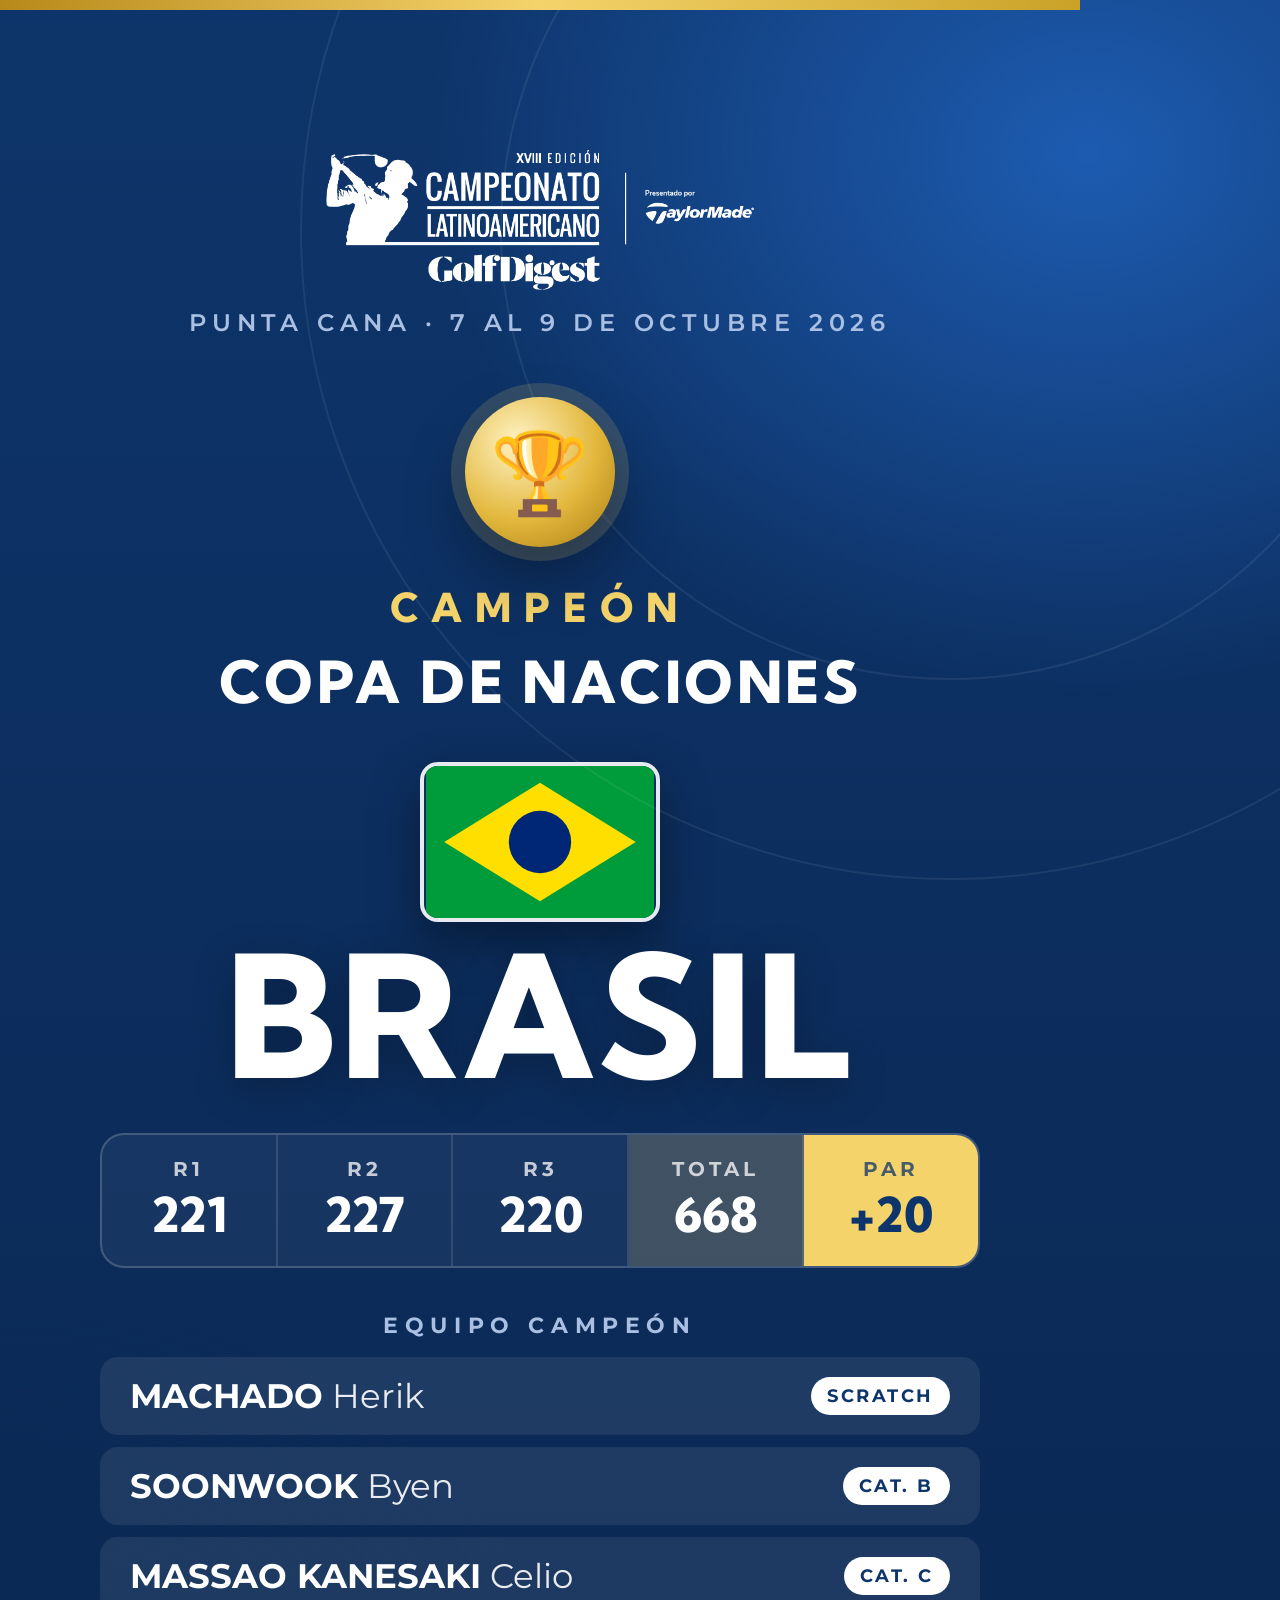
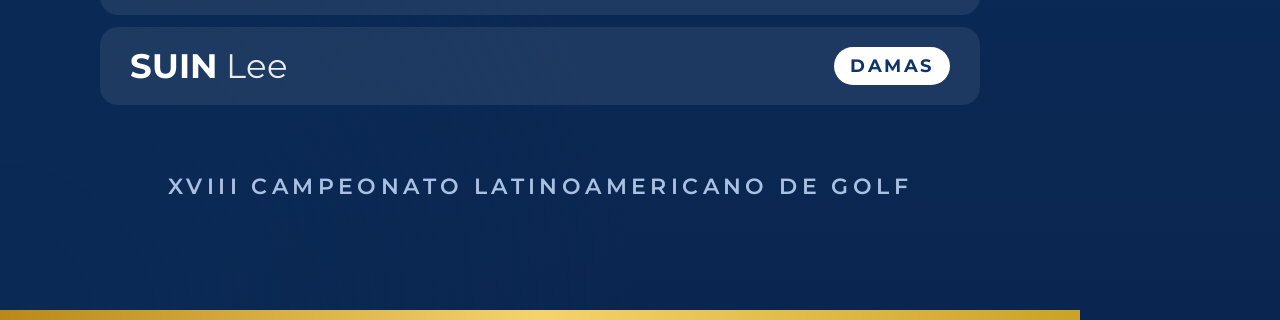
<file: src/impresos/premios/story.html>
<!doctype html><html><head><meta charset="utf-8">
<link rel="stylesheet" href="https://fonts.googleapis.com/css2?family=Kumbh+Sans:wght@600;700;800&family=Montserrat:wght@400;500;600;700&display=swap">
<style>
*{box-sizing:border-box}
body{margin:0;width:1080px;height:1920px;overflow:hidden;font-family:Montserrat,system-ui,sans-serif;color:#fff;position:relative;
background:radial-gradient(1100px 900px at 85% 8%,#1d5bb0 0%,rgba(29,91,176,0) 60%),radial-gradient(900px 900px at 0% 100%,#0a2a55 0%,rgba(10,42,85,0) 70%),linear-gradient(180deg,#0e356b 0%,#0a2650 100%)}
.ring{position:absolute;border-radius:50%;border:2px solid rgba(255,255,255,.07)}
.r1{width:1300px;height:1300px;right:-520px;top:-420px}.r2{width:900px;height:900px;right:-320px;top:-220px}
.gold{position:absolute;left:0;right:0;height:10px;background:linear-gradient(90deg,#b8891a,#f5d36b,#c9a227)}
.top{top:0}.bot{bottom:0}
.hd{position:relative;display:flex;flex-direction:column;align-items:center;padding-top:150px;gap:18px}
.hd img{height:140px;filter:brightness(0) invert(1)}
.hd .meta{font-size:24px;font-weight:600;letter-spacing:.24em;text-transform:uppercase;color:#a9c0e3}
.cup{position:relative;margin:60px auto 0;width:150px;height:150px;border-radius:50%;display:grid;place-items:center;
background:radial-gradient(circle at 35% 30%,#fff3c4,#e2b73c 55%,#a87c12);box-shadow:0 0 0 14px rgba(245,211,107,.15),0 30px 60px rgba(0,0,0,.35);font-size:80px}
.ey{text-align:center;margin-top:36px;font-family:"Kumbh Sans",sans-serif;font-weight:800;font-size:40px;letter-spacing:.32em;text-transform:uppercase;color:#f5d36b}
h2{text-align:center;margin:14px 0 0;font-family:"Kumbh Sans",sans-serif;font-weight:800;font-size:58px;letter-spacing:.06em;text-transform:uppercase}
.country{display:flex;flex-direction:column;align-items:center;gap:22px;margin-top:44px}
.country svg{width:240px;height:160px;border-radius:18px;box-shadow:0 20px 50px rgba(0,0,0,.4);border:4px solid rgba(255,255,255,.9)}
.country b{font-family:"Kumbh Sans",sans-serif;font-weight:800;font-size:170px;line-height:.85;letter-spacing:.02em;text-transform:uppercase;text-shadow:0 10px 40px rgba(0,0,0,.25)}
.score{display:flex;justify-content:center;gap:0;margin:44px auto 0;width:880px;border:2px solid rgba(255,255,255,.18);border-radius:24px;overflow:hidden;background:rgba(255,255,255,.05)}
.score div{flex:1;text-align:center;padding:22px 0;border-right:2px solid rgba(255,255,255,.12)}
.score div:last-child{border:0;background:#f5d36b;color:#0e356b}.score .t{background:rgba(245,211,107,.18)}
.score small{display:block;font-size:20px;font-weight:700;letter-spacing:.2em;opacity:.75}
.score span{display:block;font-family:"Kumbh Sans",sans-serif;font-weight:800;font-size:48px;margin-top:4px}
.team{width:880px;margin:44px auto 0}
.team h3{margin:0 0 18px;text-align:center;font-size:22px;font-weight:700;letter-spacing:.3em;text-transform:uppercase;color:#a9c0e3}
.pl{display:flex;align-items:center;justify-content:space-between;padding:18px 30px;margin-bottom:12px;border-radius:18px;background:rgba(255,255,255,.08);font-size:34px}
.pl b{font-weight:700}.pl .n{font-weight:400;opacity:.9}
.pl .c{font-size:18px;font-weight:700;letter-spacing:.14em;text-transform:uppercase;color:#0e356b;background:#fff;padding:8px 16px;border-radius:999px}
.ft{position:absolute;left:0;right:0;bottom:120px;text-align:center;font-size:22px;font-weight:600;letter-spacing:.2em;text-transform:uppercase;color:#a9c0e3}
</style></head><body>
<div class="ring r1"></div><div class="ring r2"></div><div class="gold top"></div>
<div class="hd"><img src="[data-uri]"><div class="meta">Punta Cana · 7 al 9 de octubre 2026</div></div>
<div class="cup">🏆</div>
<div class="ey">Campeón</div>
<h2>Copa de Naciones</h2>
<div class="country"><svg viewBox="0 0 30 20"><rect width="30" height="20" fill="#009C3B"/><path d="M15 2.2 27.6 10 15 17.8 2.4 10z" fill="#FFDF00"/><circle cx="15" cy="10" r="4.1" fill="#002776"/></svg><b>Brasil</b></div>
<div class="score"><div><small>R1</small><span>221</span></div><div><small>R2</small><span>227</span></div><div><small>R3</small><span>220</span></div><div class="t"><small>TOTAL</small><span>668</span></div><div><small>PAR</small><span>+20</span></div></div>
<div class="team"><h3>Equipo campeón</h3>
<div class="pl"><span><b>MACHADO</b> <span class="n">Herik</span></span><span class="c">Scratch</span></div>
<div class="pl"><span><b>SOONWOOK</b> <span class="n">Byen</span></span><span class="c">Cat. B</span></div>
<div class="pl"><span><b>MASSAO KANESAKI</b> <span class="n">Celio</span></span><span class="c">Cat. C</span></div>
<div class="pl"><span><b>SUIN</b> <span class="n">Lee</span></span><span class="c">Damas</span></div>
</div>
<div class="ft">XVIII Campeonato Latinoamericano de Golf</div>
<div class="gold bot"></div>
</body></html>
</file>
